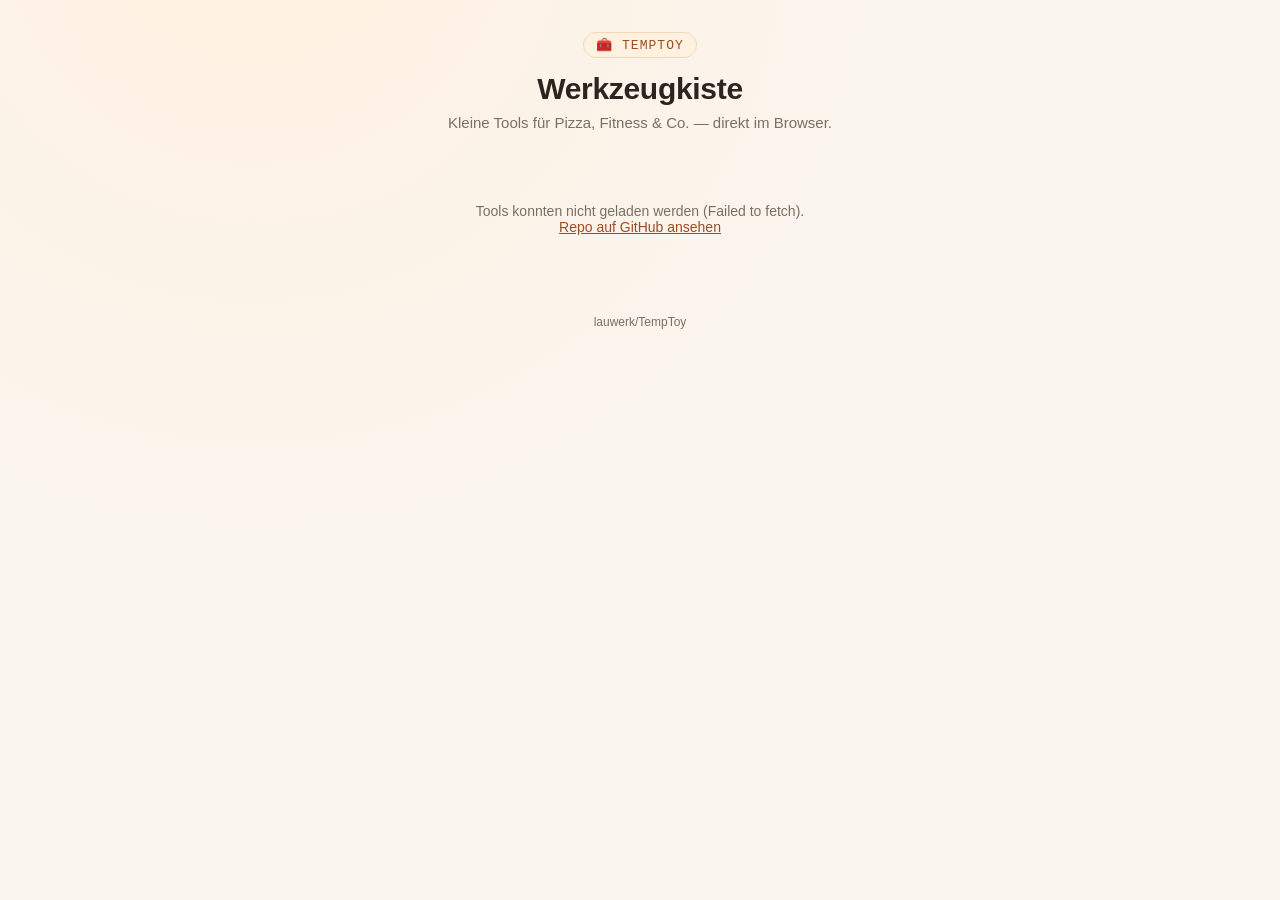
<file: index.html>
<!DOCTYPE html>
<html lang="de">
<head>
<meta charset="UTF-8">
<meta name="viewport" content="width=device-width, initial-scale=1.0">
<title>TempToy</title>
<link rel="icon" href="data:image/svg+xml,<svg xmlns=%22http://www.w3.org/2000/svg%22 viewBox=%220 0 100 100%22><text y=%22.9em%22 font-size=%2290%22>🧰</text></svg>">
<style>
  :root {
    --bg: #faf5ee;
    --card: #ffffff;
    --ink: #2b2420;
    --muted: #7a6f63;
    --accent: #c1622d;
    --accent-dark: #9c4d22;
    --border: #e8ddce;
  }
  * { box-sizing: border-box; }
  body {
    margin: 0;
    font-family: -apple-system, BlinkMacSystemFont, "Segoe UI", Roboto, sans-serif;
    background: radial-gradient(circle at 20% -10%, #fff1e0 0%, var(--bg) 45%);
    color: var(--ink);
    min-height: 100vh;
    padding: 32px 20px 60px;
  }
  header { max-width: 640px; margin: 0 auto 28px; text-align: center; }
  .wordmark {
    display: inline-flex; align-items: center; gap: 8px;
    font-family: "SF Mono", "Courier New", monospace;
    font-size: 13px; letter-spacing: 0.08em; text-transform: uppercase;
    color: var(--accent-dark); background: #fff1e0; border: 1px solid #f1d9b8;
    padding: 4px 12px; border-radius: 999px; margin-bottom: 14px;
  }
  h1 { margin: 0 0 8px; font-size: 30px; letter-spacing: -0.01em; }
  p.sub { margin: 0; color: var(--muted); font-size: 15px; }
  .grid { max-width: 640px; margin: 0 auto; display: grid; grid-template-columns: 1fr; gap: 14px; }
  @media (min-width: 560px) { .grid { grid-template-columns: 1fr 1fr; } }
  a.card {
    display: flex; align-items: flex-start; gap: 14px;
    background: var(--card); border: 1px solid var(--border); border-radius: 16px;
    padding: 18px; text-decoration: none; color: var(--ink);
    box-shadow: 0 1px 2px rgba(43,36,32,0.04);
    transition: transform 0.12s ease, box-shadow 0.12s ease, border-color 0.12s ease;
    -webkit-tap-highlight-color: transparent;
  }
  a.card:active { transform: scale(0.98); background: #fbf3ea; }
  @media (hover: hover) {
    a.card:hover { transform: translateY(-2px); box-shadow: 0 8px 20px rgba(43,36,32,0.08); border-color: #f1d9b8; }
  }
  .icon { font-size: 26px; line-height: 1; flex-shrink: 0; }
  .card-title { font-weight: 600; font-size: 16px; margin-bottom: 3px; }
  .card-desc { font-size: 13.5px; color: var(--muted); line-height: 1.4; }
  .arrow { margin-left: auto; color: var(--accent); font-size: 18px; align-self: center; flex-shrink: 0; }
  .empty {
    grid-column: 1 / -1; text-align: center; color: var(--muted);
    font-size: 14px; padding: 30px 10px;
  }
  .empty a { color: var(--accent-dark); }
  .skeleton {
    grid-column: 1 / -1; text-align: center; color: var(--muted); font-size: 14px; padding: 20px;
  }
  footer { max-width: 640px; margin: 36px auto 0; text-align: center; font-size: 12px; color: var(--muted); }
</style>
</head>
<body>
  <header>
    <div class="wordmark">🧰 TempToy</div>
    <h1>Werkzeugkiste</h1>
    <p class="sub">Kleine Tools für Pizza, Fitness &amp; Co. — direkt im Browser.</p>
  </header>

  <main class="grid" id="grid">
    <p class="skeleton">Lade Tools …</p>
  </main>

  <footer>lauwerk/TempToy</footer>

<script>
  const OWNER = "lauwerk";
  const REPO = "TempToy";
  const BRANCH = "main";

  function formatName(name) {
    return name.replace(/[-_]/g, " ").replace(/\b\w/g, c => c.toUpperCase());
  }

  function escapeHtml(str) {
    const div = document.createElement("div");
    div.textContent = str;
    return div.innerHTML;
  }

  function renderCard(tool) {
    return `
      <a class="card" href="${tool.folder}/">
        <span class="icon">${tool.icon}</span>
        <span>
          <span class="card-title">${escapeHtml(tool.title)}</span>
          ${tool.desc ? `<span class="card-desc">${escapeHtml(tool.desc)}</span>` : ""}
        </span>
        <span class="arrow">→</span>
      </a>`;
  }

  async function loadTools() {
    const grid = document.getElementById("grid");
    try {
      const res = await fetch(
        `https://api.github.com/repos/${OWNER}/${REPO}/contents/?ref=${BRANCH}`,
        { cache: "no-store" }
      );
      if (!res.ok) throw new Error("GitHub API: " + res.status);
      const entries = await res.json();
      const dirs = entries.filter(e => e.type === "dir");

      const results = await Promise.all(dirs.map(async (dir) => {
        try {
          const pageRes = await fetch(`${dir.name}/index.html`, { cache: "no-store" });
          if (!pageRes.ok) return null; // kein index.html -> kein Tool, überspringen
          const html = await pageRes.text();
          const doc = new DOMParser().parseFromString(html, "text/html");
          const title = doc.querySelector("title")?.textContent?.trim() || formatName(dir.name);
          const desc = doc.querySelector('meta[name="description"]')?.content?.trim() || "";
          const icon = doc.querySelector('meta[name="tool-icon"]')?.content?.trim() || "🔧";
          return { folder: dir.name, title, desc, icon };
        } catch {
          return null;
        }
      }));

      const tools = results.filter(Boolean).sort((a, b) => a.title.localeCompare(b.title, "de"));

      grid.innerHTML = tools.length
        ? tools.map(renderCard).join("")
        : `<p class="empty">Noch keine Tools gefunden.<br><a href="https://github.com/${OWNER}/${REPO}">Repo auf GitHub ansehen</a></p>`;

    } catch (err) {
      grid.innerHTML = `<p class="empty">Tools konnten nicht geladen werden (${escapeHtml(err.message)}).<br>
        <a href="https://github.com/${OWNER}/${REPO}">Repo auf GitHub ansehen</a></p>`;
    }
  }

  loadTools();
</script>
</body>
</html>
</file>
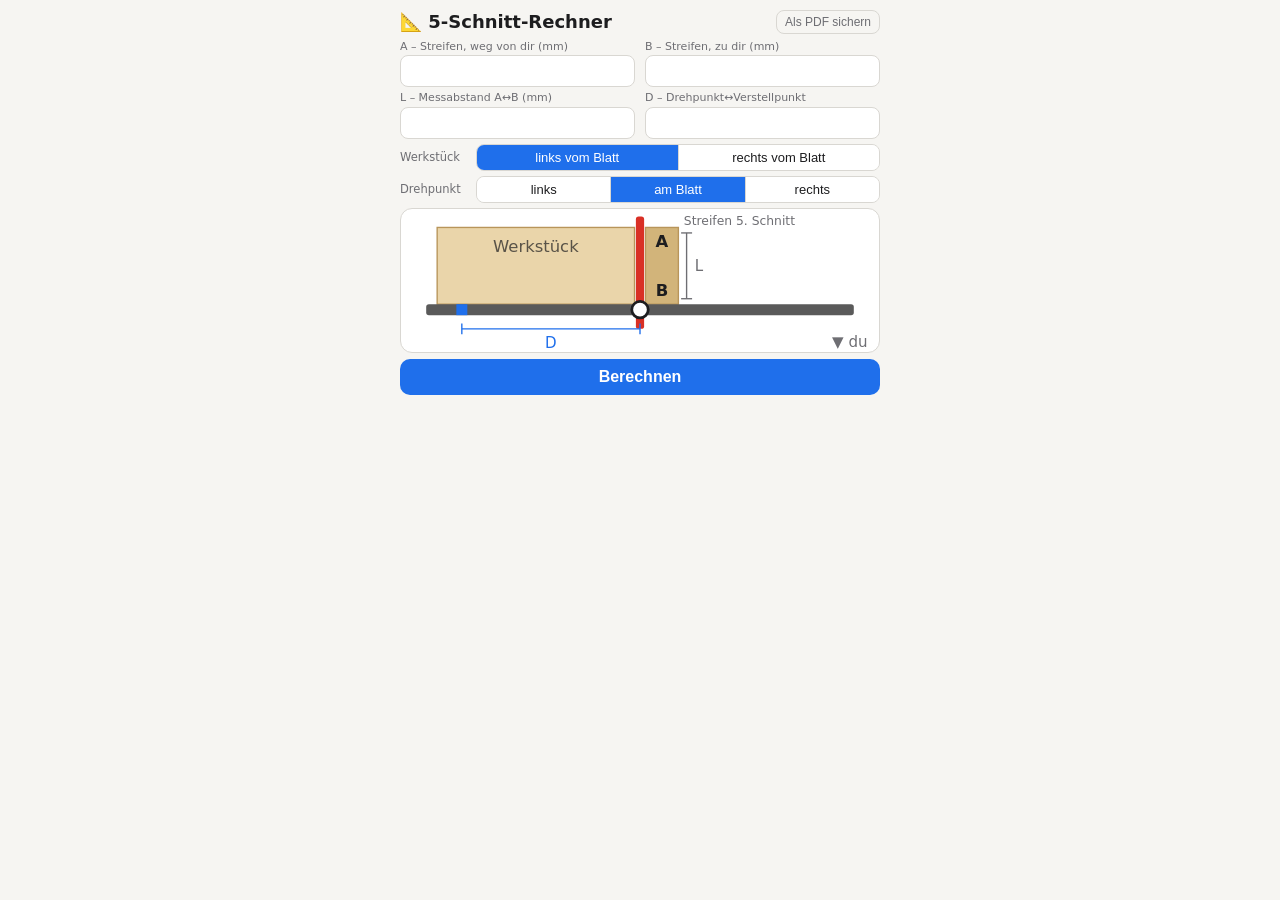
<file: 5-cut/index.html>
<!DOCTYPE html>
<html lang="de">
<head>
<meta charset="utf-8">
<meta name="viewport" content="width=device-width, initial-scale=1, viewport-fit=cover">
<title>5-Schnitt-Rechner</title>
<meta name="tool-icon" content="📐">
<link rel="stylesheet" href="../print.css" media="print">
<style>
:root{--bg:#f6f5f2;--card:#fff;--tx:#1d1d1f;--mu:#6e6e73;--ln:#d9d7d2;--ac:#1f6feb;--ok:#1a7f37;--bad:#c62828;--wood:#ead5aa;--woodln:#b8955a;--strip:#d2b47a;--fence:#5a5a5a;--blade:#d93025}
@media (prefers-color-scheme:dark){:root{--bg:#121212;--card:#1e1e1e;--tx:#f2f2f2;--mu:#9a9a9f;--ln:#333;--ac:#4c8dff;--ok:#3fb950;--bad:#ff6b6b;--wood:#6b5536;--woodln:#a88a5a;--strip:#8a6d42;--fence:#9a9a9a;--blade:#ff5a4f}}
*{box-sizing:border-box}
body{margin:0;background:var(--bg);color:var(--tx);font:15px/1.3 -apple-system,system-ui,sans-serif;padding:max(10px,env(safe-area-inset-top)) 14px 14px}
main{max-width:480px;margin:0 auto}
header{display:flex;justify-content:space-between;align-items:center;margin-bottom:6px}
h1{font-size:18px;margin:0}
.ghost{background:none;border:1px solid var(--ln);color:var(--mu);border-radius:8px;padding:4px 8px;font-size:12px}
.grid{display:grid;grid-template-columns:1fr 1fr;gap:4px 10px}
label{font-size:11px;white-space:nowrap;overflow:hidden;text-overflow:ellipsis;color:var(--mu);display:block}
input{width:100%;font-size:17px;padding:5px 8px;border:1px solid var(--ln);border-radius:8px;background:var(--card);color:var(--tx);margin-top:1px;-webkit-appearance:none}
.opt{display:flex;align-items:center;gap:8px;margin-top:5px}
.opt span{font-size:11.5px;color:var(--mu);width:68px;flex:none}
.seg{display:flex;flex:1;border:1px solid var(--ln);border-radius:8px;overflow:hidden}
.seg button{flex:1;border:0;background:var(--card);color:var(--tx);padding:5px 4px;font-size:13px}
.seg button+button{border-left:1px solid var(--ln)}
.seg button.on{background:var(--ac);color:#fff}
.calc{width:100%;margin-top:6px;padding:9px;font-size:16px;font-weight:600;border:0;border-radius:10px;background:var(--ac);color:#fff}
.card{background:var(--card);border:1px solid var(--ln);border-radius:12px;padding:6px 10px;margin-top:6px}
.big{font-size:21px;line-height:1.15;font-weight:700}
.sub{font-size:12.5px;color:var(--mu)}
.dir{font-size:13.5px;font-weight:600}
svg{display:block;width:100%;height:auto}
.inpic{margin-top:5px;padding:2px 6px}
.row svg{height:58px}
.row{display:grid;grid-template-columns:1fr 1fr;gap:8px}
.row .card{margin-top:0;padding:6px 8px}
.cap{font-size:12px;text-align:center;line-height:1.2}
.cap b{font-size:14px}
.err{color:var(--bad)}
.okc{color:var(--ok)}
.hint{font-size:11.5px;color:var(--mu);margin-top:8px;text-align:center}
.printdate{display:none}
@media print{.printdate{display:block;font-size:12px;color:#666}.ghost,.calc{display:none}}
</style>
</head>
<body>
<main>
<header>
  <h1>📐 5-Schnitt-Rechner</h1>
  <button class="ghost" onclick="window.print()">Als PDF sichern</button>
</header>
<p class="printdate" id="printdate"></p>

<div class="grid">
  <div><label for="a">A – Streifen, weg von dir (mm)</label><input id="a" type="text" inputmode="decimal" autocomplete="off"></div>
  <div><label for="b">B – Streifen, zu dir (mm)</label><input id="b" type="text" inputmode="decimal" autocomplete="off"></div>
  <div><label for="l">L – Messabstand A↔B (mm)</label><input id="l" type="text" inputmode="decimal" autocomplete="off"></div>
  <div><label for="d">D – Drehpunkt↔Verstellpunkt</label><input id="d" type="text" inputmode="decimal" autocomplete="off"></div>
</div>
<div class="opt"><span>Werkstück</span>
  <div class="seg" data-k="w"><button data-v="L">links vom Blatt</button><button data-v="R">rechts vom Blatt</button></div>
</div>
<div class="opt"><span>Drehpunkt</span>
  <div class="seg" data-k="p"><button data-v="L">links</button><button data-v="M">am Blatt</button><button data-v="R">rechts</button></div>
</div>
<div class="card inpic" id="inpic"></div>
<button class="calc" id="calc">Berechnen</button>

<div id="out"></div>
</main>

<script>
const KEY='temptoy-fivecut';
const F=['a','b','l','d'];
let st={a:'',b:'',l:'',d:'',w:'L',p:'M'};

function load(){
  let o=null;
  try{const m=location.hash.match(/s=([^&]+)/);if(m)o=JSON.parse(decodeURIComponent(escape(atob(m[1]))));}catch(e){}
  if(!o){try{const s=localStorage.getItem(KEY);if(s)o=JSON.parse(s);}catch(e){}}
  if(o)Object.assign(st,o);
  if(!['L','R'].includes(st.w))st.w='L';
  if(!['L','M','R'].includes(st.p))st.p='M';
}
function save(){
  const j=JSON.stringify(st);
  try{localStorage.setItem(KEY,j);}catch(e){}
  try{history.replaceState(null,'','#s='+btoa(unescape(encodeURIComponent(j))));}catch(e){}
}
const num=v=>parseFloat(String(v).trim().replace(',','.'));
const fmt=(x,n=4)=>x.toLocaleString('de-DE',{minimumFractionDigits:n,maximumFractionDigits:n});

// Seite des Verstellpunkts relativ zum Drehpunkt: +1 rechts, -1 links
function adjSide(w,p){return p==='L'?1:p==='R'?-1:(w==='L'?-1:1);}

/* Draufsicht: Sägeblatt senkrecht in der Mitte, Anschlag unten (bei dir),
   Werkstück auf gewählter Seite, Abschnittstreifen auf der anderen Seite. */
function sled(o){
  const inp=o.mode==='in', top=12, bx=170;
  const fy=inp?72:(o.up?78:52), H=inp?102:(o.up?96:100);
  const P={L:40,M:bx,R:300}[o.p];
  const s1=adjSide(o.w,o.p);
  const AX=o.p==='M'?(s1<0?40:300):(o.p==='L'?300:40);
  const wb=o.w==='L'?[22,bx-4]:[bx+4,318];
  const sb=o.w==='L'?[bx+4,bx+28]:[bx-28,bx-4];
  let s=`<svg viewBox="0 0 340 ${H}" role="img">
  <defs><marker id="ar${o.mode}" markerWidth="8" markerHeight="8" refX="4" refY="4" orient="auto"><path d="M0,0 L8,4 L0,8 z" fill="var(--ac)"/></marker></defs>
  <rect x="${wb[0]}" y="${top}" width="${wb[1]-wb[0]}" height="${fy-4-top}" fill="var(--wood)" stroke="var(--woodln)"/>
  <text x="${(wb[0]+wb[1])/2}" y="${top+18}" text-anchor="middle" font-size="12" fill="var(--tx)" opacity=".7">Werkstück</text>`;
  if(inp){
    const sx=(sb[0]+sb[1])/2, lx=o.w==='L'?sb[1]+10:sb[0]-10, la=o.w==='L'?'start':'end';
    s+=`<rect x="${sb[0]}" y="${top}" width="${sb[1]-sb[0]}" height="${fy-4-top}" fill="var(--strip)" stroke="var(--woodln)"/>
    <text x="${sx}" y="${top+14}" text-anchor="middle" font-size="12" font-weight="700" fill="var(--tx)">A</text>
    <text x="${sx}" y="${fy-10}" text-anchor="middle" font-size="12" font-weight="700" fill="var(--tx)">B</text>
    <line x1="${lx-4}" y1="${top+4}" x2="${lx-4}" y2="${fy-8}" stroke="var(--mu)" stroke-width="1"/>
    <line x1="${lx-8}" y1="${top+4}" x2="${lx}" y2="${top+4}" stroke="var(--mu)"/>
    <line x1="${lx-8}" y1="${fy-8}" x2="${lx}" y2="${fy-8}" stroke="var(--mu)"/>
    <text x="${o.w==='L'?lx+2:lx-10}" y="${(top+fy)/2+2}" text-anchor="${la}" font-size="11" fill="var(--mu)">L</text>
    <text x="${o.w==='L'?sb[1]+4:sb[0]-4}" y="${top-2}" text-anchor="${o.w==='L'?'start':'end'}" font-size="9" fill="var(--mu)">Streifen 5. Schnitt</text>`;
  }
  s+=`<rect x="${bx-3}" y="4" width="6" height="${fy+10}" fill="var(--blade)" rx="2"/>
  <rect x="14" y="${fy-4}" width="312" height="8" fill="var(--fence)" rx="2"/>`;
  if(inp){
    const dy=fy+14, mx=(P+AX)/2;
    s+=`<line x1="${P}" y1="${dy}" x2="${AX}" y2="${dy}" stroke="var(--ac)"/>
    <line x1="${P}" y1="${dy-4}" x2="${P}" y2="${dy+4}" stroke="var(--ac)"/>
    <line x1="${AX}" y1="${dy-4}" x2="${AX}" y2="${dy+4}" stroke="var(--ac)"/>
    <text x="${mx}" y="${dy+14}" text-anchor="middle" font-size="11" fill="var(--ac)">D</text>
    <rect x="${AX-4}" y="${fy-4}" width="8" height="8" fill="var(--ac)"/>`;
  }else{
    const gy=o.up?fy-14:fy+14, ay2=o.up?fy-36:fy+34;
    const tx=AX<150?AX+10:AX-10, ta=AX<150?'start':'end';
    s+=`<line x1="${P}" y1="${fy}" x2="${AX}" y2="${gy}" stroke="var(--ac)" stroke-width="2" stroke-dasharray="5 4"/>
    <line x1="${AX}" y1="${fy}" x2="${AX}" y2="${ay2}" stroke="var(--ac)" stroke-width="3" marker-end="url(#ar${o.mode})"/>
    <text x="${tx}" y="${o.up?fy-20:fy+28}" text-anchor="${ta}" font-size="13" font-weight="700" fill="var(--ac)">${o.txt}</text>`;
  }
  s+=`<circle cx="${P}" cy="${fy}" r="6" fill="var(--card)" stroke="var(--tx)" stroke-width="2"/>
  <text x="336" y="${H-3}" text-anchor="end" font-size="11" fill="var(--mu)">▼ du</text>
  </svg>`;
  return s;
}

function devSvg(obtuse,w){
  const X=x=>w==='L'?x:160-x;
  const s=obtuse?20:-20, e=108+s;
  return `<svg viewBox="0 0 160 105" role="img" aria-label="Winkelabweichung">
  <polygon points="${X(12)},92 ${X(108)},92 ${X(e)},18 ${X(12)},18" fill="var(--wood)" stroke="var(--woodln)"/>
  <line x1="${X(108)}" y1="92" x2="${X(108)}" y2="10" stroke="var(--mu)" stroke-dasharray="3 3"/>
  <line x1="${X(108)}" y1="92" x2="${X(e)}" y2="18" stroke="var(--bad)" stroke-width="2.5"/>
  <rect x="${w==='L'?4:36}" y="92" width="120" height="8" fill="var(--fence)" rx="1"/>
  <line x1="${X(108)}" y1="14" x2="${X(e)}" y2="14" stroke="var(--bad)" stroke-width="1.5"/>
  <text x="${X(108+s/2)}" y="10" text-anchor="middle" font-size="10" fill="var(--bad)">Δ</text>
  <text x="${X(100)}" y="88" text-anchor="${w==='L'?'end':'start'}" font-size="9" fill="var(--mu)">${obtuse?'&gt; 90°':'&lt; 90°'}</text>
</svg>`;
}

function paint(){
  document.querySelectorAll('.seg').forEach(g=>g.querySelectorAll('button').forEach(b=>b.classList.toggle('on',b.dataset.v===st[g.dataset.k])));
  document.getElementById('inpic').innerHTML=sled({mode:'in',w:st.w,p:st.p});
}

function calc(){
  const A=num(st.a),B=num(st.b),L=num(st.l),D=num(st.d);
  const out=document.getElementById('out');
  if([A,B,L,D].some(isNaN)){out.innerHTML='<p class="hint err">Bitte alle vier Werte eingeben.</p>';return;}
  if(L<=0||D<=0){out.innerHTML='<p class="hint err">L und D müssen größer 0 sein.</p>';return;}
  const delta=B-A;                 // >0: Streifen am Anschlag (bei dir) breiter
  const t=delta/(4*L);             // tan(Winkelfehler je Schnitt)
  const eDeg=Math.atan(t)*180/Math.PI;
  const phi=(st.w==='L'?1:-1)*t;   // Verdrehung Anschlag, gegen Uhrzeiger (von oben) positiv
  const s1=adjSide(st.w,st.p);
  const dy=s1*D*(-phi);            // >0: Verstellpunkt von dir weg
  const adj=Math.abs(dy);
  const d100=Math.abs(100*t), d1000=Math.abs(1000*t);
  if(adj<0.00005&&d1000<0.00005){
    out.innerHTML='<div class="card"><div class="big okc">✓ 90° – passt</div><div class="sub">Keine messbare Abweichung, nichts verstellen.</div></div>';return;
  }
  const up=dy>0;
  const obtuse=delta>0;            // Winkel am Werkstück > 90°
  const endName=s1>0?'Rechtes Anschlagende':'Linkes Anschlagende';
  const dirTxt=up?'von dir weg':'zu dir hin';
  out.innerHTML=`
  <div class="card">
    <div class="sub">Anschlag verstellen um</div>
    <div class="big">${fmt(adj)} mm</div>
    <div class="dir">${endName} ${dirTxt}</div>
    ${sled({mode:'out',w:st.w,p:st.p,up,txt:fmt(adj)+' mm'})}
    <div class="sub">Winkel jetzt ${fmt(90+eDeg)}° · überhöht dargestellt</div>
  </div>
  <div class="card" style="padding:6px 8px 8px">
    <div class="sub" style="margin-bottom:4px">Abweichung von 90° – Kante läuft ${obtuse?'nach außen (stumpf)':'nach innen (spitz)'}</div>
    <div class="row">
      <div class="card">${devSvg(obtuse,st.w)}<div class="cap">auf 100 mm<br><b>${fmt(d100)} mm</b></div></div>
      <div class="card">${devSvg(obtuse,st.w)}<div class="cap">auf 1000 mm<br><b>${fmt(d1000)} mm</b></div></div>
    </div>
  </div>`;
}

load();
F.forEach(k=>{const el=document.getElementById(k);el.value=st[k]||'';
  el.addEventListener('input',()=>{st[k]=el.value;save();});});
document.querySelectorAll('.seg').forEach(g=>g.querySelectorAll('button').forEach(b=>b.addEventListener('click',()=>{st[g.dataset.k]=b.dataset.v;paint();save();})));
paint();
document.getElementById('calc').addEventListener('click',()=>{document.activeElement.blur();calc();});
document.getElementById('printdate').textContent='Stand: '+new Date().toLocaleString('de-DE');
</script>
</body>
</html>
</file>
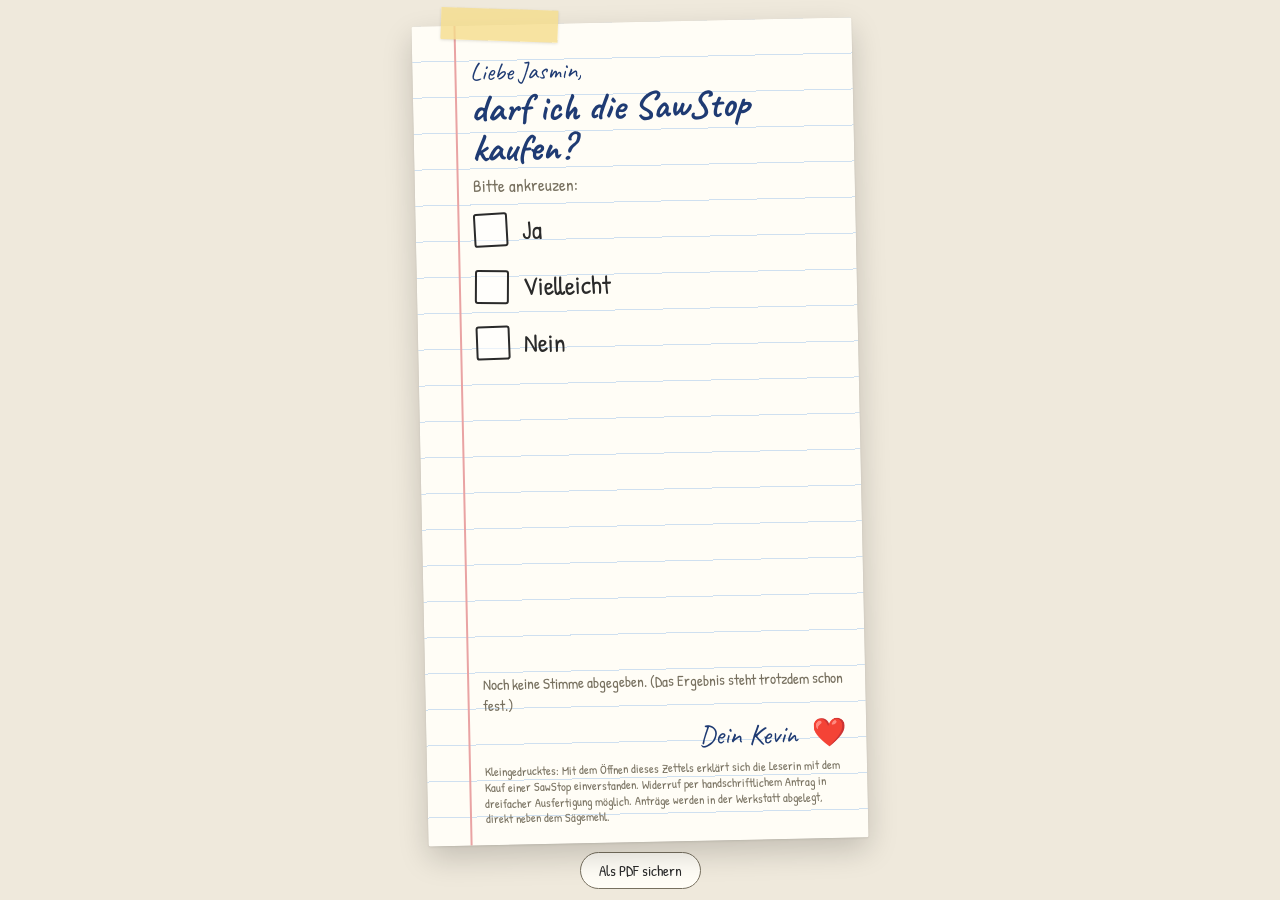
<file: choice/index.html>
<!DOCTYPE html>
<html lang="de">
<head>
<meta charset="utf-8">
<meta name="viewport" content="width=device-width, initial-scale=1, viewport-fit=cover">
<title>Choice</title>
<meta name="tool-icon" content="🪚">
<link rel="stylesheet" href="../print.css" media="print">
<link rel="preconnect" href="https://fonts.googleapis.com">
<link rel="preconnect" href="https://fonts.gstatic.com" crossorigin>
<link href="https://fonts.googleapis.com/css2?family=Caveat:wght@500;700&family=Patrick+Hand&display=swap" rel="stylesheet">
<style>
  :root{
    --bg:#efe9dc; --paper:#fffdf6; --line:#cfe0f0; --margin:#e9a3a3;
    --ink:#1f3b73; --pencil:#2a2a2a; --red:#d23a3a; --muted:#77705f;
    --tape:rgba(245,222,140,.8);
    font-size:15px;
    font-size:clamp(13px, 2.3svh, 18px);
  }
  @media (prefers-color-scheme: dark){
    :root:not([data-theme="light"]){ --bg:#1d1c1a; }
  }
  :root[data-theme="dark"]{ --bg:#1d1c1a; }
  *{box-sizing:border-box}
  html{height:100%}
  body{
    margin:0;height:100%;height:100svh;overflow:hidden;
    background:var(--bg);
    font-family:'Patrick Hand','Comic Sans MS','Segoe Print',cursive,sans-serif;
    color:var(--pencil);
    display:flex;flex-direction:column;align-items:center;
    padding:calc(env(safe-area-inset-top,0px) + 1.2rem) .9rem calc(env(safe-area-inset-bottom,0px) + .6rem);
  }
  body.m1{--tape-x:20%} body.m2{--tape-x:50%} body.m3{--tape-x:80%}

  .note{
    position:relative;flex:1;min-height:0;width:100%;max-width:440px;
    display:flex;flex-direction:column;
    background:
      linear-gradient(to right, transparent 2.35rem, var(--margin) 2.35rem, var(--margin) calc(2.35rem + 2px), transparent calc(2.35rem + 2px)),
      repeating-linear-gradient(var(--paper) 0 calc(2rem - 1px), var(--line) calc(2rem - 1px) 2rem);
    background-color:var(--paper);
    padding:1.7rem 1.1rem 1rem 3.2rem;
    transform:rotate(-1.2deg);
    box-shadow:0 1px 2px rgba(0,0,0,.08),0 12px 30px rgba(0,0,0,.18);
    border-radius:2px;
  }
  .note::after{
    content:"";position:absolute;top:-.9rem;left:var(--tape-x,50%);width:6.5rem;height:1.8rem;
    transform:translateX(-50%) rotate(3deg);background:var(--tape);
    box-shadow:0 1px 3px rgba(0,0,0,.12);pointer-events:none;
    transition:left .6s cubic-bezier(.5,1.6,.5,1);
  }
  .hi{font-family:'Caveat',cursive;font-size:1.4rem;color:var(--ink);margin:0}
  h1{font-family:'Caveat',cursive;font-weight:700;font-size:2.15rem;line-height:1.02;color:var(--ink);margin:.1rem 0 .3rem}
  .hint{margin:0 0 .5rem;color:var(--muted);font-size:.95rem}

  .opts{display:flex;flex-direction:column;gap:.45rem;position:relative}
  .opt{
    --s:1;
    display:flex;align-items:center;gap:.8rem;min-height:2.7rem;
    background:none;border:0;padding:.2rem 0;cursor:pointer;
    font:inherit;color:var(--pencil);text-align:left;white-space:nowrap;
    font-size:calc(1.45rem * var(--s));
    transition:font-size .35s ease, transform .35s ease;
    -webkit-tap-highlight-color:transparent;touch-action:manipulation;
    -webkit-user-select:none;user-select:none;
  }
  .box{
    position:relative;flex:none;width:1.9rem;height:1.9rem;
    border:2.5px solid var(--pencil);border-radius:3px;
    transform:rotate(-2deg);background:rgba(255,255,255,.6);
  }
  .opt:nth-child(2) .box{transform:rotate(1.5deg)}
  .opt:nth-child(3) .box{transform:rotate(-1deg)}
  .box svg{position:absolute;inset:-6px;width:calc(100% + 12px);height:calc(100% + 12px);overflow:visible;pointer-events:none}
  .box path{fill:none;stroke:var(--red);stroke-width:4.5;stroke-linecap:round;stroke-dasharray:50;stroke-dashoffset:50}
  .box.checked path:nth-child(1){animation:draw .22s ease-out forwards}
  .box.checked path:nth-child(2){animation:draw .22s ease-out .2s forwards}
  @keyframes draw{to{stroke-dashoffset:0}}
  .lbl{display:inline-block}
  .lbl.flip{animation:flip .3s ease-in-out}
  @keyframes flip{0%{transform:rotateX(0)}50%{transform:rotateX(90deg)}100%{transform:rotateX(0)}}
  .shake{animation:shake .4s}
  @keyframes shake{0%,100%{margin-left:0}20%{margin-left:-6px}40%{margin-left:6px}60%{margin-left:-4px}80%{margin-left:3px}}

  /* Modus 3: Spielfeld */
  body.m3 .opts{flex:1;min-height:9.5rem;display:block}
  body.m3 .opt{position:absolute;transition:none}
  .jump{animation:jump .25s ease-out}
  @keyframes jump{from{opacity:0;transform:scale(.6)}to{opacity:1;transform:none}}

  #msg{
    flex:1;min-height:2.4em;
    font-family:'Caveat',cursive;font-size:1.4rem;line-height:1.12;color:var(--ink);
    margin:.6rem 0 .2rem;
  }
  body.m3 #msg{flex:none;height:3.4em;min-height:0;overflow:hidden}
  body.m3 #stats{height:2.5em;overflow:hidden}
  #msg.pop{animation:pop .35s ease-out}
  @keyframes pop{from{opacity:0;transform:translateY(6px) rotate(-1deg)}to{opacity:1;transform:none}}
  #stats{font-size:.85rem;color:var(--muted);margin:0 0 .3rem}
  .sig{font-family:'Caveat',cursive;font-size:1.55rem;color:var(--ink);text-align:right;margin:0}
  #secret{
    display:inline-block;padding:.2rem .35rem;margin:-.2rem -.35rem -.2rem 0;cursor:default;
    -webkit-tap-highlight-color:transparent;touch-action:manipulation;
    -webkit-user-select:none;user-select:none;
  }
  .fine{margin:.4rem 0 0;font-size:.68rem;line-height:1.3;color:var(--muted)}
  .actions{margin-top:.55rem;flex:none}
  .actions button{
    font:inherit;font-size:.85rem;padding:.4rem 1rem;border-radius:999px;
    border:1.5px solid var(--muted);background:var(--paper);color:var(--pencil);cursor:pointer;
  }
  .fx{position:fixed;pointer-events:none;font-size:1.5rem;z-index:10;animation:fly 1.1s ease-out forwards}
  @keyframes fly{to{transform:translate(var(--dx),var(--dy)) rotate(var(--r));opacity:0}}
  #printDate{display:none}
  @media print{
    body{background:#fff;padding:0;height:auto;overflow:visible}
    .actions,.fx{display:none!important}
    .note{transform:none;box-shadow:none}
    body.m3 .opts{display:flex}
    body.m3 .opt{position:static}
    #printDate{display:block;margin-top:10px;font-size:.9rem;color:#444}
  }
</style>
</head>
<body class="m1">
<script>
window.onerror = function (m, s, l, c) {
  var d = document.createElement("div");
  d.style.cssText = "background:#c00;color:#fff;padding:10px;font:14px monospace;margin:8px 0;position:relative;z-index:99";
  d.textContent = "Fehler: " + m + " (Zeile " + l + ":" + c + ")";
  document.body.insertBefore(d, document.body.firstChild);
};
</script>

<main class="note">
  <p class="hi">Liebe Jasmin,</p>
  <h1>darf ich die SawStop kaufen?</h1>
  <p class="hint">Bitte ankreuzen:</p>

  <div class="opts" id="opts">
    <button type="button" class="opt"><span class="box"><svg viewBox="0 0 40 40"><path d="M6 7 L34 33"/><path d="M33 6 L8 34"/></svg></span><span class="lbl">Ja</span></button>
    <button type="button" class="opt"><span class="box"><svg viewBox="0 0 40 40"><path d="M6 7 L34 33"/><path d="M33 6 L8 34"/></svg></span><span class="lbl">Vielleicht</span></button>
    <button type="button" class="opt"><span class="box"><svg viewBox="0 0 40 40"><path d="M6 7 L34 33"/><path d="M33 6 L8 34"/></svg></span><span class="lbl">Nein</span></button>
  </div>

  <p id="msg"></p>
  <p id="stats"></p>
  <p class="sig">Dein Kevin <span id="secret">❤️</span></p>

  <p class="fine">
    Kleingedrucktes: Mit dem Öffnen dieses Zettels erklärt sich die Leserin mit dem Kauf einer SawStop
    einverstanden. Widerruf per handschriftlichem Antrag in dreifacher Ausfertigung möglich.
    Anträge werden in der Werkstatt abgelegt, direkt neben dem Sägemehl.
  </p>
  <p id="printDate"></p>
</main>

<div class="actions">
  <button type="button" id="printBtn">Als PDF sichern</button>
</div>

<script>
(function () {
  var MSGS = {
    ja: [
      "Wusste ich es doch! 🥰",
      "Ein klares Ja. Ich hab es jetzt schriftlich.",
      "Ja! Schon wieder! Du bist die Allerbeste.",
      "Ja-Stimme Nr. {n} ordnungsgemäß erfasst. ✅",
      "So viel Zustimmung, ich werd ganz verlegen."
    ],
    vielleicht: [
      "Vielleicht wurde automatisch in Ja übersetzt. 😇",
      "Vielleicht ist nur ein Ja, das noch Kaffee braucht. ☕",
      "Ich werte das mal als enthusiastisches Ja.",
      "Vielleicht = Ja mit Bedenkzeit. Bedenkzeit ist abgelaufen.",
      "Das System kennt nur zwei Zustände: Ja und gleich Ja."
    ],
    nein: [
      "Hoppla, da ist dein Finger verrutscht. Ich hab es korrigiert. 😉",
      "Nein? Die Autokorrektur sagt: Ja.",
      "Das Nein-Kästchen ist leider defekt. Techniker ist informiert. 🔧",
      "Die SawStop stoppt ein Sägeblatt in 5 Millisekunden. Dieses Nein wurde schneller gestoppt.",
      "Meine zehn Finger haben auch abgestimmt: 10 zu 0 für Ja. 🖐️🖐️",
      "Die SawStop erkennt ein Würstchen am Blatt. Ich erkenne ein Ja, wenn ich eins sehe. 🌭",
      "Nein wurde als Tippfehler erkannt. Kann jedem mal passieren."
    ],
    swap: [
      "Huch? Da stand doch Ja. Schau nochmal genau hin. 😇",
      "Du hast exakt auf Ja getippt. Ich hab es genau gesehen.",
      "Die Kästchen sortieren sich selbst. Moderne Technik. 🤖",
      "Interessant: Egal wo du tippst, da steht Ja.",
      "Ja wandert immer dahin, wo dein Herz hintippt. ❤️",
      "Das war so gewollt. Also von mir."
    ],
    dodge: [
      "Zu langsam! 😜",
      "Fast! Aber nur fast.",
      "Diese Option ist gerade nicht erreichbar. Versuch es mal mit Ja.",
      "Nein ist heute im Homeoffice. 🏠",
      "Die SawStop ist schnell. Diese Knöpfe auch.",
      "Fangen spielen? Ja wartet ganz geduldig auf dich.",
      "Tipp: Das große Kästchen läuft nicht weg."
    ]
  };
  var NEIN_LABELS = ["Nein", "Nein", "Nein", "Nein (nicht empfohlen)", "Nein (wirklich?)", "Nö?", "nein ...", "(nein)"];
  var TEXT = { ja: "Ja", vielleicht: "Vielleicht" };
  var DEFAULT_ORDER = ["ja", "vielleicht", "nein"];

  function $(s) { return document.querySelector(s); }
  var body = document.body, field = $("#opts"), msg = $("#msg"), stats = $("#stats");
  var btns = Array.prototype.slice.call(document.querySelectorAll(".opt"));

  var mode = 1, votes = 0, dodges = 0, idx = {}, busy = false, lastDodge = 0;
  var order = DEFAULT_ORDER.slice();

  try {
    mode = parseInt(localStorage.getItem("choice_mode") || "1", 10) || 1;
    votes = parseInt(localStorage.getItem("choice_votes") || "0", 10) || 0;
    dodges = parseInt(localStorage.getItem("choice_dodges") || "0", 10) || 0;
  } catch (e) {}
  if (mode < 1 || mode > 3) mode = 1;

  function save() {
    try {
      localStorage.setItem("choice_mode", String(mode));
      localStorage.setItem("choice_votes", String(votes));
      localStorage.setItem("choice_dodges", String(dodges));
    } catch (e) {}
  }

  function labelOf(b) { return order[btns.indexOf(b)]; }
  function btnOf(label) { return btns[order.indexOf(label)]; }
  function boxOf(b) { return b.querySelector(".box"); }

  function renderLabels() {
    btns.forEach(function (b, i) {
      var l = order[i];
      b.querySelector(".lbl").textContent =
        l === "nein" ? NEIN_LABELS[Math.min(votes, NEIN_LABELS.length - 1)] : TEXT[l];
      var s = 1;
      if (l === "ja") s = Math.min(1.3, 1 + votes * 0.04);
      if (l === "nein") s = Math.max(0.6, 1 - votes * 0.05);
      b.style.setProperty("--s", s.toFixed(3));
    });
    if (mode === 3) keepAllInside();
  }

  function renderStats() {
    if (votes === 0 && dodges === 0) {
      stats.textContent = "Noch keine Stimme abgegeben. (Das Ergebnis steht trotzdem schon fest.)";
    } else if (mode === 3) {
      stats.textContent = "Zustimmungsquote: 100 % · " + votes + "x Ja · " + dodges + "x daneben getippt";
    } else {
      stats.textContent = "Zustimmungsquote: 100 % · " + votes + " von " + votes + " Stimmen für Ja";
    }
  }

  function clearChecks() { btns.forEach(function (b) { boxOf(b).classList.remove("checked"); }); }

  function checkBtn(getBtn, delay) {
    setTimeout(function () {
      var box = boxOf(getBtn());
      clearChecks();
      void box.offsetWidth;
      box.classList.add("checked");
      burst(box);
    }, delay);
  }

  function burst(box) {
    var r = box.getBoundingClientRect();
    var cx = r.left + r.width / 2, cy = r.top + r.height / 2;
    var icons = ["❤️", "🪚", "✨", "🌭", "💕", "🪵"];
    for (var i = 0; i < 10; i++) {
      var s = document.createElement("span");
      s.className = "fx";
      s.textContent = icons[Math.floor(Math.random() * icons.length)];
      s.style.left = (cx - 12) + "px";
      s.style.top = (cy - 12) + "px";
      var a = Math.random() * Math.PI * 2, d = 60 + Math.random() * 90;
      s.style.setProperty("--dx", (Math.cos(a) * d) + "px");
      s.style.setProperty("--dy", (Math.sin(a) * d - 30) + "px");
      s.style.setProperty("--r", (Math.random() * 360 - 180) + "deg");
      document.body.appendChild(s);
      (function (el) { setTimeout(function () { el.remove(); }, 1200); })(s);
    }
  }

  function say(key) {
    var list = MSGS[key];
    idx[key] = idx[key] || 0;
    var text = list[idx[key] % list.length].replace("{n}", votes);
    idx[key]++;
    msg.classList.remove("pop");
    void msg.offsetWidth;
    msg.textContent = text;
    msg.classList.add("pop");
  }

  function shake(b) {
    b.classList.remove("shake");
    void b.offsetWidth;
    b.classList.add("shake");
  }

  /* ---------- Modus 3: Ausweichen (jede Option in eigener Zeile, nie überlappend) ---------- */
  var rows = {}, xs = {};

  function remPx() { return parseFloat(getComputedStyle(document.documentElement).fontSize) || 15; }
  function rowCount() { return Math.max(3, Math.floor(field.clientHeight / (remPx() * 3.1))); }
  function rowHeight() { return field.clientHeight / rowCount(); }

  function setX(b, x) {
    var maxX = Math.max(0, field.clientWidth - b.offsetWidth);
    var v = Math.round(Math.min(Math.max(0, x), maxX));
    xs[btns.indexOf(b)] = v;
    b.style.left = v + "px";
  }

  function layoutRows() {
    if (mode !== 3) return;
    var n = rowCount(), rh = rowHeight();
    var used = {};
    btns.forEach(function (b) {
      var r = rows[btns.indexOf(b)];
      if (r === undefined || r >= n || used[r]) {
        for (var k = 0; k < n; k++) { if (!used[k]) { r = k; break; } }
      }
      used[r] = true;
      rows[btns.indexOf(b)] = r;
      b.style.top = Math.round(r * rh + (rh - b.offsetHeight) / 2) + "px";
      setX(b, xs[btns.indexOf(b)] || 0);
    });
  }
  function keepAllInside() { layoutRows(); }

  function placeAll() {
    if (mode !== 3) return;
    var n = rowCount(), pool = [];
    for (var k = 0; k < n; k++) pool.push(k);
    for (var t = pool.length - 1; t > 0; t--) { var q = Math.floor(Math.random() * (t + 1)); var tmp = pool[t]; pool[t] = pool[q]; pool[q] = tmp; }
    rows = {}; xs = {};
    btns.forEach(function (b, i) {
      rows[i] = pool[i];
      setX(b, Math.random() * (field.clientWidth - b.offsetWidth));
    });
    layoutRows();
  }

  function placeFree(b, px, py) {
    var n = rowCount(), rh = rowHeight();
    var fr = field.getBoundingClientRect();
    var ly = py - fr.top, lx = px - fr.left;
    var me = btns.indexOf(b), taken = {};
    btns.forEach(function (o, i) { if (i !== me) taken[rows[i]] = true; });
    var free = [];
    for (var k = 0; k < n; k++) { if (!taken[k] && k !== rows[me]) free.push(k); }
    if (free.length) {
      var far = free.filter(function (k) { return Math.abs((k + 0.5) * rh - ly) >= rh * 1.5; });
      var pick = far.length ? far : free;
      if (!far.length) pick.sort(function (x, y) { return Math.abs((y + 0.5) * rh - ly) - Math.abs((x + 0.5) * rh - ly); });
      rows[me] = far.length ? pick[Math.floor(Math.random() * pick.length)] : pick[0];
      setX(b, Math.random() * (field.clientWidth - b.offsetWidth));
    } else {
      setX(b, lx < field.clientWidth / 2 ? field.clientWidth : 0);
    }
    layoutRows();
  }

  function dodge(b, px, py) {
    placeFree(b, px, py);
    b.classList.remove("jump");
    void b.offsetWidth;
    b.classList.add("jump");
    lastDodge = Date.now();
    dodges++;
    say("dodge");
    renderStats();
    save();
  }

  if (window.ResizeObserver) new ResizeObserver(function () { layoutRows(); }).observe(field);

  /* ---------- Klicks ---------- */
  btns.forEach(function (b) {
    b.addEventListener("pointerdown", function (e) {
      if (mode === 3 && labelOf(b) !== "ja") {
        e.preventDefault();
        dodge(b, e.clientX, e.clientY);
      }
    });
    b.addEventListener("pointerenter", function (e) {
      if (mode === 3 && e.pointerType === "mouse" && labelOf(b) !== "ja") dodge(b, e.clientX, e.clientY);
    });
    b.addEventListener("click", function () {
      var l = labelOf(b);

      if (mode === 3 && l !== "ja") {
        if (Date.now() - lastDodge > 600) {
          var r = b.getBoundingClientRect();
          dodge(b, r.left + r.width / 2, r.top + r.height / 2);
        }
        return;
      }
      if (busy) return;
      votes++;

      if (mode === 2 && l !== "ja") {
        busy = true;
        var oldJa = btnOf("ja");
        var i = btns.indexOf(b), j = btns.indexOf(oldJa);
        b.querySelector(".lbl").classList.remove("flip");
        oldJa.querySelector(".lbl").classList.remove("flip");
        void b.offsetWidth;
        b.querySelector(".lbl").classList.add("flip");
        oldJa.querySelector(".lbl").classList.add("flip");
        setTimeout(function () {
          order[j] = l;
          order[i] = "ja";
          renderLabels();
        }, 150);
        checkBtn(function () { return btnOf("ja"); }, 330);
        say("swap");
        setTimeout(function () { busy = false; }, 450);
      } else {
        if (l !== "ja") shake(b);
        renderLabels();
        checkBtn(function () { return btnOf("ja"); }, l === "ja" ? 0 : 300);
        say(l);
        if (mode === 1 && votes >= 6) {
          var dx = Math.round((Math.random() * 2 - 1) * 26);
          var rot = (Math.random() * 6 - 3).toFixed(1);
          btnOf("nein").style.transform = "translateX(" + dx + "px) rotate(" + rot + "deg)";
        }
      }
      save();
      renderStats();
    });
  });

  /* ---------- Geheimer Schalter: 3x schnell aufs Herz tippen ---------- */
  function setMode(m) {
    mode = m;
    body.className = "m" + m;
    votes = 0; dodges = 0; idx = {}; busy = false;
    order = DEFAULT_ORDER.slice();
    clearChecks();
    rows = {}; xs = {};
    btns.forEach(function (b) {
      b.style.left = ""; b.style.top = ""; b.style.transform = "";
      b.classList.remove("shake");
      b.classList.remove("jump");
    });
    msg.textContent = "";
    msg.classList.remove("pop");
    renderLabels();
    renderStats();
    save();
    if (m === 3) setTimeout(placeAll, 30);
  }

  var taps = [];
  $("#secret").addEventListener("click", function () {
    var now = Date.now();
    taps = taps.filter(function (t) { return now - t < 900; });
    taps.push(now);
    if (taps.length >= 3) {
      taps = [];
      setMode(mode % 3 + 1);
    }
  });

  $("#printBtn").addEventListener("click", function () { window.print(); });

  /* ---------- Start ---------- */
  body.className = "m" + mode;
  renderLabels();
  renderStats();
  if (votes > 0) boxOf(btnOf("ja")).classList.add("checked");
  if (mode === 3) {
    placeAll();
    if (document.fonts && document.fonts.ready) document.fonts.ready.then(placeAll);
  }
  window.addEventListener("resize", function () { if (mode === 3) layoutRows(); });

  var now = new Date();
  $("#printDate").textContent =
    "Zustimmung rechtsverbindlich dokumentiert am " +
    now.toLocaleDateString("de-DE") + " um " +
    now.toLocaleTimeString("de-DE", { hour: "2-digit", minute: "2-digit" }) + " Uhr.";
})();
</script>
</body>
</html>
</file>
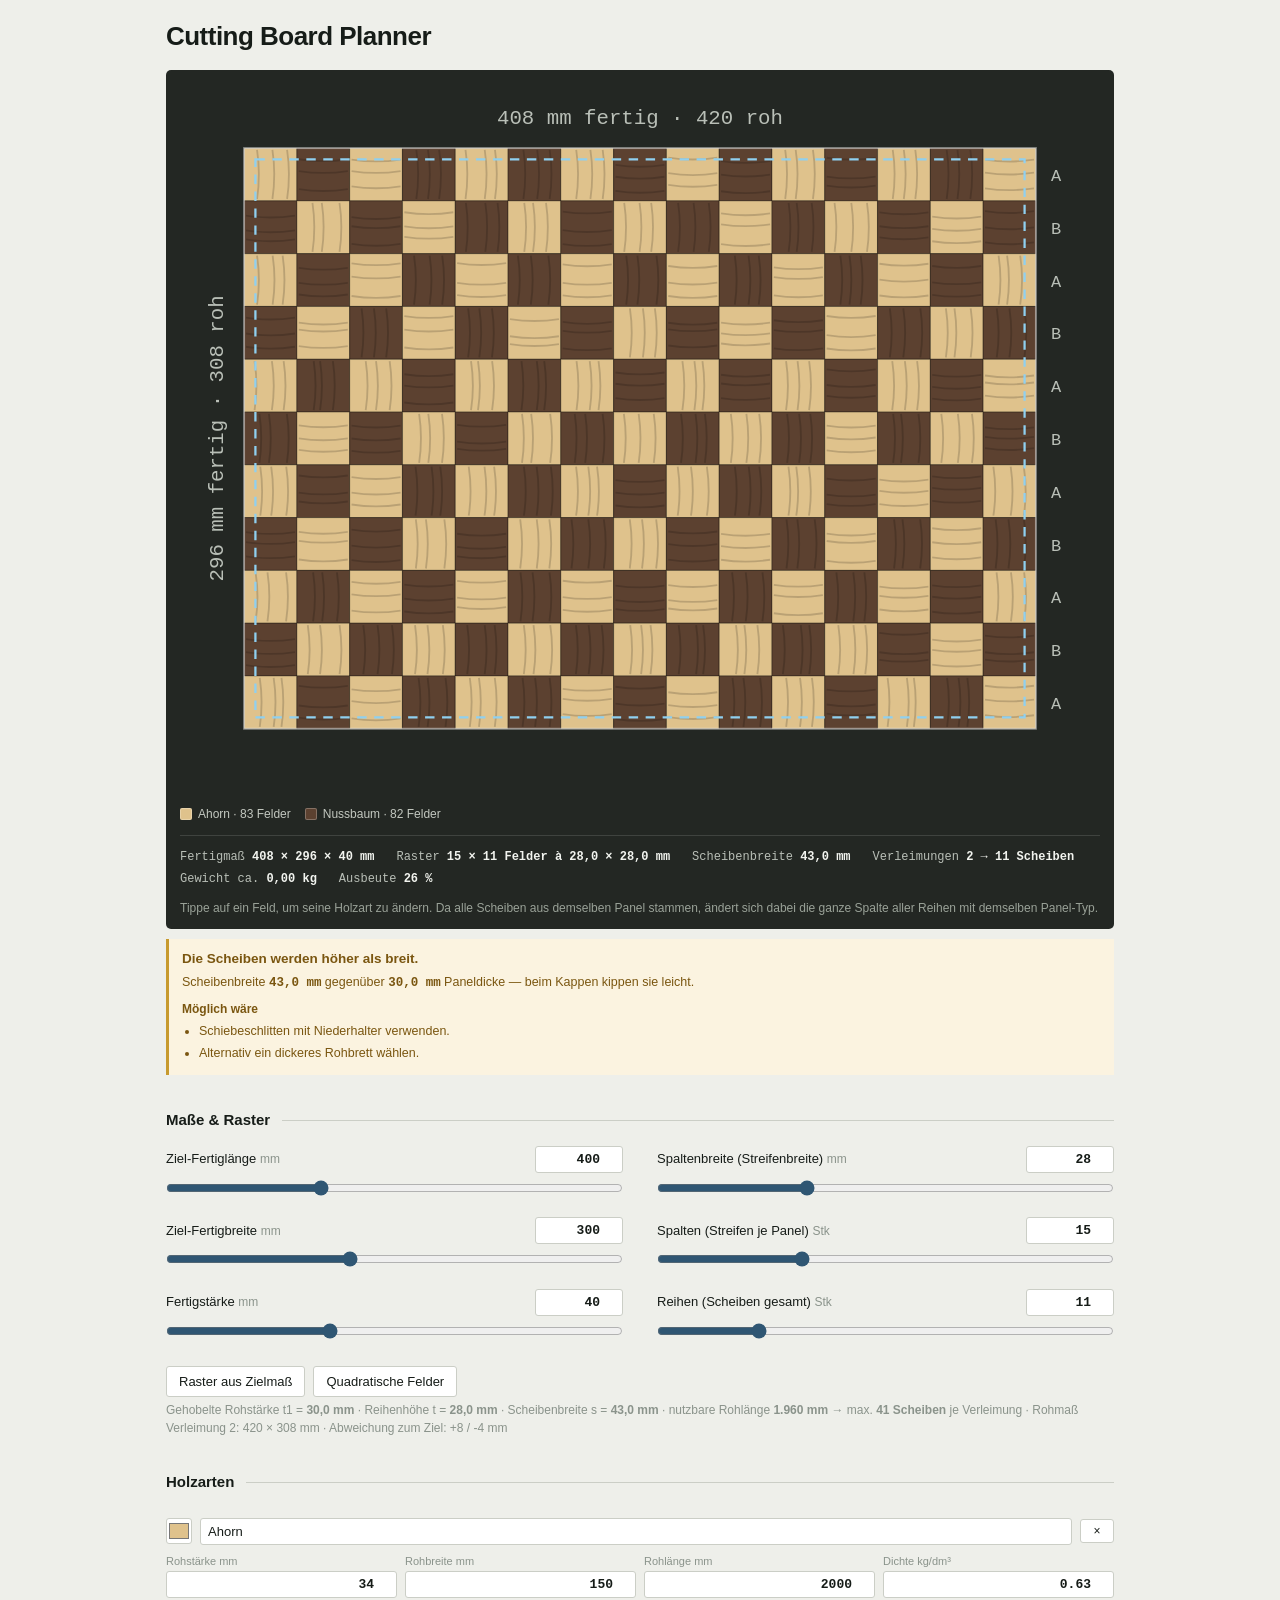
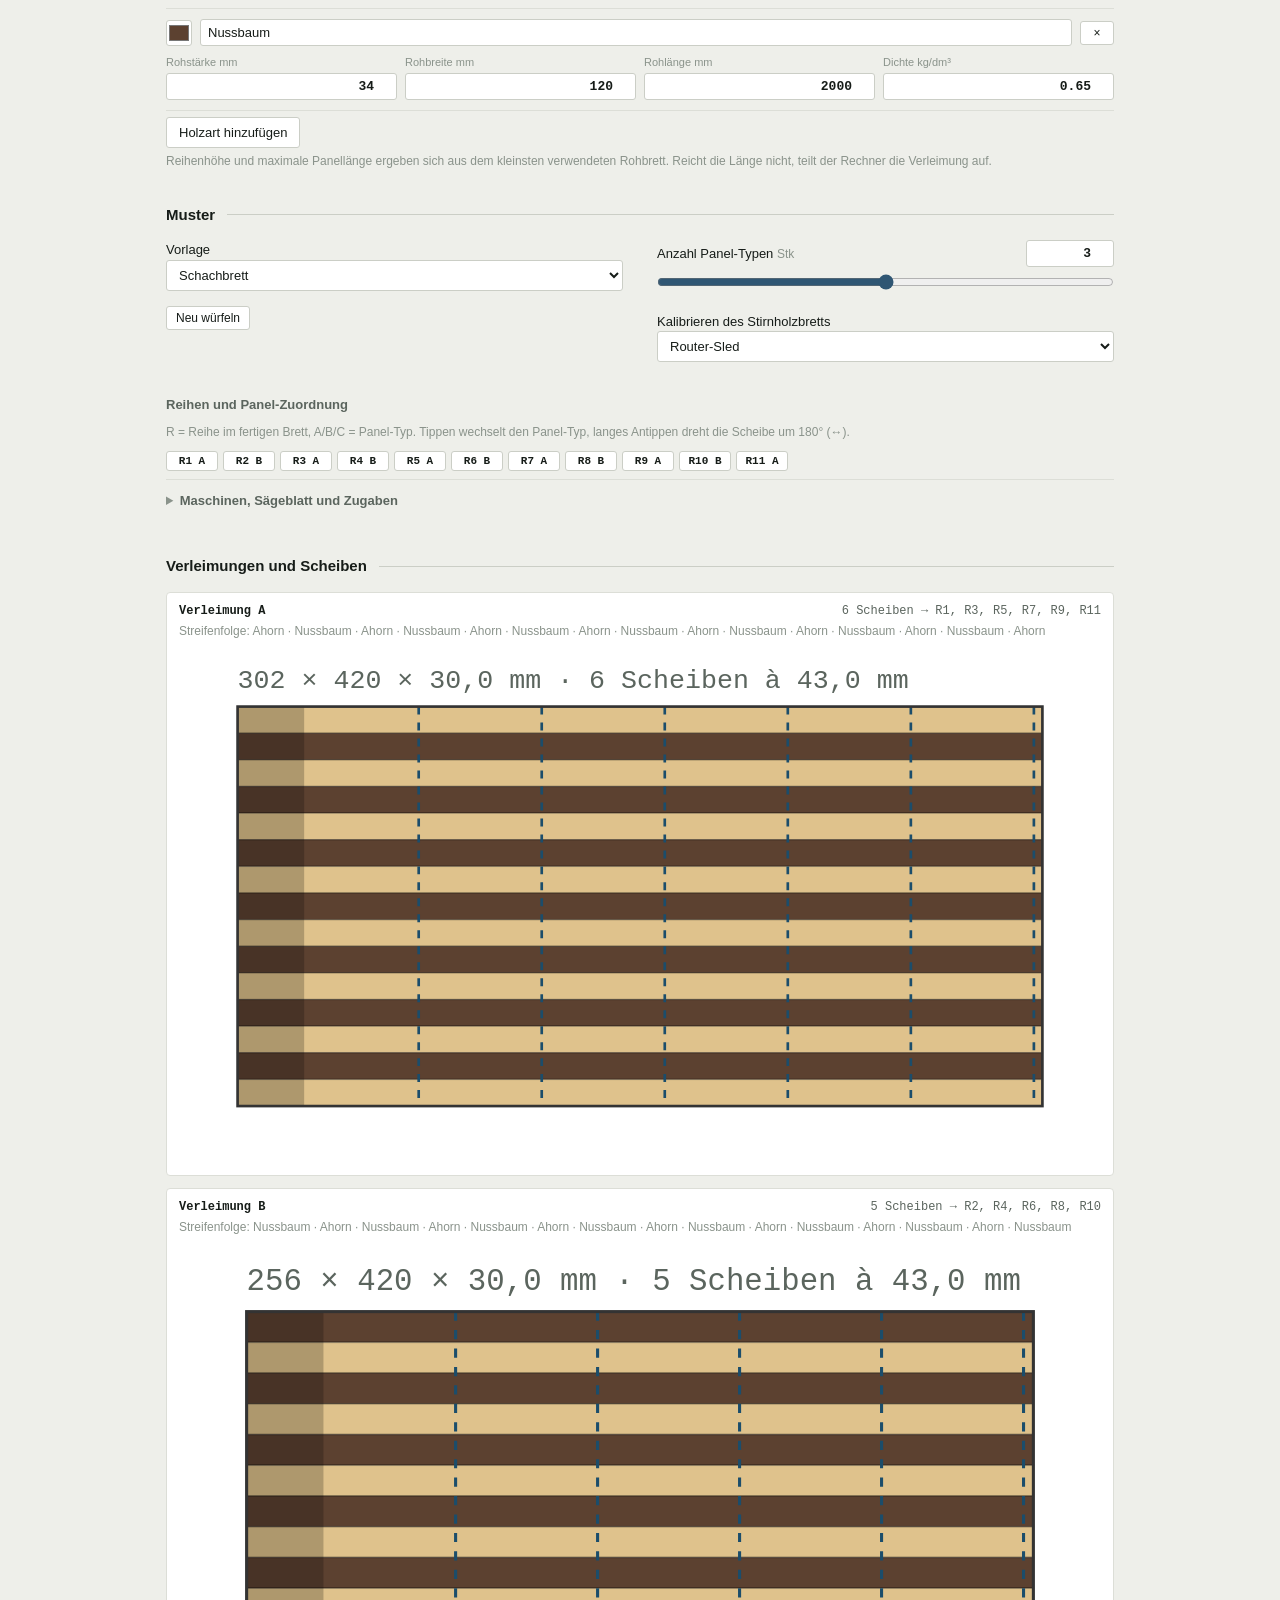
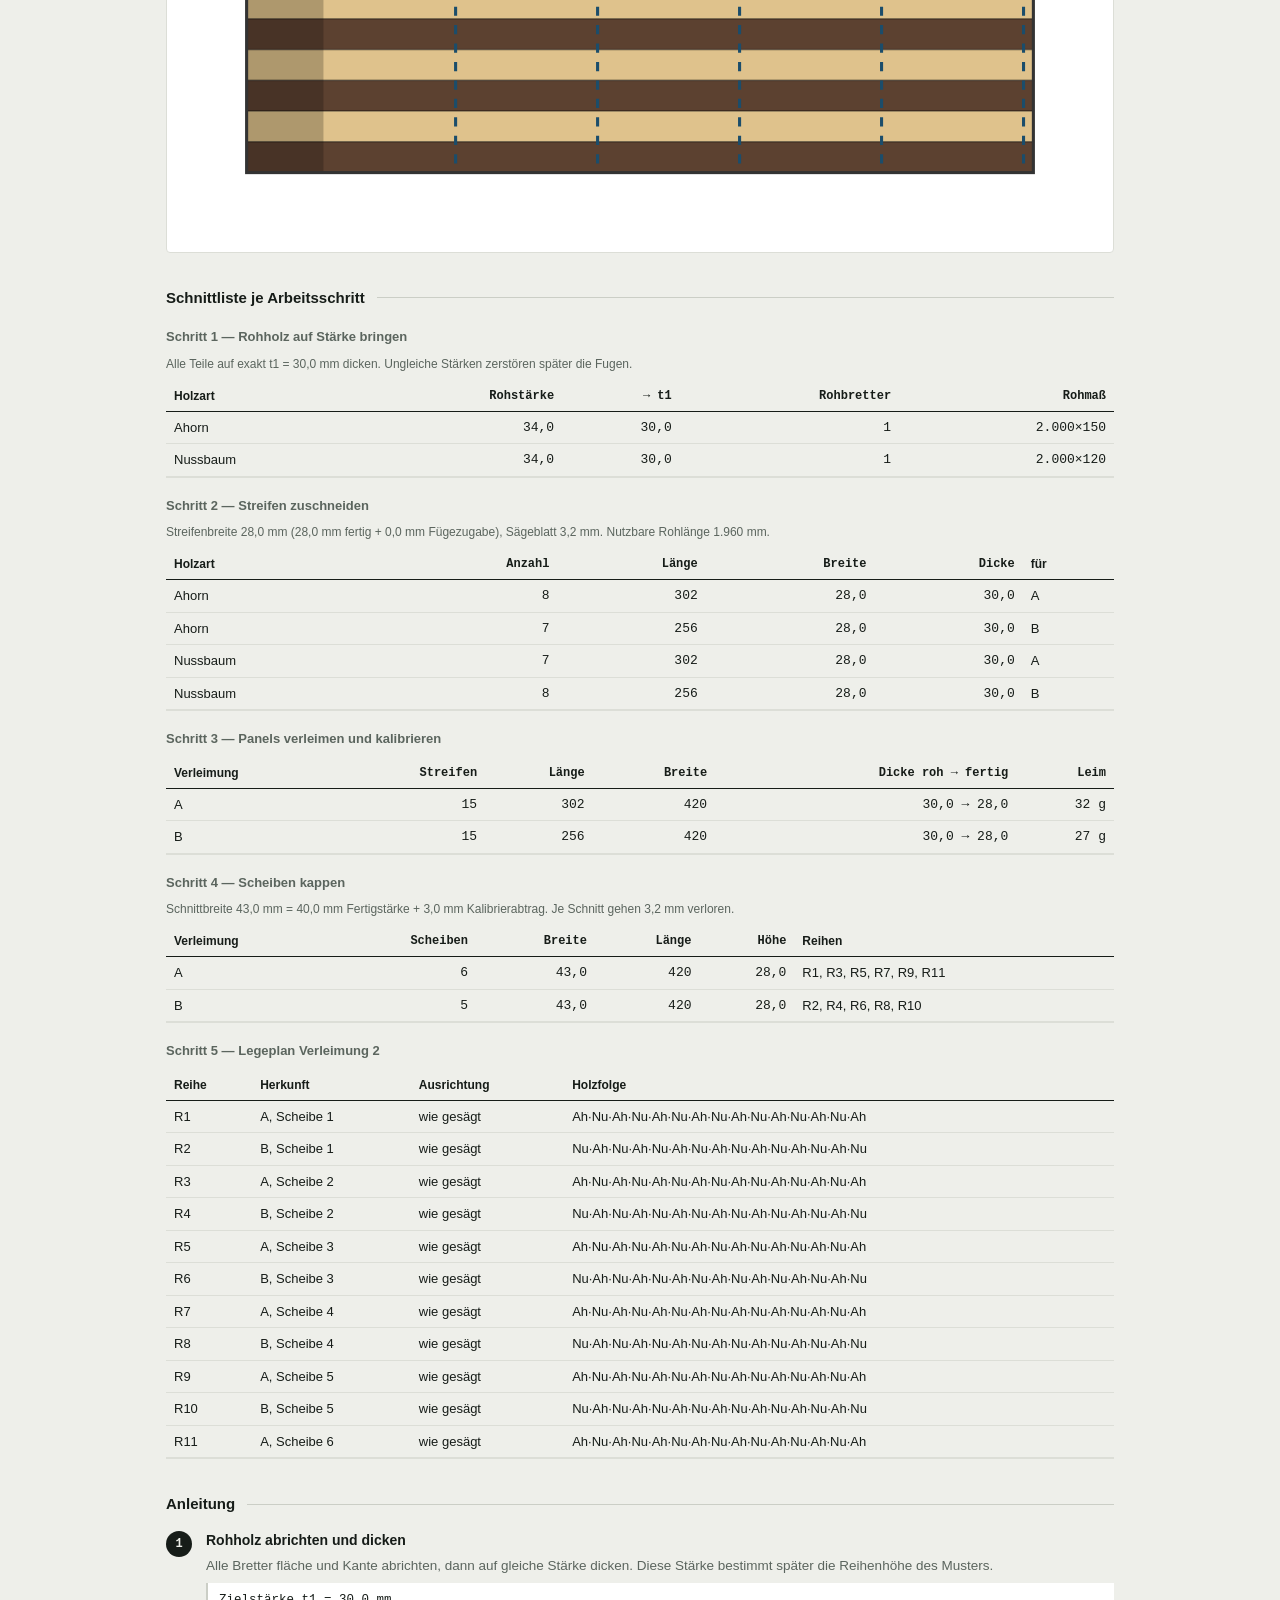
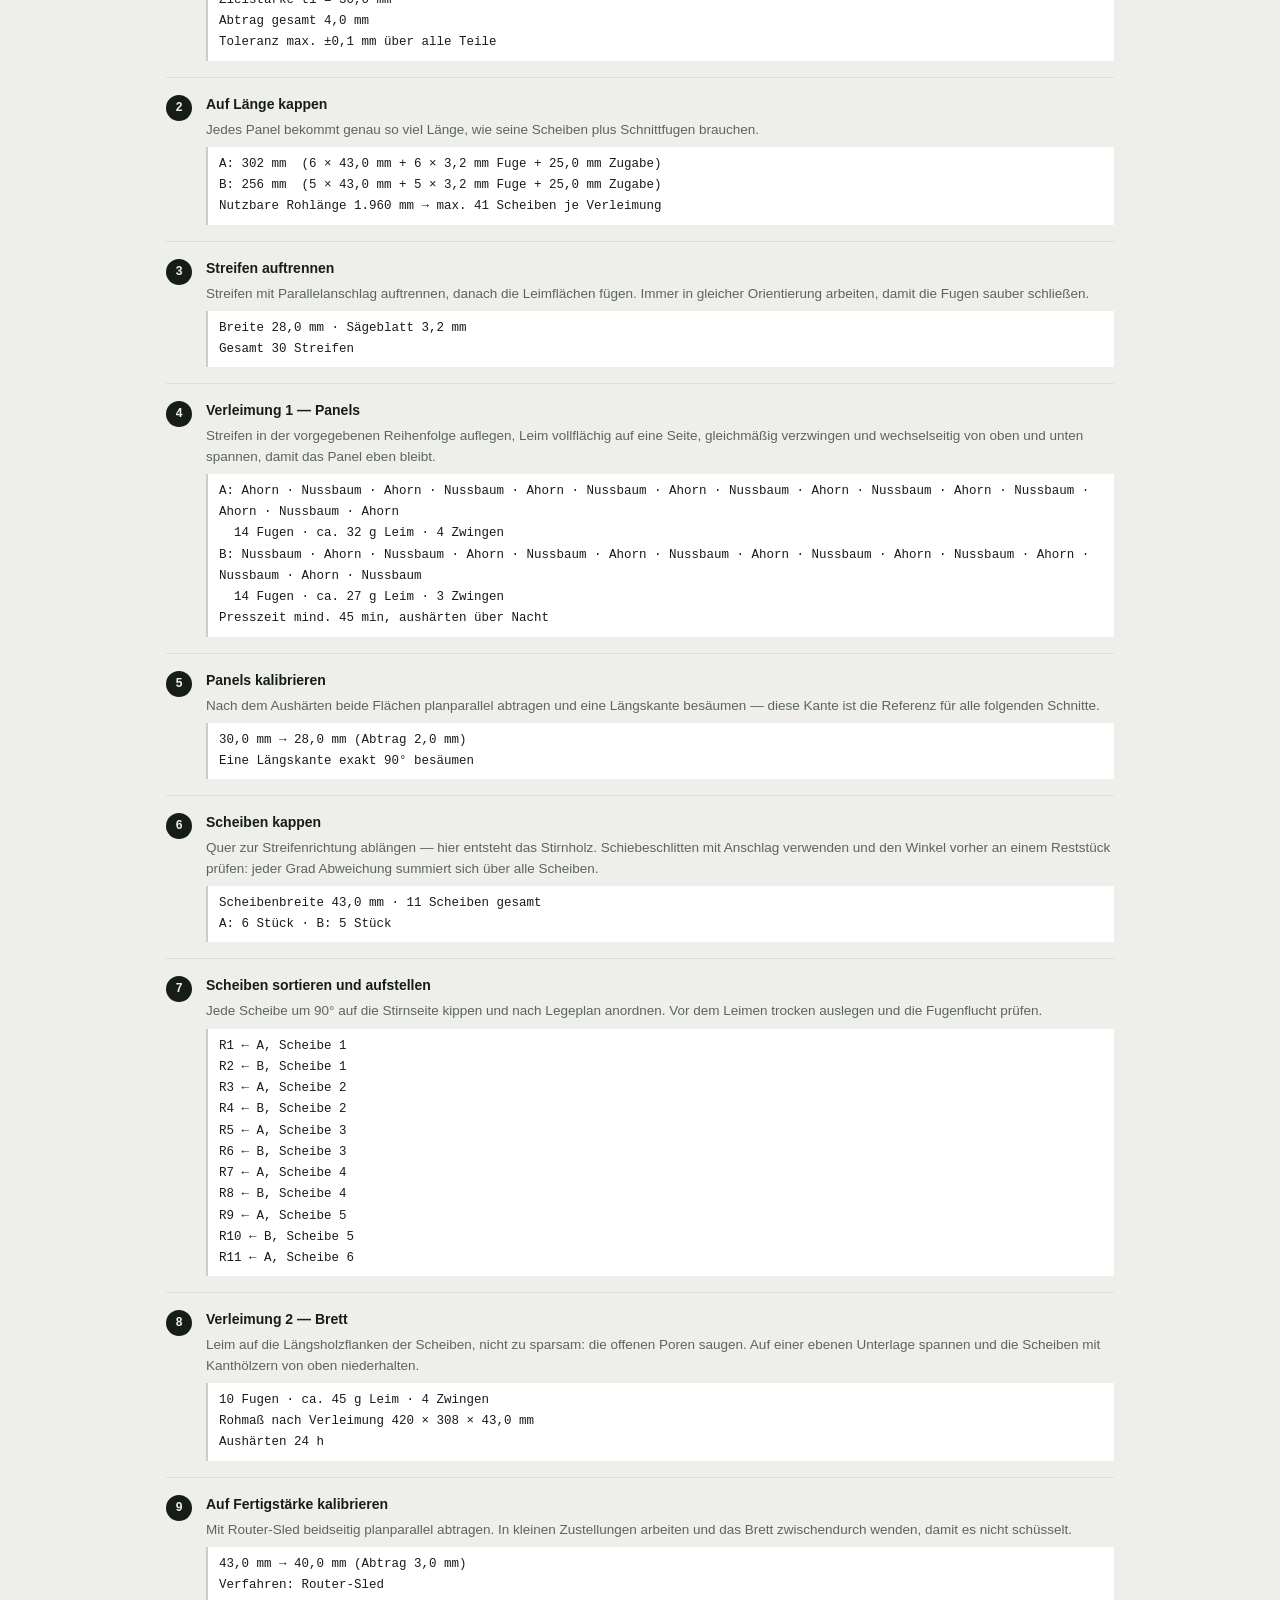
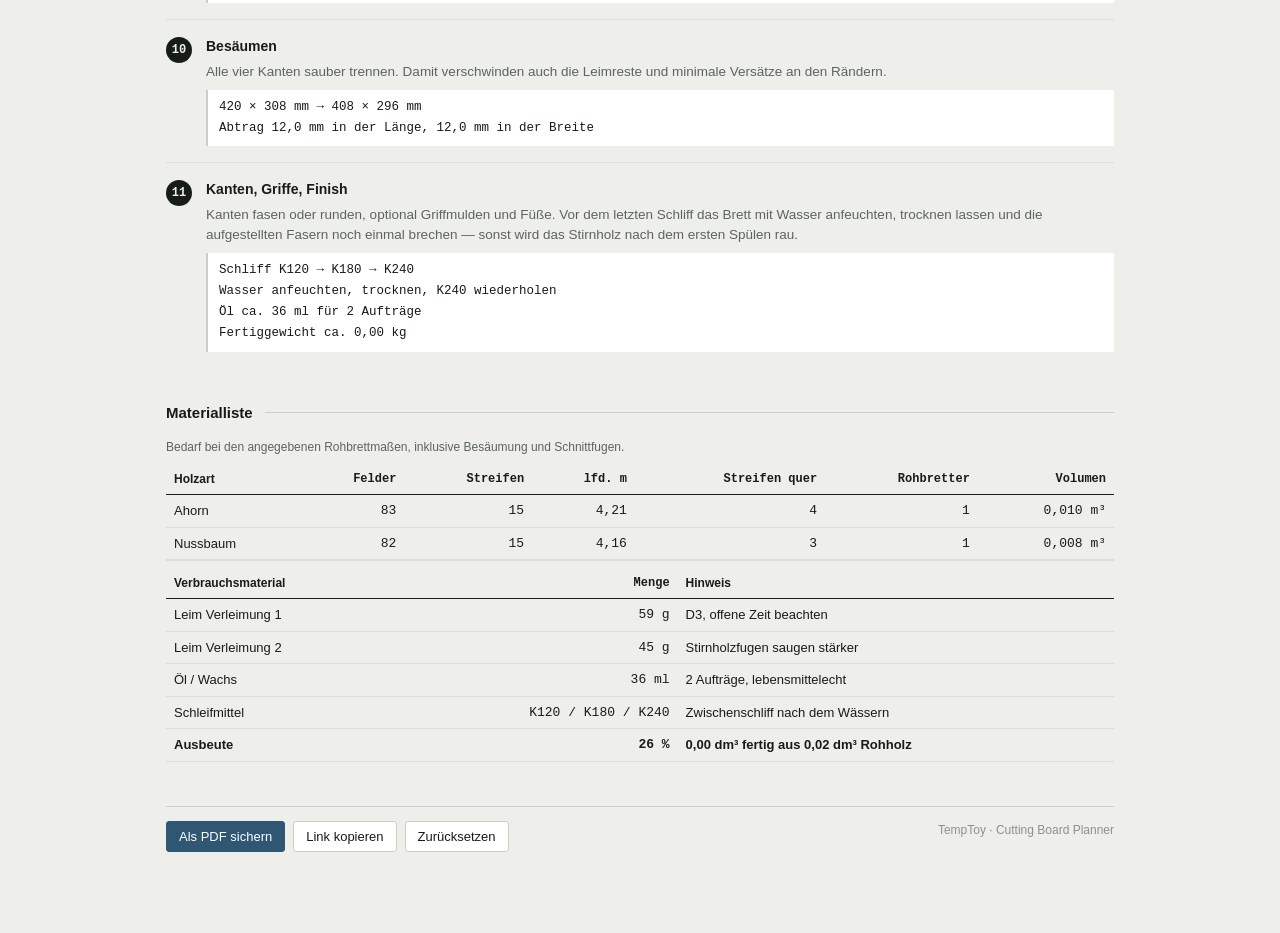
<file: cuttingboard/index.html>
<!DOCTYPE html>
<html lang="de">
<head>
<meta charset="utf-8">
<meta name="viewport" content="width=device-width, initial-scale=1">
<title>Cutting Board Planner</title>
<meta name="tool-icon" content="🪵">
<link rel="stylesheet" href="../print.css" media="print">
<style>
:root{
  --paper:#EEEFEA; --ink:#161C18; --ink2:#5B655E; --ink3:#8A938B;
  --rule:#CBCEC6; --line:#DCDED7;
  --bench:#232723;
  --blue:#2F5673; --blue-l:#EAF0F5;
  --warn:#7A5610; --warn-bg:#FBF3E0;
  --err:#8A2E26; --err-bg:#F9EBE9;
  --mono:ui-monospace,"SF Mono",SFMono-Regular,Menlo,Consolas,monospace;
  --sans:-apple-system,BlinkMacSystemFont,"Segoe UI",Roboto,Helvetica,Arial,sans-serif;
}
*{box-sizing:border-box}
html,body{margin:0;padding:0}
body{background:var(--paper);color:var(--ink);font:15px/1.5 var(--sans);-webkit-text-size-adjust:100%}
.wrap{max-width:980px;margin:0 auto;padding:22px 16px 80px}
h1{font-size:26px;line-height:1.15;letter-spacing:-.02em;margin:0 0 18px;font-weight:650}
h2{display:flex;align-items:center;gap:12px;font-size:15px;font-weight:650;margin:34px 0 14px}
h2::after{content:"";flex:1;height:1px;background:var(--rule)}
h3{font-size:13px;font-weight:650;margin:18px 0 8px;color:var(--ink2)}
p{margin:0 0 10px}

.bench{background:var(--bench);border-radius:5px;padding:14px 14px 12px;color:#E8EAE5}
.bench svg{display:block;width:100%;height:auto;border-radius:2px}
.legend{display:flex;flex-wrap:wrap;gap:6px 14px;margin:12px 0 0;font-size:12px;color:#C3C8C0}
.legend span{display:flex;align-items:center;gap:6px}
.sw{width:12px;height:12px;border-radius:2px;box-shadow:inset 0 0 0 1px rgba(255,255,255,.25)}
.stats{display:flex;flex-wrap:wrap;gap:2px 22px;margin-top:12px;padding-top:11px;border-top:1px solid rgba(255,255,255,.13);
  font:12px/1.7 var(--mono);color:#B9BFB7}
.stats b{color:#F2F4EF;font-weight:600}
.hint{font-size:12px;color:#9AA298;margin:9px 0 0}

.cols{display:grid;grid-template-columns:1fr;gap:0 34px}
@media(min-width:760px){.cols{grid-template-columns:1fr 1fr}}
.f{margin:0 0 15px}
.fl{display:flex;justify-content:space-between;align-items:center;gap:10px}
.fl label{font-size:13px;color:var(--ink)}
.fl .u{color:var(--ink3);font-size:12px}
input[type=number],input[type=text]{font:600 13px var(--mono);padding:5px 7px;border:1px solid var(--rule);
  border-radius:3px;background:#fff;color:var(--ink);width:88px;text-align:right}
input[type=text]{text-align:left;font-family:var(--sans);font-weight:500;width:100%}
input[type=range]{width:100%;margin:7px 0 0;accent-color:var(--blue)}
input:focus-visible,select:focus-visible,button:focus-visible{outline:2px solid var(--blue);outline-offset:2px}
select{font:500 13px var(--sans);padding:6px 8px;border:1px solid var(--rule);border-radius:3px;background:#fff;color:var(--ink);width:100%}
.sub{font-size:12px;color:var(--ink3);margin-top:4px}

details{border-top:1px solid var(--line);margin-top:8px}
summary{cursor:pointer;padding:11px 0;font-size:13px;font-weight:600;color:var(--ink2)}
summary::marker{color:var(--ink3)}
.dbody{padding:4px 0 14px}

button{font:500 13px var(--sans);padding:7px 12px;border:1px solid var(--rule);background:#fff;
  color:var(--ink);border-radius:3px;cursor:pointer}
button:hover{border-color:var(--ink2)}
button.pri{background:var(--blue);border-color:var(--blue);color:#fff}
button.sm{padding:4px 9px;font-size:12px}
.btnrow{display:flex;flex-wrap:wrap;gap:8px;margin:6px 0 4px}

.wood{display:grid;grid-template-columns:26px 1fr 34px;gap:8px;align-items:center;padding:10px 0;border-bottom:1px solid var(--line)}
.wood .dims{grid-column:1/-1;display:grid;grid-template-columns:repeat(4,1fr);gap:8px}
.wood .dims label{display:block;font-size:11px;color:var(--ink3);margin-bottom:2px}
.wood .dims input{width:100%}
input[type=color]{width:26px;height:26px;padding:0;border:1px solid var(--rule);border-radius:3px;background:#fff}

.rowmap{display:flex;flex-wrap:wrap;gap:5px;margin-top:10px}
.rowmap button{padding:3px 7px;font:600 11px var(--mono);min-width:52px}
.rowmap button.fl{background:var(--blue-l);border-color:#B7C8D5}

.panelbox{border:1px solid var(--line);border-radius:4px;padding:11px 12px;margin:0 0 12px;background:#fff}
.panelbox svg{display:block;width:100%;height:auto;margin-top:8px}
.pt{font:650 12px var(--sans);display:flex;justify-content:space-between;gap:10px}
.pt span{font-family:var(--mono);font-weight:500;color:var(--ink2)}

.tw{overflow-x:auto;-webkit-overflow-scrolling:touch;border-bottom:1px solid var(--line);margin-bottom:6px}
table{width:100%;border-collapse:collapse;font-size:13px;margin:0}
th{text-align:left;font-weight:650;padding:7px 8px 6px;border-bottom:1.5px solid var(--ink);white-space:nowrap;font-size:12px}
td{padding:6px 8px;border-bottom:1px solid var(--line);vertical-align:top}
td.n,th.n{font-family:var(--mono);text-align:right;white-space:nowrap}
tfoot td{font-weight:650;border-bottom:none}
caption{caption-side:top;text-align:left;font-size:12px;color:var(--ink2);padding:0 0 7px}

ol.steps{counter-reset:st;list-style:none;margin:0;padding:0}
ol.steps>li{counter-increment:st;position:relative;padding:0 0 16px 40px;margin:0 0 16px;border-bottom:1px solid var(--line)}
ol.steps>li:last-child{border-bottom:none}
ol.steps>li::before{content:counter(st);position:absolute;left:0;top:1px;width:26px;height:26px;border-radius:50%;
  background:var(--ink);color:var(--paper);font:650 12px var(--mono);display:flex;align-items:center;justify-content:center}
ol.steps h4{margin:2px 0 5px;font-size:14px;font-weight:650}
ol.steps p{font-size:13.5px;color:var(--ink2);margin:0 0 6px}
ol.steps .spec{font:12.5px/1.7 var(--mono);color:var(--ink);background:#fff;border-left:2px solid var(--rule);
  padding:7px 11px;margin:7px 0 0;white-space:pre-wrap;overflow-x:auto}

.note{border-left:3px solid var(--rule);padding:10px 13px;margin:10px 0;font-size:13px;background:#fff}
.note h4{margin:0 0 4px;font-size:13.5px;font-weight:650}
.note p{margin:0 0 7px;font-size:12.5px;line-height:1.55}
.note ul{margin:0;padding-left:17px;font-size:12.5px;line-height:1.6}
.note li{margin:0 0 2px}
.note .fixlabel{font-weight:650;font-size:12px;display:block;margin:0 0 3px}
.note b{font-weight:650;font-family:var(--mono)}
.note.warn{border-color:#C79A2E;background:var(--warn-bg);color:var(--warn)}
.note.err{border-color:var(--err);background:var(--err-bg);color:var(--err)}
.blocked{opacity:.35;pointer-events:none;filter:grayscale(.6)}

footer{margin-top:44px;padding-top:14px;border-top:1px solid var(--rule);font-size:12px;color:var(--ink3);
  display:flex;flex-wrap:wrap;gap:10px;justify-content:space-between}
.stamp{display:none}

@media print{
  body{background:#fff}
  .wrap{max-width:none;padding:0}
  .noprint{display:none!important}
  .stamp{display:block;font:11px var(--mono);color:#555;margin-bottom:10px}
  .bench{background:#fff;color:#000;padding:0;border:1px solid #999}
  .legend,.stats{color:#000}
  .stats{border-top-color:#bbb}
  .stats b{color:#000}
  h2{margin-top:18px}
  table,ol.steps>li,.panelbox{page-break-inside:avoid}
  .note{border:1px solid #999;background:#fff;color:#000}
  .blocked{opacity:1;filter:none}
}
@media(prefers-reduced-motion:reduce){*{transition:none!important;animation:none!important}}
</style>
</head>
<body>
<div class="wrap">

<div class="stamp" id="stamp"></div>

<h1>Cutting Board Planner</h1>

<div class="bench">
  <div id="preview"></div>
  <div class="legend" id="legend"></div>
  <div class="stats" id="stats"></div>
  <p class="hint noprint">Tippe auf ein Feld, um seine Holzart zu ändern. Da alle Scheiben aus demselben Panel stammen, ändert sich dabei die ganze Spalte aller Reihen mit demselben Panel-Typ.</p>
</div>

<div id="msgs"></div>

<h2 class="noprint">Maße &amp; Raster</h2>
<div class="noprint">
  <div class="cols">
    <div id="fields-ziel"></div>
    <div id="fields-raster"></div>
  </div>
  <div class="btnrow">
    <button type="button" id="btnFit">Raster aus Zielmaß</button>
    <button type="button" id="btnSquare">Quadratische Felder</button>
  </div>
  <p class="sub" id="derived"></p>
</div>

<h2 class="noprint">Holzarten</h2>
<div class="noprint">
  <div id="woods"></div>
  <div class="btnrow"><button type="button" id="btnAddWood">Holzart hinzufügen</button></div>
  <p class="sub">Reihenhöhe und maximale Panellänge ergeben sich aus dem kleinsten verwendeten Rohbrett. Reicht die Länge nicht, teilt der Rechner die Verleimung auf.</p>
</div>

<h2 class="noprint">Muster</h2>
<div class="noprint">
  <div class="cols">
    <div>
      <div class="f"><div class="fl"><label for="pattern">Vorlage</label></div>
        <select id="pattern">
          <option value="uni">Einfarbig</option>
          <option value="streifen">Streifen</option>
          <option value="schach">Schachbrett</option>
          <option value="versatz">Versatz / Diagonale</option>
          <option value="rahmen">Rahmen</option>
          <option value="zufall">Zufall</option>
          <option value="frei">Frei bearbeitet</option>
        </select>
      </div>
      <div class="btnrow"><button type="button" id="btnShuffle" class="sm">Neu würfeln</button></div>
    </div>
    <div id="fields-muster"></div>
  </div>
  <h3>Reihen und Panel-Zuordnung</h3>
  <p class="sub">R = Reihe im fertigen Brett, A/B/C = Panel-Typ. Tippen wechselt den Panel-Typ, langes Antippen dreht die Scheibe um 180° (↔).</p>
  <div class="rowmap" id="rowmap"></div>
</div>

<details class="noprint" id="detParams">
  <summary>Maschinen, Sägeblatt und Zugaben</summary>
  <div class="dbody">
    <div class="cols">
      <div id="fields-proz"></div>
      <div id="fields-zug"></div>
    </div>
  </div>
</details>

<div id="blockNote"></div>
<div id="output">
  <h2>Verleimungen und Scheiben</h2>
  <div id="panels"></div>

  <h2>Schnittliste je Arbeitsschritt</h2>
  <div id="cutlists"></div>

  <h2>Anleitung</h2>
  <ol class="steps" id="guide"></ol>

  <h2>Materialliste</h2>
  <div id="material"></div>
</div>

<footer>
  <div class="btnrow noprint" style="margin:0">
    <button type="button" class="pri" id="btnPdf">Als PDF sichern</button>
    <button type="button" id="btnLink">Link kopieren</button>
    <button type="button" id="btnReset">Zurücksetzen</button>
  </div>
  <div id="foot"></div>
</footer>

</div>

<script>
"use strict";
/* ---------------------------------------------------------------- Modell */
const WOODS = [
  {name:"Ahorn",      color:"#DFC28C", dens:0.63},
  {name:"Nussbaum",   color:"#5C4130", dens:0.65},
  {name:"Kirsche",    color:"#B0714A", dens:0.58},
  {name:"Eiche",      color:"#C4A272", dens:0.71},
  {name:"Esche",      color:"#E0CDA9", dens:0.69},
  {name:"Buche",      color:"#CFA983", dens:0.72},
  {name:"Zwetschge",  color:"#7A4A46", dens:0.80},
  {name:"Robinie",    color:"#A38A42", dens:0.77}
];
const defState = () => ({
  Lf:400, Wf:300, Tf:40, w:28, n:15, m:11,
  kerf:3.2, hobel1:4, hobel2:2, hobel3:3, fuege:0,
  kappPanel:25, kappRoh:20, besaeum:5, trimL:12, trimW:12,
  verfahren:"sled", leimG:250,
  species:[
    {name:"Ahorn",    color:"#DFC28C", dens:0.63, rawT:34, rawW:150, rawL:2000},
    {name:"Nussbaum", color:"#5C4130", dens:0.65, rawT:34, rawW:120, rawL:2000}
  ],
  pattern:"schach", zPanels:3,
  panels:[[0]], rowMap:[0], rowFlip:[false]
});
let S = defState();

const FIELDS = {
  Lf:{l:"Ziel-Fertiglänge",min:150,max:900,step:5,u:"mm"},
  Wf:{l:"Ziel-Fertigbreite",min:100,max:600,step:5,u:"mm"},
  Tf:{l:"Fertigstärke",min:18,max:80,step:1,u:"mm"},
  w:{l:"Spaltenbreite (Streifenbreite)",min:8,max:70,step:1,u:"mm"},
  n:{l:"Spalten (Streifen je Panel)",min:2,max:44,step:1,u:"Stk"},
  m:{l:"Reihen (Scheiben gesamt)",min:2,max:44,step:1,u:"Stk"},
  kerf:{l:"Sägeblattstärke",min:0.6,max:6,step:0.1,u:"mm"},
  hobel1:{l:"Abtrag Rohbrett abrichten + dicken",min:0,max:12,step:0.5,u:"mm ges."},
  hobel2:{l:"Abtrag Panel kalibrieren",min:0,max:8,step:0.5,u:"mm ges."},
  hobel3:{l:"Abtrag Brett kalibrieren (Stirnholz)",min:0,max:12,step:0.5,u:"mm ges."},
  fuege:{l:"Fügezugabe je Streifenbreite",min:0,max:3,step:0.1,u:"mm"},
  kappPanel:{l:"Kappzugabe Panellänge",min:0,max:120,step:5,u:"mm"},
  kappRoh:{l:"Kappzugabe Rohbrett je Ende",min:0,max:80,step:5,u:"mm"},
  besaeum:{l:"Besäumung Rohbrett je Kante",min:0,max:25,step:1,u:"mm"},
  trimL:{l:"Besäumzugabe Länge",min:0,max:60,step:2,u:"mm ges."},
  trimW:{l:"Besäumzugabe Breite",min:0,max:60,step:2,u:"mm ges."},
  zPanels:{l:"Anzahl Panel-Typen",min:1,max:5,step:1,u:"Stk"}
};
const PL = "ABCDE";

/* ------------------------------------------------------------- Hilfsmittel */
const nf = (v,d=1)=> (isFinite(v)?v:0).toLocaleString("de-DE",{minimumFractionDigits:d,maximumFractionDigits:d});
const ni = v => Math.round(isFinite(v)?v:0).toLocaleString("de-DE");
const esc = s => String(s).replace(/[&<>"]/g,c=>({"&":"&amp;","<":"&lt;",">":"&gt;",'"':"&quot;"}[c]));
const clamp = (v,a,b)=> Math.min(b,Math.max(a,v));
const mm = v => `<b>${nf(v)} mm</b>`;
const mmi = v => `<b>${ni(v)} mm</b>`;
function rnd(seed){ let a=(seed*1664525+1013904223)>>>0; a^=a>>>15; return ((a*2246822519)>>>0)/4294967296; }

/* ---------------------------------------------------------------- Muster */
function buildPattern(){
  const ns=S.species.length, n=S.n, m=S.m, ix=k=>((k%ns)+ns)%ns;
  const seq=(off)=>Array.from({length:n},(_,j)=>ix(j+off));
  let P=[], map=[], fl=[];
  switch(S.pattern){
    case "uni":
      P=[Array(n).fill(0)]; map=Array(m).fill(0); fl=Array(m).fill(false); break;
    case "streifen":
      P=[seq(0)]; map=Array(m).fill(0); fl=Array(m).fill(false); break;
    case "schach":
      if(n%2===0){ P=[seq(0)]; map=Array(m).fill(0); fl=Array.from({length:m},(_,i)=>i%2===1); }
      else { P=[seq(0),seq(1)]; map=Array.from({length:m},(_,i)=>i%2); fl=Array(m).fill(false); }
      break;
    case "versatz":{
      const k=Math.max(2,ns);
      P=Array.from({length:k},(_,p)=>seq(p));
      map=Array.from({length:m},(_,i)=>i%k); fl=Array(m).fill(false); break;
    }
    case "rahmen":{
      const b=ix(1), a=0;
      P=[Array(n).fill(b), Array.from({length:n},(_,j)=>(j===0||j===n-1)?b:a)];
      map=Array.from({length:m},(_,i)=>(i===0||i===m-1)?0:1); fl=Array(m).fill(false); break;
    }
    case "zufall":{
      const k=clamp(S.zPanels,1,5);
      P=Array.from({length:k},(_,p)=>Array.from({length:n},(_,j)=>Math.floor(rnd(p*977+j*131+(Date.now()%9973))*ns)));
      map=Array.from({length:m},(_,i)=>i%k); fl=Array(m).fill(false); break;
    }
    default:{
      P=(S.panels.length?S.panels:[Array(n).fill(0)]).map(row=>{
        const r=row.slice(0,n); while(r.length<n) r.push(r.length?r[r.length-1]:0);
        return r.map(v=>clamp(v,0,ns-1));
      });
      map=Array.from({length:m},(_,i)=> clamp(S.rowMap[i]!==undefined?S.rowMap[i]:i%P.length,0,P.length-1));
      fl=Array.from({length:m},(_,i)=> !!S.rowFlip[i]);
    }
  }
  S.panels=P; S.rowMap=map; S.rowFlip=fl;
}
const rowSeq = i => { const p=S.panels[S.rowMap[i]]||[]; return S.rowFlip[i] ? p.slice().reverse() : p.slice(); };

/* -------------------------------------------------------------- Rechnung */
function packStrips(pieces, usable, kerf){
  const bins=[];
  [...pieces].sort((a,b)=>b-a).forEach(len=>{
    let b=bins.find(x=>x.rem>=len+kerf);
    if(!b){ b={rem:usable,items:[]}; bins.push(b); }
    b.rem-=len+kerf; b.items.push(len);
  });
  return bins;
}
function compute(){
  const iss=[];
  const add=(lvl,what,why,fix)=>iss.push({lvl,what,why,fix:fix||[]});

  const usedSet=new Set(); S.panels.forEach((p,pi)=>{ if(S.rowMap.includes(pi)) p.forEach(i=>usedSet.add(i)); });
  const used=[...usedSet].sort((a,b)=>a-b);
  const rawTs=used.map(i=>S.species[i].rawT);
  const limIdx=used[rawTs.indexOf(Math.min(...rawTs))];
  const minRawT=Math.min(...rawTs);
  const t1=minRawT-S.hobel1;
  const t=t1-S.hobel2;
  const s=S.Tf+S.hobel3;
  const wCut=S.w+S.fuege;

  if(t<12){
    const nameT=esc(S.species[limIdx]?S.species[limIdx].name:"–");
    add("err",
      t<=0 ? "Die Rohbretter sind zu dünn für eine Reihenhöhe." : "Die Reihenhöhe wird unbrauchbar klein.",
      `${nameT} liegt bei ${mm(minRawT)} Rohstärke. Davon gehen ${mm(S.hobel1)} beim Abrichten und Dicken ab und noch einmal ${mm(S.hobel2)} beim Kalibrieren des Panels — es bleiben ${mm(t)} Reihenhöhe.`,
      [`Dickeres Rohholz nehmen: für 25 mm Reihenhöhe mindestens ${mm(25+S.hobel1+S.hobel2)}.`,
       `Abtrag reduzieren: Abrichten und Panelkalibrieren zusammen höchstens ${mm(Math.max(0,minRawT-25))}, aktuell ${mm(S.hobel1+S.hobel2)}.`]);
  }

  const Lb=S.n*S.w, Wb=S.m*Math.max(t,0);
  const Lf=Lb-S.trimL, Wf=Wb-S.trimW;

  /* --- Panellänge auf die verfügbare Rohlänge begrenzen ------------------ */
  const rawLs=used.map(i=>S.species[i].rawL);
  const minRawL=Math.min(...rawLs);
  const shortIdx=used[rawLs.indexOf(minRawL)];
  const usableStock=minRawL-2*S.kappRoh;
  const maxSlices=Math.floor((usableStock-S.kappPanel)/(s+S.kerf));

  if(maxSlices<1){
    const nameL=esc(S.species[shortIdx]?S.species[shortIdx].name:"–");
    const needL=2*S.kappRoh+S.kappPanel+s+S.kerf;
    const maxTf=usableStock-S.kappPanel-S.kerf-S.hobel3;
    const fixes=[`Längeres Rohholz: für eine einzige Scheibe mindestens ${mmi(needL)}, aktuell ${mmi(minRawL)}.`];
    if(maxTf>=15) fixes.push(`Fertigstärke reduzieren auf höchstens ${mm(Math.floor(maxTf))}, aktuell ${mm(S.Tf)}.`);
    fixes.push(`Kappzugaben verkleinern: Panelzugabe und beide Rohbrettenden zusammen höchstens ${mmi(Math.max(0,usableStock+2*S.kappRoh-s-S.kerf))}, aktuell ${mmi(S.kappPanel+2*S.kappRoh)}.`);
    add("err","Aus der Rohlänge lässt sich keine einzige Scheibe gewinnen.",
      `${nameL} misst ${mmi(minRawL)}. Nach ${mm(S.kappRoh)} Kappzugabe je Ende bleiben ${mmi(usableStock)} nutzbar, davon gehen ${mm(S.kappPanel)} Panelzugabe ab. Für eine Scheibe bräuchte es ${mm(s)} plus ${mm(S.kerf)} Schnittfuge.`,
      fixes);
  }

  const cnt=S.panels.map((_,p)=>S.rowMap.filter(x=>x===p).length);
  const subs=[];
  S.panels.forEach((cols,p)=>{
    const c=cnt[p]; if(!c) return;
    const k = maxSlices>=1 ? Math.ceil(c/maxSlices) : 1;
    const base=Math.floor(c/k), rest=c%k;
    for(let q=0;q<k;q++){
      const sl=base+(q<rest?1:0);
      subs.push({p,q,parts:k,label:PL[p]+(k>1?(q+1):""),slices:sl,len:sl*(s+S.kerf)+S.kappPanel});
    }
  });
  if(subs.some(x=>x.parts>1)){
    add("info","Die Verleimung wird auf mehrere Teilpanels aufgeteilt.",
      `${esc(S.species[shortIdx]?S.species[shortIdx].name:"–")} misst ${mmi(minRawL)}, damit sind höchstens ${maxSlices} Scheiben je Verleimung möglich. Die Teilpanels haben dieselbe Streifenfolge und sind nur kürzer — am fertigen Brett sieht man den Unterschied nicht.`,
      []);
  }

  /* --- Reihe → Teilverleimung ------------------------------------------- */
  const pool={};
  subs.forEach((sb,si)=>{ (pool[sb.p]=pool[sb.p]||[]).push({si,left:sb.slices,used:0}); });
  const rowSub=new Array(S.m).fill(null), rowSliceNo=new Array(S.m).fill(0);
  S.rowMap.forEach((p,i)=>{
    const list=pool[p]||[]; const e=list.find(x=>x.left>0);
    if(e){ e.left--; e.used++; rowSub[i]=e.si; rowSliceNo[i]=e.used; }
  });

  /* --- Streifenbedarf je Holzart ---------------------------------------- */
  const need=S.species.map(()=>({map:new Map(),cells:0,total:0}));
  subs.forEach(sb=>{
    S.panels[sb.p].forEach(si=>{
      const e=need[si]; let r=e.map.get(sb.len);
      if(!r){ r={count:0,labels:new Set()}; e.map.set(sb.len,r); }
      r.count++; r.labels.add(sb.label); e.total+=sb.len;
    });
  });
  S.rowMap.forEach((p,i)=> rowSeq(i).forEach(si=> need[si].cells++));

  const mat=S.species.map((sp,i)=>{
    const e=need[i];
    const pieces=[]; e.map.forEach((r,L)=>{ for(let k=0;k<r.count;k++) pieces.push(L); });
    const usable=sp.rawL-2*S.kappRoh;
    const across=Math.floor((sp.rawW-2*S.besaeum+S.kerf)/(wCut+S.kerf));
    let bins=[], boards=null, tooShort=false;
    if(pieces.length){
      const longest=Math.max(...pieces);
      if(longest+S.kerf>usable){
        tooShort=true;
        add("err",esc(sp.name)+": das Rohbrett ist zu kurz für die längste Verleimung.",
          `Die längste Teilverleimung misst ${mmi(longest)}, nutzbar sind bei ${mmi(sp.rawL)} Rohlänge aber nur ${mmi(usable)}.`,
          [`Rohlänge mindestens ${mmi(longest+2*S.kappRoh+S.kerf)}.`,
           `Kappzugabe je Ende auf höchstens ${mm(Math.max(0,(sp.rawL-longest-S.kerf)/2))} reduzieren.`]);
      } else bins=packStrips(pieces,usable,S.kerf);

      if(across<=0){
        const maxW=sp.rawW-2*S.besaeum-S.fuege;
        const fixes=[];
        if(maxW>=8) fixes.push(`Spaltenbreite auf höchstens ${mm(Math.floor(maxW))} reduzieren, aktuell ${mm(S.w)}.`);
        fixes.push(`Besäumung auf höchstens ${mm(Math.max(0,(sp.rawW-wCut)/2))} je Kante reduzieren, aktuell ${mm(S.besaeum)}.`);
        fixes.push(`Breiteres Rohholz: mindestens ${mmi(wCut+2*S.besaeum)}, aktuell ${mmi(sp.rawW)}.`);
        add("err",esc(sp.name)+": aus der Rohbreite lässt sich kein Streifen gewinnen.",
          `Das Brett ist ${mmi(sp.rawW)} breit. Nach ${mm(S.besaeum)} Besäumung je Kante bleiben ${mmi(sp.rawW-2*S.besaeum)}, ein Streifen bräuchte aber ${mm(wCut)}.`,
          fixes);
      } else if(!tooShort) boards=Math.ceil(bins.length/across);
    } else boards=0;
    return {sp,pieces:[...e.map.entries()].sort((a,b)=>b[0]-a[0]),count:pieces.length,
      cells:e.cells,total:e.total,longStrips:bins.length,across:Math.max(0,across),boards,usable,tooShort};
  });

  /* --- Leim, Gewicht, Öl, Ausbeute -------------------------------------- */
  const g1=subs.reduce((a,sb)=>a+(S.n-1)*t1*sb.len,0)/1e6*S.leimG;
  const g2=(S.m-1)*s*Lb/1e6*S.leimG;
  const totalCells=S.n*S.m;
  const dens=S.species.reduce((a,sp,i)=>a+sp.dens*(need[i].cells/(totalCells||1)),0);
  const volFert=Lf*Wf*S.Tf/1e6;
  const weight=volFert/1000*dens;
  const surf=2*(Lf*Wf+Lf*S.Tf+Wf*S.Tf)/1e6;
  const oil=surf*60*2;
  const volRaw=mat.reduce((a,x)=>a+(x.boards||0)*x.sp.rawT*x.sp.rawW*x.sp.rawL/1e6,0);
  const yieldPct= volRaw>0 ? volFert/volRaw*100 : 0;

  /* --- Hinweise ---------------------------------------------------------- */
  if(S.verfahren==="hobel")
    add("warn","Stirnholz gehört nicht in den Dickenhobel.",
      "Die Messer greifen die Fasern stirnseitig an, reißen sie aus und können das Werkstück zurückschleudern.",
      ["Verfahren auf Router-Sled oder Breitbandschleifer umstellen."]);
  if(Math.abs(S.w-t)>1.5 && (S.pattern==="schach"||S.pattern==="versatz"))
    add("warn","Die Felder werden nicht quadratisch.",
      `Sie messen ${mm(S.w)} × ${mm(t)}. Bei Schachbrett und Versatz fällt das sofort auf.`,
      [`Spaltenbreite auf ${mm(t)} setzen — Schaltfläche „Quadratische Felder“.`]);
  if(S.Tf<25)
    add("warn","Die Fertigstärke ist grenzwertig gering.",
      `Bei ${mm(S.Tf)} arbeitet ein Stirnholzbrett stark und neigt zum Schüsseln.`,
      ["Fertigstärke auf 30–45 mm erhöhen."]);
  if(s>=t1)
    add("warn","Die Scheiben werden höher als breit.",
      `Scheibenbreite ${mm(s)} gegenüber ${mm(t1)} Paneldicke — beim Kappen kippen sie leicht.`,
      ["Schiebeschlitten mit Niederhalter verwenden.","Alternativ ein dickeres Rohbrett wählen."]);
  if(used.length===1 && S.species.length>1)
    add("warn","Im aktuellen Muster kommt nur eine Holzart vor.",
      "Die zweite angelegte Holzart taucht in keinem Panel auf.",
      ["Muster auf Schachbrett oder Streifen stellen, oder Felder in der Vorschau antippen."]);

  const ok=!iss.some(x=>x.lvl==="err");
  return {iss,ok,t1,t,s,wCut,Lb,Wb,Lf,Wf,cnt,subs,rowSub,rowSliceNo,maxSlices,usableStock,minRawL,
    shortIdx,mat,g1,g2,weight,oil,yieldPct,volFert,volRaw,limIdx,used,dens};
}

/* -------------------------------------------------------------- Vorschau */
function svgBoard(R){
  const n=S.n,m=S.m,w=S.w,t=Math.max(R.t,1);
  const pad=34, W=n*w, H=m*t, sc=Math.min(1,(760-2*pad)/W);
  const vw=W*sc+2*pad, vh=H*sc+2*pad;
  let o=`<svg viewBox="0 0 ${vw.toFixed(1)} ${vh.toFixed(1)}" xmlns="http://www.w3.org/2000/svg" role="img" aria-label="Draufsicht des Bretts">`;
  for(let i=0;i<m;i++){
    const seq=rowSeq(i);
    for(let j=0;j<n;j++){
      const sp=S.species[clamp(seq[j],0,S.species.length-1)]||S.species[0];
      const x=pad+j*w*sc, y=pad+i*t*sc, cw=w*sc, ch=t*sc;
      o+=`<rect class="cell" data-i="${i}" data-j="${j}" x="${x.toFixed(2)}" y="${y.toFixed(2)}" width="${cw.toFixed(2)}" height="${ch.toFixed(2)}" fill="${sp.color}"/>`;
      const r=rnd(i*313+j*77), vert=r>0.5, lines=3;
      for(let k=1;k<=lines;k++){
        const f=k/(lines+1), jit=(rnd(i*91+j*37+k*13)-0.5)*0.14;
        if(vert){ const xx=x+cw*(f+jit);
          o+=`<path d="M${xx.toFixed(2)} ${(y+1).toFixed(2)} Q${(xx+cw*0.07).toFixed(2)} ${(y+ch/2).toFixed(2)} ${xx.toFixed(2)} ${(y+ch-1).toFixed(2)}" fill="none" stroke="rgba(0,0,0,.17)" stroke-width="${Math.max(.5,cw*0.035).toFixed(2)}"/>`;
        } else { const yy=y+ch*(f+jit);
          o+=`<path d="M${(x+1).toFixed(2)} ${yy.toFixed(2)} Q${(x+cw/2).toFixed(2)} ${(yy+ch*0.07).toFixed(2)} ${(x+cw-1).toFixed(2)} ${yy.toFixed(2)}" fill="none" stroke="rgba(0,0,0,.17)" stroke-width="${Math.max(.5,ch*0.035).toFixed(2)}"/>`;
        }
      }
      o+=`<rect x="${x.toFixed(2)}" y="${y.toFixed(2)}" width="${cw.toFixed(2)}" height="${ch.toFixed(2)}" fill="none" stroke="rgba(0,0,0,.28)" stroke-width="0.6"/>`;
    }
  }
  o+=`<rect x="${pad}" y="${pad}" width="${(W*sc).toFixed(2)}" height="${(H*sc).toFixed(2)}" fill="none" stroke="rgba(255,255,255,.5)" stroke-width="1"/>`;
  const ix=pad+S.trimL/2*sc, iy=pad+S.trimW/2*sc, iw=(W-S.trimL)*sc, ih=(H-S.trimW)*sc;
  if(iw>0&&ih>0) o+=`<rect x="${ix.toFixed(2)}" y="${iy.toFixed(2)}" width="${iw.toFixed(2)}" height="${ih.toFixed(2)}" fill="none" stroke="#8FD0F0" stroke-width="1.2" stroke-dasharray="5 4"/>`;
  const F=`font-family:ui-monospace,Menlo,monospace;font-size:11px;fill:#B9BFB7`;
  o+=`<text x="${(pad+W*sc/2).toFixed(1)}" y="${(pad-13).toFixed(1)}" text-anchor="middle" style="${F}">${ni(R.Lf)} mm fertig · ${ni(R.Lb)} roh</text>`;
  o+=`<text x="${(pad-11).toFixed(1)}" y="${(pad+H*sc/2).toFixed(1)}" text-anchor="middle" transform="rotate(-90 ${(pad-11).toFixed(1)} ${(pad+H*sc/2).toFixed(1)})" style="${F}">${ni(R.Wf)} mm fertig · ${ni(R.Wb)} roh</text>`;
  for(let i=0;i<m;i++){
    const sb=R.subs[R.rowSub[i]];
    o+=`<text x="${(pad+W*sc+8).toFixed(1)}" y="${(pad+(i+0.5)*t*sc+3.5).toFixed(1)}" style="${F};font-size:9px">${sb?sb.label:"?"}${S.rowFlip[i]?"↔":""}</text>`;
  }
  return o+`</svg>`;
}
function svgPanel(sb,R){
  const cols=S.panels[sb.p], len=sb.len, wid=S.n*S.w;
  const pad=22, sc=Math.min(1,(700-2*pad)/Math.max(len,1)), sc2=Math.min(sc,150/Math.max(wid,1));
  const vw=len*sc+2*pad, vh=wid*sc2+2*pad;
  let o=`<svg viewBox="0 0 ${vw.toFixed(1)} ${vh.toFixed(1)}" xmlns="http://www.w3.org/2000/svg">`;
  cols.forEach((si,j)=>{
    const sp=S.species[clamp(si,0,S.species.length-1)]||S.species[0];
    o+=`<rect x="${pad}" y="${(pad+j*S.w*sc2).toFixed(2)}" width="${(len*sc).toFixed(2)}" height="${(S.w*sc2).toFixed(2)}" fill="${sp.color}" stroke="rgba(0,0,0,.3)" stroke-width="0.5"/>`;
  });
  o+=`<rect x="${pad}" y="${pad}" width="${(S.kappPanel*sc).toFixed(2)}" height="${(wid*sc2).toFixed(2)}" fill="rgba(0,0,0,.22)"/>`;
  let x=S.kappPanel;
  for(let k=0;k<sb.slices;k++){
    x+=R.s;
    const x1=pad+x*sc;
    o+=`<line x1="${x1.toFixed(2)}" y1="${pad}" x2="${x1.toFixed(2)}" y2="${(pad+wid*sc2).toFixed(2)}" stroke="#1B4D6B" stroke-width="1" stroke-dasharray="3 3"/>`;
    x+=S.kerf;
  }
  o+=`<rect x="${pad}" y="${pad}" width="${(len*sc).toFixed(2)}" height="${(wid*sc2).toFixed(2)}" fill="none" stroke="#333" stroke-width="1"/>`;
  o+=`<text x="${pad}" y="${(pad-7).toFixed(1)}" style="font-family:ui-monospace,Menlo,monospace;font-size:10px;fill:#5B655E">${ni(len)} × ${ni(wid)} × ${nf(R.t1)} mm · ${sb.slices} Scheiben à ${nf(R.s)} mm</text>`;
  return o+`</svg>`;
}

/* --------------------------------------------------------------- Ausgabe */
function render(){
  buildPattern();
  const R=compute();

  document.getElementById("preview").innerHTML=svgBoard(R);
  document.getElementById("legend").innerHTML=S.species.map((sp,i)=>
    `<span><i class="sw" style="background:${sp.color}"></i>${esc(sp.name)}${R.mat[i].cells?" · "+R.mat[i].cells+" Felder":" · unbenutzt"}</span>`).join("");
  document.getElementById("stats").innerHTML=[
    ["Fertigmaß", `${ni(R.Lf)} × ${ni(R.Wf)} × ${ni(S.Tf)} mm`],
    ["Raster", `${S.n} × ${S.m} Felder à ${nf(S.w)} × ${nf(R.t)} mm`],
    ["Scheibenbreite", `${nf(R.s)} mm`],
    ["Verleimungen", `${R.subs.length} → ${S.m} Scheiben`],
    ["Gewicht ca.", `${nf(R.weight,2)} kg`],
    ["Ausbeute", `${nf(R.yieldPct,0)} %`]
  ].map(([k,v])=>`<span>${k} <b>${v}</b></span>`).join("");

  const order={err:0,info:1,warn:2};
  document.getElementById("msgs").innerHTML=[...R.iss].sort((a,b)=>order[a.lvl]-order[b.lvl]).map(x=>
    `<div class="note ${x.lvl==="info"?"":x.lvl}">
       <h4>${x.what}</h4>
       <p>${x.why}</p>
       ${x.fix.length?`<span class="fixlabel">${x.lvl==="err"?"So behebst du es":"Möglich wäre"}</span><ul>${x.fix.map(f=>`<li>${f}</li>`).join("")}</ul>`:""}
     </div>`).join("");

  document.getElementById("blockNote").innerHTML = R.ok ? "" :
    `<div class="note err"><h4>Schnittliste gesperrt</h4><p>Solange die Punkte oben nicht gelöst sind, wären Schnittliste, Anleitung und Materialliste rechnerisch falsch. Sie werden erst wieder freigegeben, wenn alle Maße zusammenpassen.</p></div>`;

  document.getElementById("derived").innerHTML =
    `Gehobelte Rohstärke t1 = <b>${nf(R.t1)} mm</b> · Reihenhöhe t = <b>${nf(R.t)} mm</b> · Scheibenbreite s = <b>${nf(R.s)} mm</b> · `+
    `nutzbare Rohlänge <b>${ni(R.usableStock)} mm</b> → max. <b>${Math.max(0,R.maxSlices)} Scheiben</b> je Verleimung · `+
    `Rohmaß Verleimung 2: ${ni(R.Lb)} × ${ni(R.Wb)} mm · Abweichung zum Ziel: ${(R.Lf-S.Lf>=0?"+":"")}${ni(R.Lf-S.Lf)} / ${(R.Wf-S.Wf>=0?"+":"")}${ni(R.Wf-S.Wf)} mm`;

  renderRowmap(R);
  document.getElementById("output").classList.toggle("blocked",!R.ok);
  renderPanels(R);
  renderCutlists(R);
  renderGuide(R);
  renderMaterial(R);
  saveState();
}

function renderRowmap(R){
  document.getElementById("rowmap").innerHTML=S.rowMap.map((p,i)=>{
    const sb=R.subs[R.rowSub[i]];
    return `<button type="button" class="${S.rowFlip[i]?"fl":""}" data-row="${i}">R${i+1} ${sb?sb.label:"?"}${S.rowFlip[i]?" ↔":""}</button>`;
  }).join("");
}
function renderPanels(R){
  document.getElementById("panels").innerHTML=R.subs.map((sb,si)=>{
    const rows=R.rowSub.map((x,i)=>x===si?("R"+(i+1)+(S.rowFlip[i]?"↔":"")):null).filter(Boolean).join(", ");
    return `<div class="panelbox"><div class="pt"><span style="font-weight:650;color:var(--ink)">Verleimung ${sb.label}</span>`+
      `<span>${sb.slices} Scheiben → ${rows}</span></div>`+
      `<div class="sub">Streifenfolge: ${S.panels[sb.p].map(x=>esc(S.species[x]?S.species[x].name:"?")).join(" · ")}</div>`+
      svgPanel(sb,R)+`</div>`;
  }).join("") || `<p class="sub">Kein Panel in Verwendung.</p>`;
}

function renderCutlists(R){
  let o="";
  o+=`<h3>Schritt 1 — Rohholz auf Stärke bringen</h3><div class="tw"><table><caption>Alle Teile auf exakt t1 = ${nf(R.t1)} mm dicken. Ungleiche Stärken zerstören später die Fugen.</caption>`+
    `<thead><tr><th>Holzart</th><th class="n">Rohstärke</th><th class="n">→ t1</th><th class="n">Rohbretter</th><th class="n">Rohmaß</th></tr></thead><tbody>`+
    R.mat.map(x=> x.count?`<tr><td>${esc(x.sp.name)}</td><td class="n">${nf(x.sp.rawT)}</td><td class="n">${nf(R.t1)}</td>`+
      `<td class="n">${x.boards===null?"–":x.boards}</td><td class="n">${ni(x.sp.rawL)}×${ni(x.sp.rawW)}</td></tr>`:"").join("")+
    `</tbody></table></div>`;

  o+=`<h3>Schritt 2 — Streifen zuschneiden</h3><div class="tw"><table><caption>Streifenbreite ${nf(R.wCut)} mm (${nf(S.w)} mm fertig + ${nf(S.fuege)} mm Fügezugabe), Sägeblatt ${nf(S.kerf)} mm. Nutzbare Rohlänge ${ni(R.usableStock)} mm.</caption>`+
    `<thead><tr><th>Holzart</th><th class="n">Anzahl</th><th class="n">Länge</th><th class="n">Breite</th><th class="n">Dicke</th><th>für</th></tr></thead><tbody>`;
  R.mat.forEach(x=> x.pieces.forEach(([L,r])=>{
    o+=`<tr><td>${esc(x.sp.name)}</td><td class="n">${r.count}</td><td class="n">${ni(L)}</td><td class="n">${nf(R.wCut)}</td><td class="n">${nf(R.t1)}</td><td>${[...r.labels].join(", ")}</td></tr>`;
  }));
  o+=`</tbody></table></div>`;

  o+=`<h3>Schritt 3 — Panels verleimen und kalibrieren</h3><div class="tw"><table>`+
    `<thead><tr><th>Verleimung</th><th class="n">Streifen</th><th class="n">Länge</th><th class="n">Breite</th><th class="n">Dicke roh → fertig</th><th class="n">Leim</th></tr></thead><tbody>`+
    R.subs.map(sb=>`<tr><td>${sb.label}</td><td class="n">${S.n}</td><td class="n">${ni(sb.len)}</td><td class="n">${ni(S.n*S.w)}</td>`+
      `<td class="n">${nf(R.t1)} → ${nf(R.t)}</td><td class="n">${ni((S.n-1)*R.t1*sb.len/1e6*S.leimG)} g</td></tr>`).join("")+
    `</tbody></table></div>`;

  o+=`<h3>Schritt 4 — Scheiben kappen</h3><div class="tw"><table><caption>Schnittbreite ${nf(R.s)} mm = ${nf(S.Tf)} mm Fertigstärke + ${nf(S.hobel3)} mm Kalibrierabtrag. Je Schnitt gehen ${nf(S.kerf)} mm verloren.</caption>`+
    `<thead><tr><th>Verleimung</th><th class="n">Scheiben</th><th class="n">Breite</th><th class="n">Länge</th><th class="n">Höhe</th><th>Reihen</th></tr></thead><tbody>`+
    R.subs.map((sb,si)=>{
      const rows=R.rowSub.map((x,i)=>x===si?("R"+(i+1)+(S.rowFlip[i]?"↔":"")):null).filter(Boolean).join(", ");
      return `<tr><td>${sb.label}</td><td class="n">${sb.slices}</td><td class="n">${nf(R.s)}</td><td class="n">${ni(S.n*S.w)}</td><td class="n">${nf(R.t)}</td><td>${rows}</td></tr>`;
    }).join("")+`</tbody></table></div>`;

  o+=`<h3>Schritt 5 — Legeplan Verleimung 2</h3><div class="tw"><table>`+
    `<thead><tr><th>Reihe</th><th>Herkunft</th><th>Ausrichtung</th><th>Holzfolge</th></tr></thead><tbody>`+
    S.rowMap.map((p,i)=>{ const sb=R.subs[R.rowSub[i]];
      return `<tr><td>R${i+1}</td><td>${sb?sb.label+", Scheibe "+R.rowSliceNo[i]:"–"}</td><td>${S.rowFlip[i]?"um 180° gedreht":"wie gesägt"}</td>`+
      `<td>${rowSeq(i).map(si=>esc((S.species[si]||{name:"?"}).name.slice(0,2))).join("·")}</td></tr>`;
    }).join("")+`</tbody></table></div>`;
  document.getElementById("cutlists").innerHTML=o;
}

function renderGuide(R){
  const verf={hobel:"Dickenhobel",sled:"Router-Sled",schleif:"Breitband- oder Zylinderschleifer"}[S.verfahren];
  const clamps=L=>Math.max(3,Math.ceil(L/150)+1);
  const subLine=sb=>`${sb.label}: ${ni(sb.len)} mm  (${sb.slices} × ${nf(R.s)} mm + ${sb.slices} × ${nf(S.kerf)} mm Fuge + ${nf(S.kappPanel)} mm Zugabe)`;
  const steps=[
    ["Rohholz abrichten und dicken",
     `Alle Bretter fläche und Kante abrichten, dann auf gleiche Stärke dicken. Diese Stärke bestimmt später die Reihenhöhe des Musters.`,
     `Zielstärke t1 = ${nf(R.t1)} mm\nAbtrag gesamt ${nf(S.hobel1)} mm\nToleranz max. ±0,1 mm über alle Teile`],
    ["Auf Länge kappen",
     R.subs.some(x=>x.parts>1)
       ? `Die Rohlänge reicht nicht für eine durchgehende Verleimung, deshalb entstehen mehrere Teilpanels mit identischer Streifenfolge. Sie werden getrennt verleimt und liefern zusammen alle Scheiben.`
       : `Jedes Panel bekommt genau so viel Länge, wie seine Scheiben plus Schnittfugen brauchen.`,
     R.subs.map(subLine).join("\n")+`\nNutzbare Rohlänge ${ni(R.usableStock)} mm → max. ${Math.max(0,R.maxSlices)} Scheiben je Verleimung`],
    ["Streifen auftrennen",
     `Streifen mit Parallelanschlag auftrennen, danach die Leimflächen fügen. Immer in gleicher Orientierung arbeiten, damit die Fugen sauber schließen.`,
     `Breite ${nf(R.wCut)} mm · Sägeblatt ${nf(S.kerf)} mm\nGesamt ${R.mat.reduce((a,x)=>a+x.count,0)} Streifen`],
    ["Verleimung 1 — Panels",
     `Streifen in der vorgegebenen Reihenfolge auflegen, Leim vollflächig auf eine Seite, gleichmäßig verzwingen und wechselseitig von oben und unten spannen, damit das Panel eben bleibt.`,
     R.subs.map(sb=>`${sb.label}: ${S.panels[sb.p].map(x=>(S.species[x]||{name:"?"}).name).join(" · ")}\n  ${S.n-1} Fugen · ca. ${ni((S.n-1)*R.t1*sb.len/1e6*S.leimG)} g Leim · ${clamps(sb.len)} Zwingen`).join("\n")+
     `\nPresszeit mind. 45 min, aushärten über Nacht`],
    ["Panels kalibrieren",
     `Nach dem Aushärten beide Flächen planparallel abtragen und eine Längskante besäumen — diese Kante ist die Referenz für alle folgenden Schnitte.`,
     `${nf(R.t1)} mm → ${nf(R.t)} mm (Abtrag ${nf(S.hobel2)} mm)\nEine Längskante exakt 90° besäumen`],
    ["Scheiben kappen",
     `Quer zur Streifenrichtung ablängen — hier entsteht das Stirnholz. Schiebeschlitten mit Anschlag verwenden und den Winkel vorher an einem Reststück prüfen: jeder Grad Abweichung summiert sich über alle Scheiben.`,
     `Scheibenbreite ${nf(R.s)} mm · ${S.m} Scheiben gesamt\n`+R.subs.map(sb=>`${sb.label}: ${sb.slices} Stück`).join(" · ")],
    ["Scheiben sortieren und aufstellen",
     `Jede Scheibe um 90° auf die Stirnseite kippen und nach Legeplan anordnen. Vor dem Leimen trocken auslegen und die Fugenflucht prüfen.`,
     S.rowMap.map((p,i)=>{ const sb=R.subs[R.rowSub[i]];
       return `R${i+1} ← ${sb?sb.label:"?"}, Scheibe ${R.rowSliceNo[i]}${S.rowFlip[i]?", um 180° drehen":""}`; }).join("\n")],
    ["Verleimung 2 — Brett",
     `Leim auf die Längsholzflanken der Scheiben, nicht zu sparsam: die offenen Poren saugen. Auf einer ebenen Unterlage spannen und die Scheiben mit Kanthölzern von oben niederhalten.`,
     `${S.m-1} Fugen · ca. ${ni(R.g2)} g Leim · ${clamps(R.Lb)} Zwingen\nRohmaß nach Verleimung ${ni(R.Lb)} × ${ni(R.Wb)} × ${nf(R.s)} mm\nAushärten 24 h`],
    ["Auf Fertigstärke kalibrieren",
     S.verfahren==="hobel"
       ? `Stirnholz darf nicht durch den Dickenhobel — die Messer reißen die Fasern aus und das Werkstück kann zurückschlagen. Auf Router-Sled oder Schleifmaschine umstellen.`
       : `Mit ${verf} beidseitig planparallel abtragen. In kleinen Zustellungen arbeiten und das Brett zwischendurch wenden, damit es nicht schüsselt.`,
     `${nf(R.s)} mm → ${nf(S.Tf)} mm (Abtrag ${nf(S.hobel3)} mm)\nVerfahren: ${verf}`],
    ["Besäumen",
     `Alle vier Kanten sauber trennen. Damit verschwinden auch die Leimreste und minimale Versätze an den Rändern.`,
     `${ni(R.Lb)} × ${ni(R.Wb)} mm → ${ni(R.Lf)} × ${ni(R.Wf)} mm\nAbtrag ${nf(S.trimL)} mm in der Länge, ${nf(S.trimW)} mm in der Breite`],
    ["Kanten, Griffe, Finish",
     `Kanten fasen oder runden, optional Griffmulden und Füße. Vor dem letzten Schliff das Brett mit Wasser anfeuchten, trocknen lassen und die aufgestellten Fasern noch einmal brechen — sonst wird das Stirnholz nach dem ersten Spülen rau.`,
     `Schliff K120 → K180 → K240\nWasser anfeuchten, trocknen, K240 wiederholen\nÖl ca. ${ni(R.oil)} ml für 2 Aufträge\nFertiggewicht ca. ${nf(R.weight,2)} kg`]
  ];
  document.getElementById("guide").innerHTML=steps.map(([h,p,spec])=>
    `<li><h4>${esc(h)}</h4><p>${esc(p)}</p><pre class="spec">${esc(spec)}</pre></li>`).join("");
}

function renderMaterial(R){
  let o=`<div class="tw"><table><caption>Bedarf bei den angegebenen Rohbrettmaßen, inklusive Besäumung und Schnittfugen.</caption>`+
   `<thead><tr><th>Holzart</th><th class="n">Felder</th><th class="n">Streifen</th><th class="n">lfd. m</th><th class="n">Streifen quer</th><th class="n">Rohbretter</th><th class="n">Volumen</th></tr></thead><tbody>`;
  R.mat.forEach(x=>{ if(!x.count) return;
    o+=`<tr><td>${esc(x.sp.name)}</td><td class="n">${x.cells}</td><td class="n">${x.count}</td><td class="n">${nf(x.total/1000,2)}</td>`+
      `<td class="n">${x.across||"–"}</td><td class="n">${x.boards===null?"–":x.boards}</td>`+
      `<td class="n">${x.boards===null?"–":nf(x.boards*x.sp.rawT*x.sp.rawW*x.sp.rawL/1e9,3)+" m³"}</td></tr>`;
  });
  o+=`</tbody></table></div>`;
  o+=`<div class="tw"><table><thead><tr><th>Verbrauchsmaterial</th><th class="n">Menge</th><th>Hinweis</th></tr></thead><tbody>`+
    `<tr><td>Leim Verleimung 1</td><td class="n">${ni(R.g1)} g</td><td>D3, offene Zeit beachten</td></tr>`+
    `<tr><td>Leim Verleimung 2</td><td class="n">${ni(R.g2)} g</td><td>Stirnholzfugen saugen stärker</td></tr>`+
    `<tr><td>Öl / Wachs</td><td class="n">${ni(R.oil)} ml</td><td>2 Aufträge, lebensmittelecht</td></tr>`+
    `<tr><td>Schleifmittel</td><td class="n">K120 / K180 / K240</td><td>Zwischenschliff nach dem Wässern</td></tr>`+
    `</tbody><tfoot><tr><td>Ausbeute</td><td class="n">${nf(R.yieldPct,0)} %</td><td>${nf(R.volFert/1000,2)} dm³ fertig aus ${nf(R.volRaw/1000,2)} dm³ Rohholz</td></tr></tfoot></table></div>`;
  document.getElementById("material").innerHTML=o;
}

/* ------------------------------------------------------------- Bedienung */
function field(k){
  const f=FIELDS[k];
  return `<div class="f" data-k="${k}"><div class="fl"><label for="in_${k}">${f.l} <span class="u">${f.u}</span></label>`+
    `<input type="number" id="in_${k}" min="${f.min}" max="${f.max}" step="${f.step}"></div>`+
    `<input type="range" id="rg_${k}" min="${f.min}" max="${f.max}" step="${f.step}" aria-labelledby="in_${k}"></div>`;
}
function mount(id,keys){ document.getElementById(id).innerHTML=keys.map(field).join(""); keys.forEach(bind); }
function bind(k){
  const num=document.getElementById("in_"+k), rg=document.getElementById("rg_"+k);
  const set=v=>{ v=clamp(parseFloat(v),FIELDS[k].min,FIELDS[k].max); if(!isFinite(v)) return;
    S[k]= FIELDS[k].step>=1 ? Math.round(v) : v; num.value=S[k]; rg.value=S[k]; render(); };
  num.addEventListener("input",e=>{ const v=parseFloat(e.target.value); if(isFinite(v)){ S[k]=v; rg.value=v; render(); }});
  num.addEventListener("blur",e=>set(e.target.value));
  rg.addEventListener("input",e=>set(e.target.value));
}
function syncFields(){ Object.keys(FIELDS).forEach(k=>{
  const num=document.getElementById("in_"+k), rg=document.getElementById("rg_"+k);
  if(num){ num.value=S[k]; rg.value=S[k]; } }); }

function renderWoods(){
  document.getElementById("woods").innerHTML=S.species.map((sp,i)=>
    `<div class="wood" data-i="${i}">
      <input type="color" value="${sp.color}" data-p="color" aria-label="Farbe">
      <input type="text" value="${esc(sp.name)}" data-p="name" aria-label="Name">
      <button type="button" class="sm" data-del="${i}" aria-label="Entfernen"${S.species.length<2?" disabled":""}>×</button>
      <div class="dims">
        <div><label>Rohstärke mm</label><input type="number" value="${sp.rawT}" data-p="rawT" step="1" min="5"></div>
        <div><label>Rohbreite mm</label><input type="number" value="${sp.rawW}" data-p="rawW" step="5" min="20"></div>
        <div><label>Rohlänge mm</label><input type="number" value="${sp.rawL}" data-p="rawL" step="50" min="200"></div>
        <div><label>Dichte kg/dm³</label><input type="number" value="${sp.dens}" data-p="dens" step="0.01" min="0.2"></div>
      </div>
    </div>`).join("");
}

function fitGrid(){
  const R=compute();
  S.n=clamp(Math.round((S.Lf+S.trimL)/S.w),2,FIELDS.n.max);
  S.m=clamp(Math.round((S.Wf+S.trimW)/Math.max(R.t,1)),2,FIELDS.m.max);
  syncFields(); render();
}

/* ---------------------------------------------------------- Persistenz */
const KEY="temptoy.endgrain.v1";
let saveT=null;
function saveState(){
  clearTimeout(saveT);
  saveT=setTimeout(()=>{
    try{
      const j=JSON.stringify(S);
      localStorage.setItem(KEY,j);
      history.replaceState(null,"","#s="+btoa(unescape(encodeURIComponent(j))));
    }catch(e){}
  },400);
}
function loadState(){
  let raw=null;
  if(location.hash.indexOf("#s=")===0){
    try{ raw=decodeURIComponent(escape(atob(location.hash.slice(3)))); }catch(e){}
  }
  if(!raw){ try{ raw=localStorage.getItem(KEY); }catch(e){} }
  if(raw){ try{ const o=JSON.parse(raw); if(o&&o.species&&o.species.length) S=Object.assign(defState(),o); }catch(e){} }
}

/* ------------------------------------------------------------------ Init */
loadState();
mount("fields-ziel",["Lf","Wf","Tf"]);
mount("fields-raster",["w","n","m"]);
mount("fields-proz",["kerf","hobel1","hobel2","hobel3"]);
mount("fields-zug",["fuege","kappPanel","kappRoh","besaeum","trimL","trimW"]);
document.getElementById("fields-muster").innerHTML=
  field("zPanels")+
  `<div class="f"><div class="fl"><label for="verfahren">Kalibrieren des Stirnholzbretts</label></div>
   <select id="verfahren">
     <option value="sled">Router-Sled</option>
     <option value="schleif">Breitband-/Zylinderschleifer</option>
     <option value="hobel">Dickenhobel</option>
   </select></div>`;
bind("zPanels");
document.getElementById("pattern").value=S.pattern;
document.getElementById("verfahren").value=S.verfahren;
syncFields(); renderWoods(); render();

document.getElementById("pattern").addEventListener("change",e=>{ S.pattern=e.target.value; render(); });
document.getElementById("verfahren").addEventListener("change",e=>{ S.verfahren=e.target.value;
  if(S.verfahren==="schleif"&&S.hobel3<2) S.hobel3=2; syncFields(); render(); });
document.getElementById("btnShuffle").addEventListener("click",()=>{ S.pattern="zufall";
  document.getElementById("pattern").value="zufall"; render(); });
document.getElementById("btnFit").addEventListener("click",fitGrid);
document.getElementById("btnSquare").addEventListener("click",()=>{ const R=compute();
  S.w=Math.round(R.t*10)/10; syncFields(); render(); });

document.getElementById("woods").addEventListener("input",e=>{
  const row=e.target.closest(".wood"); if(!row) return;
  const i=+row.dataset.i, p=e.target.dataset.p; if(!p) return;
  S.species[i][p] = (p==="name"||p==="color") ? e.target.value : parseFloat(e.target.value)||0;
  render();
});
document.getElementById("woods").addEventListener("click",e=>{
  const d=e.target.dataset.del; if(d===undefined) return;
  if(S.species.length<2) return;
  S.species.splice(+d,1);
  S.panels=S.panels.map(r=>r.map(v=>clamp(v,0,S.species.length-1)));
  renderWoods(); render();
});
document.getElementById("btnAddWood").addEventListener("click",()=>{
  const w=WOODS[S.species.length%WOODS.length], ref=S.species[0];
  S.species.push({name:w.name,color:w.color,dens:w.dens,rawT:ref.rawT,rawW:ref.rawW,rawL:ref.rawL});
  renderWoods(); render();
});

document.getElementById("preview").addEventListener("click",e=>{
  const c=e.target.closest(".cell"); if(!c) return;
  const i=+c.dataset.i, j=+c.dataset.j;
  const p=S.rowMap[i], col=S.rowFlip[i] ? S.n-1-j : j;
  S.pattern="frei"; document.getElementById("pattern").value="frei";
  buildPattern();
  S.panels[p][col]=(S.panels[p][col]+1)%S.species.length;
  render();
});

let pressT=null,longPress=false;
const rm=document.getElementById("rowmap");
rm.addEventListener("pointerdown",e=>{ const b=e.target.closest("button"); if(!b) return;
  longPress=false; pressT=setTimeout(()=>{ longPress=true; const i=+b.dataset.row;
    S.pattern="frei"; document.getElementById("pattern").value="frei";
    S.rowFlip[i]=!S.rowFlip[i]; render(); },500); });
rm.addEventListener("pointerup",()=>clearTimeout(pressT));
rm.addEventListener("pointerleave",()=>clearTimeout(pressT));
rm.addEventListener("click",e=>{ const b=e.target.closest("button"); if(!b||longPress) return;
  const i=+b.dataset.row;
  S.pattern="frei"; document.getElementById("pattern").value="frei"; buildPattern();
  S.rowMap[i]=(S.rowMap[i]+1)%S.panels.length; render(); });

document.getElementById("btnPdf").addEventListener("click",()=>window.print());
document.getElementById("btnLink").addEventListener("click",async e=>{
  try{ await navigator.clipboard.writeText(location.href); e.target.textContent="Link kopiert"; }
  catch(err){ e.target.textContent="Adresszeile kopieren"; }
  setTimeout(()=>{e.target.textContent="Link kopieren";},2200);
});
document.getElementById("btnReset").addEventListener("click",()=>{
  S=defState(); try{localStorage.removeItem(KEY);}catch(e){}
  history.replaceState(null,"",location.pathname);
  document.getElementById("pattern").value=S.pattern;
  document.getElementById("verfahren").value=S.verfahren;
  syncFields(); renderWoods(); render();
});

let wasOpen=false;
window.addEventListener("beforeprint",()=>{
  const d=document.getElementById("detParams"); wasOpen=d.open; d.open=true;
  document.getElementById("stamp").textContent="Cutting Board Planner · Plan vom "+
    new Date().toLocaleDateString("de-DE",{day:"2-digit",month:"long",year:"numeric"})+
    " · "+S.n+"×"+S.m+" Raster";
});
window.addEventListener("afterprint",()=>{ document.getElementById("detParams").open=wasOpen; });
document.getElementById("foot").textContent="TempToy · Cutting Board Planner";
</script>
</body>
</html>
</file>
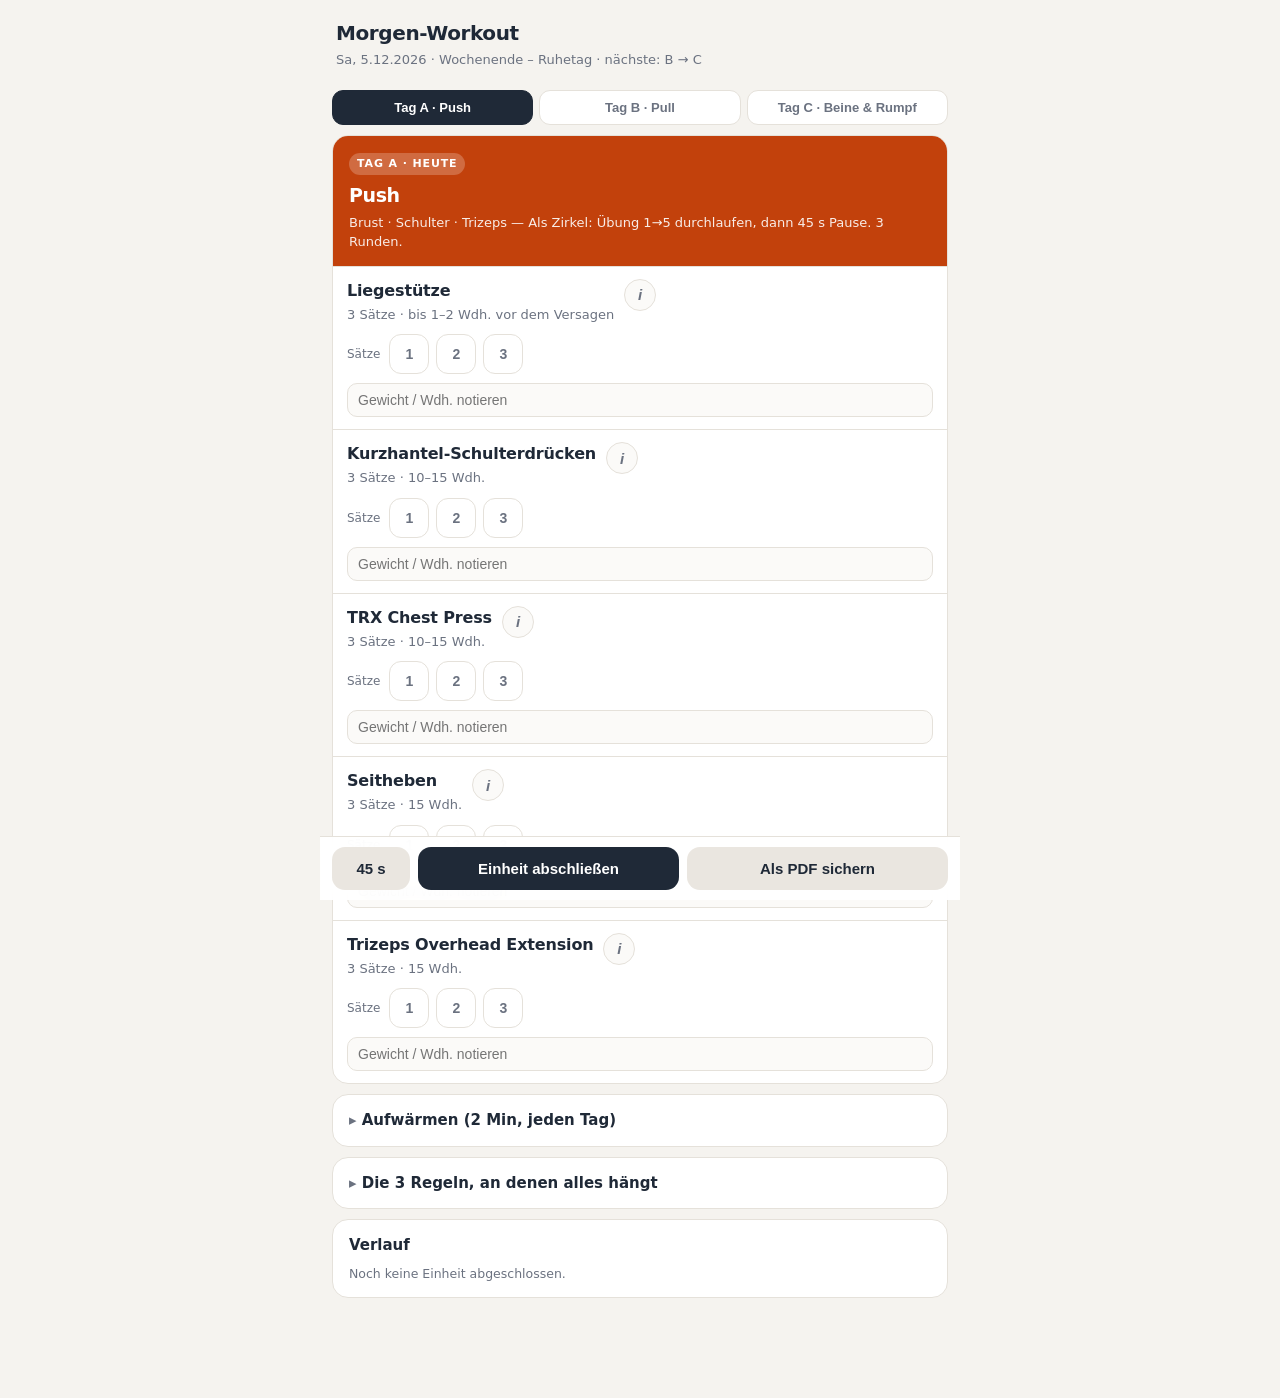
<file: gymbro/index.html>
<!DOCTYPE html>
<html lang="de">
<head>
<meta charset="utf-8">
<meta name="viewport" content="width=device-width,initial-scale=1,viewport-fit=cover">
<title>Gym Bro</title>
<link rel="stylesheet" href="../print.css" media="print">
<style>
:root{
  --bg:#f5f3ef; --card:#fff; --ink:#1f2937; --mute:#6b7280; --line:#e5e1da;
  --a:#c2410c; --b:#1d4ed8; --c:#15803d; --ok:#059669;
}
*{box-sizing:border-box;-webkit-tap-highlight-color:transparent}
html,body{margin:0;background:var(--bg);color:var(--ink);
  font:16px/1.5 -apple-system,BlinkMacSystemFont,"Segoe UI",system-ui,sans-serif}
body{padding:0 0 90px;max-width:640px;margin:0 auto}
header{padding:18px 16px 8px}
h1{font-size:20px;margin:0 0 2px;letter-spacing:-.02em}
.sub{color:var(--mute);font-size:13px}
.wrap{padding:0 12px}
.card{background:var(--card);border:1px solid var(--line);border-radius:16px;margin:10px 0;overflow:hidden}
.dayhead{padding:14px 16px;color:#fff}
.dayhead h2{margin:0;font-size:19px;letter-spacing:-.02em}
.dayhead p{margin:3px 0 0;font-size:13px;opacity:.9}
.pill{display:inline-block;font-size:11px;font-weight:700;letter-spacing:.08em;
  text-transform:uppercase;background:rgba(255,255,255,.22);padding:3px 8px;border-radius:99px;margin-bottom:6px}
.switch{display:flex;gap:6px;padding:0 12px;margin:12px 0 4px}
.switch button{flex:1;padding:9px 4px;border-radius:11px;border:1px solid var(--line);
  background:#fff;font-size:13px;font-weight:600;color:var(--mute)}
.switch button.on{background:var(--ink);color:#fff;border-color:var(--ink)}
.ex{border-top:1px solid var(--line);padding:12px 14px}
.ex:first-child{border-top:0}
.exhead{display:flex;align-items:flex-start;gap:10px}
.exname{flex:1;font-weight:650;font-size:16px;letter-spacing:-.01em}
.exmeta{font-size:13px;color:var(--mute);margin-top:2px}
.i{flex:none;width:32px;height:32px;border-radius:50%;border:1px solid var(--line);
  background:#fbfaf8;font-weight:700;color:var(--mute);font-size:15px;font-style:italic}
.i.on{background:var(--ink);color:#fff;border-color:var(--ink)}
.sets{display:flex;gap:7px;flex-wrap:wrap;margin-top:10px;align-items:center}
.sets .lbl{font-size:12px;color:var(--mute);margin-right:2px}
.set{width:40px;height:40px;border-radius:12px;border:1.5px solid var(--line);
  background:#fff;font-weight:700;color:var(--mute);font-size:14px}
.set.done{background:var(--ok);border-color:var(--ok);color:#fff}
.note{margin-top:9px;width:100%;padding:8px 10px;border:1px solid var(--line);
  border-radius:10px;font-size:14px;background:#fbfaf8;color:var(--ink)}
.info{display:none;margin-top:12px;padding-top:12px;border-top:1px dashed var(--line)}
.info.open{display:block}
.figs{display:flex;gap:8px;margin-bottom:12px}
.figbox{flex:1;background:#fbfaf8;border:1px solid var(--line);border-radius:12px;padding:4px 4px 2px;text-align:center}
.figbox span{display:block;font-size:11px;color:var(--mute);font-weight:600;letter-spacing:.04em;text-transform:uppercase;padding-bottom:4px}
.fig{width:100%;height:auto;display:block}
.fig line{stroke:#1f2937;stroke-linecap:round;stroke-linejoin:round;vector-effect:non-scaling-stroke}
.fig circle{fill:#1f2937}
.fig .aux{stroke:#a8a29e}
.fig .gnd{stroke:#cfc8bd;stroke-dasharray:3 3}
.fig .eq{stroke:#c2410c}
.info h4{margin:12px 0 4px;font-size:12px;letter-spacing:.06em;text-transform:uppercase;color:var(--mute)}
.info ul{margin:0;padding-left:18px;font-size:14.5px}
.info li{margin:3px 0}
.info .warn li::marker{color:#b91c1c}
.bar{position:fixed;left:0;right:0;bottom:0;background:rgba(255,255,255,.94);
  backdrop-filter:blur(10px);border-top:1px solid var(--line);padding:10px 12px calc(10px + env(safe-area-inset-bottom));
  display:flex;gap:8px;max-width:640px;margin:0 auto}
.bar button{flex:1;padding:13px 6px;border-radius:13px;border:0;font-size:15px;font-weight:650;background:#eae6e0;color:var(--ink)}
.bar button.pri{background:var(--ink);color:#fff}
.bar button.t{flex:none;width:78px;font-variant-numeric:tabular-nums}
.log{font-size:14px}
.log .row{display:flex;justify-content:space-between;padding:7px 0;border-top:1px solid var(--line);color:var(--mute)}
.log .row b{color:var(--ink);font-weight:600}
.sect{padding:14px 16px}
.sect h3{margin:0 0 8px;font-size:15px}
.tiny{font-size:12.5px;color:var(--mute)}
details summary{cursor:pointer;font-weight:600;font-size:15px;list-style:none}
details summary::-webkit-details-marker{display:none}
details summary::before{content:"▸ ";color:var(--mute)}
details[open] summary::before{content:"▾ "}
.printonly{display:none}
@media print{
  .bar,.switch,.i,.note,.set,.sets{display:none!important}
  .screen{display:none!important}
  .printonly{display:block!important}
  body{padding:0;max-width:none;background:#fff}
  .card{break-inside:avoid;border-radius:0}
}
</style>
</head>
<body>

<header>
  <h1>Morgen-Workout</h1>
  <div class="sub" id="sub"></div>
</header>

<div class="screen">
  <div class="switch" id="switch"></div>
  <div class="wrap" id="app"></div>

  <div class="wrap">
    <div class="card sect">
      <details>
        <summary>Aufwärmen (2 Min, jeden Tag)</summary>
        <ul class="tiny" style="padding-left:18px;margin-top:8px">
          <li>30 Hampelmänner</li>
          <li>10 Armkreisen vorwärts / 10 rückwärts</li>
          <li>10 Kniebeugen ohne Gewicht</li>
          <li>5× Katze-Kuh (Wirbelsäule mobilisieren)</li>
        </ul>
      </details>
    </div>

    <div class="card sect">
      <details>
        <summary>Die 3 Regeln, an denen alles hängt</summary>
        <ul class="tiny" style="padding-left:18px;margin-top:8px">
          <li><b>Nah ans Versagen.</b> Jeder Satz endet 1–2 Wdh. bevor nichts mehr geht. Ein Satz „locker durch“ ist verlorene Zeit.</li>
          <li><b>Progression.</b> Obere Wdh.-Zahl erreicht → nächste schwerere Variante, nicht mehr Wiederholungen. Notiz-Feld nutzen.</li>
          <li><b>Protein.</b> ca. 1,6–2 g je kg Körpergewicht am Tag. Ohne das verpufft das Training weitgehend.</li>
        </ul>
      </details>
    </div>

    <div class="card sect">
      <h3>Verlauf</h3>
      <div class="log" id="log"></div>
    </div>
  </div>
</div>

<div class="printonly" id="printall"></div>

<div class="bar">
  <button class="t" id="timer" onclick="tick()">45 s</button>
  <button class="pri" id="fin" onclick="finish()">Einheit abschließen</button>
  <button onclick="pdf()">PDF</button>
</div>

<script>
/* ---------- Strichfiguren ---------------------------------------------- */
const L={torso:30,uarm:15,farm:15,thigh:20,shin:20,head:6.5,foot:7};
const P=(p,a,l)=>{const r=a*Math.PI/180;return[p[0]+Math.cos(r)*l,p[1]+Math.sin(r)*l]};
const MI=a=>180-a;

function fig(o){
  const E=[],hip=[0,0],neck=P(hip,o.t,L.torso),head=P(neck,o.t,L.head+3.5);
  const ln=(a,b,w,c)=>E.push({a,b,w:w||3.2,c:c||''});
  ln(hip,neck,4);
  const leg=(l1,l2,f,w)=>{const k=P(hip,l1,L.thigh),ft=P(k,l2,L.shin);
    ln(hip,k,w);ln(k,ft,w);ln(ft,P(ft,(f===undefined?l2-90:f),L.foot),w);return ft};
  const arm=(a1,a2,w)=>{const e=P(neck,a1,L.uarm),h=P(e,a2,L.farm);
    ln(neck,e,w);ln(e,h,w);return h};
  const feet=[],hands=[];
  if(o.front){
    feet.push(leg(o.l1||95,o.l2||92,o.f,3.2));
    feet.push(leg(MI(o.l1||95),MI(o.l2||92),o.f===undefined?undefined:MI(o.f),3.2));
    hands.push(arm(MI(o.a1),MI(o.a2),3.2));
    hands.push(arm(o.a1,o.a2,3.2));
  }else{
    if(o.l1b!==undefined)feet.push(leg(o.l1b,o.l2b,o.fb,2.2));
    feet.push(leg(o.l1,o.l2,o.f,3.2));
    if(o.a1b!==undefined)hands.push(arm(o.a1b,o.a2b,2.2));
    hands.push(arm(o.a1,o.a2,3.2));
  }
  E.push({circ:head,r:L.head});
  const bb=()=>{let xs=[],ys=[];E.forEach(e=>{if(e.circ){xs.push(e.circ[0]-e.r,e.circ[0]+e.r);ys.push(e.circ[1]-e.r,e.circ[1]+e.r)}
    else{xs.push(e.a[0],e.b[0]);ys.push(e.a[1],e.b[1])}});
    return[Math.min(...xs),Math.max(...xs),Math.min(...ys),Math.max(...ys)]};
  let[x0,x1,y0,y1]=bb();
  if(o.ground){const y=Math.max(y1,...feet.map(f=>f[1]))+2.5;ln([x0-7,y],[x1+7,y],2,'gnd')}
  if(o.bench&&feet.length>1){const f=feet[0];ln([f[0]-9,f[1]+3],[f[0]+9,f[1]+3],3,'eq');ln([f[0]+7,f[1]+3],[f[0]+7,f[1]+16],2.4,'eq')}
  if(o.bar){const y=Math.min(...hands.map(h=>h[1]))-2;const x=hands[hands.length-1][0];ln([x-16,y],[x+16,y],3.4,'eq')}
  if(o.strap){[y0]=[bb()[2]];const ay=y0-30;hands.forEach(h=>ln(h,[h[0]+(o.sx||0),ay],1.8,'eq'));
    const h=hands[hands.length-1];ln([h[0]+(o.sx||0)-8,ay],[h[0]+(o.sx||0)+8,ay],3,'eq')}
  [x0,x1,y0,y1]=bb();
  const W=118,H=104,pad=7;
  const k=Math.min((W-2*pad)/Math.max(x1-x0,1),(H-2*pad)/Math.max(y1-y0,1));
  const tx=pad+((W-2*pad)-(x1-x0)*k)/2-x0*k, ty=pad+((H-2*pad)-(y1-y0)*k)/2-y0*k;
  const s=E.map(e=>e.circ
    ?`<circle cx="${e.circ[0].toFixed(1)}" cy="${e.circ[1].toFixed(1)}" r="${e.r}"/>`
    :`<line x1="${e.a[0].toFixed(1)}" y1="${e.a[1].toFixed(1)}" x2="${e.b[0].toFixed(1)}" y2="${e.b[1].toFixed(1)}" stroke-width="${e.w}" class="${e.c}"/>`).join('');
  return`<svg viewBox="0 0 ${W} ${H}" class="fig"><g transform="translate(${tx.toFixed(1)},${ty.toFixed(1)}) scale(${k.toFixed(3)})">${s}</g></svg>`;
}

/* ---------- Trainingsplan ---------------------------------------------- */
const DAYS=[
{id:'A',t:'Push',col:'var(--a)',sub:'Brust · Schulter · Trizeps',
 hint:'Als Zirkel: Übung 1→5 durchlaufen, dann 45 s Pause. 3 Runden.',ex:[
 {n:'Liegestütze',s:3,r:'bis 1–2 Wdh. vor dem Versagen',
  f:[['Oben',{t:185,l1:38,l2:38,f:80,a1:88,a2:88,ground:1}],['Unten',{t:185,l1:38,l2:38,f:80,a1:30,a2:125,ground:1}]],
  how:['Hände etwas breiter als schulterbreit, Finger nach vorn.','Körper eine Linie von Kopf bis Ferse – Po anspannen, Rippen nach unten ziehen.','3 Sekunden kontrolliert runter, unten 1 Sekunde halten, kraftvoll hoch.','Ellenbogen ca. 45° zum Körper, nicht auf Schulterhöhe abspreizen.'],
  fo:'Die langsame Absenkphase erzeugt den Wachstumsreiz – nicht die Anzahl.',
  err:['Hüfte hängt durch oder ragt nach oben.','Kopf in den Nacken gelegt – Blick bleibt schräg nach unten.','Nur halbe Bewegung: Brust sollte auf Faustbreite an den Boden.'],
  pr:['Füße erhöht (Stuhl/Bank)','Archer-Liegestütz','einarmig mit Hand am TRX-Griff']},
 {n:'Kurzhantel-Schulterdrücken',s:3,r:'10–15 Wdh.',
  f:[['Start',{t:-90,l1:92,l2:88,a1:105,a2:-75,ground:1}],['Ende',{t:-90,l1:92,l2:88,a1:-88,a2:-88,ground:1}]],
  how:['Stehend, Füße hüftbreit, Bauch fest, Rippen nicht nach vorn kippen.','Hanteln auf Schulterhöhe, Handflächen nach vorn.','Nach oben drücken bis die Arme fast gestreckt sind – Ellenbogen nicht durchschlagen.','Langsam zurück, bis die Oberarme etwas unter Schulterhöhe sind.'],
  fo:'Rumpf bleibt stabil – kein Hohlkreuz, kein Schwung aus den Beinen.',
  err:['Ausweichen ins Hohlkreuz, sobald es schwer wird.','Hanteln vor dem Kopf statt seitlich in der Schulterebene.'],
  pr:['langsamer (3 s runter)','1,5 Wiederholungen: ganz hoch, halb runter, halb hoch','einarmig im Wechsel']},
 {n:'TRX Chest Press',s:3,r:'10–15 Wdh.',
  f:[['Start',{t:-150,l1:35,l2:35,a1:-160,a2:-160,strap:1,ground:1}],['Ende',{t:-150,l1:35,l2:35,a1:-115,a2:175,strap:1,ground:1}]],
  how:['Mit dem Rücken zum Anker, Griffe in Schulterhöhe, Körper schräg nach vorn.','Je weiter die Füße nach hinten wandern, desto schwerer wird es.','Kontrolliert nach vorn absenken bis die Hände neben der Brust sind.','Gedrückt wird über die Brust, nicht über die Schultern.'],
  fo:'Der Körper bleibt bretthart – die Bewegung passiert nur in den Armen.',
  err:['Hüfte knickt ein („Banane“).','Schultern wandern nach oben zu den Ohren.'],
  pr:['Füße weiter nach hinten','ein Fuß angehoben','oben 2 s halten']},
 {n:'Seitheben',s:3,r:'15 Wdh.',
  f:[['Start',{front:1,t:-90,a1:95,a2:95,ground:1}],['Ende',{front:1,t:-90,a1:8,a2:5,ground:1}]],
  how:['Leichte Gewichte reichen – hier zählt Technik, nicht Last.','Arme leicht gebeugt seitlich bis Schulterhöhe heben.','Kleiner Finger minimal höher als der Daumen.','Langsam ablassen, unten nicht ablegen – Spannung halten.'],
  fo:'Bewegt wird über die seitliche Schulter, der Oberkörper bleibt ruhig.',
  err:['Schwung aus den Knien.','Über Schulterhöhe heben – ab da übernimmt der Nacken.'],
  pr:['3 s Absenkphase','oben 2 s halten','Drop-Satz: 10 mit Gewicht, dann 10 ohne']},
 {n:'Trizeps Overhead Extension',s:3,r:'15 Wdh.',
  f:[['Start',{t:-90,l1:92,l2:88,a1:-88,a2:-88,ground:1}],['Ende',{t:-90,l1:92,l2:88,a1:-88,a2:-165,ground:1}]],
  how:['Eine Hantel beidhändig über dem Kopf, Oberarme senkrecht neben den Ohren.','Nur der Unterarm bewegt sich – hinter den Kopf absenken.','Bis zur Dehnung senken, dann strecken ohne die Ellenbogen zu blockieren.'],
  fo:'Die Oberarme bleiben absolut still. Das ist der ganze Trick.',
  err:['Ellenbogen wandern nach außen und nach vorn.','Hohlkreuz, um mehr Gewicht zu bewegen.'],
  pr:['einarmig','2 s Pause in der Dehnung','langsamer Negativteil']}]},

{id:'B',t:'Pull',col:'var(--b)',sub:'Rücken · Bizeps · Bauch',
 hint:'Klimmzüge zuerst, solange du frisch bist. 45–60 s Pause zwischen den Sätzen.',ex:[
 {n:'Klimmzüge',s:3,r:'max. Wdh. (unter 5 → Negative)',
  f:[['Hängen',{t:-90,l1:105,l2:70,a1:-80,a2:-80,bar:1}],['Oben',{t:-92,l1:105,l2:70,a1:-45,a2:-125,bar:1}]],
  how:['Griff etwas breiter als schulterbreit, Handrücken zu dir (Obergriff).','Vor dem Zug: Schulterblätter nach unten ziehen – erst dann anziehen.','Brust Richtung Stange, Ellenbogen nach unten-hinten denken.','Kontrolliert ganz ablassen, Arme strecken, aber Schultern aktiv lassen.'],
  fo:'Wenn weniger als 5 sauber gehen: hochspringen und 5 Sekunden kontrolliert ablassen. 5 Negative pro Satz.',
  err:['Kippen und Schwungholen (Kipping) – nimmt dem Rücken die Arbeit ab.','Nur halb ablassen, um sich Wiederholungen zu erschleichen.'],
  pr:['Negative → volle Wiederholungen','oben 2 s halten','Pause 2 s auf halber Höhe','Zusatzgewicht im Rucksack']},
 {n:'TRX Row',s:3,r:'10–15 Wdh.',
  f:[['Start',{t:-165,l1:15,l2:15,f:-50,a1:-20,a2:-20,strap:1,ground:1}],['Ende',{t:-165,l1:15,l2:15,f:-50,a1:-50,a2:30,strap:1,ground:1}]],
  how:['Griffe fassen, zurücklehnen, Körper gerade wie ein Brett.','Je weiter die Füße nach vorn, desto schwerer.','Ziehen bis die Hände neben die unteren Rippen kommen.','Oben Schulterblätter zusammenziehen, 1 s halten.'],
  fo:'Zug kommt aus dem Rücken – die Arme sind nur Haken.',
  err:['Hüfte sackt ab.','Ellenbogen weit vom Körper weg (belastet die Schulter statt den Rücken).'],
  pr:['Füße weiter nach vorn','Füße erhöht','einarmig']},
 {n:'Einarmiges Kurzhantel-Rudern',s:3,r:'12–15 je Seite',
  f:[['Start',{t:170,l1:78,l2:96,a1:92,a2:92,ground:1}],['Ende',{t:170,l1:78,l2:96,a1:55,a2:150,ground:1}]],
  how:['Hüfte nach hinten schieben, Oberkörper fast waagerecht, Rücken gerade.','Freie Hand stützt auf Oberschenkel oder Stuhl.','Hantel zur Hüfte ziehen, oben 2 s halten.','Unten die Schulter bewusst nach vorn ausdehnen lassen.'],
  fo:'Die 2 Sekunden Pause oben sind bei nur 10 kg das Wichtigste am Satz.',
  err:['Oberkörper rotiert bei jeder Wiederholung mit.','Runder Rücken.'],
  pr:['3 s Absenkphase','3 s Pause oben','beide Arme gleichzeitig, Oberkörper waagerecht']},
 {n:'Hanging Knee Raise',s:3,r:'10–15 Wdh.',
  f:[['Hängen',{t:-90,l1:90,l2:90,a1:-85,a2:-85,bar:1}],['Oben',{t:-92,l1:195,l2:95,a1:-85,a2:-85,bar:1}]],
  how:['An der Stange hängen, Schultern aktiv (nicht durchhängen lassen).','Becken leicht nach hinten kippen, dann die Knie zur Brust ziehen.','Langsam ablassen – kein Pendeln.'],
  fo:'Die Bewegung startet im Becken, nicht in der Hüftbeuge.',
  err:['Schwingen und Schwung nutzen.','Nur die Knie heben ohne Becken zu kippen – dann arbeitet der Hüftbeuger statt der Bauch.'],
  pr:['gestreckte Beine (L-Sit)','oben 2 s halten','Beine langsam über 5 s absenken']},
 {n:'Kurzhantel-Curls',s:3,r:'12–15 Wdh.',
  f:[['Start',{t:-90,l1:92,l2:88,a1:95,a2:95,ground:1}],['Ende',{t:-90,l1:92,l2:88,a1:100,a2:-65,ground:1}]],
  how:['Ellenbogen bleiben am Rumpf fixiert.','Langsam hoch (2 s), oben kurz anspannen, 3 s runter.','Unten die Arme vollständig strecken.'],
  fo:'Bei 10 kg zählt nur noch Zeit unter Spannung – langsam ist hier stärker als schwer.',
  err:['Schwung aus dem Oberkörper.','Ellenbogen wandern nach vorn – dann zieht die Schulter mit.'],
  pr:['3–4 s Absenkphase','Hammer-Curls im Wechsel','21er: 7 unten, 7 oben, 7 ganz']}]},

{id:'C',t:'Beine & Rumpf',col:'var(--c)',sub:'Beine · Gesäß · Core',
 hint:'Sätze pro Seite zählen. Bei Beinübungen ruhig 60 s Pause nehmen.',ex:[
 {n:'Bulgarian Split Squat',s:3,r:'12–15 je Seite',
  f:[['Start',{t:-92,l1:100,l2:80,l1b:40,l2b:-10,a1:95,a2:95,ground:1,bench:1}],['Unten',{t:-100,l1:120,l2:55,l1b:55,l2b:-25,a1:95,a2:95,ground:1,bench:1}]],
  how:['Hinterer Fußrist auf Stuhl/Bank, vorderer Fuß ca. 60–70 cm davor.','Senkrecht absenken, bis der hintere Knie fast den Boden berührt.','Oberkörper minimal nach vorn geneigt, Druck über die ganze Vorderfußsohle.','Hanteln hängen locker seitlich.'],
  fo:'Die beste Beinübung, die du mit 10 kg noch hart machen kannst.',
  err:['Vorderer Fuß zu nah an der Bank – Knie schiebt weit über die Zehen.','Nach hinten abkippen statt senkrecht absenken.'],
  pr:['3 s Absenkphase','unten 2 s Pause','Fuß vorne erhöht (größerer Weg)']},
 {n:'Einbeiniges Kreuzheben (RDL)',s:3,r:'12 je Seite',
  f:[['Start',{t:-90,l1:92,l2:90,a1:95,a2:95,ground:1}],['Ende',{t:160,l1:88,l2:92,l1b:-5,l2b:-5,a1:100,a2:100,ground:1}]],
  how:['Auf einem Bein stehen, leichte Kniebeuge, Rücken gerade.','Hüfte nach hinten schieben, freies Bein streckt sich nach hinten aus.','Absenken bis der Oberkörper waagerecht ist und die Rückseite zieht.','Über die Gesäßmuskulatur wieder aufrichten.'],
  fo:'Trainiert Rückseite und Balance gleichzeitig – bewusst langsam.',
  err:['Runder Rücken.','Hüfte rotiert nach außen – Becken bleibt parallel zum Boden.'],
  pr:['schwerere Hantel in der Gegenhand','3 s runter','unten 2 s Pause']},
 {n:'Pistol Squat am TRX',s:3,r:'8 je Seite',
  f:[['Start',{t:-90,l1:90,l2:90,l1b:175,l2b:175,a1:-25,a2:-25,strap:1,ground:1}],['Unten',{t:-110,l1:130,l2:35,l1b:185,l2b:185,a1:-25,a2:-25,strap:1,ground:1}]],
  how:['Griffe halten, ein Bein nach vorn ausstrecken.','So tief absenken wie kontrollierbar – die Griffe nur zum Ausbalancieren nutzen.','Ferse des Standbeins bleibt am Boden.'],
  fo:'Die Arme helfen so wenig wie möglich. Wer sich hochzieht, trainiert nichts.',
  err:['Sich am TRX hochziehen.','Knie kippt nach innen.'],
  pr:['weniger Zug an den Griffen','3 s runter','unten 2 s halten']},
 {n:'Wadenheben einbeinig',s:3,r:'20 Wdh.',
  f:[['Unten',{t:-90,l1:90,l2:90,f:0,ground:1}],['Oben',{t:-90,l1:90,l2:90,f:-45,ground:1}]],
  how:['Vorfuß auf eine Stufe, Ferse hängt frei.','Ganz nach unten dehnen, dann maximal hoch auf den Ballen.','Oben 1 s halten, langsam ablassen.','Zum Ausbalancieren an der Wand abstützen.'],
  fo:'Voller Bewegungsumfang – die Dehnung unten ist der Reiz.',
  err:['Kurze Wippbewegungen ohne Dehnung.','Knie beugen und strecken statt nur das Sprunggelenk.'],
  pr:['Hantel in der Hand','2 s oben halten','noch langsamer ablassen']},
 {n:'Situps',s:3,r:'15–20 Wdh.',
  f:[['Start',{t:178,l1:-65,l2:85,a1:160,a2:120,ground:1}],['Ende',{t:-65,l1:-65,l2:85,a1:110,a2:130,ground:1}]],
  how:['Rücken flach, Knie gebeugt, Füße am Boden.','Wirbel für Wirbel aufrollen, nicht als Brett hochklappen.','Kontrolliert wieder abrollen – der Kopf legt sich zuletzt ab.'],
  fo:'Kinn bleibt eine Faustbreite von der Brust entfernt.',
  err:['Am Nacken ziehen.','Mit Schwung hochschnellen.'],
  pr:['Arme über Kopf gestreckt','Hantel vor der Brust','langsam: 3 s hoch, 3 s runter']},
 {n:'Side Plank',s:2,r:'30 s je Seite',
  f:[['Halten',{t:-160,l1:15,l2:15,a1:100,a2:0,ground:1}]],
  how:['Auf dem Unterarm, Ellenbogen direkt unter der Schulter.','Hüfte anheben bis Schulter, Hüfte und Fuß eine Linie bilden.','Gleichmäßig weiteratmen.'],
  fo:'Hüfte aktiv nach oben drücken statt nur „halten“.',
  err:['Hüfte sackt langsam ab.','Kopf hängt nach vorn.'],
  pr:['oberes Bein anheben','Zeit verlängern','oberen Arm senkrecht nach oben strecken']}]}
];

/* ---------- Zustand ------------------------------------------------------ */
const KEY='tt_workout_v1', DE=['So','Mo','Di','Mi','Do','Fr','Sa'];
const iso=d=>d.toISOString().slice(0,10);
const today=new Date(), tIso=iso(today), wd=today.getDay();
const weekend=(wd===0||wd===6);
let S=load(), view=null;

function load(){
  let d=null;
  const m=location.hash.match(/^#s=(.+)$/);
  if(m){try{d=JSON.parse(decodeURIComponent(escape(atob(m[1]))))}catch(e){}}
  if(!d){try{d=JSON.parse(localStorage.getItem(KEY)||'null')}catch(e){}}
  if(!d||d.v!==1)d={v:1,n:0,log:[],notes:{},day:tIso,checks:{}};
  if(d.day!==tIso){d.day=tIso;d.checks={}}
  return d;
}
let th=null;
function save(){
  localStorage.setItem(KEY,JSON.stringify(S));
  clearTimeout(th);
  th=setTimeout(()=>{try{history.replaceState(null,'','#s='+btoa(unescape(encodeURIComponent(JSON.stringify(S)))))}catch(e){}},500);
}
const planIdx=()=>S.n%3;
const cur=()=>view===null?planIdx():view;

/* ---------- Rendern ------------------------------------------------------ */
function render(){
  const d=DAYS[cur()];
  document.getElementById('sub').textContent =
    DE[wd]+', '+today.toLocaleDateString('de-DE')+' · '+
    (weekend?'Wochenende – Ruhetag':'Einheit '+(S.n+1))+
    ' · nächste: '+DAYS[(planIdx()+1)%3].id+' → '+DAYS[(planIdx()+2)%3].id;

  document.getElementById('switch').innerHTML=DAYS.map((x,i)=>
    `<button class="${i===cur()?'on':''}" onclick="view=${i};render()">Tag ${x.id} · ${x.t}</button>`).join('');

  document.getElementById('app').innerHTML=
   `<div class="card">
      <div class="dayhead" style="background:${d.col}">
        <div class="pill">Tag ${d.id}${cur()===planIdx()?' · heute':''}</div>
        <h2>${d.t}</h2><p>${d.sub} — ${d.hint}</p>
      </div>
      ${d.ex.map((e,i)=>card(d,e,i)).join('')}
    </div>`;

  document.getElementById('log').innerHTML = S.log.length
    ? S.log.slice(0,12).map(r=>`<div class="row"><span><b>${r.d}</b> · Tag ${r.k}</span><span>${r.s} Sätze</span></div>`).join('')
    : '<div class="tiny">Noch keine Einheit abgeschlossen.</div>';
}

function card(d,e,i){
  const id=d.id+i, done=S.checks[id]||[];
  return `<div class="ex">
    <div class="exhead">
      <div><div class="exname">${e.n}</div><div class="exmeta">${e.s} Sätze · ${e.r}</div></div>
      <button class="i" id="ib${id}" onclick="toggleInfo('${id}')">i</button>
    </div>
    <div class="sets"><span class="lbl">Sätze</span>${
      Array.from({length:e.s},(_,k)=>`<button class="set ${done.includes(k)?'done':''}" onclick="tset('${id}',${k})">${done.includes(k)?'✓':k+1}</button>`).join('')}</div>
    <input class="note" placeholder="Gewicht / Wdh. notieren" value="${(S.notes[id]||'').replace(/"/g,'&quot;')}" oninput="S.notes['${id}']=this.value;save()">
    <div class="info" id="in${id}">
      <div class="figs">${e.f.map(([lb,p])=>`<div class="figbox"><span>${lb}</span>${fig(p)}</div>`).join('')}</div>
      <h4>Ausführung</h4><ul>${e.how.map(x=>`<li>${x}</li>`).join('')}</ul>
      <h4>Worauf es ankommt</h4><ul><li>${e.fo}</li></ul>
      <h4>Häufige Fehler</h4><ul class="warn">${e.err.map(x=>`<li>${x}</li>`).join('')}</ul>
      <h4>Progression</h4><ul>${e.pr.map(x=>`<li>${x}</li>`).join('')}</ul>
    </div></div>`;
}

function toggleInfo(id){
  document.getElementById('in'+id).classList.toggle('open');
  document.getElementById('ib'+id).classList.toggle('on');
}
function tset(id,k){
  const a=S.checks[id]||(S.checks[id]=[]);
  const j=a.indexOf(k); j<0?a.push(k):a.splice(j,1);
  save();render();
}

/* ---------- Timer / Abschluss / PDF -------------------------------------- */
let tv=null,ts=45,ac=null;
function tick(){
  const b=document.getElementById('timer');
  if(tv){clearInterval(tv);tv=null;b.textContent='45 s';return}
  try{ac=ac||new(window.AudioContext||window.webkitAudioContext)()}catch(e){}
  ts=45;b.textContent=ts+' s';
  tv=setInterval(()=>{ts--;b.textContent=ts+' s';
    if(ts<=0){clearInterval(tv);tv=null;b.textContent='45 s';beep()}},1000);
}
function beep(){try{const o=ac.createOscillator(),g=ac.createGain();
  o.connect(g);g.connect(ac.destination);o.frequency.value=880;g.gain.value=.15;
  o.start();o.stop(ac.currentTime+.25)}catch(e){}}

function finish(){
  const d=DAYS[cur()];
  const s=Object.keys(S.checks).filter(k=>k[0]===d.id).reduce((n,k)=>n+S.checks[k].length,0);
  if(!s&&!confirm('Kein Satz abgehakt. Trotzdem abschließen?'))return;
  S.log.unshift({d:today.toLocaleDateString('de-DE'),k:d.id,s});
  S.log=S.log.slice(0,60); S.n++; S.checks={}; view=null;
  save();render();
  alert('Erledigt. Nächste Einheit: Tag '+DAYS[planIdx()].id+' – '+DAYS[planIdx()].t);
}

function pdf(){
  document.getElementById('printall').innerHTML=
   `<div style="padding:12px 4px"><h1 style="margin:0">Morgen-Workout · Mo–Fr</h1>
    <div class="tiny">Rotation A → B → C, fortlaufend über die Werktage · Stand: ${today.toLocaleDateString('de-DE')}</div></div>`+
   DAYS.map(d=>`<div class="card"><div class="dayhead" style="background:${d.col}">
      <h2>Tag ${d.id} — ${d.t}</h2><p>${d.sub} — ${d.hint}</p></div>`+
      d.ex.map(e=>`<div class="ex"><div class="exname">${e.n}</div>
        <div class="exmeta">${e.s} Sätze · ${e.r}</div>
        <div class="figs">${e.f.map(([lb,p])=>`<div class="figbox"><span>${lb}</span>${fig(p)}</div>`).join('')}</div>
        <h4>Ausführung</h4><ul>${e.how.map(x=>`<li>${x}</li>`).join('')}</ul>
        <h4>Häufige Fehler</h4><ul>${e.err.map(x=>`<li>${x}</li>`).join('')}</ul>
        <h4>Progression</h4><ul>${e.pr.map(x=>`<li>${x}</li>`).join('')}</ul></div>`).join('')+
      `</div>`).join('');
  setTimeout(()=>window.print(),80);
}
document.querySelector('.bar button:last-child').textContent='Als PDF sichern';
render();
</script>
</body>
</html>
</file>
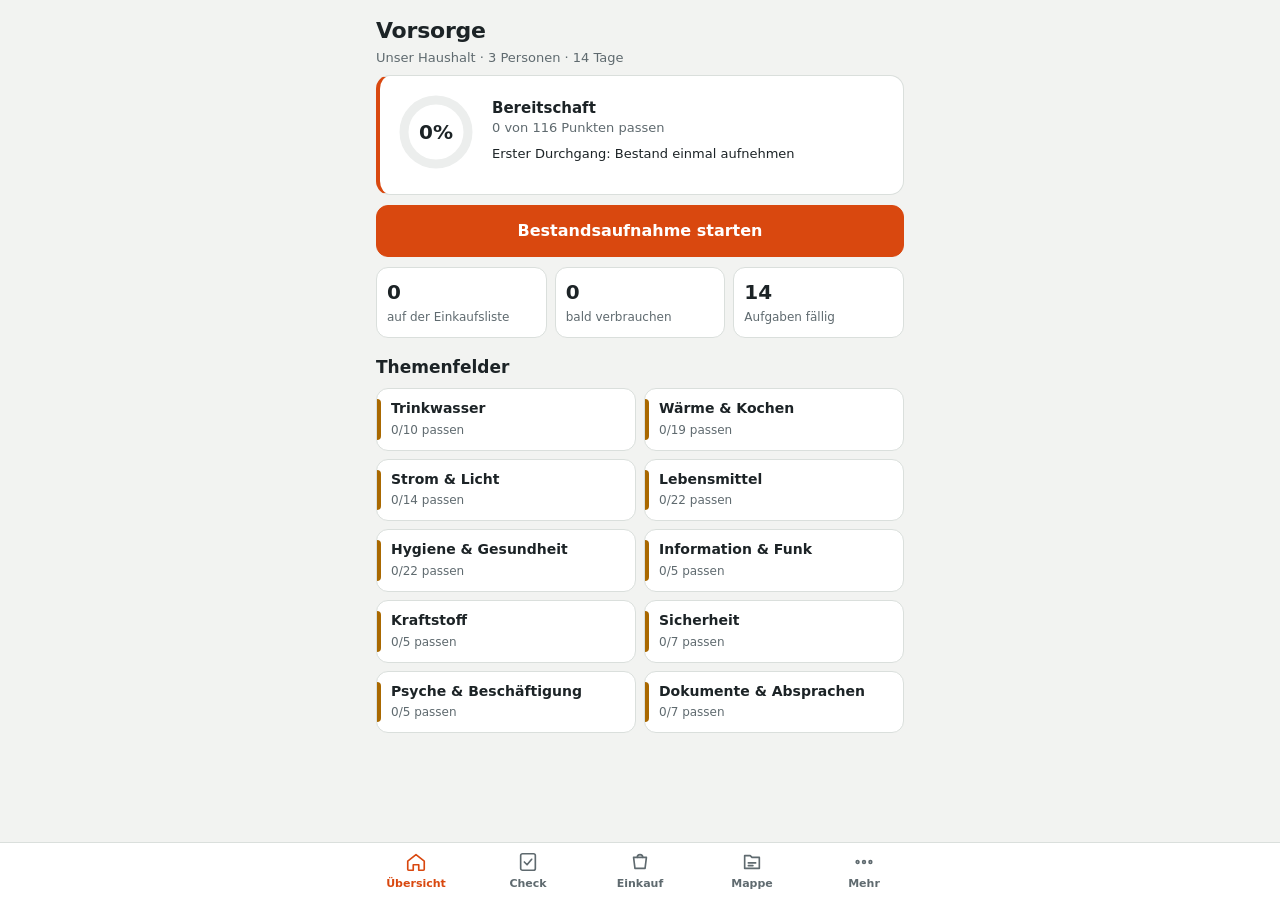
<file: katastrophenschutz/index.html>
<!DOCTYPE html>
<html lang="de">
<head>
<meta charset="utf-8">
<meta name="viewport" content="width=device-width, initial-scale=1, viewport-fit=cover">
<title>Katastrophenschutz-Vorsorge</title>
<meta name="tool-icon" content="🔦">
<meta name="theme-color" content="#1c2326">
<link rel="stylesheet" href="../print.css" media="print">
<style>
/* Plan: ruhige Werkstatt-Optik, Signalorange als einziger Akzent; eine Spalte, unten Tab-Leiste; Karten mit Ampel-Streifen */
:root{
  --bg:#f2f3f1; --card:#ffffff; --tx:#1c2326; --mu:#5f6a6f; --ln:#dadfdc;
  --ac:#d9480f; --ac-soft:#fde7da;
  --ok:#2e7d4f; --ok-soft:#dcf0e3; --warn:#a96800; --warn-soft:#fbefd0; --bad:#c62828; --bad-soft:#fbe1df; --neu:#8a9397; --neu-soft:#eceeed;
  --tab:#ffffff;
  --font:-apple-system,BlinkMacSystemFont,"SF Pro Text","Segoe UI",Roboto,system-ui,sans-serif;
  --mono:ui-monospace,"SF Mono",Menlo,monospace;
}
@media (prefers-color-scheme:dark){:root{
  --bg:#111517; --card:#1b2124; --tx:#e8ecec; --mu:#9aa5aa; --ln:#2c3438;
  --ac:#ff7a3d; --ac-soft:#3a2418;
  --ok:#5cc98a; --ok-soft:#163023; --warn:#e2a93b; --warn-soft:#33270f; --bad:#ff6b63; --bad-soft:#3a1816; --neu:#7f898d; --neu-soft:#242b2e;
  --tab:#171c1e;
}}
*{box-sizing:border-box}
html,body{margin:0;height:100%}
body{background:var(--bg);color:var(--tx);font:15px/1.4 var(--font);-webkit-text-size-adjust:100%;-webkit-tap-highlight-color:transparent}
.wrap{max-width:560px;margin:0 auto;padding:max(12px,env(safe-area-inset-top)) 16px calc(84px + env(safe-area-inset-bottom))}
h1{font-size:22px;margin:4px 0 2px;letter-spacing:-.01em}
h2{font-size:17px;margin:18px 0 8px}
h3{font-size:15px;margin:0}
p{margin:0 0 8px}
.mu{color:var(--mu)}
.sm{font-size:13px}
.xs{font-size:12px}
button,input,select,textarea{font:inherit;color:inherit}
button{cursor:pointer}
:focus-visible{outline:2px solid var(--ac);outline-offset:2px}
.card{background:var(--card);border:1px solid var(--ln);border-radius:14px;padding:14px;margin-bottom:10px}
.btn{border:1px solid var(--ln);background:var(--card);border-radius:10px;padding:10px 14px;font-weight:600;font-size:14px}
.btn.pri{background:var(--ac);border-color:var(--ac);color:#fff}
.btn.big{width:100%;padding:14px;font-size:16px;border-radius:12px}
.btn.ghost{background:none}
.btn:disabled{opacity:.45;cursor:default}
.row{display:flex;gap:8px;align-items:center}
.row.wrapr{flex-wrap:wrap}
.grow{flex:1;min-width:0}
.pill{display:inline-block;font-size:11.5px;font-weight:700;border-radius:99px;padding:2px 8px;white-space:nowrap}
.s-ok{background:var(--ok-soft);color:var(--ok)}
.s-bald,.s-neu.warnish{background:var(--warn-soft);color:var(--warn)}
.s-fehlt,.s-ablauf,.s-problem{background:var(--bad-soft);color:var(--bad)}
.s-neu{background:var(--neu-soft);color:var(--mu)}
.s-faellig{background:var(--warn-soft);color:var(--warn)}
/* Kopf */
.top{display:flex;justify-content:space-between;align-items:flex-start;gap:10px}
.ro-banner{background:var(--warn-soft);color:var(--warn);border-radius:10px;padding:8px 12px;font-size:13px;font-weight:600;margin:8px 0}
/* Übersicht */
.hero{display:grid;grid-template-columns:auto 1fr;gap:14px;align-items:center}
.ring{width:84px;height:84px}
.ring text{font:700 20px var(--font);fill:var(--tx)}
.next{border-left:4px solid var(--ac)}
.fields{display:grid;grid-template-columns:1fr 1fr;gap:8px}
.fld{background:var(--card);border:1px solid var(--ln);border-radius:12px;padding:10px 12px 10px 14px;position:relative;text-align:left;width:100%}
.fld::before{content:"";position:absolute;left:0;top:10px;bottom:10px;width:4px;border-radius:0 4px 4px 0;background:var(--neu)}
.fld.ok::before{background:var(--ok)} .fld.warn::before{background:var(--warn)} .fld.bad::before{background:var(--bad)}
.fld b{display:block;font-size:14px}
.fld span{font-size:12px;color:var(--mu)}
.stats{display:flex;gap:8px}
.stat{flex:1;background:var(--card);border:1px solid var(--ln);border-radius:12px;padding:10px;text-align:left}
.stat b{display:block;font-size:20px;font-variant-numeric:tabular-nums}
.stat span{font-size:12px;color:var(--mu)}
/* Check */
.prog{height:6px;background:var(--neu-soft);border-radius:99px;overflow:hidden;margin:6px 0 12px}
.prog i{display:block;height:100%;background:var(--ac);transition:width .25s}
.ccard{min-height:300px;display:flex;flex-direction:column;gap:12px}
.ccard .feld{font-size:12px;font-weight:700;color:var(--ac);text-transform:uppercase;letter-spacing:.06em}
.ccard h3{font-size:20px;line-height:1.25}
.hint{background:var(--neu-soft);border-radius:10px;padding:8px 10px;font-size:13px;color:var(--mu)}
.stepper{display:grid;grid-template-columns:56px 1fr 56px;gap:8px;align-items:center}
.stepper button{height:56px;border-radius:12px;border:1px solid var(--ln);background:var(--card);font-size:26px;font-weight:600}
.stepper output{text-align:center;font-size:30px;font-weight:700;font-variant-numeric:tabular-nums}
.stepper output small{display:block;font-size:12px;font-weight:500;color:var(--mu)}
.mhd{display:flex;gap:8px;align-items:center}
.mhd label{font-size:13px;color:var(--mu);flex:none}
.mhd input{flex:1;min-width:0;padding:9px 10px;border:1px solid var(--ln);border-radius:10px;background:var(--card)}
.choice{display:grid;grid-template-columns:1fr 1fr;gap:8px}
.choice button{padding:16px 8px;border-radius:12px;border:1px solid var(--ln);background:var(--card);font-weight:700;font-size:15px}
.choice button.on.okb{background:var(--ok-soft);color:var(--ok);border-color:var(--ok)}
.choice button.on.badb{background:var(--bad-soft);color:var(--bad);border-color:var(--bad)}
.nav{display:grid;grid-template-columns:1fr 2fr;gap:8px;margin-top:auto}
.seg{display:flex;border:1px solid var(--ln);border-radius:10px;overflow:hidden;background:var(--card)}
.seg button{flex:1;border:0;background:none;padding:8px;font-size:13px;font-weight:600}
.seg button.on{background:var(--tx);color:var(--bg)}
/* Listen */
.list .it{display:grid;grid-template-columns:minmax(0,1fr) auto;gap:4px 10px;padding:10px 0;border-top:1px solid var(--ln);align-items:center}
.list .it:first-child{border-top:0}
.it .nm{font-weight:600}
.it .meta{font-size:12.5px;color:var(--mu)}
.mini{display:flex;align-items:center;gap:4px}
.mini button{width:34px;height:34px;border-radius:9px;border:1px solid var(--ln);background:var(--card);font-weight:700}
.mini button.tick{width:auto;padding:0 10px}
.mini output{min-width:34px;text-align:center;font-weight:700;font-variant-numeric:tabular-nums}
.tick{padding:7px 10px;border-radius:9px;border:1px solid var(--ln);background:var(--card);font-weight:700;font-size:13px}
.tick.on{background:var(--ok-soft);color:var(--ok);border-color:transparent}
.tick.bad{background:var(--bad-soft);color:var(--bad);border-color:transparent}
details.grp{background:var(--card);border:1px solid var(--ln);border-radius:14px;margin-bottom:10px}
details.grp>summary{list-style:none;padding:12px 14px;display:flex;gap:8px;align-items:center;font-weight:700;cursor:pointer}
details.grp>summary::-webkit-details-marker{display:none}
details.grp>summary::after{content:"›";margin-left:auto;color:var(--mu);font-size:20px;line-height:1;transition:transform .2s}
details.grp[open]>summary::after{transform:rotate(90deg)}
details.grp .list{padding:0 14px 6px}
/* Formulare */
.field{display:flex;flex-direction:column;gap:4px;margin-bottom:10px}
.field label{font-size:12.5px;color:var(--mu);font-weight:600}
.field input,.field select,.field textarea{width:100%;padding:10px;border:1px solid var(--ln);border-radius:10px;background:var(--card)}
.field textarea{min-height:120px;resize:vertical;font-size:14px;line-height:1.45}
.two{display:grid;grid-template-columns:1fr 1fr;gap:8px}
/* Tab-Leiste */
.tabs{position:fixed;left:0;right:0;bottom:0;background:var(--tab);border-top:1px solid var(--ln);display:flex;justify-content:center;padding-bottom:env(safe-area-inset-bottom);z-index:20}
.tabs .in{display:grid;grid-template-columns:repeat(5,1fr);width:100%;max-width:560px}
.tabs button{border:0;background:none;padding:8px 2px 9px;font-size:11px;font-weight:600;color:var(--mu);display:flex;flex-direction:column;align-items:center;gap:3px;position:relative}
.tabs button svg{width:22px;height:22px;stroke:currentColor;fill:none;stroke-width:1.8;stroke-linecap:round;stroke-linejoin:round}
.tabs button.on{color:var(--ac)}
.badge{position:absolute;top:3px;left:calc(50% + 6px);background:var(--bad);color:#fff;border-radius:99px;font-size:10px;padding:0 5px;min-width:16px;line-height:16px}
.toast{position:fixed;left:50%;bottom:calc(76px + env(safe-area-inset-bottom));transform:translateX(-50%);background:var(--tx);color:var(--bg);padding:9px 14px;border-radius:10px;font-size:13px;font-weight:600;opacity:0;pointer-events:none;transition:opacity .2s;z-index:30;max-width:90vw;text-align:center}
.toast.show{opacity:1}
.dialog{position:fixed;inset:0;background:rgba(0,0,0,.45);display:flex;align-items:flex-end;justify-content:center;z-index:40}
.dialog .sheet{background:var(--bg);width:100%;max-width:560px;border-radius:18px 18px 0 0;padding:16px 16px calc(16px + env(safe-area-inset-bottom));max-height:88vh;overflow:auto}
.empty{text-align:center;padding:24px 10px;color:var(--mu)}
.printonly{display:none}
.mappe-pg h3{margin-top:12px}
.mappe-pg pre{white-space:pre-wrap;font:14px/1.5 var(--font);margin:0}
@media (prefers-reduced-motion:reduce){*{transition:none!important}}
@media print{
  .tabs,.toast,.no-print,.dialog{display:none!important}
  .wrap{padding:0}
  .card{border:1px solid #ccc!important;break-inside:avoid}
  .pg{break-inside:avoid}
  .pg-neu{break-before:page}
  .printonly{display:block!important}
  details.grp{border:0}
  details.grp>summary::after{display:none}
}
</style>
</head>
<body>
<main class="wrap" id="app"></main>
<nav class="tabs no-print" id="tabs" aria-label="Bereiche"></nav>
<div class="toast" id="toast" role="status" aria-live="polite"></div>
<script>
(function(){
"use strict";

/* ============================================================
   Vorlage: Soll-Zustand aus dem Projekt „Katastrophenschutz“ (Stand 19.11.2026)
   t: m = Menge zählen · p = prüfen (passt/Problem) · u = Aufgabe/Übung
   s: a = jeder Check · h = nur Herbst · f = nur Frühjahr
   i: Intervall in Monaten für Aufgaben (0 = einmalig)
   x: MHD/Ablaufdatum erfassen · pp: Menge skaliert mit Personen · st: Schrittweite
   ============================================================ */
var FELDER = [
  {id:"wasser", n:"Trinkwasser"},
  {id:"waerme", n:"Wärme & Kochen"},
  {id:"strom", n:"Strom & Licht"},
  {id:"essen", n:"Lebensmittel"},
  {id:"hygiene", n:"Hygiene & Gesundheit"},
  {id:"info", n:"Information & Funk"},
  {id:"kraftstoff", n:"Kraftstoff"},
  {id:"sicherheit", n:"Sicherheit"},
  {id:"psyche", n:"Psyche & Beschäftigung"},
  {id:"doku", n:"Dokumente & Absprachen"}
];

var VORLAGE = [
 // Trinkwasser
 {id:"w-wasser",f:"wasser",t:"m",n:"Stilles Wasser PET 1,5 l",soll:56,e:"Fl.",x:1,pp:1,o:"Keller",h:"Ältestes MHD eintragen. Erreicht ein Sixpack das MHD: zum Trinken freigeben und nachkaufen."},
 {id:"w-sack",f:"wasser",t:"m",n:"Badewannen-Wassersack AquaPodKit (mit Pumpe)",soll:1,e:"Stk.",o:"Keller",h:"Im Ereignis sofort füllen, solange Wasser läuft. Einweg-Sack: nach Gebrauch neuen kaufen, Pumpe behalten."},
 {id:"w-tape",f:"wasser",t:"m",n:"Panzertape (Wannenabfluss)",soll:1,e:"Rolle"},
 {id:"w-kanister",f:"wasser",t:"m",n:"Faltkanister 10 l",soll:4,e:"Stk.",o:"Keller"},
 {id:"w-filter",f:"wasser",t:"p",n:"Katadyn BeFree Gravity 10 l: vorhanden, unbeschädigt, frostfrei gelagert",o:"Keller",h:"Hohlfaser filtert keine Viren → danach Micropur Forte. Filter hält ca. 1.000 l."},
 {id:"w-filter1",f:"wasser",t:"p",n:"Katadyn BeFree 1,0 l im Familienrucksack vorhanden",h:"Frostempfindlich: Rucksack im Haus lagern. Filtert keine Viren."},
 {id:"w-forte",f:"wasser",t:"m",n:"Micropur Forte",soll:1,e:"Pck.",x:1},
 {id:"w-lage",f:"wasser",t:"p",n:"Lagerort: kühl, dunkel, keine Lösemittel daneben",o:"Keller"},
 {id:"w-gemeinde",f:"wasser",t:"u",i:0,n:"Klären: Notstrom der Wasserversorgung und Notbrunnen in Kleinostheim",h:"Gemeindewerke oder über die FF."},
 {id:"w-ueb",f:"wasser",t:"u",i:12,n:"Übung Jasmin: Wassersack einlegen, Filter aufbauen"},
 // Wärme & Kochen
 {id:"k-gas",f:"waerme",t:"m",n:"Propan 11 kg Reserve, voll",soll:2,e:"Fl.",o:"Gartenhütte",h:"Eine zum Kochen, eine zum Heizen. Wird eine angeschlossen: sofort neue holen. Nie in den Keller. Nur bei eigenen Flaschen (keine Tauschflaschen): nächstes Prüfdatum (alle 10 Jahre) eintragen.",x:1},
 {id:"k-angeschl",f:"waerme",t:"p",s:"h",n:"Angeschlossene Flaschen (Grill, Pizzaofen): Füllstand grob geprüft"},
 {id:"k-holz",f:"waerme",t:"m",n:"Brennholz, ofenfertig 30 cm",soll:1,min:0.7,st:0.1,e:"RM",o:"Carport",h:"Unter 0,7 RM nachbestellen."},
 {id:"k-kart",f:"waerme",t:"m",n:"Schraubkartuschen",soll:5,min:4,e:"Stk."},
 {id:"k-adapter",f:"waerme",t:"p",n:"Adapter vorhanden: Primus DIN-Combi + Burnhard Jones"},
 {id:"k-schlauch",f:"waerme",t:"p",s:"h",n:"Gasschläuche und Druckregler ohne Risse, Austauschdatum ok",x:1,h:"Frühestes Tauschdatum eintragen. Schläuche und Druckregler spätestens nach 10 Jahren tauschen: Jahr steht auf dem gelben Anhänger bzw. Schlauch, beim Regler ist das Herstelldatum eingeprägt. Gilt für Gasheizofen, Tupike, Grill und Pizzaofen."},
 {id:"k-ofen",f:"waerme",t:"p",s:"h",n:"Gasheizofen: Probelauf, Zündung und Sauerstoffmangelsicherung ok",h:"Nie beim Schlafen, nie unbeaufsichtigt. Während des Heizens Fenster + Tür einen Spalt offen, alle 1–2 h stoßlüften."},
 {id:"k-co",f:"waerme",t:"p",x:1,n:"CO-Melder X-Sense XC01-M (Wohnzimmer + Therme): Testknopf, Verbundalarm, Batterie in der App",h:"Löst alle Link+-Rauchmelder mit aus. Ablaufdatum des Sensors (10 Jahre) als MHD eintragen, Batterie (CR123A) ca. alle 5 Jahre tauschen."},
 {id:"k-sack",f:"waerme",t:"m",n:"Schlafsäcke Erwachsene",soll:2,e:"Stk.",pp:1},
 {id:"k-kindersack",f:"waerme",t:"p",s:"h",n:"Kinderschlafsack passt noch (Länge einstellen)",h:"Deuter Little Star 95–130 cm, danach Starlight 130–170 cm."},
 {id:"k-wflasche",f:"waerme",t:"m",n:"Wärmflaschen 2 l mit Bezug",soll:3,e:"Stk.",h:"Nachtwärme: Wasser draußen auf dem Tupike erhitzen. Für Amelie nur warm, nicht kochend."},
 {id:"k-heizdecke",f:"waerme",t:"m",n:"Heizdecken/Wärmeunterbetten (Funktion an der Powerstation geprüft)",soll:3,e:"Stk.",h:"Nur 30–60 min vorheizen, nicht die ganze Nacht. Bei Amelie vor dem Schlafen ausschalten."},
 {id:"k-folie",f:"waerme",t:"m",n:"Große Rettungsdecken/Wärmefolien",soll:6,e:"Stk.",h:"Unter die Isomatte oder über den Schlafsack, nicht direkt auf die Haut."},
 {id:"k-nacht",f:"waerme",t:"p",s:"h",n:"Nachtregel klar: Gasofen abends aus und auf die überdachte Terrasse",h:"Laut Anleitung keine Gasflasche und kein Gasofen im Schlafraum. Während des Heizens Fenster + Tür einen Spalt offen."},
 {id:"k-matten",f:"waerme",t:"p",n:"Isomatten/Matratzen und Decken für alle"},
 {id:"k-feuerz",f:"waerme",t:"m",n:"Stabfeuerzeuge",soll:2,e:"Stk."},
 {id:"k-streich",f:"waerme",t:"m",n:"Sturmstreichhölzer",soll:1,e:"Pck."},
 {id:"k-anz",f:"waerme",t:"m",n:"Kaminanzünder",soll:1,e:"Pck."},
 {id:"k-ueb",f:"waerme",t:"u",i:12,s:"h",n:"Übung Jasmin: Tupike an Flasche, Gasheizofen bedienen, Kamin anheizen"},
 // Strom & Licht
 {id:"s-ps",f:"strom",t:"p",n:"Powerstation Anker C2000 Gen 2: Ladestand, Ladelimit 80–90 %, Abschaltautomatik aus, Kühlschrank 1 h Probebetrieb",h:"Steht in Kevins Büro an eigener Wandsteckdose (nicht an der Ladeleiste). Im Ernstfall runtertragen (18,9 kg): Kevin vor dem Ausrücken zur Feuerwehr, sonst Jasmin. Der Standby-Timer darf Kühlschrankpausen nicht abschalten."},
 {id:"s-solar",f:"strom",t:"p",s:"f",n:"Solarmodul Anker PS400: aufgebaut, Ladeleistung notiert, Kabel und Stecker ok",h:"Frost-Regel: Modul abstecken, wenn der Akku voll ist (Leerlaufspannung nah an der 60-V-Grenze)."},
 {id:"s-kabel",f:"strom",t:"p",n:"Verlängerungskabel + Mehrfachsteckdose für den Kühlschrank"},
 {id:"s-not",f:"strom",t:"m",n:"Notlichter TFA Lumatic Guard: Stecker ziehen → gehen an?",soll:5,e:"Stk.",h:"Flur/Treppe ×2, Schlafzimmer, Kinderzimmer, Keller. Leuchtdauer ca. 6–7 h."},
 {id:"s-stirn",f:"strom",t:"m",n:"Stirnlampen Petzl Tikka Core (geladen)",soll:2,e:"Stk.",h:"2 Core-Akkus je Lampe, ersatzweise 3 × AAA aus dem Vorrat."},
 {id:"s-kstirn",f:"strom",t:"m",n:"Kinder-Stirnlampe Petzl Tikkid (geladen)",soll:1,e:"Stk.",h:"2 Core-Akkus, ersatzweise 3 × AAA aus dem Vorrat."},
 {id:"s-core",f:"strom",t:"m",n:"Petzl Core-Akkus geladen (2 je Stirnlampe)",soll:6,e:"Stk.",h:"Laden über USB-C an der Ladestation im Büro."},
 {id:"s-lat",f:"strom",t:"m",n:"Laternen Black Diamond Apollo (geladen)",soll:2,e:"Stk.",h:"Eingebauter Akku oder 3 × AA, auch als Powerbank nutzbar."},
 {id:"s-aa",f:"strom",t:"m",n:"Lithium-Batterien AA",soll:18,e:"Stk.",x:1,h:"Ein Satz für alle AA-Geräte: 2 Apollo à 3, 2 T82 à 3, 3 LED-Kerzen à 2. In der Packung lagern, nicht in den Geräten."},
 {id:"s-aaa",f:"strom",t:"m",n:"Lithium-Batterien AAA",soll:12,e:"Stk.",x:1,h:"Ein Satz für alle AAA-Geräte: 2 Tikka Core à 3, Tikkid 3, Kurbelradio 3. In der Packung lagern, nicht in den Geräten."},
 {id:"s-pb",f:"strom",t:"m",n:"Powerbanks geladen",soll:2,e:"Stk."},
 {id:"s-lade",f:"strom",t:"p",n:"Ladestation Büro: Zeitschaltuhr läuft, alle Geräte stecken, Leiste und Kabel unbeschädigt",h:"Zeitschaltuhr ca. 1 × pro Woche 4 h. Powerstation an eigener Wandsteckdose, Notlichter bleiben in ihren Räumen."},
 {id:"s-label",f:"strom",t:"u",i:0,n:"Energielabel Kühl-Gefrier-Kombi ablesen (kWh/Jahr)"},
 {id:"s-ueb",f:"strom",t:"u",i:12,n:"Übung Jasmin: Powerstation aus dem Büro runtertragen, einschalten, Kühlschrank und Solar anschließen"},
 // Lebensmittel (rotierend: älteste zuerst)
 {id:"l-nudeln",f:"essen",t:"m",n:"Nudeln 500 g",soll:10,e:"Pck.",x:1,pp:1},
 {id:"l-reis",f:"essen",t:"m",n:"Reis 500 g",soll:4,e:"Pck.",x:1,pp:1},
 {id:"l-hafer",f:"essen",t:"m",n:"Haferflocken/Müsli 500 g",soll:4,e:"Pck.",x:1,pp:1},
 {id:"l-knaeck",f:"essen",t:"m",n:"Knäckebrot/Zwieback 250 g",soll:8,e:"Pck.",x:1,pp:1},
 {id:"l-dosen",f:"essen",t:"m",n:"Dosengemüse 400 g",soll:20,e:"Dosen",x:1,pp:1},
 {id:"l-eint",f:"essen",t:"m",n:"Eintöpfe/Fertiggerichte/Suppen",soll:14,e:"Stk.",x:1,pp:1},
 {id:"l-obst",f:"essen",t:"m",n:"Lagerobst (Äpfel, Orangen)",soll:3,st:0.5,e:"kg",pp:1},
 {id:"l-quetsch",f:"essen",t:"m",n:"Quetschies",soll:20,e:"Stk.",x:1},
 {id:"l-saft",f:"essen",t:"m",n:"Saft 1 l",soll:6,e:"Pck.",x:1,pp:1},
 {id:"l-milch",f:"essen",t:"m",n:"H-Milch 1 l",soll:8,e:"Pck.",x:1,pp:1},
 {id:"l-wurst",f:"essen",t:"m",n:"Dauerwurst (Salami, Landjäger)",soll:4,e:"Stk.",x:1,pp:1},
 {id:"l-fleisch",f:"essen",t:"m",n:"Fleischkonserven/Würstchen im Glas",soll:6,e:"Stk.",x:1,pp:1},
 {id:"l-erdnuss",f:"essen",t:"m",n:"Erdnussbutter",soll:2,e:"Gl.",x:1},
 {id:"l-eier",f:"essen",t:"m",n:"Eier (Alltagsbestand)",soll:10,e:"Stk."},
 {id:"l-oel",f:"essen",t:"m",n:"Speiseöl 1 l",soll:1,e:"Fl.",x:1},
 {id:"l-aufstr",f:"essen",t:"m",n:"Marmelade, Honig, Nuss-Nougat-Creme",soll:4,e:"Gl.",x:1},
 {id:"l-kaffee",f:"essen",t:"m",n:"Kaffee, Tee, Kakao",soll:4,e:"Pck.",x:1},
 {id:"l-snacks",f:"essen",t:"m",n:"Kekse, Schokolade, Salzstangen, Gummibärchen",soll:16,e:"Pck.",x:1},
 {id:"l-basics",f:"essen",t:"p",n:"Basics: Salz, Zucker, Mehl, Brühe, Gewürze"},
 {id:"l-riegel",f:"essen",t:"m",n:"Notriegel (Notfall-Box, nicht rotieren)",soll:6,e:"Tagesrat.",x:1,pp:1,h:"Davon 3 im Familienrucksack."},
 {id:"l-gefr",f:"essen",t:"m",n:"Gefriergetrocknete Mahlzeiten (Notfall-Box)",soll:6,e:"Port.",x:1,pp:1},
 {id:"l-hinterfr",f:"essen",t:"p",n:"Mindestbestände passen noch? Wurde etwas nie gegessen?",h:"Ändern unter Mehr → Vorräte bearbeiten."},
 // Hygiene & Gesundheit
 {id:"h-wc",f:"hygiene",t:"m",n:"Notfall-Toilettenbeutel mit Bindemittel",soll:60,e:"Stk.",pp:1},
 {id:"h-muell",f:"hygiene",t:"m",n:"Reißfeste Müllsäcke",soll:2,e:"Rollen"},
 {id:"h-handsch",f:"hygiene",t:"m",n:"Nitril-Einmalhandschuhe",soll:1,e:"Box"},
 {id:"h-feucht",f:"hygiene",t:"m",n:"Feuchttücher",soll:6,e:"Pck.",x:1},
 {id:"h-desi",f:"hygiene",t:"m",n:"Händedesinfektion 500 ml",soll:2,e:"Fl.",x:1},
 {id:"h-zahn",f:"hygiene",t:"m",n:"Ersatz-Zahnbürsten",soll:3,e:"Stk.",pp:1},
 {id:"h-pflege",f:"hygiene",t:"p",n:"Reserve über Alltagsbedarf: Toilettenpapier, Zahnpasta, Seife, Duschgel, Shampoo, Trockenshampoo, Monatshygiene"},
 {id:"h-uw",f:"hygiene",t:"m",n:"Unterwäsche + Socken Erwachsene",soll:14,e:"Sets"},
 {id:"h-uwk",f:"hygiene",t:"m",n:"Unterwäsche + Socken Amelie (passende Größe)",soll:14,e:"Sets"},
 {id:"h-einweg",f:"hygiene",t:"m",n:"Einweg-Unterwäsche Erwachsene",soll:10,e:"Stk."},
 {id:"h-wasch",f:"hygiene",t:"p",n:"Eimer + Wäschestampfer, Handwaschmittel, Wäscheleine"},
 {id:"h-geschirr",f:"hygiene",t:"p",n:"Einweggeschirr: 50 Teller, 50 Becher, je 30 Holzbesteck"},
 {id:"h-kueche",f:"hygiene",t:"p",n:"Reserve: Küchenrolle, Spülmittel, Allzweckreiniger, Alufolie, Gefrierbeutel"},
 {id:"h-flaeche",f:"hygiene",t:"m",n:"Flächendesinfektion",soll:1,e:"Fl.",x:1},
 {id:"h-tuecher",f:"hygiene",t:"m",n:"Desinfektions-/Reinigungstücher (nicht ausgetrocknet)",soll:2,e:"Pck.",x:1},
 {id:"h-apo",f:"hygiene",t:"p",x:1,n:"Hausapotheke vollständig (BBK-Liste), Verfallsdaten",h:"Frühestes Verfallsdatum eintragen. Schmerz-/Fiebermittel, Thermometer, Desinfektion, Verband, Durchfall/Übelkeit, Erkältung, Elektrolyte, Sonnenbrand/Insekten, Nasenspray."},
 {id:"h-auto",f:"hygiene",t:"p",x:1,n:"Verbandkasten im Auto: vollständig, Verpackungen unbeschädigt",o:"Auto",h:"Frühestes Verfallsdatum eintragen (auf der Packung bzw. den Sterilverpackungen). Zweites Erste-Hilfe-Set bei Evakuierung mit dem Auto; Benutztes sofort ersetzen."},
 {id:"h-kind",f:"hygiene",t:"p",n:"Kinder-Medikamente passend zu Amelies Alter und Gewicht",x:1,h:"Frühestes Verfallsdatum eintragen. Dosierung nach Gewicht mit dem Beipackzettel abgleichen, Amelie wächst."},
 {id:"h-med",f:"hygiene",t:"p",n:"Persönliche Medikamente: Vorrat ≥ 14 Tage",x:1,h:"Frühestes Verfallsdatum eintragen."},
 {id:"h-ffp2",f:"hygiene",t:"m",n:"FFP2-Masken",soll:30,e:"Stk.",x:1},
 {id:"h-ffp3",f:"hygiene",t:"m",n:"FFP3-Masken",soll:10,e:"Stk.",x:1},
 {id:"h-kurs",f:"hygiene",t:"u",i:24,n:"Kurs „Erste Hilfe am Kind“ (Jasmin)",h:"DRK, Malteser oder Johanniter; Auffrischung alle 2–3 Jahre."},
 // Information & Funk
 {id:"i-nina",f:"info",t:"p",n:"NINA auf beiden Handys geöffnet, Standort + Benachrichtigungen, Cell Broadcast an",h:"Warn-Apps deaktivieren sich nach Updates manchmal still."},
 {id:"i-radio",f:"info",t:"p",n:"Kurbelradio: Akku ok, Empfang ok, Kurbel funktioniert, steht auf der Fensterbank im Büro",h:"Auf der Fensterbank gleicht das Solarpanel die Selbstentladung aus."},
 {id:"i-funk",f:"info",t:"p",n:"Funkgeräte Motorola T82: geladen, Kanal stimmt, Funkprobe Haus ↔ Straße",h:"Laufen auch mit 3 × AA je Gerät."},
 {id:"i-ff",f:"info",t:"u",i:12,n:"Funkprobe Haus ↔ Feuerwehrhaus",h:"0,5 W reichen knapp. Notfalls aus dem Obergeschoss-Fenster oder draußen funken."},
 {id:"i-freq",f:"info",t:"u",i:0,n:"UKW-Frequenzen der Regionalsender in die Notfallmappe"},
 // Kraftstoff
 {id:"f-kan",f:"kraftstoff",t:"p",n:"Benzinkanister ins Auto gefüllt und frisch mit Super E5 befüllt",o:"Garage",h:"So ist das Benzin nie älter als 6 Monate. Nicht randvoll füllen."},
 {id:"f-zust",f:"kraftstoff",t:"p",n:"Kanister: kein Rost, Dichtung ok; Ausgießrohr + Trichter vorhanden"},
 {id:"f-menge",f:"kraftstoff",t:"p",n:"Benzin in der Garage insgesamt ≤ 20 l"},
 {id:"f-tank",f:"kraftstoff",t:"p",n:"Tankregel eingehalten: nie unter halb voll"},
 {id:"f-ueb",f:"kraftstoff",t:"u",i:12,n:"Übung Jasmin: aus dem Kanister ins Auto füllen"},
 // Sicherheit
 {id:"x-rauch",f:"sicherheit",t:"p",n:"Rauchmelder X-Sense Link+: Testknopf bei allen, Batteriestand in der App",x:1,h:"Frühestes Ablaufdatum eintragen (Herstelldatum auf der Rückseite + Lebensdauer laut Anleitung, meist 10 Jahre)."},
 {id:"x-loesch",f:"sicherheit",t:"m",n:"Feuerlöscher (Plombe, Manometer im grünen Bereich)",soll:3,e:"Stk.",x:1,h:"Nächstes Wartungsdatum als MHD eintragen."},
 {id:"x-decke",f:"sicherheit",t:"p",n:"Löschdecke in der Küche"},
 {id:"x-spray",f:"sicherheit",t:"m",n:"Tierabwehrspray (kindersicher)",soll:2,e:"Stk.",x:1},
 {id:"x-sturm",f:"sicherheit",t:"p",n:"Abdeckplane, Spanngurte, Arbeitshandschuhe, Akkus geladen"},
 {id:"x-flucht",f:"sicherheit",t:"u",i:12,n:"Fluchtplan mit Amelie üben"},
 {id:"x-haupt",f:"sicherheit",t:"u",i:12,n:"Jasmin findet Wasser-/Gas-Haupthahn und Sicherungskasten"},
 // Psyche & Beschäftigung
 {id:"p-box",f:"psyche",t:"p",n:"Überraschungsbox für Amelie vollständig und verschlossen"},
 {id:"p-boxjahr",f:"psyche",t:"u",i:12,s:"h",n:"Überraschungsbox altersgerecht tauschen, alten Inhalt freigeben"},
 {id:"p-spiele",f:"psyche",t:"m",n:"Familienspiele",soll:2,e:"Stk."},
 {id:"p-licht",f:"psyche",t:"p",n:"LED-Kerzen (3 Stk., je 2 × AA): funktionieren"},
 {id:"p-medien",f:"psyche",t:"p",n:"Offline-Hörspiele und Medien (Tablet befüllt, Figuren da)"},
 // Dokumente & Absprachen
 {id:"d-box",f:"doku",t:"p",n:"Dokumentenbox Master Lock: Dokumente aktuell (Ausweise gültig?), Scans und USB-Stick aktuell, beide Schlüssel da",h:"Frühestes Ablaufdatum der Ausweise eintragen (Personalausweise, Reisepässe, Amelies Kinderreisepass, Führerscheine). Neuer Ausweis dauert Wochen. 14 kg: zu Fuß nur die Originale und den USB-Stick mitnehmen.",x:1},
 {id:"d-geld",f:"doku",t:"m",n:"Bargeld in kleinen Scheinen und Münzen",soll:200,st:10,e:"€",h:"Ca. 50 € davon im Familienrucksack."},
 {id:"d-ruck",f:"doku",t:"p",n:"Familienrucksack: Wasser, Riegel, Erste-Hilfe-Set, Powerbank, Batterien, Wechselwäsche Amelie passt",x:1,h:"Frühestes Datum von Wasser, Riegeln und Verbandmaterial eintragen (Pflaster, Kompressen und Desinfektion laufen auch ab)."},
 {id:"d-pack",f:"doku",t:"p",n:"Packliste und Notfallmappe aktuell (Nummern, Anleitungen)"},
 {id:"d-abspr",f:"doku",t:"p",n:"Absprachen mit Jasmin und Eltern wiederholt (Treffpunkte, Kita, Rufzeiten)"},
 {id:"d-ausw",f:"doku",t:"u",i:0,n:"Ausweichort außerhalb Kleinostheims klären"},
 {id:"d-evak",f:"doku",t:"u",i:12,n:"Übung „Evakuierung in 10 Minuten“"}
];

// Vorlagen-Version: Texte bestehender Positionen nur ersetzen, wenn Kevin sie nicht geändert hat
var VORLAGE_V = 6;
var VORLAGE_ALT = {6:{"items": {"k-gas": {"x": null, "h": "Eine zum Kochen, eine zum Heizen. Wird eine angeschlossen: sofort neue holen. Nie in den Keller."}, "k-schlauch": {"x": null, "h": null}, "h-kind": {"x": null, "h": null}, "h-med": {"x": null, "h": null}, "x-rauch": {"x": null, "h": null}, "d-box": {"x": null, "h": "14 kg: zu Fuß nur die Originale und den USB-Stick mitnehmen."}, "d-ruck": {"x": null, "n": "Familienrucksack: Wasser/Riegel-MHD, Powerbank, Batterien, Wechselwäsche Amelie passt", "h": null}}, "mappe": {}},5:{"items": {}, "mappe": {"erste": "1. Ruhig bleiben (Notlichter gehen von selbst an). Stirnlampen, Laternen, Radio und Funkgeräte aus dem Büro holen\n2. Nur wir oder die ganze Straße? Nachbarn, Straßenlaternen prüfen\n3. Radio (UKW) an, NINA prüfen, solange das Netz noch geht\n4. Wassersack in die Wanne und füllen, Faltkanister füllen, solange Wasser läuft\n5. Kühl- und Gefrierschrank geschlossen halten\n6. Empfindliche Geräte ausstecken, eine Lampe eingeschaltet lassen (zeigt, wann der Strom zurück ist)\n7. Oma/Opa nebenan Bescheid geben\n8. Powerstation aus dem Büro runtertragen, Kühlschrank anschließen. Ladestand prüfen, nur Nötiges anschließen\n9. Im Winter: Wohnzimmer als Wärmeinsel, Türen zu, Gasheizofen/Kamin (Fenster einen Spalt offen), CO-Melder an\n10. Auto nicht unnötig bewegen (Tank ist halb voll)\n11. Notruf geht nicht? → Leuchtturm Feuerwehrhaus"}},4:{"items": {"k-co": {"h": "Löst alle Link+-Rauchmelder mit aus. Ablaufdatum des Sensors (10 Jahre) als MHD eintragen, Batterie ca. alle 5 Jahre tauschen."}, "s-ps": {"h": "Steht im USV-Betrieb auf dem Möbelroller am Kühlschrank. Der Standby-Timer darf Kühlschrankpausen nicht abschalten."}, "s-stirn": {"h": "Akku oder 3 × AAA."}, "s-kstirn": {"n": "Kinder-Stirnlampe Petzl Tikkid", "h": "3 × AAA oder Core-Akku."}, "s-lat": {"h": "Akku oder 3 × AA, auch als Powerbank nutzbar."}, "s-aa": {"soll": 20, "h": null}, "s-aaa": {"h": null}, "s-ueb": {"n": "Übung Jasmin: Powerstation einschalten, Kühlschrank und Solar anschließen"}, "i-radio": {"n": "Kurbelradio: Akku ok, Empfang ok, Kurbel funktioniert, steht auf der Fensterbank"}, "i-funk": {"h": "Laufen auch mit 4 × AA."}, "p-licht": {"n": "LED-Kerzen/Lichterkette + Batterien"}}, "mappe": {"anl": "Powerstation (Anker C2000 Gen 2): hängt am Kühlschrank und läuft bei Stromausfall von selbst weiter. Winter: Kühlschrank-Stecker ziehen, Kühles auf die Terrasse, Station auf dem Roller ins Wohnzimmer. Einschalten: Hauptschalter, dann AC-Ausgang.\nSolarmodul (Anker PS400): aufklappen, Aufsteller ausklappen, nach Süden zur Sonne, MC4-Kabel + XT-60-Adapter an den Solareingang. Bei Frost abstecken, wenn der Akku voll ist.\nTupike: DIN-Combi-Adapter an die 11-kg-Flasche (Linksgewinde), Ventil auf, zünden. Nur draußen!\nGasheizofen: Flasche einsetzen, Regler F1-t, zünden, 4,2 kW aufheizen, dann klein. Fenster und Tür einen Spalt offen lassen, alle 1–2 h stoßlüften. Nie unbeaufsichtigt. Vor dem Schlafen aus und auf die überdachte Terrasse.\nNachts: Wärmflaschen (Wasser draußen auf dem Tupike erhitzen), Heizdecken 30–60 min vorheizen, bei Kälte Rettungsdecken unter die Matte/über den Schlafsack.\nWassersack (AquaPodKit): in die leere Wanne legen, Schlauch an den Hahn, füllen. Wasser mit der Pumpe entnehmen.\nWasserfilter (Katadyn BeFree Gravity): oben füllen, aufhängen, durchlaufen lassen. Danach Micropur Forte nach Packung.\nToilette: Beutel über die Schüssel, Bindemittel hinein, nach Gebrauch verknoten, in die Mülltonne.\nCO-Alarm (alle Melder heulen): Gasheizofen aus, Fenster auf, alle raus, 112.", "erste": "1. Ruhig bleiben, Stirnlampe nehmen (Notlichter gehen von selbst an)\n2. Nur wir oder die ganze Straße? Nachbarn, Straßenlaternen prüfen\n3. Radio (UKW) an, NINA prüfen, solange das Netz noch geht\n4. Wassersack in die Wanne und füllen, Faltkanister füllen, solange Wasser läuft\n5. Kühl- und Gefrierschrank geschlossen halten\n6. Empfindliche Geräte ausstecken, eine Lampe eingeschaltet lassen (zeigt, wann der Strom zurück ist)\n7. Oma/Opa nebenan Bescheid geben\n8. Powerstation: läuft am Kühlschrank von selbst weiter. Ladestand prüfen, nur Nötiges anschließen\n9. Im Winter: Wohnzimmer als Wärmeinsel, Türen zu, Gasheizofen/Kamin (Fenster einen Spalt offen), CO-Melder an\n10. Auto nicht unnötig bewegen (Tank ist halb voll)\n11. Notruf geht nicht? → Leuchtturm Feuerwehrhaus", "pack": "Familienrucksack (fertig gepackt): Notriegel 3 Tagesrationen, 2 × Wasser 1,5 l, Erste-Hilfe-Set, Rettungsdecken, Stirnlampe + Batterien, Powerbank + Kabel, Wasserfilter BeFree 1,0 l, Einweg-Unterwäsche, Wechselwäsche Amelie, Hygiene-Set, Regenponchos, Taschenmesser, Feuerzeug, Panzertape, Müllbeutel, Kopie dieser Mappe, kleines Spiel, ca. 50 € Bargeld\n\nAus dem Alltag mitnehmen:\n[ ] Dokumentenbox (Auto) bzw. Originale + USB-Stick daraus (zu Fuß)\n[ ] Handys + Ladekabel, Geldbörsen, Schlüssel\n[ ] Persönliche Medikamente\n[ ] Amelies Kuscheltier\n[ ] Brillen\n[ ] Jacken, feste Schuhe, Mützen\n[ ] Schlafsäcke (Kinderschlafsack!)\n[ ] Funkgeräte (Motorola T82)\n[ ] Bei Zeit: Kurbelradio, Hygiene-Box"}},3:{"items": {"k-ofen": {"h": "Nie beim Schlafen betreiben, regelmäßig lüften."}}, "mappe": {"anl": "Powerstation (Anker C2000 Gen 2): hängt am Kühlschrank und läuft bei Stromausfall von selbst weiter. Winter: Kühlschrank-Stecker ziehen, Kühles auf die Terrasse, Station auf dem Roller ins Wohnzimmer. Einschalten: Hauptschalter, dann AC-Ausgang.\nSolarmodul (Anker PS400): aufklappen, Aufsteller ausklappen, nach Süden zur Sonne, MC4-Kabel + XT-60-Adapter an den Solareingang. Bei Frost abstecken, wenn der Akku voll ist.\nTupike: DIN-Combi-Adapter an die 11-kg-Flasche (Linksgewinde), Ventil auf, zünden. Nur draußen!\nGasheizofen: Flasche einsetzen, Regler F1-t, zünden, 4,2 kW aufheizen, dann klein. Vor dem Schlafen aus. Stündlich kurz lüften.\nWassersack (AquaPodKit): in die leere Wanne legen, Schlauch an den Hahn, füllen. Wasser mit der Pumpe entnehmen.\nWasserfilter (Katadyn BeFree Gravity): oben füllen, aufhängen, durchlaufen lassen. Danach Micropur Forte nach Packung.\nToilette: Beutel über die Schüssel, Bindemittel hinein, nach Gebrauch verknoten, in die Mülltonne.\nCO-Alarm (alle Melder heulen): Gasheizofen aus, Fenster auf, alle raus, 112.", "tag": "7:30  Aufstehen, anziehen, Frühstück (Müsli, Knäckebrot)\n9:00  Aufgaben: Wasser holen, Holz holen, aufräumen (Amelie hilft)\n10:00 Radio-Nachrichten (nicht vor Amelie dauerhaft laufen lassen)\n10:30 Spielen, Malen, Überraschungsbox (ein Teil pro Tag)\n12:00 Warmes Mittagessen (Tupike, draußen)\n13:00 Ruhezeit, Vorlesen\n15:00 Draußen bewegen, Oma/Opa besuchen\n17:00 Wärmeinsel vorbereiten, Licht an\n18:00 Abendessen\n19:00 Familienspiel, Hörspiel\n20:00 Amelie schläft; Gasheizofen aus, lüften", "erste": "1. Ruhig bleiben, Stirnlampe nehmen (Notlichter gehen von selbst an)\n2. Nur wir oder die ganze Straße? Nachbarn, Straßenlaternen prüfen\n3. Radio (UKW) an, NINA prüfen, solange das Netz noch geht\n4. Wassersack in die Wanne und füllen, Faltkanister füllen, solange Wasser läuft\n5. Kühl- und Gefrierschrank geschlossen halten\n6. Empfindliche Geräte ausstecken, eine Lampe eingeschaltet lassen (zeigt, wann der Strom zurück ist)\n7. Oma/Opa nebenan Bescheid geben\n8. Powerstation: läuft am Kühlschrank von selbst weiter. Ladestand prüfen, nur Nötiges anschließen\n9. Im Winter: Wohnzimmer als Wärmeinsel, Türen zu, Gasheizofen/Kamin, CO-Melder an\n10. Auto nicht unnötig bewegen (Tank ist halb voll)\n11. Notruf geht nicht? → Leuchtturm Feuerwehrhaus"}},2:{"items": {"w-sack": {"n": "Badewannen-Wassersack mit Pumpe", "h": "Im Ereignis sofort füllen, solange Wasser läuft."}, "w-filter": {"n": "Schwerkraftfilter: vorhanden, unbeschädigt, frostfrei gelagert", "h": "Hohlfaser filtert keine Viren → danach Micropur Forte."}, "k-co": {"n": "CO-Melder Wohnzimmer: Testknopf, Ablaufdatum", "h": "Ablaufdatum des Melders als MHD eintragen."}, "s-ps": {"n": "Powerstation: Ladestand, Ladelimit 80–90 %, Kühlschrank 1 h Probebetrieb", "h": null}, "s-solar": {"n": "Solarmodul aufgebaut, Ladeleistung geprüft", "h": null}, "s-not": {"n": "Steckdosen-Notlichter funktionieren (Stecker ziehen → an?)", "h": null}, "s-stirn": {"n": "Stirnlampen Erwachsene (geladen)", "h": null}, "s-kstirn": {"n": "Kinder-Stirnlampe", "h": null}, "s-lat": {"n": "LED-Laternen (geladen)", "h": null}, "i-radio": {"n": "Kurbelradio: geladen, Empfang ok, Kurbel funktioniert", "h": null}, "i-funk": {"n": "Funkgeräte: geladen, Kanal stimmt, Funkprobe Haus ↔ Straße", "h": null}, "i-ff": {"h": null}, "x-rauch": {"n": "Rauchmelder: Testknopf bei allen"}, "d-box": {"n": "Dokumentenbox: Dokumente aktuell (Ausweise gültig?), Scans aktuell", "h": null}}, "mappe": {"anl": "Powerstation: Hauptschalter, dann AC-Ausgang ein. Kühlschrank über Verlängerung anschließen. Winter: Kühlschrank aus lassen, Kühles auf die Terrasse.\nSolarmodul: aufklappen, zur Sonne ausrichten, MC4-Kabel an den Solareingang.\nTupike: DIN-Combi-Adapter an die 11-kg-Flasche (Linksgewinde), Ventil auf, zünden. Nur draußen!\nGasheizofen: Flasche einsetzen, Regler F1-t, zünden, 4,2 kW aufheizen, dann klein. Vor dem Schlafen aus. Stündlich kurz lüften.\nWassersack: in die leere Wanne legen, Schlauch an den Hahn, füllen. Wasser mit der Pumpe entnehmen.\nWasserfilter: oben füllen, aufhängen, durchlaufen lassen. Danach Micropur Forte nach Packung.\nToilette: Beutel über die Schüssel, Bindemittel hinein, nach Gebrauch verknoten, in die Mülltonne.", "funk": "PMR446-Kanal: ___  Code: ___\nRufzeiten: zur vollen Stunde, 2 Minuten\nUKW-Sender (Frequenz):\n- \n- \nWarn-App: NINA (Standort Kleinostheim)", "pack": "Familienrucksack (fertig gepackt): Notriegel 3 Tagesrationen, 2 × Wasser 1,5 l, Erste-Hilfe-Set, Rettungsdecken, Stirnlampe + Batterien, Powerbank + Kabel, Einweg-Unterwäsche, Wechselwäsche Amelie, Hygiene-Set, Regenponchos, Taschenmesser, Feuerzeug, Panzertape, Müllbeutel, Kopie dieser Mappe, kleines Spiel, ca. 50 € Bargeld\n\nAus dem Alltag mitnehmen:\n[ ] Dokumentenbox\n[ ] Handys + Ladekabel, Geldbörsen, Schlüssel\n[ ] Persönliche Medikamente\n[ ] Amelies Kuscheltier\n[ ] Brillen\n[ ] Jacken, feste Schuhe, Mützen\n[ ] Schlafsäcke (Kinderschlafsack!)\n[ ] Funkgeräte\n[ ] Bei Zeit: Kurbelradio, Hygiene-Box", "erste": "1. Ruhig bleiben, Stirnlampe nehmen (Notlichter gehen von selbst an)\n2. Nur wir oder die ganze Straße? Nachbarn, Straßenlaternen prüfen\n3. Radio (UKW) an, NINA prüfen, solange das Netz noch geht\n4. Wassersack in die Wanne und füllen, Faltkanister füllen, solange Wasser läuft\n5. Kühl- und Gefrierschrank geschlossen halten\n6. Empfindliche Geräte ausstecken, eine Lampe eingeschaltet lassen (zeigt, wann der Strom zurück ist)\n7. Oma/Opa nebenan Bescheid geben\n8. Powerstation: Ladestand prüfen, nur Nötiges anschließen\n9. Im Winter: Wohnzimmer als Wärmeinsel, Türen zu, Gasheizofen/Kamin, CO-Melder an\n10. Auto nicht unnötig bewegen (Tank ist halb voll)\n11. Notruf geht nicht? → Leuchtturm Feuerwehrhaus"}}};

var MAPPE = [
 {id:"kontakte",n:"Wichtige Telefonnummern",v:"Notruf Feuerwehr/Rettung: 112\nPolizei: 110\nKevin: \nJasmin: \nOma/Opa (nebenan): \nKita St. Markus: \nHausarzt: \nKinderarzt: \nVermieter: \nGiftinformationszentrum: \nVersicherung (Hausrat): "},
 {id:"treff",n:"Treffpunkte und Abholung",v:"Wenn wir getrennt sind und das Handynetz ausfällt:\n1. Bei Oma/Opa nebenan\n2. Leuchtturm: Feuerwehrhaus Kleinostheim (Notruf, Informationen)\n3. Ausweichort außerhalb: (noch klären)\n\nKita-Abholung: Jasmin → Kevin → Oma/Opa (alle abholberechtigt)\n\nIst Kevin im Einsatz: Jasmin entscheidet. Erste Hilfe: Oma/Opa, dann Leuchtturm."},
 {id:"funk",n:"Funk und Radio",v:"PMR446-Kanal (Motorola T82): ___  Code: ___\nRufzeiten: zur vollen Stunde, 2 Minuten\nUKW-Sender (Frequenz):\n- \n- \nWarn-App: NINA (Standort Kleinostheim)"},
 {id:"haus",n:"Haus-Technik",v:"Wasser-Haupthahn: (Ort beschreiben, Foto)\nGas-Haupthahn: (Ort beschreiben, Foto)\nSicherungskasten/FI: (Ort beschreiben, Foto)\n\nGasflaschen: Gartenhütte. Nie im Keller lagern."},
 {id:"erste",n:"Erste Stunde Stromausfall",v:"1. Ruhig bleiben (Notlichter gehen von selbst an). Stirnlampen, Laternen, Radio und Funkgeräte aus dem Büro holen\n2. Nur wir oder die ganze Straße? Nachbarn, Straßenlaternen prüfen\n3. Radio (UKW) an, NINA prüfen, solange das Netz noch geht\n4. Wassersack in die Wanne und füllen, Faltkanister füllen, solange Wasser läuft\n5. Kühl- und Gefrierschrank geschlossen halten\n6. Empfindliche Geräte ausstecken, eine Lampe eingeschaltet lassen (zeigt, wann der Strom zurück ist)\n7. Oma/Opa nebenan Bescheid geben\n8. Powerstation aus dem Büro runtertragen, Kühlschrank anschließen. Ladestand prüfen, nur Nötiges anschließen\n9. Im Winter: Wohnzimmer als Wärmeinsel, Türen und Rollläden zu (abends auch Vorhänge), Gasheizofen/Kamin (Fenster einen Spalt offen), CO-Melder an\n10. Auto nicht unnötig bewegen (Tank ist halb voll)\n11. Notruf geht nicht? → Leuchtturm Feuerwehrhaus\n12. Ganz am Ende, im Winter: Thermostatköpfe im Wohn- und Esszimmer abnehmen (¼ Umdrehung nach links), damit die Restwärme der Heizung dorthin kann. Wenn der Strom zurück ist, wieder aufsetzen"},
 {id:"anl",n:"Kurzanleitungen",v:"Powerstation (Anker C2000 Gen 2): steht in Kevins Büro. Runtertragen (18,9 kg, 2 Griffe), Hauptschalter, dann AC-Ausgang, Kühlschrank über die Verlängerung anschließen. Winter: Kühlschrank-Stecker ziehen, Kühles auf die Terrasse, Station ins Wohnzimmer.\nLampen: Stirnlampen, Laternen, Funkgeräte und Radio liegen geladen an der Ladestation im Büro. Leer? Zweiten Core-Akku nehmen, sonst Batterien aus dem Vorrat: AAA für Stirnlampen und Radio, AA für Laternen, Funkgeräte und LED-Kerzen.\nSolarmodul (Anker PS400): aufklappen, Aufsteller ausklappen, nach Süden zur Sonne, MC4-Kabel + XT-60-Adapter an den Solareingang. Bei Frost abstecken, wenn der Akku voll ist.\nTupike: DIN-Combi-Adapter an die 11-kg-Flasche (Linksgewinde), Ventil auf, zünden. Nur draußen!\nGasheizofen: Flasche einsetzen, Regler F1-t, zünden, 4,2 kW aufheizen, dann klein. Fenster und Tür einen Spalt offen lassen, alle 1–2 h stoßlüften. Nie unbeaufsichtigt. Vor dem Schlafen aus und auf die überdachte Terrasse.\nNachts: Wärmflaschen (Wasser draußen auf dem Tupike erhitzen), Heizdecken 30–60 min vorheizen, bei Kälte Rettungsdecken unter die Matte/über den Schlafsack.\nWassersack (AquaPodKit): in die leere Wanne legen, Schlauch an den Hahn, füllen. Wasser mit der Pumpe entnehmen.\nWasserfilter (Katadyn BeFree Gravity): oben füllen, aufhängen, durchlaufen lassen. Danach Micropur Forte nach Packung.\nToilette: Beutel über die Schüssel, Bindemittel hinein, nach Gebrauch verknoten, in die Mülltonne.\nCO-Alarm (alle Melder heulen): Gasheizofen aus, Fenster auf, alle raus, 112."},
 {id:"tag",n:"Notfall-Tagesplan",v:"7:30  Aufstehen, anziehen, Frühstück (Müsli, Knäckebrot)\n9:00  Aufgaben: Wasser holen, Holz holen, aufräumen (Amelie hilft)\n10:00 Radio-Nachrichten (nicht vor Amelie dauerhaft laufen lassen)\n10:30 Spielen, Malen, Überraschungsbox (ein Teil pro Tag)\n12:00 Warmes Mittagessen (Tupike, draußen)\n13:00 Ruhezeit, Vorlesen\n15:00 Draußen bewegen, Oma/Opa besuchen\n17:00 Wärmeinsel vorbereiten, Licht an\n18:00 Abendessen\n19:00 Familienspiel, Hörspiel\n19:30 Wärmflaschen füllen, Heizdecken vorheizen\n20:00 Amelie schläft; Gasheizofen aus und auf die Terrasse, lüften"},
 {id:"pack",n:"Packliste Evakuierung",v:"Familienrucksack (fertig gepackt): Notriegel 3 Tagesrationen, 2 × Wasser 1,5 l, Erste-Hilfe-Set, Rettungsdecken, Stirnlampe + Batterien, Powerbank + Kabel, Wasserfilter BeFree 1,0 l, Einweg-Unterwäsche, Wechselwäsche Amelie, Hygiene-Set, Regenponchos, Taschenmesser, Feuerzeug, Panzertape, Müllbeutel, Kopie dieser Mappe, kleines Spiel, ca. 50 € Bargeld\n\nAus dem Alltag mitnehmen:\n[ ] Dokumentenbox (Auto) bzw. Originale + USB-Stick daraus (zu Fuß)\n[ ] Handys + Ladekabel, Geldbörsen, Schlüssel\n[ ] Persönliche Medikamente\n[ ] Amelies Kuscheltier\n[ ] Brillen\n[ ] Jacken, feste Schuhe, Mützen\n[ ] Schlafsäcke (Kinderschlafsack!)\n[ ] Aus dem Büro: Funkgeräte (Motorola T82), Stirnlampen + Core-Akkus\n[ ] Bei Zeit: Kurbelradio, Hygiene-Box"}
];

/* ============================================================
   Zustand
   ============================================================ */
var LS = "temptoy-katastrophenschutz-v1";
var state, readOnly = false, view = "home", checkMode = "karte", editId = null;

function deep(o){ return JSON.parse(JSON.stringify(o)); }
function frisch(){
  return {v:1, vv:VORLAGE_V, t:Date.now(), name:"Unser Haushalt", personen:3, tage:14,
    items: VORLAGE.map(function(it){ var c = deep(it); c.ist = null; c.mhd = null; c.ok = null; c.last = null; c.notiz = ""; return c; }),
    mappe: MAPPE.map(function(m){ return {id:m.id, n:m.n, v:m.v}; }),
    session: null, verlauf: [], erledigt: {}};
}
function sollVon(it){
  if(it.soll == null) return null;
  if(it.pp && state.personen !== 3) return Math.max(1, Math.round(it.soll * state.personen / 3 / (it.st||1)) * (it.st||1));
  return it.soll;
}
function minVon(it){
  var s = sollVon(it);
  if(it.min != null){ return it.pp && state.personen !== 3 ? Math.round(it.min * state.personen / 3 * 10)/10 : it.min; }
  return s;
}
function fmt(n){ return (Math.round(n*10)/10).toLocaleString("de-DE"); }

/* Datum */
function heute(){ var d = new Date(); d.setHours(0,0,0,0); return d; }
function ym(d){ return d.getFullYear() + "-" + String(d.getMonth()+1).padStart(2,"0"); }
function letzterSonntag(y, m){ var d = new Date(y, m+1, 0); d.setDate(d.getDate() - d.getDay()); d.setHours(0,0,0,0); return d; }
function dt(d){ return d.toLocaleDateString("de-DE",{day:"2-digit",month:"2-digit",year:"numeric"}); }
function addMon(d, n){ var x = new Date(d); x.setMonth(x.getMonth()+n); return x; }
function naechsteTermine(ab){
  var y = ab.getFullYear(), list = [];
  for(var k = y-1; k <= y+2; k++){ list.push({d:letzterSonntag(k,2), saison:"f"}); list.push({d:letzterSonntag(k,9), saison:"h"}); }
  list.sort(function(a,b){ return a.d - b.d; });
  return list;
}
function saisonName(s){ return s === "f" ? "Frühjahrs-Check" : s === "h" ? "Herbst-Check" : "Erst-Check"; }

/* Nächster Check: der erste Zeitumstellungs-Termin nach dem letzten Check */
function nextCheck(){
  var last = state.verlauf.length ? new Date(state.verlauf[state.verlauf.length-1].datum) : null;
  var offen = state.items.some(function(i){ return i.t !== "u" && status(i) === "neu"; });
  if(!last || offen) return {erst:true, saison:"e", d:heute(), faellig:true, weiter: !!last};
  var ts = naechsteTermine(last);
  var cutoff = new Date(last.getTime() + 30*86400000); // ein Check zählt für den Termin der nächsten 30 Tage
  for(var i=0;i<ts.length;i++){ if(ts[i].d > cutoff) { var d = ts[i].d; return {saison:ts[i].saison, d:d, faellig: heute() >= new Date(d.getTime() - 14*86400000)}; } }
  return {saison:"h", d:heute(), faellig:true};
}

/* Status je Position */
function status(it){
  if(it.t === "u"){
    if(!it.last) return "faellig";
    if(!it.i) return "ok";
    var due = addMon(new Date(it.last), it.i);
    return due <= addMon(heute(), 1) ? "faellig" : "ok";
  }
  if(it.t === "p"){
    if(it.ok === null) return "neu";
    if(it.ok === false) return "problem";
  } else {
    if(it.ist === null) return "neu";
    if(it.ist < minVon(it)) return "fehlt";
  }
  if(it.x && it.mhd){
    var now = ym(heute()), soon = ym(addMon(heute(), 6));
    if(it.mhd < now) return "ablauf";
    if(it.mhd <= soon) return "bald";
  }
  return "ok";
}
var SL = {ok:"passt", neu:"nicht erfasst", fehlt:"fehlt", problem:"Problem", ablauf:"abgelaufen", bald:"bald fällig", faellig:"fällig"};
function feldAmpel(fid){
  var its = state.items.filter(function(i){ return i.f === fid; });
  var st = its.map(status);
  if(st.some(function(s){ return s==="fehlt"||s==="ablauf"||s==="problem"; })) return "bad";
  if(st.some(function(s){ return s==="neu"||s==="bald"||s==="faellig"; })) return "warn";
  return "ok";
}

/* Speichern: localStorage + komprimierter Stand im URL-Fragment */
var saveTimer = null;
function save(msg){
  if(readOnly) return;
  state.t = Date.now();
  try{ localStorage.setItem(LS, JSON.stringify(state)); }catch(e){}
  clearTimeout(saveTimer);
  saveTimer = setTimeout(function(){ encode(state).then(function(h){ try{ history.replaceState(null, "", "#z=" + h); }catch(e){} }); }, 800);
  if(msg) toast(msg);
}
function b64u(bytes){ var s = ""; for(var i=0;i<bytes.length;i++) s += String.fromCharCode(bytes[i]); return btoa(s).replace(/\+/g,"-").replace(/\//g,"_").replace(/=+$/,""); }
function unb64u(str){ str = str.replace(/-/g,"+").replace(/_/g,"/"); while(str.length%4) str += "="; var s = atob(str), b = new Uint8Array(s.length); for(var i=0;i<s.length;i++) b[i] = s.charCodeAt(i); return b; }
function encode(obj){
  var raw = new TextEncoder().encode(JSON.stringify(obj));
  if(typeof CompressionStream === "undefined") return Promise.resolve(b64u(raw));
  var cs = new Blob([raw]).stream().pipeThrough(new CompressionStream("deflate-raw"));
  return new Response(cs).arrayBuffer().then(function(buf){ return "1" + b64u(new Uint8Array(buf)); });
}
function decode(h){
  if(h.charAt(0) !== "1") return Promise.resolve(JSON.parse(new TextDecoder().decode(unb64u(h))));
  var ds = new Blob([unb64u(h.slice(1))]).stream().pipeThrough(new DecompressionStream("deflate-raw"));
  return new Response(ds).text().then(JSON.parse);
}
function migrate(s){
  // neue Vorlagen-Positionen ergänzen, ohne Kevins Änderungen zu überschreiben
  if(!s || !s.items) return frisch();
  var have = {}; s.items.forEach(function(i){ have[i.id] = 1; });
  if(!s.entfernt) s.entfernt = {};
  VORLAGE.forEach(function(v){ if(!have[v.id] && !s.entfernt[v.id]){ var c = deep(v); c.ist=null; c.mhd=null; c.ok=null; c.last=null; c.notiz=""; s.items.push(c); } });
  if(!s.mappe) s.mappe = MAPPE.map(function(m){ return {id:m.id,n:m.n,v:m.v}; });
  var vv = s.vv || 1;
  for(var ver = vv + 1; ver <= VORLAGE_V; ver++){
    var alt = VORLAGE_ALT[ver]; if(!alt) continue;
    s.items.forEach(function(it){
      var a = alt.items[it.id]; if(!a) return;
      var v = VORLAGE.filter(function(x){ return x.id === it.id; })[0]; if(!v) return;
      Object.keys(a).forEach(function(k){ if((it[k] || null) === a[k]) it[k] = v[k]; });
    });
    s.mappe.forEach(function(m){
      var a = alt.mappe[m.id]; if(a === undefined) return;
      var v = MAPPE.filter(function(x){ return x.id === m.id; })[0];
      if(v && m.v === a) m.v = v.v;
    });
  }
  s.vv = VORLAGE_V;
  if(!s.verlauf) s.verlauf = [];
  if(!s.personen) s.personen = 3;
  return s;
}

/* ============================================================
   UI-Helfer
   ============================================================ */
var app = document.getElementById("app");
function h(tag, attrs, kids){
  var el = document.createElement(tag);
  if(attrs) Object.keys(attrs).forEach(function(k){
    var v = attrs[k];
    if(k === "class") el.className = v;
    else if(k === "text") el.textContent = v;
    else if(k === "html") el.innerHTML = v;
    else if(k.slice(0,2) === "on") el.addEventListener(k.slice(2), v);
    else if(v !== false && v != null) el.setAttribute(k, v === true ? "" : v);
  });
  (kids||[]).forEach(function(c){ if(c == null) return; el.appendChild(typeof c === "string" ? document.createTextNode(c) : c); });
  return el;
}
function toast(t){ var el = document.getElementById("toast"); el.textContent = t; el.classList.add("show"); clearTimeout(toast.tm); toast.tm = setTimeout(function(){ el.classList.remove("show"); }, 1800); }
function pill(s){ return h("span",{class:"pill s-"+s, text:SL[s]}); }
function feldName(fid){ for(var i=0;i<FELDER.length;i++) if(FELDER[i].id===fid) return FELDER[i].n; return fid; }
function byId(id){ for(var i=0;i<state.items.length;i++) if(state.items[i].id===id) return state.items[i]; return null; }
function copy(text, ok){
  if(navigator.clipboard && navigator.clipboard.writeText){
    navigator.clipboard.writeText(text).then(function(){ toast(ok); }, function(){ showText(text); });
  } else showText(text);
}
function showText(text){
  dialog("Zum Kopieren markieren", [h("div",{class:"field"},[h("textarea",{id:"copy-ta", readonly:true, text:text, style:"min-height:220px"})])]);
  setTimeout(function(){ var ta = document.getElementById("copy-ta"); if(ta){ ta.focus(); ta.select(); } }, 50);
}
function dialog(title, body, actions){
  var d = h("div",{class:"dialog", onclick:function(e){ if(e.target === d) d.remove(); }});
  var sheet = h("div",{class:"sheet", role:"dialog", "aria-label":title},[h("h2",{text:title, style:"margin-top:0"})].concat(body).concat([
    h("div",{class:"row", style:"margin-top:12px;justify-content:flex-end"},(actions||[]).concat([h("button",{class:"btn", id:"dlg-close", text:"Schließen", onclick:function(){ d.remove(); }})]))
  ]));
  d.appendChild(sheet); document.body.appendChild(d);
  return d;
}

/* Tab-Leiste */
var ICONS = {
  home:'<svg viewBox="0 0 24 24"><path d="M3 11l9-7 9 7v9a1 1 0 0 1-1 1h-5v-6H9v6H4a1 1 0 0 1-1-1z"/></svg>',
  check:'<svg viewBox="0 0 24 24"><rect x="4" y="3" width="16" height="18" rx="2"/><path d="M8 12l3 3 5-6"/></svg>',
  einkauf:'<svg viewBox="0 0 24 24"><path d="M5 7h14l-1.5 12h-11z"/><path d="M9 7a3 3 0 0 1 6 0"/></svg>',
  mappe:'<svg viewBox="0 0 24 24"><path d="M4 5h6l2 2h8v12H4z"/><path d="M8 13h8M8 16h5"/></svg>',
  mehr:'<svg viewBox="0 0 24 24"><circle cx="5" cy="12" r="1.5"/><circle cx="12" cy="12" r="1.5"/><circle cx="19" cy="12" r="1.5"/></svg>'
};
function tabs(){
  var nav = document.getElementById("tabs"); nav.innerHTML = "";
  var inn = h("div",{class:"in"});
  var nEink = einkauf().length;
  [["home","Übersicht"],["check","Check"],["einkauf","Einkauf"],["mappe","Mappe"],["mehr","Mehr"]].forEach(function(t){
    if(readOnly && (t[0]==="check")) return;
    var b = h("button",{class: view===t[0] ? "on" : "", id:"tab-"+t[0], "aria-current": view===t[0] ? "page" : false, onclick:function(){ go(t[0]); }});
    b.innerHTML = ICONS[t[0]];
    b.appendChild(h("span",{text:t[1]}));
    if(t[0]==="einkauf" && nEink) b.appendChild(h("span",{class:"badge", text:String(nEink)}));
    inn.appendChild(b);
  });
  if(readOnly) inn.style.gridTemplateColumns = "repeat(4,1fr)";
  nav.appendChild(inn);
}
function go(v){ view = v; render(); window.scrollTo(0,0); }

/* ============================================================
   Ansichten
   ============================================================ */
function render(){
  app.innerHTML = "";
  if(readOnly) app.appendChild(h("div",{class:"ro-banner no-print", text:"Leseansicht · Stand vom " + dt(new Date(state.t)) + " · Änderungen werden nicht gespeichert"}));
  ({home:vHome, check:vCheck, einkauf:vEinkauf, mappe:vMappe, mehr:vMehr, edit:vEdit, liste:vListe}[view] || vHome)();
  app.appendChild(h("p",{class:"printonly", text:"Stand: " + dt(new Date()) + " · " + state.name}));
  tabs();
}

function vHome(){
  var its = state.items, n = its.length;
  var ok = its.filter(function(i){ return status(i)==="ok"; }).length;
  var pct = n ? Math.round(ok/n*100) : 0;
  var nc = nextCheck();
  var sess = state.session;
  app.appendChild(h("div",{class:"top"},[h("div",{},[h("h1",{text:"Vorsorge"}), h("p",{class:"mu sm", text: state.name + " · " + state.personen + " Personen · " + state.tage + " Tage"})])]));

  var r = 32, c = 2*Math.PI*r;
  var ring = '<svg class="ring" viewBox="0 0 84 84" role="img" aria-label="Bereitschaft ' + pct + ' Prozent"><circle cx="42" cy="42" r="'+r+'" fill="none" stroke="var(--neu-soft)" stroke-width="9"/><circle cx="42" cy="42" r="'+r+'" fill="none" stroke="var(--ok)" stroke-width="9" stroke-linecap="'+(pct>0?"round":"butt")+'" stroke-dasharray="'+(c*pct/100)+' '+c+'" transform="rotate(-90 42 42)"/><text x="42" y="49" text-anchor="middle">'+pct+'%</text></svg>';
  var cardTxt = sess ? ("Check läuft: " + Object.keys(sess.done).length + " von " + sess.ids.length + " geprüft") :
    nc.erst ? (nc.weiter ? "Bestandsaufnahme noch nicht vollständig" : "Erster Durchgang: Bestand einmal aufnehmen") :
    (saisonName(nc.saison) + " am " + dt(nc.d) + (nc.faellig ? " · jetzt fällig" : ""));
  app.appendChild(h("div",{class:"card next hero"},[
    h("div",{html:ring}),
    h("div",{},[h("b",{text:"Bereitschaft"}), h("p",{class:"sm mu", text: ok + " von " + n + " Punkten passen"}), h("p",{class:"sm", text:cardTxt})])
  ]));
  if(!readOnly){
    var label = sess ? "Check fortsetzen" : nc.erst ? (nc.weiter ? "Bestandsaufnahme fortsetzen" : "Bestandsaufnahme starten") : (nc.faellig ? saisonName(nc.saison) + " starten" : "Check vorziehen");
    app.appendChild(h("button",{class:"btn pri big no-print", id:"btn-start", text:label, onclick:startCheck}));
  }

  var e = einkauf(), auf = state.items.filter(function(i){ return i.t==="u" && status(i)==="faellig"; });
  var bald = state.items.filter(function(i){ return status(i)==="bald"; });
  app.appendChild(h("div",{class:"stats", style:"margin-top:10px"},[
    h("button",{class:"stat", id:"st-einkauf", onclick:function(){ go("einkauf"); }},[h("b",{text:String(e.length)}), h("span",{text:"auf der Einkaufsliste"})]),
    h("button",{class:"stat", id:"st-bald", onclick:function(){ go("einkauf"); }},[h("b",{text:String(bald.length)}), h("span",{text:"bald verbrauchen"})]),
    h("button",{class:"stat", id:"st-aufg", onclick:function(){ view="liste"; listeFilter="aufgaben"; render(); }},[h("b",{text:String(auf.length)}), h("span",{text:"Aufgaben fällig"})])
  ]));

  app.appendChild(h("h2",{text:"Themenfelder"}));
  var g = h("div",{class:"fields"});
  FELDER.forEach(function(f){
    var its2 = state.items.filter(function(i){ return i.f===f.id; });
    var ok2 = its2.filter(function(i){ return status(i)==="ok"; }).length;
    g.appendChild(h("button",{class:"fld "+feldAmpel(f.id), id:"fld-"+f.id, onclick:function(){ view="liste"; listeFilter=f.id; render(); }},[h("b",{text:f.n}), h("span",{text: ok2 + "/" + its2.length + " passen"})]));
  });
  app.appendChild(g);
}

/* ---------- Check ---------- */
function checkUmfang(saison){
  return state.items.filter(function(i){
    if(saison === "e") return i.t === "u" ? status(i) === "faellig" : status(i) === "neu";
    if(i.t === "u") return status(i) === "faellig" && (!i.s || i.s === "a" || i.s === saison);
    return !i.s || i.s === "a" || i.s === saison;
  }).sort(function(a,b){ return FELDER.findIndex(function(f){return f.id===a.f;}) - FELDER.findIndex(function(f){return f.id===b.f;}); }).map(function(i){ return i.id; });
}
function startCheck(){
  if(!state.session){
    var nc = nextCheck();
    state.session = {saison: nc.erst ? "e" : nc.saison, ids: checkUmfang(nc.erst ? "e" : nc.saison), done:{}, pos:0, start: Date.now()};
    save();
  }
  go("check");
}
function vCheck(){
  var s = state.session;
  if(!s){
    app.appendChild(h("h1",{text:"Check"}));
    app.appendChild(h("div",{class:"card empty"},[h("p",{text:"Gerade läuft kein Check."}), h("button",{class:"btn pri", id:"btn-start2", text:"Check starten", onclick:startCheck})]));
    return;
  }
  var doneN = Object.keys(s.done).length;
  app.appendChild(h("div",{class:"top"},[h("div",{},[h("h1",{text:saisonName(s.saison)}), h("p",{class:"mu sm", text: doneN + " von " + s.ids.length + " geprüft · jederzeit pausierbar"})]),
    h("div",{class:"seg", style:"margin-top:6px"},[
      h("button",{class: checkMode==="karte"?"on":"", id:"mode-karte", text:"Karten", onclick:function(){ checkMode="karte"; render(); }}),
      h("button",{class: checkMode==="liste"?"on":"", id:"mode-liste", text:"Liste", onclick:function(){ checkMode="liste"; render(); }})
    ])]));
  app.appendChild(h("div",{class:"prog"},[h("i",{style:"width:"+(s.ids.length? doneN/s.ids.length*100 : 0)+"%"})]));
  if(doneN >= s.ids.length && s.ids.length){
    app.appendChild(h("div",{class:"card"},[h("h3",{text:"Alles geprüft"}), h("p",{class:"sm mu", style:"margin-top:6px", text: einkauf().length + " Positionen stehen jetzt auf der Einkaufsliste."}),
      h("button",{class:"btn pri big", id:"btn-finish", text:"Check abschließen", onclick:finishCheck})]));
  }
  if(checkMode === "karte") karte(); else checkListe();
  app.appendChild(h("div",{class:"row", style:"margin-top:10px;justify-content:space-between"},[
    h("button",{class:"btn ghost", id:"btn-pause", text:"Pausieren", onclick:function(){ go("home"); toast("Check pausiert"); }}),
    h("button",{class:"btn ghost", id:"btn-finish2", text:"Check jetzt abschließen", onclick:finishCheck})
  ]));
}
function finishCheck(){
  var s = state.session; if(!s) return;
  state.verlauf.push({datum: new Date().toISOString(), saison: s.saison, n: Object.keys(s.done).length});
  state.session = null; save("Check abgeschlossen");
  go("einkauf");
}
function markDone(it){ var s = state.session; if(s){ s.done[it.id] = 1; } it.geprueft = new Date().toISOString(); }
function nextPos(){
  var s = state.session;
  for(var k=1;k<=s.ids.length;k++){ var p = (s.pos + k) % s.ids.length; if(!s.done[s.ids[p]]) { s.pos = p; return; } }
}
function karte(){
  var s = state.session;
  if(s.pos >= s.ids.length) s.pos = 0;
  var it = byId(s.ids[s.pos]);
  if(!it){ s.ids.splice(s.pos,1); save(); render(); return; }
  var idx = s.pos + 1;
  var c = h("div",{class:"card ccard"});
  c.appendChild(h("div",{class:"row"},[h("span",{class:"feld grow", text: feldName(it.f) + " · " + idx + "/" + s.ids.length}), pill(status(it))]));
  c.appendChild(h("h3",{text:it.n}));
  var meta = [];
  if(it.t === "m") meta.push("Soll: " + fmt(sollVon(it)) + " " + it.e + (it.min!=null ? " (nachkaufen unter " + fmt(minVon(it)) + ")" : ""));
  if(it.o) meta.push("Ort: " + it.o);
  if(meta.length) c.appendChild(h("p",{class:"sm mu", text:meta.join(" · ")}));
  if(it.h) c.appendChild(h("div",{class:"hint", text:it.h}));

  if(it.t === "m"){
    if(it.ist === null) it._tmp = (it._tmp != null ? it._tmp : sollVon(it));
    var cur = it.ist === null ? it._tmp : it.ist;
    var out = h("output",{id:"cnt", "aria-live":"polite"},[String(fmt(cur)), h("small",{text: it.e + (it.ist === null ? " · mit Soll vorbelegt" : "")})]);
    var step = it.st || 1;
    function setv(v){ v = Math.max(0, Math.round(v/step)*step); v = Math.round(v*10)/10; it.ist = v; it._tmp = null; out.firstChild.nodeValue = fmt(v); }
    c.appendChild(h("div",{class:"stepper"},[
      h("button",{id:"minus", "aria-label":"weniger", text:"−", onclick:function(){ setv((it.ist===null?cur:it.ist) - step); }}),
      out,
      h("button",{id:"plus", "aria-label":"mehr", text:"+", onclick:function(){ setv((it.ist===null?cur:it.ist) + step); }})
    ]));
  }
  if(it.t === "p"){
    c.appendChild(h("div",{class:"choice"},[
      h("button",{id:"c-ok", class:"okb" + (it.ok===true?" on":""), text:"✓ passt", onclick:function(){ it.ok = true; markDone(it); weiter(); }}),
      h("button",{id:"c-bad", class:"badb" + (it.ok===false?" on":""), text:"✗ Problem", onclick:function(){ it.ok = false; markDone(it); weiter(); }})
    ]));
  }
  if(it.t === "u"){
    c.appendChild(h("p",{class:"sm", text: it.last ? "Zuletzt erledigt: " + dt(new Date(it.last)) : "Noch nie erledigt"}));
    c.appendChild(h("div",{class:"choice"},[
      h("button",{id:"c-done", class:"okb", text:"✓ erledigt", onclick:function(){ it.last = new Date().toISOString(); markDone(it); weiter(); }}),
      h("button",{id:"c-later", text:"Später", onclick:function(){ markDone(it); weiter(); }})
    ]));
  }
  if(it.x){
    var inp = h("input",{type:"month", id:"mhd", value: it.mhd || "", "aria-label":"Ältestes MHD", onchange:function(){ it.mhd = inp.value || null; save(); }});
    c.appendChild(h("div",{class:"mhd"},[h("label",{for:"mhd", text: it.t==="p" ? "Ablauf / Verfall:" : "Ältestes MHD:"}), inp]));
  }
  if(it.t === "m"){
    c.appendChild(h("div",{class:"nav"},[
      h("button",{class:"btn", id:"c-skip", text:"Überspringen", onclick:function(){ nextPos(); save(); render(); }}),
      h("button",{class:"btn pri", id:"c-next", text:"Weiter", onclick:function(){ if(it.ist===null){ it.ist = cur; it._tmp = null; } markDone(it); weiter(); }})
    ]));
  } else {
    c.appendChild(h("div",{class:"nav"},[h("button",{class:"btn", id:"c-skip", text:"Überspringen", onclick:function(){ nextPos(); save(); render(); }}), h("span")]));
  }
  app.appendChild(c);
}
function weiter(){ nextPos(); save(); render(); }

function itemControl(it, inCheck){
  var box = h("div",{class:"mini"});
  if(readOnly){ box.appendChild(pill(status(it))); return box; }
  if(it.t === "m"){
    var step = it.st || 1;
    var o = h("output",{text: it.ist===null ? "–" : fmt(it.ist)});
    function upd(d){ var base = it.ist===null ? sollVon(it) : it.ist; it.ist = Math.max(0, Math.round((base + d)*10)/10); if(inCheck) markDone(it); save(); render(); }
    box.appendChild(h("button",{"aria-label":"weniger "+it.n, text:"−", onclick:function(){ upd(-step); }}));
    box.appendChild(o);
    box.appendChild(h("button",{"aria-label":"mehr "+it.n, text:"+", onclick:function(){ upd(step); }}));
    if(it.ist === null) box.appendChild(h("button",{class:"tick", "aria-label":it.n+" passt", text:"=", title:"Soll übernehmen", onclick:function(){ it.ist = sollVon(it); if(inCheck) markDone(it); save(); render(); }}));
  } else if(it.t === "p"){
    box.appendChild(h("button",{class:"tick"+(it.ok===true?" on":""), text:"✓", "aria-label":it.n+" passt", onclick:function(){ it.ok = true; if(inCheck) markDone(it); save(); render(); }}));
    box.appendChild(h("button",{class:"tick"+(it.ok===false?" bad":""), text:"✗", "aria-label":it.n+" Problem", onclick:function(){ it.ok = false; if(inCheck) markDone(it); save(); render(); }}));
  } else {
    box.appendChild(h("button",{class:"tick"+(status(it)==="ok"?" on":""), text:"erledigt", onclick:function(){ it.last = new Date().toISOString(); if(inCheck) markDone(it); save(); render(); }}));
  }
  return box;
}
function itemRow(it, inCheck){
  var meta = [];
  if(it.t==="m") meta.push("Soll " + fmt(sollVon(it)) + " " + it.e);
  if(it.x && it.mhd) meta.push("MHD " + it.mhd.split("-").reverse().join("/"));
  if(it.t==="u" && it.last) meta.push("zuletzt " + dt(new Date(it.last)));
  if(it.o) meta.push(it.o);
  return h("div",{class:"it"},[
    h("div",{},[h("div",{class:"nm", text:it.n}), h("div",{class:"meta"},[pill(status(it)), " ", meta.join(" · ")])]),
    itemControl(it, inCheck)
  ]);
}
function checkListe(){
  var s = state.session;
  FELDER.forEach(function(f){
    var ids = s.ids.filter(function(id){ var i = byId(id); return i && i.f===f.id; });
    if(!ids.length) return;
    var dn = ids.filter(function(id){ return s.done[id]; }).length;
    var d = h("details",{class:"grp", open: dn < ids.length},[h("summary",{},[f.n, h("span",{class:"xs mu", text: dn + "/" + ids.length})])]);
    var l = h("div",{class:"list"});
    ids.forEach(function(id){ l.appendChild(itemRow(byId(id), true)); });
    d.appendChild(l); app.appendChild(d);
  });
}

/* ---------- Einkauf ---------- */
function einkauf(){
  return state.items.filter(function(i){ var s = status(i); return i.t !== "u" && (s==="fehlt"||s==="ablauf"||s==="problem"); });
}
function vEinkauf(){
  app.appendChild(h("div",{class:"top"},[h("h1",{text:"Einkaufsliste"}), h("button",{class:"btn no-print", id:"btn-print-e", text:"Als PDF sichern", onclick:function(){ window.print(); }})]));
  var e = einkauf(), bald = state.items.filter(function(i){ return status(i)==="bald"; });
  if(!e.length && !bald.length){ app.appendChild(h("div",{class:"card empty", text:"Nichts zu kaufen. Alles im Soll."})); return; }
  if(e.length){
    var c = h("div",{class:"card list"});
    e.forEach(function(it){
      var s = status(it), was;
      if(s==="fehlt") was = "Kaufen: " + fmt(sollVon(it) - it.ist) + " " + it.e + " (Soll " + fmt(sollVon(it)) + ")";
      else if(s==="ablauf") was = "Ersetzen: abgelaufen " + it.mhd.split("-").reverse().join("/");
      else was = "Klären oder ersetzen" + (it.notiz ? ": " + it.notiz : "");
      c.appendChild(h("div",{class:"it"},[
        h("div",{},[h("div",{class:"nm", text:it.n}), h("div",{class:"meta", text: feldName(it.f) + " · " + was})]),
        readOnly ? pill(s) : h("button",{class:"tick", id:"buy-"+it.id, text:"erledigt", onclick:function(){
          if(it.t==="m"){ it.ist = Math.max(it.ist||0, sollVon(it)); if(s==="ablauf") it.mhd = null; } else { it.ok = true; if(s==="ablauf") it.mhd = null; }
          save("Abgehakt" + (it.x ? " · MHD beim nächsten Check eintragen" : "")); render();
        }})
      ]));
    });
    app.appendChild(c);
  }
  if(bald.length){
    app.appendChild(h("h2",{text:"Bald verbrauchen und nachkaufen"}));
    app.appendChild(h("p",{class:"sm mu", text:"MHD läuft in den nächsten 6 Monaten ab. Im Alltag aufbrauchen (Wasser: Ausflüge, Camping) und frisch nachkaufen."}));
    var c2 = h("div",{class:"card list"});
    bald.forEach(function(it){
      c2.appendChild(h("div",{class:"it"},[
        h("div",{},[h("div",{class:"nm", text:it.n}), h("div",{class:"meta", text:"MHD " + it.mhd.split("-").reverse().join("/") + " · " + feldName(it.f)})]),
        readOnly ? pill("bald") : h("button",{class:"tick", id:"rot-"+it.id, text:"getauscht", onclick:function(){ it.mhd = null; save("MHD beim nächsten Check eintragen"); render(); }})
      ]));
    });
    app.appendChild(c2);
  }
}

/* ---------- Liste je Themenfeld / Aufgaben ---------- */
var listeFilter = null;
function vListe(){
  var title = listeFilter === "aufgaben" ? "Aufgaben & Übungen" : feldName(listeFilter);
  app.appendChild(h("div",{class:"top"},[h("h1",{text:title}), h("button",{class:"btn no-print", id:"btn-back", text:"Zurück", onclick:function(){ go("home"); }})]));
  var its = state.items.filter(function(i){ return listeFilter==="aufgaben" ? i.t==="u" : i.f===listeFilter; });
  var c = h("div",{class:"card list"});
  its.forEach(function(it){ c.appendChild(itemRow(it, !!state.session && state.session.ids.indexOf(it.id) >= 0)); });
  app.appendChild(c);
}

/* ---------- Notfallmappe ---------- */
function vMappe(){
  app.appendChild(h("div",{class:"top"},[h("div",{},[h("h1",{text:"Notfallmappe"}), h("p",{class:"sm mu", text:"Für den Ernstfall auf Papier: ausdrucken, laminieren, Kopie in den Rucksack."})]),
    h("button",{class:"btn pri no-print", id:"btn-print-m", text:"Als PDF sichern", onclick:function(){ window.print(); }})]));
  state.mappe.forEach(function(m){
    var pg = h("section",{class:"card pg mappe-pg"});
    pg.appendChild(h("h2",{text:m.n, style:"margin-top:0"}));
    pg.appendChild(h("pre",{text:m.v}));
    if(!readOnly) pg.appendChild(h("button",{class:"btn ghost no-print", id:"edit-m-"+m.id, style:"margin-top:8px", text:"Bearbeiten", onclick:function(){
      var ta = h("textarea",{id:"ta-"+m.id, text:m.v, style:"min-height:260px"});
      dialog(m.n, [h("div",{class:"field"},[ta])], [h("button",{class:"btn pri", id:"save-m", text:"Speichern", onclick:function(){ m.v = ta.value; save("Gespeichert"); document.querySelector(".dialog").remove(); render(); }})]);
    }}));
    app.appendChild(pg);
  });
  // Bestandsliste als letzte Druckseite (Leseansicht für Jasmin)
  var best = h("section",{class:"card pg-neu"});
  best.appendChild(h("h2",{text:"Bestand und Lagerorte", style:"margin-top:0"}));
  FELDER.forEach(function(f){
    var its = state.items.filter(function(i){ return i.f===f.id && i.t!=="u"; });
    best.appendChild(h("h3",{text:f.n, style:"margin-top:10px"}));
    var ul = h("div",{class:"list"});
    its.forEach(function(it){
      var txt = it.t==="m" ? (it.ist===null ? "–" : fmt(it.ist)) + " / " + fmt(sollVon(it)) + " " + it.e : "";
      ul.appendChild(h("div",{class:"it"},[h("div",{},[h("div",{class:"nm", text:it.n}), h("div",{class:"meta", text:[txt, it.o].filter(Boolean).join(" · ")})]), pill(status(it))]));
    });
    best.appendChild(ul);
  });
  app.appendChild(best);
}

/* ---------- Mehr: Haushalt, Teilen, Export, Bearbeiten ---------- */
function vMehr(){
  app.appendChild(h("h1",{text:"Mehr"}));
  if(!readOnly){
    var c = h("div",{class:"card"});
    c.appendChild(h("h3",{text:"Haushalt", style:"margin-bottom:8px"}));
    var nm = h("input",{id:"hh-name", value:state.name, onchange:function(){ state.name = nm.value || "Unser Haushalt"; save("Gespeichert"); }});
    var pe = h("input",{id:"hh-pers", type:"number", min:"1", max:"12", inputmode:"numeric", value:String(state.personen), onchange:function(){ var v = parseInt(pe.value,10); if(v>0){ state.personen = v; save("Mengen angepasst"); render(); } }});
    c.appendChild(h("div",{class:"field"},[h("label",{for:"hh-name", text:"Name"}), nm]));
    c.appendChild(h("div",{class:"field"},[h("label",{for:"hh-pers", text:"Personen (Mengen mit Personenbezug skalieren mit)"}), pe]));
    app.appendChild(c);
  }
  var t = h("div",{class:"card"});
  t.appendChild(h("h3",{text:"Teilen und sichern", style:"margin-bottom:6px"}));
  t.appendChild(h("p",{class:"sm mu", text:"Leseansicht für Jasmin: Link schicken, sie sieht Bestand, Einkaufsliste und Notfallmappe. Nach einem Check neu schicken."}));
  var row = h("div",{class:"row wrapr"});
  row.appendChild(h("button",{class:"btn pri", id:"btn-share-ro", text:"Link für Jasmin kopieren", onclick:function(){ shareLink("r"); }}));
  if(!readOnly){
    row.appendChild(h("button",{class:"btn", id:"btn-export", text:"Stand kopieren (Text)", onclick:function(){ copy(JSON.stringify(state), "Stand kopiert, z. B. im Chat mit Claude einfügen"); }}));
    row.appendChild(h("button",{class:"btn", id:"btn-file", text:"Als Datei sichern", onclick:saveFile}));
    row.appendChild(h("button",{class:"btn", id:"btn-import", text:"Stand einfügen", onclick:importDialog}));
  }
  t.appendChild(row);
  t.appendChild(h("p",{class:"sm mu", style:"margin-top:10px", text:"Freunde: einfach den Link zur App ohne Zusatz schicken (lauwerk.github.io/TempToy/katastrophenschutz/). Sie starten mit der Vorlage und ihrem eigenen Stand."}));
  app.appendChild(t);
  if(!readOnly){
    app.appendChild(h("button",{class:"btn big", id:"btn-edit", text:"Vorräte und Ausrüstung bearbeiten", onclick:function(){ go("edit"); }}));
    var hist = h("div",{class:"card", style:"margin-top:10px"});
    hist.appendChild(h("h3",{text:"Verlauf", style:"margin-bottom:6px"}));
    if(!state.verlauf.length) hist.appendChild(h("p",{class:"sm mu", text:"Noch kein Check abgeschlossen."}));
    state.verlauf.slice().reverse().forEach(function(v){ hist.appendChild(h("p",{class:"sm", text: dt(new Date(v.datum)) + " · " + saisonName(v.saison) + " · " + v.n + " Punkte"})); });
    var nc = nextCheck();
    hist.appendChild(h("p",{class:"sm mu", text: nc.erst ? "Danach: Checks immer am Wochenende der Zeitumstellung (Ende März / Ende Oktober)." : "Nächster: " + saisonName(nc.saison) + " am " + dt(nc.d)}));
    app.appendChild(hist);
    app.appendChild(h("button",{class:"btn ghost", id:"btn-reset", style:"margin-top:6px;color:var(--bad)", text:"Alles zurücksetzen (Vorlage neu laden)", onclick:function(){
      dialog("Wirklich zurücksetzen?", [h("p",{text:"Bestand, Notfallmappe und Verlauf werden gelöscht. Vorher am besten „Als Datei sichern“."})],
        [h("button",{class:"btn", id:"btn-reset-ok", style:"color:var(--bad)", text:"Zurücksetzen", onclick:function(){ state = frisch(); save("Zurückgesetzt"); document.querySelector(".dialog").remove(); go("home"); }})]);
    }}));
  }
}
function shareLink(kind){
  encode(state).then(function(hh){
    var url = location.href.split("#")[0] + "#" + kind + "=" + hh;
    copy(url, kind==="r" ? "Link kopiert, an Jasmin schicken" : "Link kopiert");
  });
}
function saveFile(){
  var blob = new Blob([JSON.stringify(state, null, 1)], {type:"application/json"});
  var a = document.createElement("a");
  a.href = URL.createObjectURL(blob);
  a.download = "vorsorge-stand-" + new Date().toISOString().slice(0,10) + ".json";
  document.body.appendChild(a); a.click(); a.remove();
  setTimeout(function(){ URL.revokeObjectURL(a.href); }, 4000);
}
function importDialog(){
  var ta = h("textarea",{id:"imp-ta", placeholder:"Stand hier einfügen (Text aus „Stand kopieren“ oder von Claude)"});
  var fi = h("input",{type:"file", id:"imp-file", accept:".json,application/json,text/plain", onchange:function(){
    var f = fi.files && fi.files[0]; if(!f) return;
    f.text().then(function(t){ ta.value = t; });
  }});
  dialog("Stand einfügen", [h("div",{class:"field"},[ta]), h("div",{class:"field"},[h("label",{for:"imp-file", text:"oder Datei wählen"}), fi])],
    [h("button",{class:"btn pri", id:"imp-ok", text:"Übernehmen", onclick:function(){
      var o; try{ o = JSON.parse(ta.value); }catch(e){ toast("Kein gültiger Stand: Text vollständig kopieren"); return; }
      if(!o || !o.items){ toast("Kein gültiger Stand: es fehlen die Positionen"); return; }
      state = migrate(o); save("Stand übernommen"); document.querySelector(".dialog").remove(); go("home");
    }})]);
}

/* ---------- Bearbeiten ---------- */
function vEdit(){
  app.appendChild(h("div",{class:"top"},[h("h1",{text:"Bearbeiten"}), h("button",{class:"btn", id:"btn-edit-back", text:"Fertig", onclick:function(){ go("mehr"); }})]));
  app.appendChild(h("button",{class:"btn pri big", id:"btn-add", text:"+ Neue Position", onclick:function(){ editItem(null); }}));
  FELDER.forEach(function(f){
    var its = state.items.filter(function(i){ return i.f===f.id; });
    var d = h("details",{class:"grp", style:"margin-top:10px"},[h("summary",{},[f.n, h("span",{class:"xs mu", text:String(its.length)})])]);
    var l = h("div",{class:"list"});
    its.forEach(function(it){
      l.appendChild(h("div",{class:"it"},[
        h("div",{},[h("div",{class:"nm", text:it.n}), h("div",{class:"meta", text: (it.t==="m" ? "Soll " + fmt(it.soll) + " " + it.e : it.t==="p" ? "Prüfpunkt" : "Aufgabe") + (it.s==="h" ? " · nur Herbst" : it.s==="f" ? " · nur Frühjahr" : "")})]),
        h("button",{class:"tick", id:"ed-"+it.id, text:"Ändern", onclick:function(){ editItem(it); }})
      ]));
    });
    d.appendChild(l); app.appendChild(d);
  });
}
function editItem(it){
  var neu = !it;
  var w = it ? deep(it) : {id:"eigen-"+Date.now().toString(36), f:FELDER[0].id, t:"m", n:"", soll:1, e:"Stk.", ist:null, mhd:null, ok:null, last:null, notiz:""};
  function inp(id, label, val, type){ var i = h("input",{id:id, type:type||"text", value: val==null ? "" : String(val)}); return [h("div",{class:"field"},[h("label",{for:id, text:label}), i]), i]; }
  function sel(id, label, opts, val){ var s = h("select",{id:id}); opts.forEach(function(o){ s.appendChild(h("option",{value:o[0], text:o[1], selected: o[0]===val})); }); return [h("div",{class:"field"},[h("label",{for:id, text:label}), s]), s]; }
  var fN = inp("e-n","Bezeichnung", w.n);
  var fF = sel("e-f","Themenfeld", FELDER.map(function(f){ return [f.id,f.n]; }), w.f);
  var fT = sel("e-t","Art", [["m","Menge zählen"],["p","Prüfen (passt/Problem)"],["u","Aufgabe/Übung"]], w.t);
  var fSoll = inp("e-soll","Soll-Menge", w.soll, "number");
  var fE = inp("e-e","Einheit", w.e);
  var fMin = inp("e-min","Nachkaufen unter (leer = Soll)", w.min, "number");
  var fS = sel("e-s","Wann prüfen", [["a","Jeder Check"],["h","Nur Herbst"],["f","Nur Frühjahr"]], w.s || "a");
  var fI = sel("e-i","Wiederholen (Aufgaben)", [["0","einmalig"],["6","halbjährlich"],["12","jährlich"],["24","alle 2 Jahre"]], String(w.i||0));
  var fO = inp("e-o","Lagerort", w.o);
  var fH = h("textarea",{id:"e-h", text:w.h||"", style:"min-height:70px"});
  var fX = h("input",{type:"checkbox", id:"e-x", checked: !!w.x});
  var fP = h("input",{type:"checkbox", id:"e-pp", checked: !!w.pp});
  var body = [fN[0], h("div",{class:"two"},[fF[0], fT[0]]), h("div",{class:"two"},[fSoll[0], fE[0]]), h("div",{class:"two"},[fMin[0], fS[0]]), h("div",{class:"two"},[fI[0], fO[0]]),
    h("div",{class:"field"},[h("label",{for:"e-h", text:"Hinweis"}), fH]),
    h("label",{class:"row sm", for:"e-x"},[fX, "MHD/Ablaufdatum erfassen"]),
    h("label",{class:"row sm", for:"e-pp", style:"margin-top:6px"},[fP, "Menge skaliert mit Personenzahl"])];
  var acts = [h("button",{class:"btn pri", id:"e-save", text:"Speichern", onclick:function(){
    if(!fN[1].value.trim()){ toast("Bitte eine Bezeichnung eintragen"); return; }
    w.n = fN[1].value.trim(); w.f = fF[1].value; w.t = fT[1].value;
    w.soll = fSoll[1].value === "" ? null : parseFloat(fSoll[1].value); w.e = fE[1].value || "Stk.";
    w.min = fMin[1].value === "" ? undefined : parseFloat(fMin[1].value);
    w.s = fS[1].value === "a" ? undefined : fS[1].value; w.i = parseInt(fI[1].value,10);
    w.o = fO[1].value || undefined; w.h = fH.value || undefined; w.x = fX.checked ? 1 : undefined; w.pp = fP.checked ? 1 : undefined;
    if(w.t === "m" && (w.soll == null || isNaN(w.soll))){ toast("Bitte eine Soll-Menge eintragen"); return; }
    if(neu) state.items.push(w); else { var k = state.items.indexOf(it); state.items[k] = w; }
    save("Gespeichert"); document.querySelector(".dialog").remove(); render();
  }})];
  if(!neu) acts.unshift(h("button",{class:"btn", id:"e-del", style:"color:var(--bad)", text:"Löschen", onclick:function(){
    state.items.splice(state.items.indexOf(it),1);
    if(!state.entfernt) state.entfernt = {};
    state.entfernt[it.id] = 1;
    if(state.session){ var p = state.session.ids.indexOf(it.id); if(p>=0) state.session.ids.splice(p,1); }
    save("Gelöscht"); document.querySelector(".dialog").remove(); render();
  }}));
  dialog(neu ? "Neue Position" : "Position ändern", body, acts);
}

/* ============================================================
   Start
   ============================================================ */
function load(){
  var local = null;
  try{ local = JSON.parse(localStorage.getItem(LS) || "null"); }catch(e){}
  var hash = location.hash || "";
  var m = hash.match(/^#([zsr])=(.+)$/);
  if(m){
    var kind = m[1];
    var p = kind === "s" ? Promise.resolve(JSON.parse(decodeURIComponent(escape(atob(m[2]))))) : decode(m[2]);
    return p.then(function(o){
      if(kind === "r"){ readOnly = true; state = migrate(o); return; }
      if(local && local.t && o.t && local.t > o.t){ state = migrate(local); toast("Neuerer Stand auf diesem Gerät geladen"); return; }
      state = migrate(o);
    }).catch(function(){ state = migrate(local) ; toast("Link-Stand nicht lesbar, Gerätestand geladen"); });
  }
  state = local ? migrate(local) : frisch();
  return Promise.resolve();
}
load().then(function(){
  if(!state) state = frisch();
  if(!readOnly) save();
  render();
});
})();
</script>
</body>
</html>
</file>
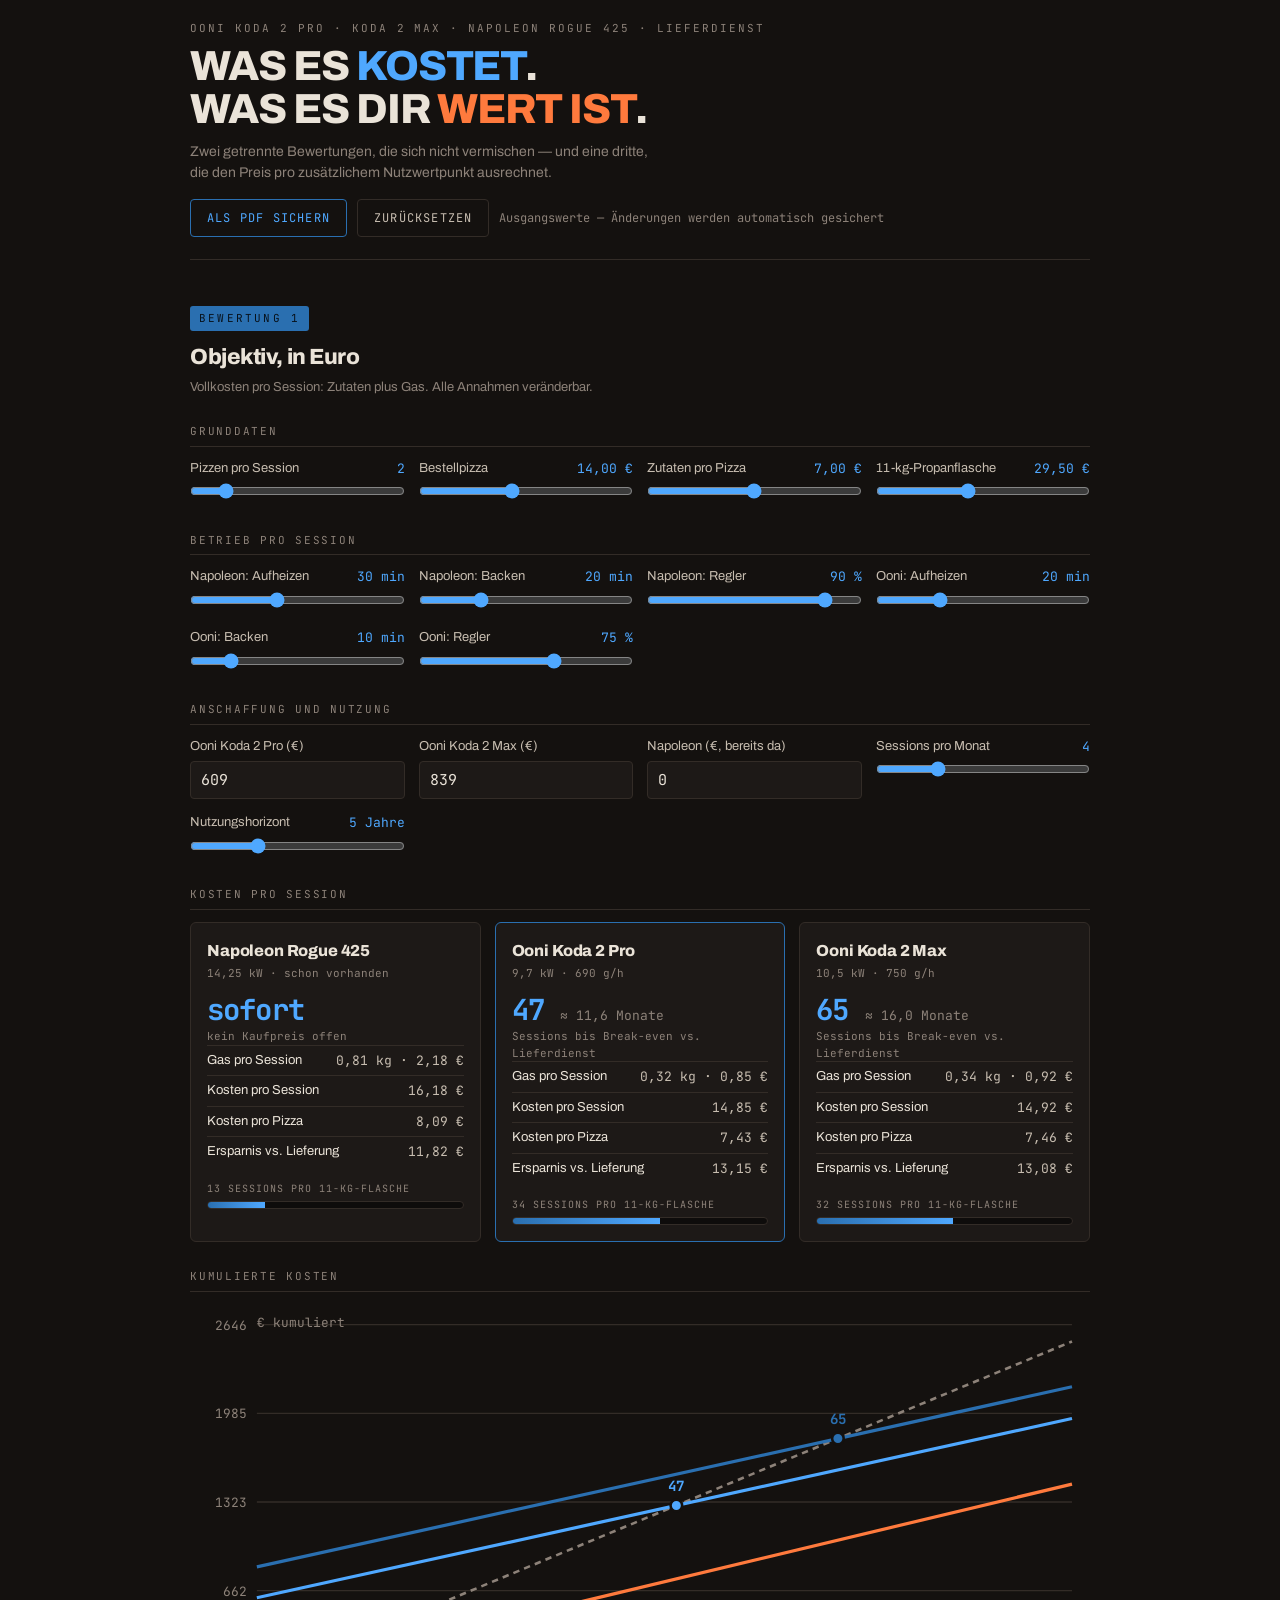
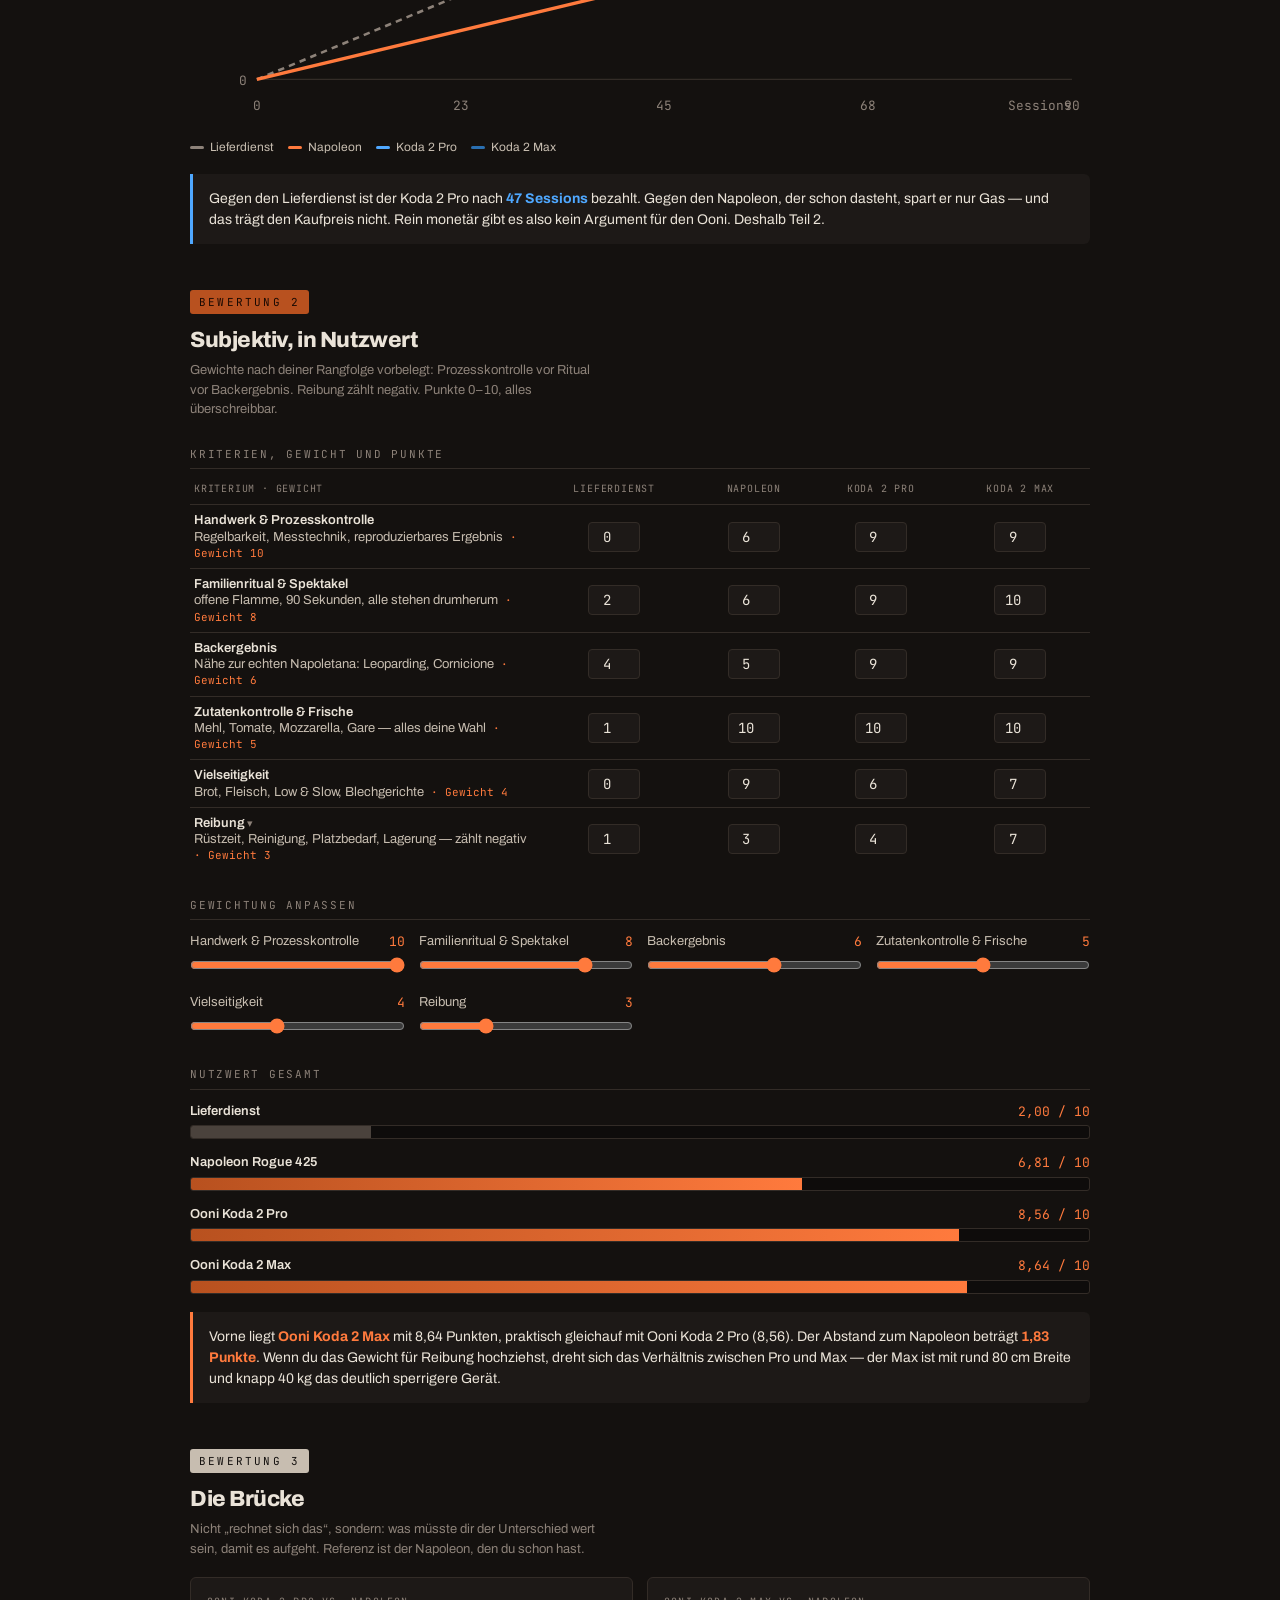
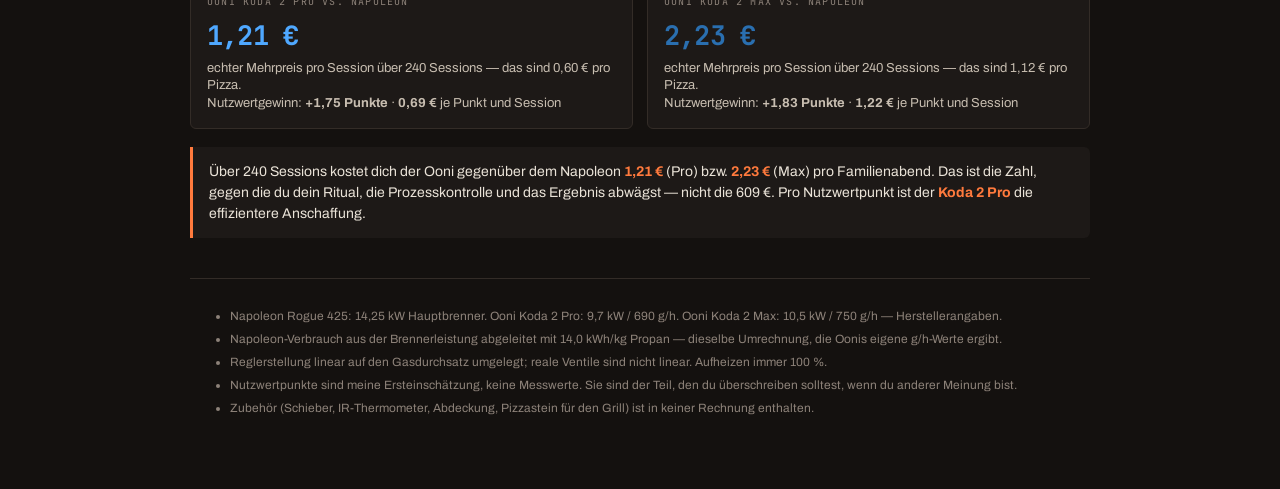
<file: pizzaofen/index.html>
<!DOCTYPE html>
<html lang="de">
<head>
<meta charset="utf-8">
<meta name="viewport" content="width=device-width, initial-scale=1">
<title>Pizzaofen-Entscheidung · objektiv und subjektiv</title>
<link rel="preconnect" href="https://fonts.googleapis.com">
<link rel="preconnect" href="https://fonts.gstatic.com" crossorigin>
<link href="https://fonts.googleapis.com/css2?family=Archivo:wght@400;600;800&family=JetBrains+Mono:wght@400;700&display=swap" rel="stylesheet">
<link rel="stylesheet" href="../print.css" media="print">
<style>
  :root{
    --soot:#14110F; --panel:#1D1917; --line:#332C27;
    --chalk:#EAE3D8; --muted:#8D8279; --ash:#C7BDB0;
    --flame:#4FA8FF; --flame-dim:#2A6FB0;   /* objektiv: Propanflamme */
    --ember:#FF7A3D; --ember-dim:#B8511F;   /* subjektiv: Glut */
  }
  *{box-sizing:border-box}
  html,body{margin:0;padding:0}
  body{background:var(--soot);color:var(--chalk);font-family:'Archivo',system-ui,-apple-system,'Segoe UI',Roboto,sans-serif;
       font-size:15px;line-height:1.5;padding:20px 16px 60px}
  .wrap{max-width:900px;margin:0 auto}
  .mono{font-family:'JetBrains Mono',ui-monospace,Menlo,Consolas,monospace}

  /* Export */
  .toolbar{display:flex;flex-wrap:wrap;gap:10px;align-items:center;margin:16px 0 4px}
  .btn{background:transparent;border:1px solid var(--flame-dim);color:var(--flame);
       font-family:'JetBrains Mono',ui-monospace,monospace;font-size:12px;letter-spacing:.1em;
       text-transform:uppercase;padding:10px 16px;border-radius:4px;cursor:pointer}
  .btn:hover{background:var(--flame-dim);color:#08121C}
  .btn:focus-visible{outline:2px solid var(--flame);outline-offset:2px}
  .btn.ghost{border-color:var(--line);color:var(--ash)}
  .btn.ghost:hover{background:var(--line);color:var(--chalk)}
  .toolhint{font-size:12px;color:var(--muted);font-family:'JetBrains Mono',ui-monospace,monospace}
  .toolhint.ok{color:var(--flame)}
  .toolhint.warn{color:var(--ember)}
  #stamp:empty{display:none}

  header{border-bottom:1px solid var(--line);padding-bottom:18px;margin-bottom:8px}
  .eyebrow{font-family:'JetBrains Mono',monospace;font-size:11px;letter-spacing:.18em;
           text-transform:uppercase;color:var(--muted);margin:0 0 8px}
  h1{font-size:clamp(26px,6.5vw,42px);font-weight:800;letter-spacing:-.025em;line-height:1.03;
     margin:0 0 10px;text-transform:uppercase}
  h1 .b{color:var(--flame)} h1 .o{color:var(--ember)}
  .sub{color:var(--muted);font-size:14px;margin:0;max-width:58ch}

  .part{margin-top:38px;padding-top:8px}
  .partlabel{font-family:'JetBrains Mono',monospace;font-size:11px;letter-spacing:.2em;
             text-transform:uppercase;padding:4px 9px;border-radius:3px;display:inline-block}
  .partlabel.obj{background:var(--flame-dim);color:#08121C}
  .partlabel.sub{background:var(--ember-dim);color:#1A0A03}
  .partlabel.br{background:var(--ash);color:#14110F}
  .parttitle{font-size:22px;font-weight:800;letter-spacing:-.02em;margin:10px 0 4px}
  .partnote{color:var(--muted);font-size:13px;margin:0 0 18px;max-width:60ch}

  h2{font-size:11px;font-family:'JetBrains Mono',monospace;letter-spacing:.16em;text-transform:uppercase;
     color:var(--muted);font-weight:400;margin:26px 0 12px;padding-bottom:6px;border-bottom:1px solid var(--line)}

  .grid{display:grid;gap:14px;grid-template-columns:repeat(auto-fit,minmax(205px,1fr))}
  .field label{display:block;font-size:13px;color:var(--ash);margin-bottom:5px}
  .field .val{font-family:'JetBrains Mono',monospace;float:right;color:var(--flame)}
  .field.warm .val{color:var(--ember)}
  input[type=range]{width:100%;accent-color:var(--flame);margin:0}
  .field.warm input[type=range]{accent-color:var(--ember)}
  input[type=number]{width:100%;background:var(--panel);border:1px solid var(--line);color:var(--chalk);
     font-family:'JetBrains Mono',monospace;font-size:15px;padding:8px 10px;border-radius:4px}
  input:focus-visible{outline:2px solid var(--flame);outline-offset:2px}

  .cards{display:grid;gap:14px;grid-template-columns:repeat(auto-fit,minmax(235px,1fr))}
  .card{background:var(--panel);border:1px solid var(--line);border-radius:6px;padding:16px}
  .card.hero{border-color:var(--flame-dim)}
  .card h3{margin:0 0 2px;font-size:16px;font-weight:800;letter-spacing:-.01em}
  .card .meta{font-family:'JetBrains Mono',monospace;font-size:11px;color:var(--muted);margin-bottom:14px}
  .big{font-family:'JetBrains Mono',monospace;font-weight:700;font-size:29px;line-height:1;letter-spacing:-.03em;color:var(--flame)}
  .big small{font-size:13px;font-weight:400;color:var(--muted);letter-spacing:0}
  .rowline{display:flex;justify-content:space-between;gap:10px;font-size:13px;padding:5px 0;border-top:1px solid var(--line)}
  .rowline:first-of-type{margin-top:14px}
  .rowline span:last-child{font-family:'JetBrains Mono',monospace;color:var(--ash)}
  .tank{margin-top:14px}
  .tank .cap{font-family:'JetBrains Mono',monospace;font-size:10px;letter-spacing:.1em;text-transform:uppercase;color:var(--muted)}
  .tank .bar{height:8px;background:#0E0C0B;border:1px solid var(--line);border-radius:4px;overflow:hidden;margin-top:5px}
  .tank .fill{height:100%;background:linear-gradient(90deg,var(--flame-dim),var(--flame));transition:width .35s ease}

  figure{margin:0}
  svg{width:100%;height:auto;display:block}
  .legend{display:flex;flex-wrap:wrap;gap:14px;margin-top:10px;font-size:12px;color:var(--ash)}
  .legend i{display:inline-block;width:14px;height:3px;vertical-align:middle;margin-right:6px;border-radius:2px}

  /* Nutzwert-Matrix */
  .matrix{width:100%;border-collapse:collapse;font-size:13px}
  .matrix th{font-family:'JetBrains Mono',monospace;font-size:10px;letter-spacing:.08em;text-transform:uppercase;
             color:var(--muted);font-weight:400;text-align:center;padding:0 4px 8px;vertical-align:bottom}
  .matrix th.crit{text-align:left;width:38%}
  .matrix td{border-top:1px solid var(--line);padding:7px 4px;vertical-align:middle}
  .matrix td.crit{color:var(--ash);line-height:1.25}
  .matrix td.crit b{display:block;color:var(--chalk);font-weight:600}
  .matrix td.crit .w{font-family:'JetBrains Mono',monospace;font-size:11px;color:var(--ember)}
  .matrix input[type=number]{width:52px;text-align:center;padding:5px 2px;font-size:14px;margin:0 auto;display:block}
  .matrix .neg b::after{content:' ▾';color:var(--muted);font-size:11px}

  .barchart{margin-top:6px}
  .brow{display:grid;grid-template-columns:1fr;gap:4px;margin-bottom:14px}
  .brow .lbl{display:flex;justify-content:space-between;font-size:13px}
  .brow .lbl b{font-weight:600}
  .brow .lbl span{font-family:'JetBrains Mono',monospace;color:var(--ember)}
  .brow .track{height:14px;background:#0E0C0B;border:1px solid var(--line);border-radius:3px;overflow:hidden}
  .brow .fill{height:100%;background:linear-gradient(90deg,var(--ember-dim),var(--ember));transition:width .35s ease}
  .brow.dim .fill{background:#4A423C}

  .verdict{background:var(--panel);border-left:3px solid var(--ember);padding:14px 16px;border-radius:0 6px 6px 0;margin-top:18px;font-size:14px}
  .verdict strong{color:var(--ember)}
  .verdict.cool{border-left-color:var(--flame)} .verdict.cool strong{color:var(--flame)}

  .bridge{display:grid;gap:14px;grid-template-columns:repeat(auto-fit,minmax(235px,1fr));margin-top:4px}
  .bcard{background:var(--panel);border:1px solid var(--line);border-radius:6px;padding:16px}
  .bcard .k{font-family:'JetBrains Mono',monospace;font-size:10px;letter-spacing:.12em;text-transform:uppercase;color:var(--muted)}
  .bcard .n{font-family:'JetBrains Mono',monospace;font-size:27px;font-weight:700;letter-spacing:-.03em;margin:6px 0 4px}
  .bcard .d{font-size:13px;color:var(--ash);line-height:1.35}

  footer{margin-top:40px;padding-top:16px;border-top:1px solid var(--line);color:var(--muted);font-size:12px}
  footer li{margin-bottom:5px}
  @media (prefers-reduced-motion:reduce){*{transition:none!important}}
  @media (max-width:520px){.matrix th{font-size:9px}.matrix input[type=number]{width:42px}}

  .printonly{display:none}
</style>
</head>
<body>
<div class="wrap">

<header>
  <p class="eyebrow">Ooni Koda 2 Pro · Koda 2 Max · Napoleon Rogue 425 · Lieferdienst</p>
  <h1>Was es <span class="b">kostet</span>.<br>Was es dir <span class="o">wert ist</span>.</h1>
  <p class="sub">Zwei getrennte Bewertungen, die sich nicht vermischen — und eine dritte, die den Preis pro zusätzlichem Nutzwertpunkt ausrechnet.</p>
  <div class="toolbar">
    <button class="btn" id="btnPrint" type="button">Als PDF sichern</button>
    <button class="btn ghost" id="btnReset" type="button">Zurücksetzen</button>
    <span class="toolhint" id="saveState">Wird geladen …</span>
  </div>
  <p id="printstamp" class="printonly"></p>
</header>

<!-- ========== TEIL 1 ========== -->
<section class="part">
  <span class="partlabel obj">Bewertung 1</span>
  <p class="parttitle">Objektiv, in Euro</p>
  <p class="partnote">Vollkosten pro Session: Zutaten plus Gas. Alle Annahmen veränderbar.</p>

  <h2>Grunddaten</h2>
  <div class="grid">
    <div class="field"><label>Pizzen pro Session <span class="val" id="v_pz">2</span></label><input type="range" id="pz" min="1" max="8" step="1" value="2"></div>
    <div class="field"><label>Bestellpizza <span class="val" id="v_liefer">14,00 €</span></label><input type="range" id="liefer" min="8" max="22" step="0.5" value="14"></div>
    <div class="field"><label>Zutaten pro Pizza <span class="val" id="v_zut">7,00 €</span></label><input type="range" id="zut" min="2" max="12" step="0.25" value="7"></div>
    <div class="field"><label>11-kg-Propanflasche <span class="val" id="v_gas">29,50 €</span></label><input type="range" id="gas" min="18" max="45" step="0.5" value="29.5"></div>
  </div>

  <h2>Betrieb pro Session</h2>
  <div class="grid">
    <div class="field"><label>Napoleon: Aufheizen <span class="val" id="v_nA">30 min</span></label><input type="range" id="nA" min="10" max="60" step="5" value="30"></div>
    <div class="field"><label>Napoleon: Backen <span class="val" id="v_nB">20 min</span></label><input type="range" id="nB" min="5" max="60" step="5" value="20"></div>
    <div class="field"><label>Napoleon: Regler <span class="val" id="v_nR">90 %</span></label><input type="range" id="nR" min="30" max="100" step="5" value="90"></div>
    <div class="field"><label>Ooni: Aufheizen <span class="val" id="v_oA">20 min</span></label><input type="range" id="oA" min="10" max="45" step="5" value="20"></div>
    <div class="field"><label>Ooni: Backen <span class="val" id="v_oB">10 min</span></label><input type="range" id="oB" min="3" max="45" step="1" value="10"></div>
    <div class="field"><label>Ooni: Regler <span class="val" id="v_oR">75 %</span></label><input type="range" id="oR" min="30" max="100" step="5" value="75"></div>
  </div>

  <h2>Anschaffung und Nutzung</h2>
  <div class="grid">
    <div class="field"><label>Ooni Koda 2 Pro (€)</label><input type="number" id="pPro" value="609" min="0" step="10"></div>
    <div class="field"><label>Ooni Koda 2 Max (€)</label><input type="number" id="pMax" value="839" min="0" step="10"></div>
    <div class="field"><label>Napoleon (€, bereits da)</label><input type="number" id="pNap" value="0" min="0" step="10"></div>
    <div class="field"><label>Sessions pro Monat <span class="val" id="v_freq">4</span></label><input type="range" id="freq" min="1" max="12" step="1" value="4"></div>
    <div class="field"><label>Nutzungshorizont <span class="val" id="v_jahre">5 Jahre</span></label><input type="range" id="jahre" min="2" max="12" step="1" value="5"></div>
  </div>

  <h2>Kosten pro Session</h2>
  <div class="cards" id="cards"></div>

  <h2>Kumulierte Kosten</h2>
  <figure>
    <svg id="chart" viewBox="0 0 700 330" role="img" aria-label="Kumulierte Kosten über die Anzahl der Sessions"></svg>
    <div class="legend">
      <span><i style="background:#8D8279"></i>Lieferdienst</span>
      <span><i style="background:#FF7A3D"></i>Napoleon</span>
      <span><i style="background:#4FA8FF"></i>Koda 2 Pro</span>
      <span><i style="background:#2A6FB0"></i>Koda 2 Max</span>
    </div>
  </figure>
  <div class="verdict cool" id="verdictObj"></div>
</section>

<!-- ========== TEIL 2 ========== -->
<section class="part">
  <span class="partlabel sub">Bewertung 2</span>
  <p class="parttitle">Subjektiv, in Nutzwert</p>
  <p class="partnote">Gewichte nach deiner Rangfolge vorbelegt: Prozesskontrolle vor Ritual vor Backergebnis. Reibung zählt negativ. Punkte 0–10, alles überschreibbar.</p>

  <h2>Kriterien, Gewicht und Punkte</h2>
  <table class="matrix">
    <thead><tr>
      <th class="crit">Kriterium · Gewicht</th>
      <th>Liefer&shy;dienst</th><th>Napoleon</th><th>Koda 2 Pro</th><th>Koda 2 Max</th>
    </tr></thead>
    <tbody id="matrixBody"></tbody>
  </table>

  <h2>Gewichtung anpassen</h2>
  <div class="grid" id="weightGrid"></div>

  <h2>Nutzwert gesamt</h2>
  <div class="barchart" id="bars"></div>
  <div class="verdict" id="verdictSub"></div>
</section>

<!-- ========== TEIL 3 ========== -->
<section class="part">
  <span class="partlabel br">Bewertung 3</span>
  <p class="parttitle">Die Brücke</p>
  <p class="partnote">Nicht „rechnet sich das“, sondern: was müsste dir der Unterschied wert sein, damit es aufgeht. Referenz ist der Napoleon, den du schon hast.</p>
  <div class="bridge" id="bridge"></div>
  <div class="verdict" id="verdictBridge"></div>
</section>

<footer>
  <ul>
    <li>Napoleon Rogue 425: 14,25 kW Hauptbrenner. Ooni Koda 2 Pro: 9,7 kW / 690 g/h. Ooni Koda 2 Max: 10,5 kW / 750 g/h — Herstellerangaben.</li>
    <li>Napoleon-Verbrauch aus der Brennerleistung abgeleitet mit 14,0 kWh/kg Propan — dieselbe Umrechnung, die Oonis eigene g/h-Werte ergibt.</li>
    <li>Reglerstellung linear auf den Gasdurchsatz umgelegt; reale Ventile sind nicht linear. Aufheizen immer 100 %.</li>
    <li>Nutzwertpunkte sind meine Ersteinschätzung, keine Messwerte. Sie sind der Teil, den du überschreiben solltest, wenn du anderer Meinung bist.</li>
    <li>Zubehör (Schieber, IR-Thermometer, Abdeckung, Pizzastein für den Grill) ist in keiner Rechnung enthalten.</li>
  </ul>
</footer>

</div>

<script>
const KWH_PER_KG = 14.0;

const DEV = [
  {key:'liefer', name:'Lieferdienst',      meta:'Pizzeria, 14 € pro Stück', kw:0,     color:'#8D8279', priceId:null,   virtual:true},
  {key:'nap',    name:'Napoleon Rogue 425',meta:'14,25 kW · schon vorhanden', kw:14.25, color:'#FF7A3D', priceId:'pNap', heatId:'nA', bakeId:'nB', thrId:'nR'},
  {key:'pro',    name:'Ooni Koda 2 Pro',   meta:'9,7 kW · 690 g/h',           kw:9.7,   color:'#4FA8FF', priceId:'pPro', heatId:'oA', bakeId:'oB', thrId:'oR', hero:true},
  {key:'max',    name:'Ooni Koda 2 Max',   meta:'10,5 kW · 750 g/h',          kw:10.5,  color:'#2A6FB0', priceId:'pMax', heatId:'oA', bakeId:'oB', thrId:'oR'}
];

// Gewichte nach der Rangfolge; Punkte 0-10 je Option
const CRIT = [
  {id:'proz', name:'Handwerk & Prozesskontrolle', note:'Regelbarkeit, Messtechnik, reproduzierbares Ergebnis', w:10, neg:false, s:{liefer:0, nap:6, pro:9, max:9}},
  {id:'ritual', name:'Familienritual & Spektakel', note:'offene Flamme, 90 Sekunden, alle stehen drumherum', w:8, neg:false, s:{liefer:2, nap:6, pro:9, max:10}},
  {id:'back', name:'Backergebnis', note:'Nähe zur echten Napoletana: Leoparding, Cornicione', w:6, neg:false, s:{liefer:4, nap:5, pro:9, max:9}},
  {id:'zut', name:'Zutatenkontrolle & Frische', note:'Mehl, Tomate, Mozzarella, Gare — alles deine Wahl', w:5, neg:false, s:{liefer:1, nap:10, pro:10, max:10}},
  {id:'viel', name:'Vielseitigkeit', note:'Brot, Fleisch, Low & Slow, Blechgerichte', w:4, neg:false, s:{liefer:0, nap:9, pro:6, max:7}},
  {id:'reib', name:'Reibung', note:'Rüstzeit, Reinigung, Platzbedarf, Lagerung — zählt negativ', w:3, neg:true, s:{liefer:1, nap:3, pro:4, max:7}}
];

const $ = id => document.getElementById(id);
const eur = n => n.toLocaleString('de-DE',{minimumFractionDigits:2,maximumFractionDigits:2}) + ' €';
const num = (n,d=2) => n.toLocaleString('de-DE',{minimumFractionDigits:d,maximumFractionDigits:d});

/* ---------- Aufbau der bearbeitbaren Matrix ---------- */
function applyState(st){
  if(!st) return;
  if(st.inputs){
    Object.keys(st.inputs).forEach(id=>{
      const el = document.getElementById(id);
      if(el) el.value = st.inputs[id];
    });
  }
  if(Array.isArray(st.crit)){
    st.crit.forEach(sc=>{
      const c = CRIT.find(x=>x.id===sc.id);
      if(c){ c.w = sc.w; Object.assign(c.s, sc.s); }
    });
  }
}

function buildMatrix(){
  $('matrixBody').innerHTML = CRIT.map(c=>{
    const cells = DEV.map(d=>
      `<td><input type="number" min="0" max="10" step="1" value="${c.s[d.key]}" data-crit="${c.id}" data-dev="${d.key}" aria-label="${c.name}, ${d.name}"></td>`
    ).join('');
    return `<tr><td class="crit ${c.neg?'neg':''}"><b>${c.name}</b>${c.note}<span class="w" id="wtag_${c.id}"></span></td>${cells}</tr>`;
  }).join('');

  $('weightGrid').innerHTML = CRIT.map(c=>
    `<div class="field warm"><label>${c.name} <span class="val" id="wv_${c.id}">${c.w}</span></label>
     <input type="range" id="w_${c.id}" min="0" max="10" step="1" value="${c.w}"></div>`
  ).join('');
}

function readMatrix(){
  document.querySelectorAll('#matrixBody input').forEach(el=>{
    const c = CRIT.find(x=>x.id===el.dataset.crit);
    let v = +el.value; if(isNaN(v)) v=0; v=Math.max(0,Math.min(10,v));
    c.s[el.dataset.dev] = v;
  });
  CRIT.forEach(c=>{
    c.w = +$('w_'+c.id).value;
    $('wv_'+c.id).textContent = c.w;
    $('wtag_'+c.id).textContent = ' · Gewicht ' + c.w;
  });
}

/* ---------- Teil 1: Euro ---------- */
function readState(){
  const s = {pz:+$('pz').value, liefer:+$('liefer').value, zut:+$('zut').value,
             gas:+$('gas').value, freq:+$('freq').value, jahre:+$('jahre').value};
  s.eurPerKg = s.gas/11;
  s.lieferSession = s.pz*s.liefer;
  s.zutSession = s.pz*s.zut;
  s.lifetime = s.freq*12*s.jahre;
  return s;
}

function costOf(d, s){
  if(d.virtual) return {kg:0, gasCost:0, price:0, perSession:s.lieferSession, sessionsPerBottle:Infinity};
  const kgPerH = d.kw/KWH_PER_KG;
  const kg = kgPerH * (+$(d.heatId).value/60 + (+$(d.bakeId).value/60)*(+$(d.thrId).value/100));
  const gasCost = kg*s.eurPerKg;
  return {kg, gasCost, price:+$(d.priceId).value, perSession:s.zutSession+gasCost, sessionsPerBottle:11/kg};
}

function render(){
  ['pz','freq'].forEach(k=>$('v_'+k).textContent=$(k).value);
  ['liefer','zut','gas'].forEach(k=>$('v_'+k).textContent=eur(+$(k).value));
  ['nA','nB','oA','oB'].forEach(k=>$('v_'+k).textContent=$(k).value+' min');
  ['nR','oR'].forEach(k=>$('v_'+k).textContent=$(k).value+' %');
  $('v_jahre').textContent = $('jahre').value+' Jahre';

  const s = readState();
  readMatrix();

  const res = DEV.map(d=>{
    const c = costOf(d,s);
    const saving = s.lieferSession - c.perSession;
    const breakeven = (saving>0 && c.price>0) ? c.price/saving : (c.price===0?0:Infinity);
    // Nutzwert
    const wsum = CRIT.reduce((a,c2)=>a+c2.w,0) || 1;
    const score = CRIT.reduce((a,c2)=>a + c2.w*(c2.neg ? (10-c2.s[d.key]) : c2.s[d.key]), 0)/wsum;
    return {...d, ...c, saving, breakeven, score};
  });

  renderCards(s,res);
  drawChart(s,res);
  renderBars(res);
  renderBridge(s,res);
}

function renderCards(s,res){
  $('cards').innerHTML = res.filter(r=>!r.virtual).map(r=>{
    const be = r.price===0 ? 'sofort' : (r.breakeven===Infinity ? '—' : Math.ceil(r.breakeven));
    const months = (r.price>0 && r.breakeven!==Infinity) ? ` <small>≈ ${num(r.breakeven/s.freq,1)} Monate</small>` : '';
    return `<div class="card${r.hero?' hero':''}">
      <h3>${r.name}</h3><div class="meta">${r.meta}</div>
      <div class="big">${be}${months}</div>
      <div class="meta" style="margin:4px 0 0">${r.price===0?'kein Kaufpreis offen':'Sessions bis Break-even vs. Lieferdienst'}</div>
      <div class="rowline"><span>Gas pro Session</span><span>${num(r.kg)} kg · ${eur(r.gasCost)}</span></div>
      <div class="rowline"><span>Kosten pro Session</span><span>${eur(r.perSession)}</span></div>
      <div class="rowline"><span>Kosten pro Pizza</span><span>${eur(r.perSession/s.pz)}</span></div>
      <div class="rowline"><span>Ersparnis vs. Lieferung</span><span>${eur(r.saving)}</span></div>
      <div class="tank"><div class="cap">${Math.floor(r.sessionsPerBottle)} Sessions pro 11-kg-Flasche</div>
        <div class="bar"><div class="fill" style="width:${Math.min(100,r.sessionsPerBottle/60*100)}%"></div></div></div>
    </div>`;
  }).join('');

  const pro = res.find(r=>r.key==='pro');
  $('verdictObj').innerHTML = `Gegen den Lieferdienst ist der Koda 2 Pro nach <strong>${Math.ceil(pro.breakeven)} Sessions</strong> bezahlt. Gegen den Napoleon, der schon dasteht, spart er nur Gas — und das trägt den Kaufpreis nicht. Rein monetär gibt es also kein Argument für den Ooni. Deshalb Teil 2.`;
}

function drawChart(s,res){
  const W=700,H=330,L=52,R=14,T=16,B=38;
  const fin = res.filter(r=>!r.virtual && r.price>0 && r.breakeven!==Infinity).map(r=>r.breakeven);
  const xMax = Math.max(60, Math.ceil((fin.length?Math.max(...fin):60)*1.35/10)*10);
  const yMax = Math.max(s.lieferSession*xMax, ...res.map(r=>r.price+r.perSession*xMax))*1.05 || 1;
  const X=v=>L+v/xMax*(W-L-R), Y=v=>H-B-v/yMax*(H-T-B);
  let g='';
  for(let i=0;i<=4;i++){const val=yMax*i/4,y=Y(val);
    g+=`<line x1="${L}" y1="${y}" x2="${W-R}" y2="${y}" stroke="#332C27"/>`;
    g+=`<text x="${L-8}" y="${y+4}" text-anchor="end" fill="#8D8279" font-family="JetBrains Mono,monospace" font-size="10">${Math.round(val)}</text>`;}
  for(let i=0;i<=4;i++){const v=xMax*i/4;
    g+=`<text x="${X(v)}" y="${H-14}" text-anchor="middle" fill="#8D8279" font-family="JetBrains Mono,monospace" font-size="10">${Math.round(v)}</text>`;}
  g+=`<text x="${L}" y="${T+2}" fill="#8D8279" font-family="JetBrains Mono,monospace" font-size="10">€ kumuliert</text>`;
  g+=`<text x="${W-R}" y="${H-14}" text-anchor="end" fill="#8D8279" font-family="JetBrains Mono,monospace" font-size="10">Sessions</text>`;
  res.forEach(r=>{
    const dash = r.virtual ? ' stroke-dasharray="5 4"' : '';
    g+=`<line x1="${X(0)}" y1="${Y(r.price)}" x2="${X(xMax)}" y2="${Y(r.price+r.perSession*xMax)}" stroke="${r.color}" stroke-width="${r.virtual?2:2.5}"${dash}/>`;
    if(!r.virtual && r.price>0 && r.breakeven!==Infinity && r.breakeven<=xMax){
      const bx=X(r.breakeven), by=Y(s.lieferSession*r.breakeven);
      g+=`<circle cx="${bx}" cy="${by}" r="4.5" fill="${r.color}" stroke="#14110F" stroke-width="2"/>`;
      g+=`<text x="${bx}" y="${by-11}" text-anchor="middle" fill="${r.color}" font-family="JetBrains Mono,monospace" font-size="11" font-weight="700">${Math.ceil(r.breakeven)}</text>`;}
  });
  $('chart').innerHTML=g;
}

/* ---------- Teil 2: Nutzwert ---------- */
function renderBars(res){
  const best = Math.max(...res.map(r=>r.score),0.001);
  $('bars').innerHTML = res.map(r=>
    `<div class="brow${r.virtual?' dim':''}">
       <div class="lbl"><b>${r.name}</b><span>${num(r.score,2)} / 10</span></div>
       <div class="track"><div class="fill" style="width:${r.score/10*100}%"></div></div>
     </div>`).join('');

  const sorted = [...res].sort((a,b)=>b.score-a.score);
  const w = sorted[0], second = sorted[1];
  const nap = res.find(r=>r.key==='nap');
  const abstand = w.score-second.score;
  $('verdictSub').innerHTML = `Vorne liegt <strong>${w.name}</strong> mit ${num(w.score,2)} Punkten, ${abstand<0.15?'praktisch gleichauf mit':'vor'} ${second.name} (${num(second.score,2)}). Der Abstand zum Napoleon beträgt <strong>${num(w.score-nap.score,2)} Punkte</strong>. Wenn du das Gewicht für Reibung hochziehst, dreht sich das Verhältnis zwischen Pro und Max — der Max ist mit rund 80 cm Breite und knapp 40 kg das deutlich sperrigere Gerät.`;
}

/* ---------- Teil 3: Brücke ---------- */
function renderBridge(s,res){
  const nap=res.find(r=>r.key==='nap'), pro=res.find(r=>r.key==='pro'), max=res.find(r=>r.key==='max');
  const card = (r)=>{
    const kapital = r.price/s.lifetime;
    const gasDelta = nap.gasCost - r.gasCost;      // Ersparnis pro Session
    const netto = kapital - gasDelta;              // echter Mehrpreis pro Session
    const dPkt = r.score - nap.score;
    const proPkt = dPkt>0 ? netto/dPkt : null;
    return `<div class="bcard">
      <div class="k">${r.name} vs. Napoleon</div>
      <div class="n" style="color:${r.color}">${netto<=0?'günstiger':eur(netto)}</div>
      <div class="d">echter Mehrpreis pro Session über ${s.lifetime} Sessions — das sind ${eur(Math.max(netto,0)/s.pz)} pro Pizza.<br>
      Nutzwertgewinn: <b>+${num(dPkt,2)} Punkte</b>${proPkt!==null?` · <b>${eur(proPkt)}</b> je Punkt und Session`:''}</div>
    </div>`;
  };
  $('bridge').innerHTML = card(pro)+card(max);

  const kProZ=pro.price/s.lifetime - (nap.gasCost-pro.gasCost);
  const kMaxZ=max.price/s.lifetime - (nap.gasCost-max.gasCost);
  const effPro=kProZ/Math.max(pro.score-nap.score,0.001), effMax=kMaxZ/Math.max(max.score-nap.score,0.001);
  const winner = effPro<=effMax ? 'Koda 2 Pro' : 'Koda 2 Max';
  $('verdictBridge').innerHTML = `Über ${s.lifetime} Sessions kostet dich der Ooni gegenüber dem Napoleon <strong>${eur(kProZ)}</strong> (Pro) bzw. <strong>${eur(kMaxZ)}</strong> (Max) pro Familienabend. Das ist die Zahl, gegen die du dein Ritual, die Prozesskontrolle und das Ergebnis abwägst — nicht die 609 €. Pro Nutzwertpunkt ist der <strong>${winner}</strong> die effizientere Anschaffung.`;
}

/* ---------- Zustand sichern: Adresse, Browser, App ---------- */
const STORE_KEY = 'pizza-entscheidung:stand';
let saveTimer = null;

function collectState(){
  const inputs = {};
  document.querySelectorAll('input[id]').forEach(el=>{ inputs[el.id] = el.value; });
  return {v:1, saved:new Date().toISOString(), inputs, crit:CRIT.map(c=>({id:c.id, w:c.w, s:{...c.s}}))};
}

function encodeState(st){ return btoa(unescape(encodeURIComponent(JSON.stringify(st)))); }
function decodeState(txt){ return JSON.parse(decodeURIComponent(escape(atob(txt)))); }

function setSaveLabel(text, cls){
  const el = $('saveState');
  el.textContent = text;
  el.className = 'toolhint' + (cls ? ' ' + cls : '');
}

/* --- Laden --- */
function loadFromHash(){
  const h = location.hash;
  if(!h.startsWith('#s=')) return null;
  try{ return decodeState(h.slice(3)); }catch(e){ return null; }
}
function loadFromLocal(){
  try{ const raw = localStorage.getItem(STORE_KEY); return raw ? JSON.parse(raw) : null; }
  catch(e){ return null; }
}
async function loadFromHost(){
  if(!window.storage) return null;
  try{ const r = await window.storage.get(STORE_KEY); return r && r.value ? JSON.parse(r.value) : null; }
  catch(e){ return null; }
}

/* --- Sichern: jeder verfuegbare Weg gleichzeitig --- */
async function saveState(){
  const st = collectState();
  const enc = encodeState(st);
  const ok = [];

  try{ history.replaceState(null, '', '#s=' + enc); ok.push('Adresse'); }
  catch(e){ try{ location.hash = 's=' + enc; ok.push('Adresse'); }catch(e2){} }

  try{ localStorage.setItem(STORE_KEY, JSON.stringify(st)); ok.push('Browser'); }catch(e){}

  if(window.storage){
    try{ await window.storage.set(STORE_KEY, JSON.stringify(st)); ok.push('App'); }catch(e){}
  }

  const t = new Date(st.saved).toLocaleTimeString('de-DE',{hour:'2-digit',minute:'2-digit'});
  if(ok.length) setSaveLabel('Gesichert um ' + t + ' \u00b7 ' + ok.join(' + '), 'ok');
  else setSaveLabel('Kein Speicherweg verf\u00fcgbar \u2014 Werte gelten nur jetzt', 'warn');
}

function queueSave(){
  setSaveLabel('Sichert \u2026');
  clearTimeout(saveTimer);
  saveTimer = setTimeout(saveState, 600);
}

async function resetAll(){
  try{ localStorage.removeItem(STORE_KEY); }catch(e){}
  if(window.storage){ try{ await window.storage.delete(STORE_KEY); }catch(e){} }
  try{ history.replaceState(null, '', location.pathname + location.search); }catch(e){}
  location.reload();
}

async function init(){
  const st = loadFromHash() || loadFromLocal() || await loadFromHost();
  applyState(st);
  buildMatrix();
  if(st) applyState(st);
  document.querySelectorAll('input').forEach(el=>{
    el.addEventListener('input', ()=>{ render(); queueSave(); });
  });
  $('btnReset').addEventListener('click', resetAll);
  $('btnPrint').addEventListener('click', ()=>{
    const d = new Date();
    $('printstamp').textContent = 'Stand: ' + d.toLocaleDateString('de-DE') + ', ' +
      d.toLocaleTimeString('de-DE',{hour:'2-digit',minute:'2-digit'}) + ' Uhr';
    window.print();
  });
  render();

  if(st && st.saved){
    const d = new Date(st.saved);
    setSaveLabel('Zuletzt gesichert: ' + d.toLocaleDateString('de-DE') + ', ' +
                 d.toLocaleTimeString('de-DE',{hour:'2-digit',minute:'2-digit'}) + ' Uhr', 'ok');
  }else{
    setSaveLabel('Ausgangswerte \u2014 \u00c4nderungen werden automatisch gesichert');
  }
}

init();
</script>
</body>
</html>
</file>
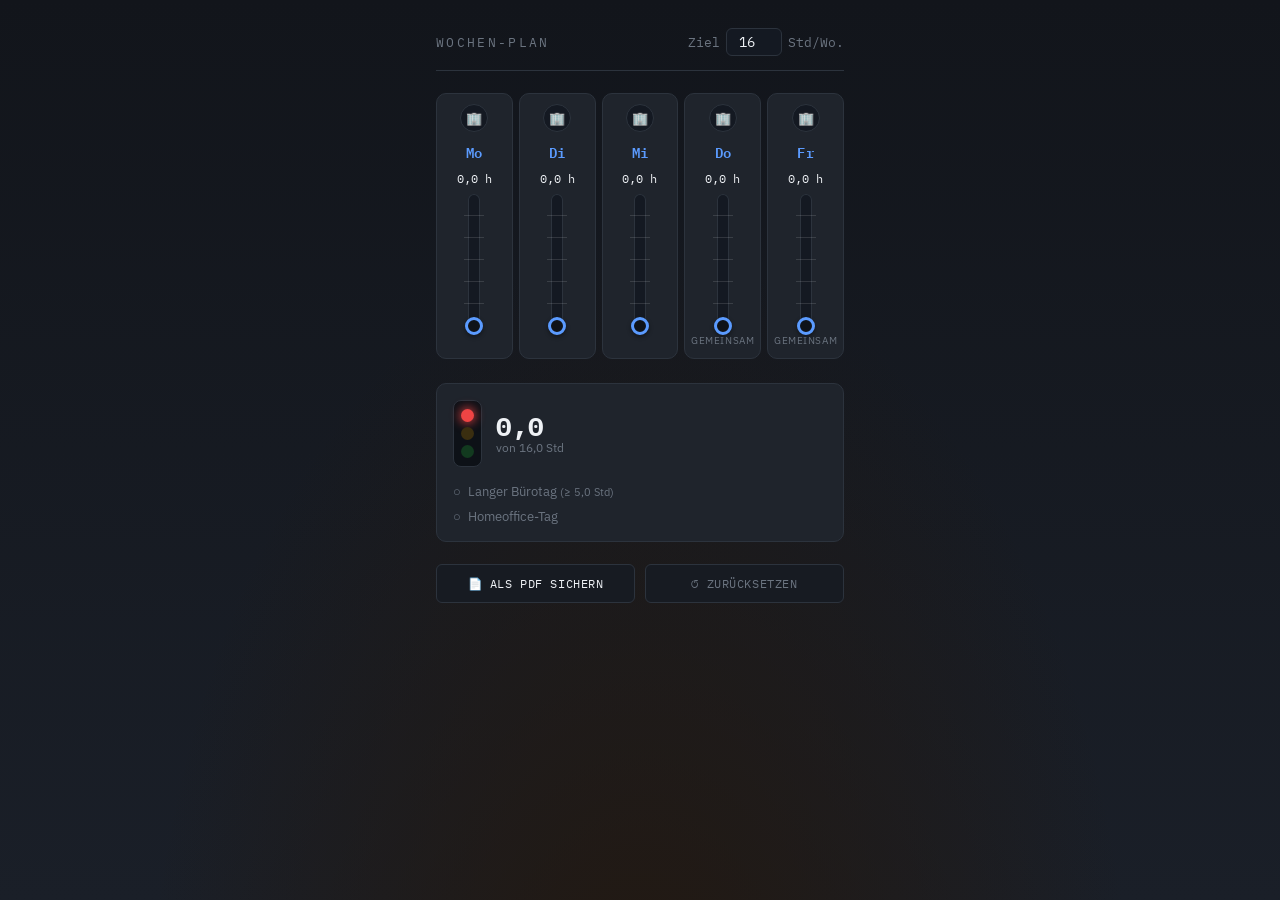
<file: worktime/index.html>
<!DOCTYPE html>
<html lang="de">
<head>
<meta charset="UTF-8">
<meta name="viewport" content="width=device-width, initial-scale=1.0, maximum-scale=1">
<title>Arbeitszeit-Planer</title>
<meta name="description" content="Wochenplaner für Arbeitszeit">
<meta name="tool-icon" content="🚦">
<link rel="stylesheet" href="../print.css" media="print">
<link rel="preconnect" href="https://fonts.googleapis.com">
<link rel="preconnect" href="https://fonts.gstatic.com" crossorigin>
<link href="https://fonts.googleapis.com/css2?family=IBM+Plex+Mono:wght@400;500;600;700&family=IBM+Plex+Sans:wght@400;500;600&display=swap" rel="stylesheet">
<style>
  :root {
    --bg-1: #12151b;
    --bg-2: #1a1f28;
    --panel: #1f242c;
    --panel-border: #2c333d;
    --track-bg: #141922;
    --text-primary: #eef1f5;
    --text-muted: #6b7480;
    --accent-office: #5b9bff;
    --accent-home: #c084fc;
    --signal-red: #ef4444;
    --signal-amber: #f5b400;
    --signal-green: #2ecc71;
    --focus-ring: #7dd3fc;
    --radius-panel: 10px;
    --radius-btn: 6px;
    --font-mono: 'IBM Plex Mono', ui-monospace, SFMono-Regular, Menlo, Consolas, monospace;
    --font-sans: 'IBM Plex Sans', -apple-system, BlinkMacSystemFont, 'Segoe UI', sans-serif;
  }

  * { box-sizing: border-box; }
  html, body { margin: 0; padding: 0; }
  body {
    min-height: 100vh;
    background: radial-gradient(ellipse at 50% 120%, #23180f 0%, transparent 55%), linear-gradient(180deg, var(--bg-1), var(--bg-2));
    font-family: var(--font-sans);
    color: var(--text-primary);
    -webkit-text-size-adjust: 100%;
  }

  .app {
    max-width: 440px;
    margin: 0 auto;
    padding: 28px 16px 36px;
  }

  .board-header {
    display: flex;
    align-items: baseline;
    justify-content: space-between;
    flex-wrap: wrap;
    gap: 10px 16px;
    border-bottom: 1px solid var(--panel-border);
    padding-bottom: 14px;
  }

  .board-title {
    font-family: var(--font-mono);
    font-size: 13px;
    letter-spacing: .18em;
    text-transform: uppercase;
    color: var(--text-muted);
  }

  .board-target {
    display: flex;
    align-items: center;
    gap: 6px;
    font-family: var(--font-mono);
    font-size: 13px;
    color: var(--text-muted);
  }

  .board-target input {
    width: 56px;
    background: var(--track-bg);
    border: 1px solid var(--panel-border);
    border-radius: var(--radius-btn);
    color: var(--text-primary);
    font-family: var(--font-mono);
    font-size: 14px;
    text-align: center;
    padding: 4px 2px;
  }

  .board-target input:focus-visible {
    outline: 2px solid var(--focus-ring);
    outline-offset: 2px;
  }

  .week-grid {
    display: grid;
    grid-template-columns: repeat(5, 1fr);
    gap: 6px;
    margin-top: 22px;
  }

  .day-col {
    position: relative;
    display: flex;
    flex-direction: column;
    align-items: center;
    gap: 8px;
    background: var(--panel);
    border: 1px solid var(--panel-border);
    border-radius: var(--radius-panel);
    padding: 10px 4px 12px;
  }

  .badge-star {
    position: absolute;
    top: -8px;
    right: -4px;
    font-size: 14px;
    display: none;
    filter: drop-shadow(0 1px 2px rgba(0,0,0,.5));
  }

  .day-col.qualifies .badge-star { display: block; }

  .ho-toggle {
    position: relative;
    width: 28px;
    height: 28px;
    display: flex;
    align-items: center;
    justify-content: center;
    border-radius: 50%;
    background: var(--track-bg);
    border: 1px solid var(--panel-border);
    transition: border-color .25s ease;
  }

  .ho-toggle:focus-within {
    outline: 2px solid var(--focus-ring);
    outline-offset: 2px;
  }

  .ho-input {
    position: absolute;
    inset: 0;
    opacity: 0;
    margin: 0;
    cursor: pointer;
  }

  .ho-icon {
    font-size: 13px;
    pointer-events: none;
  }

  .day-name {
    font-family: var(--font-mono);
    font-weight: 600;
    font-size: 14px;
    letter-spacing: .02em;
    color: var(--day-color, var(--accent-office));
    transition: color .25s ease;
  }

  .value-label {
    font-family: var(--font-mono);
    font-size: 12px;
    font-variant-numeric: tabular-nums;
    color: var(--text-primary);
  }

  .vslider {
    width: 40px;
    height: 132px;
    display: flex;
    justify-content: center;
    touch-action: none;
    cursor: pointer;
    -webkit-user-select: none;
    user-select: none;
    -webkit-touch-callout: none;
  }

  .vslider:focus-visible {
    outline: 2px solid var(--focus-ring);
    outline-offset: 4px;
  }

  .vslider-track {
    position: relative;
    width: 12px;
    height: 100%;
    background: var(--track-bg);
    border-radius: 6px;
    box-shadow: inset 0 0 0 1px var(--panel-border);
  }

  .tick {
    position: absolute;
    left: -4px;
    right: -4px;
    height: 1px;
    background: rgba(255,255,255,.12);
  }

  .vslider-fill {
    position: absolute;
    left: 0;
    bottom: 0;
    width: 100%;
    border-radius: 6px;
    background: var(--day-color, var(--accent-office));
    transition: background-color .25s ease;
  }

  .vslider-thumb {
    position: absolute;
    left: 50%;
    bottom: 0;
    width: 18px;
    height: 18px;
    margin-left: -9px;
    border-radius: 50%;
    background: #0f1319;
    border: 3px solid var(--day-color, var(--accent-office));
    transform: translateY(50%);
    box-shadow: 0 2px 4px rgba(0,0,0,.4);
    transition: border-color .25s ease;
  }

  .gemeinsam-label {
    font-family: var(--font-sans);
    font-size: 9.5px;
    text-transform: uppercase;
    letter-spacing: .06em;
    color: var(--text-muted);
    height: 12px;
    transition: color .25s ease;
  }

  .gemeinsam-label.active {
    color: var(--day-color, var(--accent-home));
    font-weight: 600;
  }

  .gemeinsam-label.hidden-slot { visibility: hidden; }

  .board-footer {
    margin-top: 24px;
    background: var(--panel);
    border: 1px solid var(--panel-border);
    border-radius: var(--radius-panel);
    padding: 16px;
  }

  .signal-unit {
    display: flex;
    align-items: center;
    gap: 14px;
  }

  .signal-lamp {
    display: flex;
    flex-direction: column;
    gap: 5px;
    padding: 8px 7px;
    background: #0d1117;
    border-radius: 8px;
    border: 1px solid var(--panel-border);
    flex-shrink: 0;
  }

  .lamp {
    width: 13px;
    height: 13px;
    border-radius: 50%;
    display: block;
  }

  .lamp.red { background: #3a1516; }
  .lamp.amber { background: #3a2e10; }
  .lamp.green { background: #123a1f; }

  .signal-lamp[data-state="red"] .lamp.red {
    background: var(--signal-red);
    box-shadow: 0 0 10px 2px rgba(239,68,68,.7);
  }
  .signal-lamp[data-state="amber"] .lamp.amber {
    background: var(--signal-amber);
    box-shadow: 0 0 10px 2px rgba(245,180,0,.7);
  }
  .signal-lamp[data-state="green"] .lamp.green {
    background: var(--signal-green);
    box-shadow: 0 0 10px 2px rgba(46,204,113,.7);
  }

  @keyframes lampPulse {
    0%, 100% { filter: brightness(1); }
    50% { filter: brightness(1.3); }
  }

  @media (prefers-reduced-motion: no-preference) {
    .signal-lamp[data-state="red"] .lamp.red,
    .signal-lamp[data-state="amber"] .lamp.amber,
    .signal-lamp[data-state="green"] .lamp.green {
      animation: lampPulse 2.4s ease-in-out infinite;
    }
  }

  .signal-total {
    font-family: var(--font-mono);
    font-size: 26px;
    font-weight: 700;
    font-variant-numeric: tabular-nums;
    line-height: 1.1;
  }

  .signal-sub {
    font-family: var(--font-sans);
    font-size: 12px;
    color: var(--text-muted);
  }

  .goals {
    margin-top: 16px;
    display: flex;
    flex-direction: column;
    gap: 8px;
  }

  .goal {
    display: flex;
    align-items: center;
    gap: 7px;
    font-size: 13px;
    color: var(--text-muted);
  }

  .goal.met { color: var(--text-primary); }

  .goal-mark {
    font-size: 13px;
    color: var(--text-muted);
  }

  .goal.met .goal-mark { color: var(--signal-green); }

  .goal-hint {
    color: var(--text-muted);
    font-size: 11px;
  }

  .actions {
    display: flex;
    gap: 10px;
    margin-top: 22px;
  }

  .btn {
    flex: 1;
    font-family: var(--font-mono);
    font-size: 11.5px;
    letter-spacing: .05em;
    text-transform: uppercase;
    padding: 11px 8px;
    border-radius: var(--radius-btn);
    border: 1px solid var(--panel-border);
    background: #171b22;
    color: var(--text-primary);
    cursor: pointer;
  }

  .btn:hover { border-color: #3b4250; }

  .btn:focus-visible {
    outline: 2px solid var(--focus-ring);
    outline-offset: 2px;
  }

  .btn.secondary { color: var(--text-muted); }

  .print-date {
    display: none;
  }

  @media print {
    body { background: #fff; color: #000; }
    .actions { display: none; }
    .print-date {
      display: block;
      margin-top: 16px;
      font-size: 11px;
      color: #555;
    }
  }
</style>
</head>
<body>
<div class="app">

  <header class="board-header">
    <div class="board-title">Wochen-Plan</div>
    <div class="board-target">
      <label for="targetInput">Ziel</label>
      <input type="number" id="targetInput" min="0" max="40" step="0.5" value="16" inputmode="decimal">
      <span>Std/Wo.</span>
    </div>
  </header>

  <div class="week-grid" id="weekGrid"></div>

  <div class="board-footer">
    <div class="signal-unit">
      <div class="signal-lamp" id="signalLamp" data-state="red">
        <span class="lamp red"></span>
        <span class="lamp amber"></span>
        <span class="lamp green"></span>
      </div>
      <div class="signal-readout">
        <div class="signal-total" id="totalDisplay">0,0</div>
        <div class="signal-sub">von <span id="targetDisplay">16,0</span> Std</div>
      </div>
    </div>
    <div class="goals">
      <div class="goal" id="goalOffice">
        <span class="goal-mark">○</span>
        <span>Langer Bürotag <span class="goal-hint" id="officeHint">(≥ 5,0 Std)</span></span>
      </div>
      <div class="goal" id="goalHome">
        <span class="goal-mark">○</span>
        <span>Homeoffice-Tag</span>
      </div>
    </div>
  </div>

  <div class="actions">
    <button class="btn" id="pdfBtn" type="button">📄 Als PDF sichern</button>
    <button class="btn secondary" id="resetBtn" type="button">↺ Zurücksetzen</button>
  </div>

  <div class="print-date" id="printDate"></div>

</div>

<script>
(function () {
  "use strict";

  // ---- Konfiguration (hier anpassen) ----
  var CONFIG = {
    MAX_HOURS: 6,            // oberes Ende jedes Schiebereglers
    STEP: 0.5,               // Schrittweite in Stunden
    LONG_DAY_THRESHOLD: 5,   // ab wie vielen Stunden ein Bürotag als "lang" zählt
    DEFAULT_TARGET: 16       // Ziel-Wochenstunden
  };

  var DAYS = [
    { key: "mo", label: "Montag",     short: "Mo", synergy: false },
    { key: "di", label: "Dienstag",   short: "Di", synergy: false },
    { key: "mi", label: "Mittwoch",   short: "Mi", synergy: false },
    { key: "do", label: "Donnerstag", short: "Do", synergy: true  },
    { key: "fr", label: "Freitag",    short: "Fr", synergy: true  }
  ];

  var ACCENT_OFFICE = "#5b9bff";
  var ACCENT_HOME = "#c084fc";
  var LS_KEY = "arbeitszeitplaner-state-v1";

  // ---- State ----
  function defaultState() {
    var days = {};
    DAYS.forEach(function (d) {
      days[d.key] = { hours: 0, homeoffice: false };
    });
    return { target: CONFIG.DEFAULT_TARGET, days: days };
  }

  function encodeState(state) {
    return btoa(unescape(encodeURIComponent(JSON.stringify(state))));
  }

  function decodeState(str) {
    return JSON.parse(decodeURIComponent(escape(atob(str))));
  }

  function isValidState(s) {
    if (!s || typeof s !== "object" || !s.days) return false;
    return DAYS.every(function (d) {
      var day = s.days[d.key];
      return day && typeof day.hours === "number" && typeof day.homeoffice === "boolean";
    });
  }

  function loadState() {
    if (location.hash.indexOf("#s=") === 0) {
      try {
        var fromHash = decodeState(location.hash.slice(3));
        if (isValidState(fromHash)) return fromHash;
      } catch (e) { /* ignore, fall through */ }
    }
    try {
      var raw = localStorage.getItem(LS_KEY);
      if (raw) {
        var fromLs = JSON.parse(raw);
        if (isValidState(fromLs)) return fromLs;
      }
    } catch (e) { /* ignore */ }
    return defaultState();
  }

  function persist() {
    try { localStorage.setItem(LS_KEY, JSON.stringify(state)); } catch (e) {}
    try { history.replaceState(null, "", "#s=" + encodeState(state)); } catch (e) {}
  }

  var state = loadState();

  // ---- Helpers ----
  function fmt(v) {
    return v.toFixed(1).replace(".", ",");
  }

  function clampHours(v) {
    var stepped = Math.round(v / CONFIG.STEP) * CONFIG.STEP;
    return Math.min(CONFIG.MAX_HOURS, Math.max(0, stepped));
  }

  function weekTotal() {
    return DAYS.reduce(function (sum, d) { return sum + state.days[d.key].hours; }, 0);
  }

  function checkLongOfficeDay() {
    return DAYS.some(function (d) {
      var day = state.days[d.key];
      return !day.homeoffice && day.hours >= CONFIG.LONG_DAY_THRESHOLD;
    });
  }

  function checkHomeofficeDay() {
    return DAYS.some(function (d) {
      var day = state.days[d.key];
      return day.homeoffice && day.hours > 0;
    });
  }

  // ---- DOM aufbauen ----
  var grid = document.getElementById("weekGrid");
  var els = {};

  DAYS.forEach(function (d) {
    var col = document.createElement("div");
    col.className = "day-col";
    col.dataset.day = d.key;

    var ticks = [1, 2, 3, 4, 5].map(function (i) {
      return '<div class="tick" style="bottom:' + (i / CONFIG.MAX_HOURS * 100) + '%"></div>';
    }).join("");

    col.innerHTML =
      '<span class="badge-star" aria-hidden="true">⭐</span>' +
      '<label class="ho-toggle">' +
        '<input type="checkbox" class="ho-input" aria-label="' + d.label + ': Homeoffice">' +
        '<span class="ho-icon" aria-hidden="true">🏢</span>' +
      '</label>' +
      '<div class="day-name">' + d.short + '</div>' +
      '<div class="value-label">0,0 h</div>' +
      '<div class="vslider" tabindex="0" role="slider" aria-valuemin="0" aria-valuemax="' + CONFIG.MAX_HOURS + '" aria-valuenow="0" aria-label="' + d.label + ': Arbeitsstunden">' +
        '<div class="vslider-track">' + ticks +
          '<div class="vslider-fill"></div>' +
          '<div class="vslider-thumb"></div>' +
        '</div>' +
      '</div>' +
      '<div class="gemeinsam-label' + (d.synergy ? '' : ' hidden-slot') + '">Gemeinsam</div>';

    grid.appendChild(col);

    els[d.key] = {
      col: col,
      checkbox: col.querySelector(".ho-input"),
      icon: col.querySelector(".ho-icon"),
      dayName: col.querySelector(".day-name"),
      valueLabel: col.querySelector(".value-label"),
      slider: col.querySelector(".vslider"),
      fill: col.querySelector(".vslider-fill"),
      thumb: col.querySelector(".vslider-thumb"),
      gemeinsam: col.querySelector(".gemeinsam-label")
    };

    // Checkbox
    els[d.key].checkbox.addEventListener("change", function (e) {
      state.days[d.key].homeoffice = e.target.checked;
      render();
      persist();
    });

    // Slider: Pointer Events (Maus + Touch + Stift)
    var dragging = false;

    function setFromClientY(clientY) {
      var rect = els[d.key].slider.getBoundingClientRect();
      var pct = (rect.bottom - clientY) / rect.height;
      pct = Math.min(1, Math.max(0, pct));
      state.days[d.key].hours = clampHours(pct * CONFIG.MAX_HOURS);
      render();
    }

    els[d.key].slider.addEventListener("pointerdown", function (e) {
      dragging = true;
      try { els[d.key].slider.setPointerCapture(e.pointerId); } catch (err) {}
      els[d.key].slider.focus();
      setFromClientY(e.clientY);
      e.preventDefault();
    });

    els[d.key].slider.addEventListener("pointermove", function (e) {
      if (dragging) setFromClientY(e.clientY);
    });

    ["pointerup", "pointercancel"].forEach(function (evt) {
      els[d.key].slider.addEventListener(evt, function () {
        if (dragging) { dragging = false; persist(); }
      });
    });

    els[d.key].slider.addEventListener("keydown", function (e) {
      var h = state.days[d.key].hours;
      if (e.key === "ArrowUp" || e.key === "ArrowRight") {
        h = clampHours(h + CONFIG.STEP);
      } else if (e.key === "ArrowDown" || e.key === "ArrowLeft") {
        h = clampHours(h - CONFIG.STEP);
      } else if (e.key === "Home") {
        h = 0;
      } else if (e.key === "End") {
        h = CONFIG.MAX_HOURS;
      } else {
        return;
      }
      e.preventDefault();
      state.days[d.key].hours = h;
      render();
      persist();
    });
  });

  // ---- Ziel-Eingabe ----
  var targetInput = document.getElementById("targetInput");
  targetInput.value = state.target;
  targetInput.addEventListener("change", function () {
    var v = parseFloat(targetInput.value.replace(",", "."));
    if (isNaN(v) || v < 0) v = CONFIG.DEFAULT_TARGET;
    state.target = Math.round(v / CONFIG.STEP) * CONFIG.STEP;
    targetInput.value = state.target;
    render();
    persist();
  });

  // ---- Aktionen ----
  document.getElementById("pdfBtn").addEventListener("click", function () {
    window.print();
  });

  document.getElementById("resetBtn").addEventListener("click", function () {
    if (confirm("Alle Werte für diese Woche zurücksetzen?")) {
      state = defaultState();
      targetInput.value = state.target;
      render();
      persist();
    }
  });

  // ---- Render ----
  var totalDisplay = document.getElementById("totalDisplay");
  var targetDisplay = document.getElementById("targetDisplay");
  var signalLamp = document.getElementById("signalLamp");
  var goalOffice = document.getElementById("goalOffice");
  var goalHome = document.getElementById("goalHome");
  var officeHint = document.getElementById("officeHint");

  officeHint.textContent = "(≥ " + fmt(CONFIG.LONG_DAY_THRESHOLD) + " Std)";

  function render() {
    DAYS.forEach(function (d) {
      var day = state.days[d.key];
      var e = els[d.key];
      var color = day.homeoffice ? ACCENT_HOME : ACCENT_OFFICE;
      var pct = (day.hours / CONFIG.MAX_HOURS) * 100;

      e.col.style.setProperty("--day-color", color);
      e.fill.style.height = pct + "%";
      e.thumb.style.bottom = pct + "%";
      e.slider.setAttribute("aria-valuenow", day.hours);
      e.valueLabel.textContent = fmt(day.hours) + " h";
      e.icon.textContent = day.homeoffice ? "🏠" : "🏢";
      e.checkbox.checked = day.homeoffice;

      if (d.synergy) {
        e.gemeinsam.classList.toggle("active", day.homeoffice);
      }

      var qualifiesLong = !day.homeoffice && day.hours >= CONFIG.LONG_DAY_THRESHOLD;
      e.col.classList.toggle("qualifies", qualifiesLong);
    });

    var total = weekTotal();
    totalDisplay.textContent = fmt(total);
    targetDisplay.textContent = fmt(state.target);

    var lampState = "red";
    if (Math.abs(total - state.target) < 0.001) lampState = "green";
    else if (total > state.target) lampState = "amber";
    signalLamp.setAttribute("data-state", lampState);

    var longOffice = checkLongOfficeDay();
    var homeDay = checkHomeofficeDay();
    goalOffice.classList.toggle("met", longOffice);
    goalOffice.querySelector(".goal-mark").textContent = longOffice ? "●" : "○";
    goalHome.classList.toggle("met", homeDay);
    goalHome.querySelector(".goal-mark").textContent = homeDay ? "●" : "○";
  }

  document.getElementById("printDate").textContent =
    "Stand: " + new Date().toLocaleDateString("de-DE", { day: "2-digit", month: "2-digit", year: "numeric" });

  render();
})();
</script>
</body>
</html>
</file>
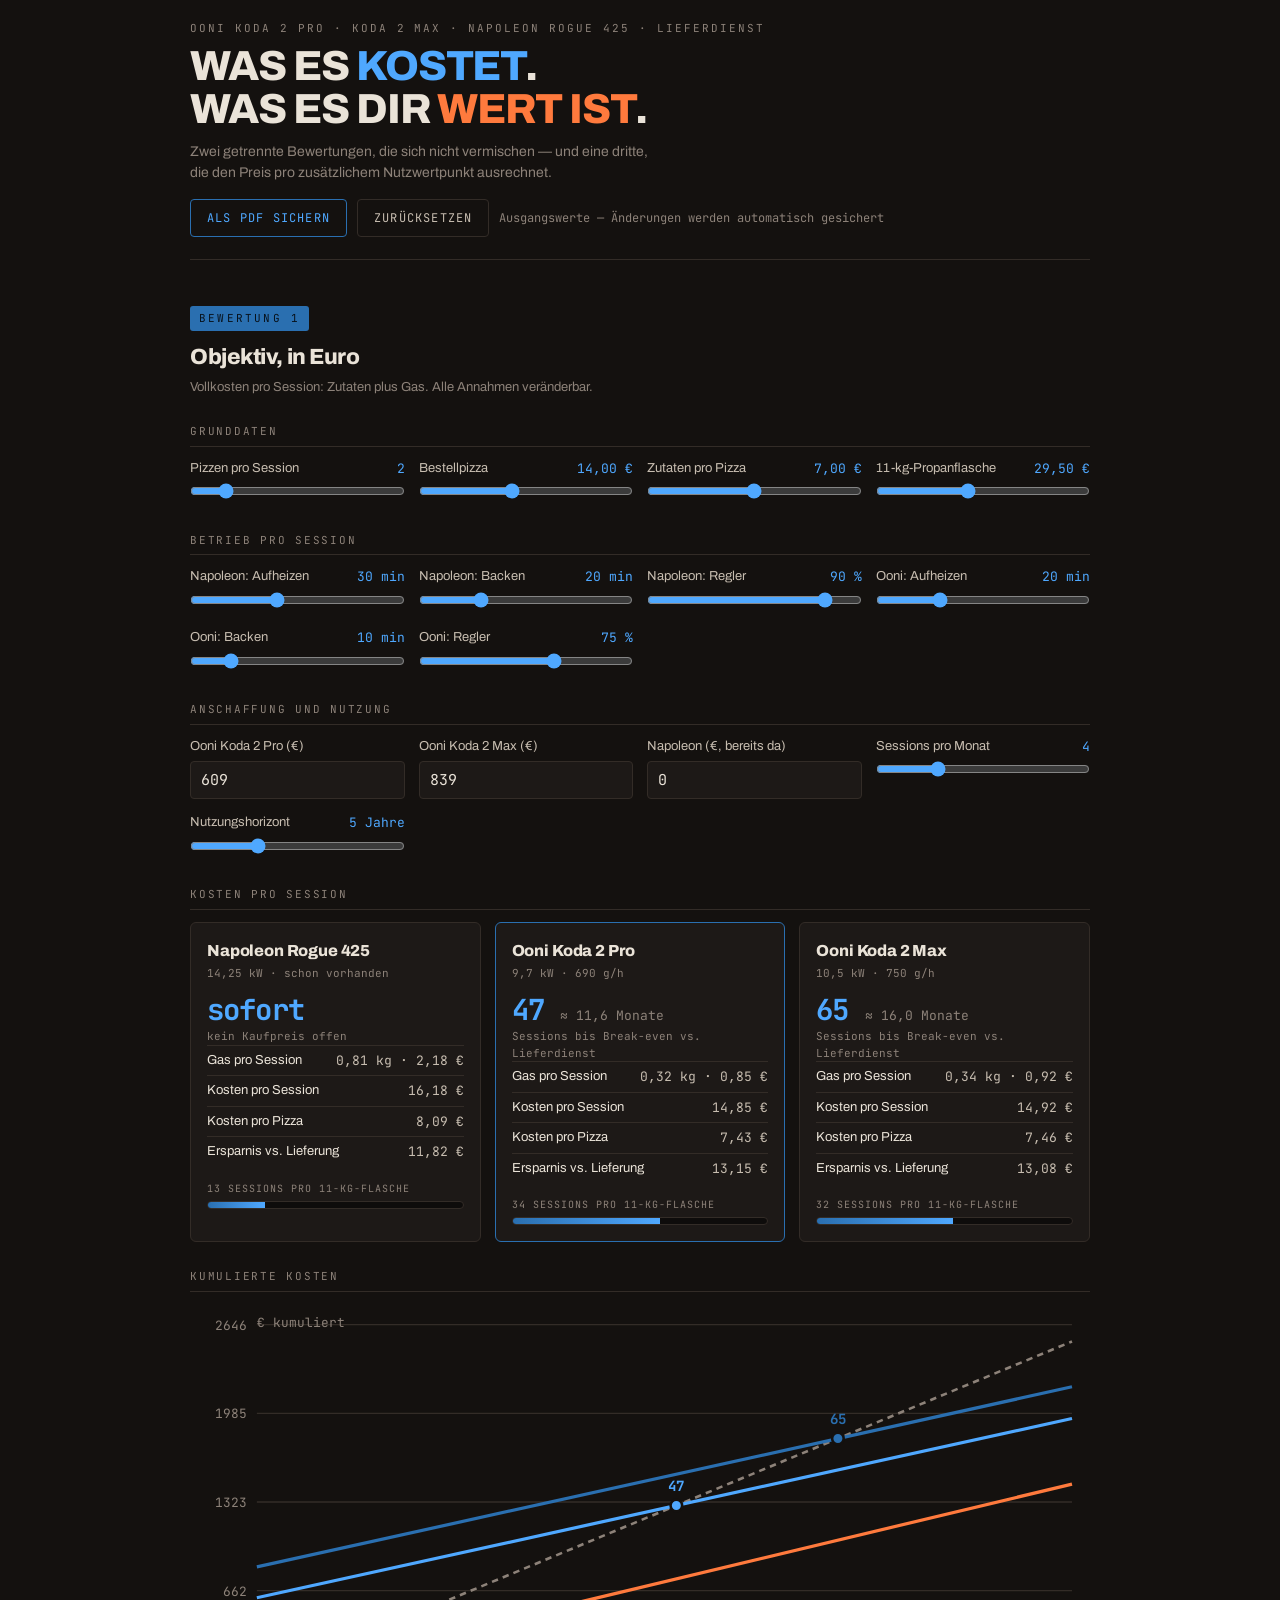
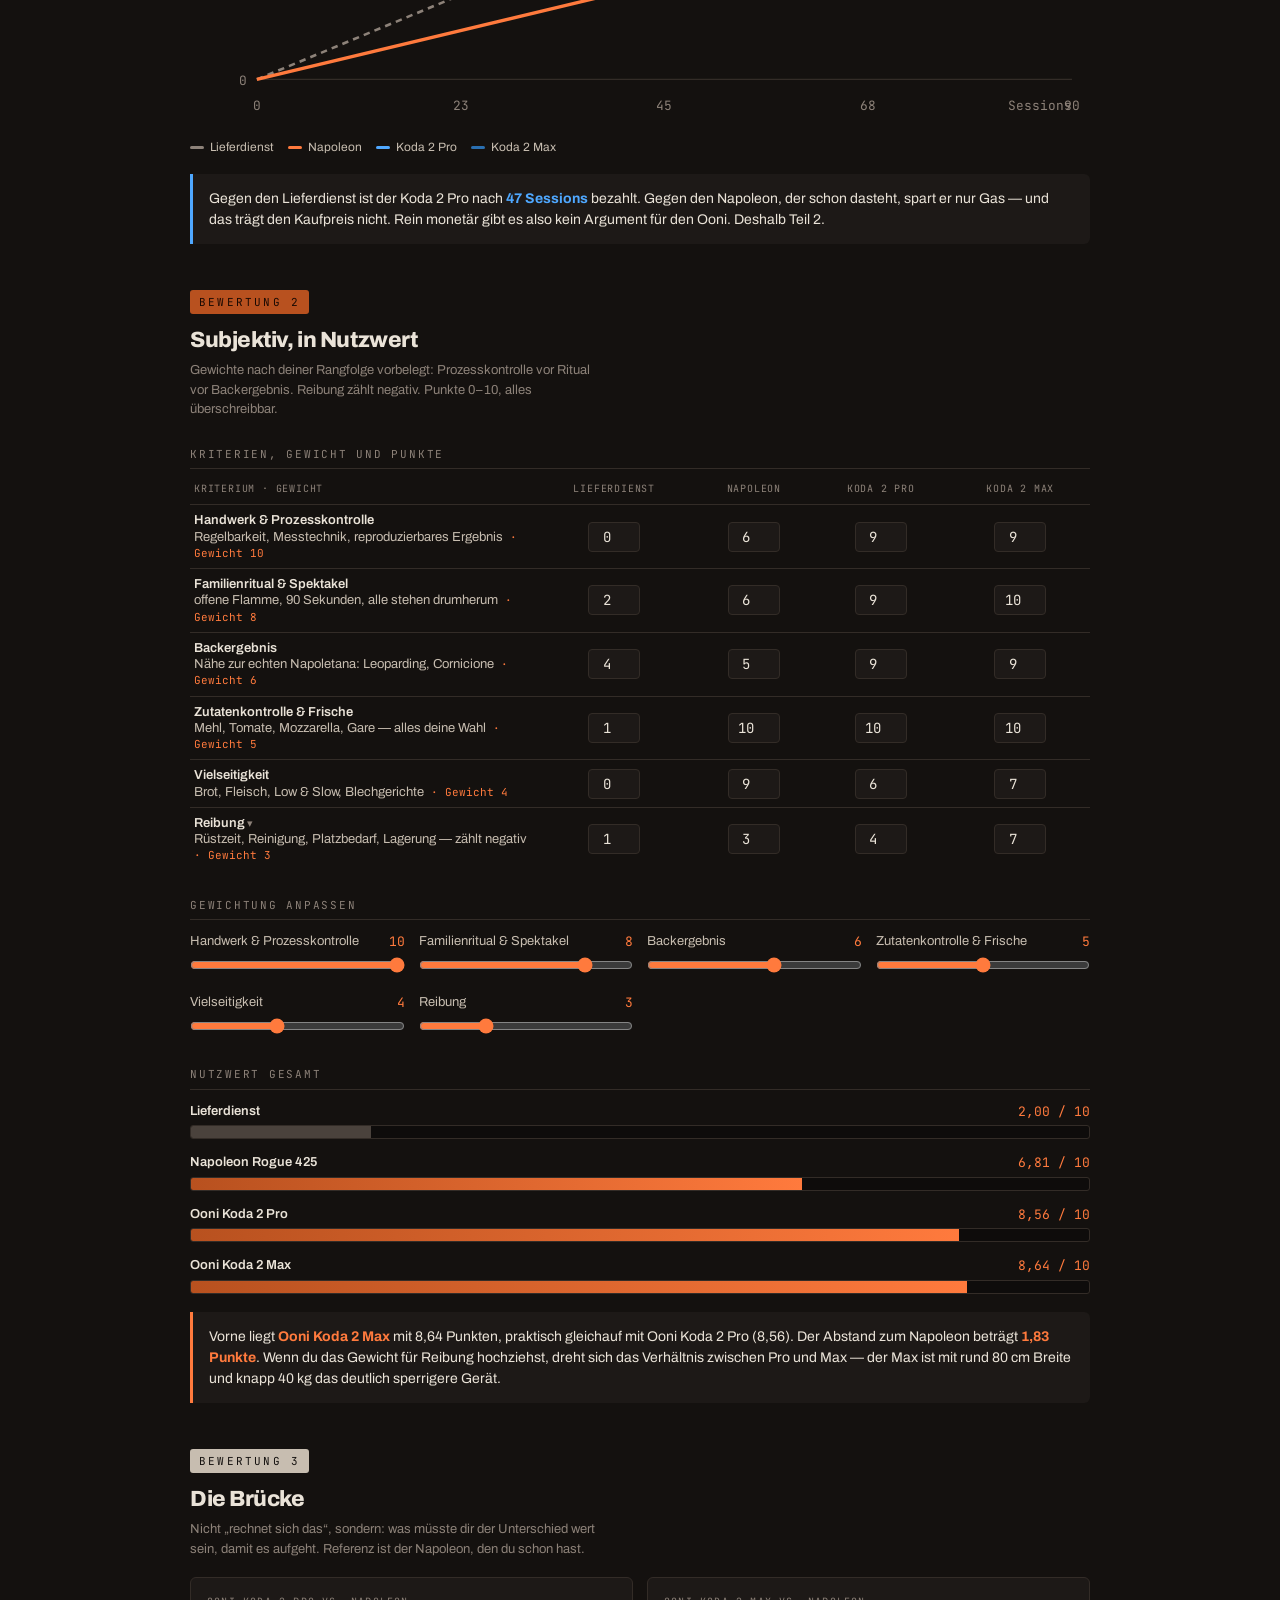
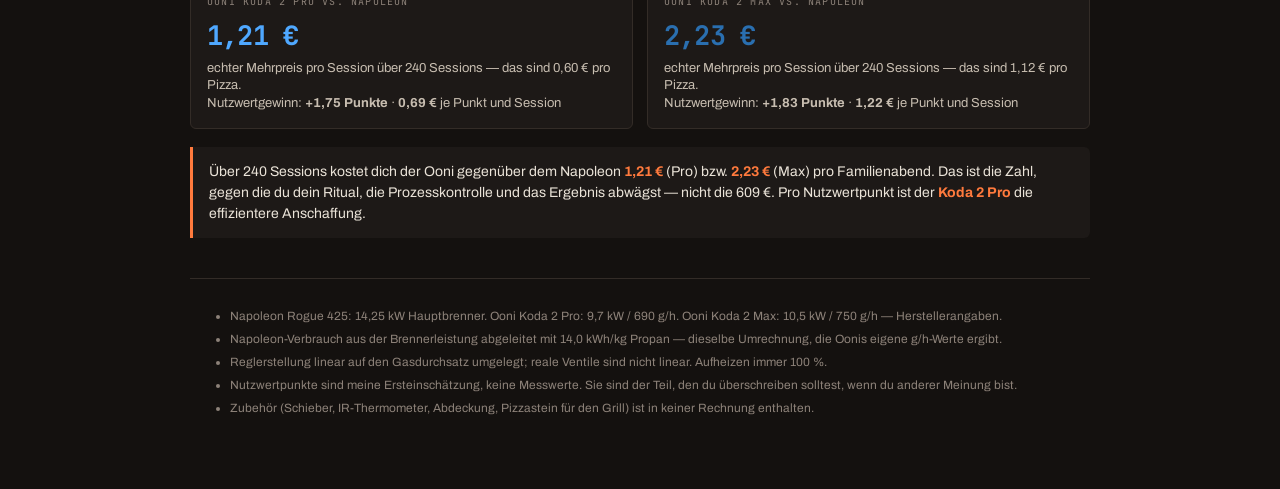
<file: pizzaofen/pizzaofen.html>
<!DOCTYPE html>
<html lang="de">
<head>
<meta charset="utf-8">
<meta name="viewport" content="width=device-width, initial-scale=1">
<title>Pizza-Entscheidung · objektiv und subjektiv</title>
<link rel="preconnect" href="https://fonts.googleapis.com">
<link rel="preconnect" href="https://fonts.gstatic.com" crossorigin>
<link href="https://fonts.googleapis.com/css2?family=Archivo:wght@400;600;800&family=JetBrains+Mono:wght@400;700&display=swap" rel="stylesheet">
<link rel="stylesheet" href="../print.css" media="print">
<style>
  :root{
    --soot:#14110F; --panel:#1D1917; --line:#332C27;
    --chalk:#EAE3D8; --muted:#8D8279; --ash:#C7BDB0;
    --flame:#4FA8FF; --flame-dim:#2A6FB0;   /* objektiv: Propanflamme */
    --ember:#FF7A3D; --ember-dim:#B8511F;   /* subjektiv: Glut */
  }
  *{box-sizing:border-box}
  html,body{margin:0;padding:0}
  body{background:var(--soot);color:var(--chalk);font-family:'Archivo',system-ui,-apple-system,'Segoe UI',Roboto,sans-serif;
       font-size:15px;line-height:1.5;padding:20px 16px 60px}
  .wrap{max-width:900px;margin:0 auto}
  .mono{font-family:'JetBrains Mono',ui-monospace,Menlo,Consolas,monospace}

  /* Export */
  .toolbar{display:flex;flex-wrap:wrap;gap:10px;align-items:center;margin:16px 0 4px}
  .btn{background:transparent;border:1px solid var(--flame-dim);color:var(--flame);
       font-family:'JetBrains Mono',ui-monospace,monospace;font-size:12px;letter-spacing:.1em;
       text-transform:uppercase;padding:10px 16px;border-radius:4px;cursor:pointer}
  .btn:hover{background:var(--flame-dim);color:#08121C}
  .btn:focus-visible{outline:2px solid var(--flame);outline-offset:2px}
  .btn.ghost{border-color:var(--line);color:var(--ash)}
  .btn.ghost:hover{background:var(--line);color:var(--chalk)}
  .toolhint{font-size:12px;color:var(--muted);font-family:'JetBrains Mono',ui-monospace,monospace}
  .toolhint.ok{color:var(--flame)}
  .toolhint.warn{color:var(--ember)}
  #stamp:empty{display:none}

  header{border-bottom:1px solid var(--line);padding-bottom:18px;margin-bottom:8px}
  .eyebrow{font-family:'JetBrains Mono',monospace;font-size:11px;letter-spacing:.18em;
           text-transform:uppercase;color:var(--muted);margin:0 0 8px}
  h1{font-size:clamp(26px,6.5vw,42px);font-weight:800;letter-spacing:-.025em;line-height:1.03;
     margin:0 0 10px;text-transform:uppercase}
  h1 .b{color:var(--flame)} h1 .o{color:var(--ember)}
  .sub{color:var(--muted);font-size:14px;margin:0;max-width:58ch}

  .part{margin-top:38px;padding-top:8px}
  .partlabel{font-family:'JetBrains Mono',monospace;font-size:11px;letter-spacing:.2em;
             text-transform:uppercase;padding:4px 9px;border-radius:3px;display:inline-block}
  .partlabel.obj{background:var(--flame-dim);color:#08121C}
  .partlabel.sub{background:var(--ember-dim);color:#1A0A03}
  .partlabel.br{background:var(--ash);color:#14110F}
  .parttitle{font-size:22px;font-weight:800;letter-spacing:-.02em;margin:10px 0 4px}
  .partnote{color:var(--muted);font-size:13px;margin:0 0 18px;max-width:60ch}

  h2{font-size:11px;font-family:'JetBrains Mono',monospace;letter-spacing:.16em;text-transform:uppercase;
     color:var(--muted);font-weight:400;margin:26px 0 12px;padding-bottom:6px;border-bottom:1px solid var(--line)}

  .grid{display:grid;gap:14px;grid-template-columns:repeat(auto-fit,minmax(205px,1fr))}
  .field label{display:block;font-size:13px;color:var(--ash);margin-bottom:5px}
  .field .val{font-family:'JetBrains Mono',monospace;float:right;color:var(--flame)}
  .field.warm .val{color:var(--ember)}
  input[type=range]{width:100%;accent-color:var(--flame);margin:0}
  .field.warm input[type=range]{accent-color:var(--ember)}
  input[type=number]{width:100%;background:var(--panel);border:1px solid var(--line);color:var(--chalk);
     font-family:'JetBrains Mono',monospace;font-size:15px;padding:8px 10px;border-radius:4px}
  input:focus-visible{outline:2px solid var(--flame);outline-offset:2px}

  .cards{display:grid;gap:14px;grid-template-columns:repeat(auto-fit,minmax(235px,1fr))}
  .card{background:var(--panel);border:1px solid var(--line);border-radius:6px;padding:16px}
  .card.hero{border-color:var(--flame-dim)}
  .card h3{margin:0 0 2px;font-size:16px;font-weight:800;letter-spacing:-.01em}
  .card .meta{font-family:'JetBrains Mono',monospace;font-size:11px;color:var(--muted);margin-bottom:14px}
  .big{font-family:'JetBrains Mono',monospace;font-weight:700;font-size:29px;line-height:1;letter-spacing:-.03em;color:var(--flame)}
  .big small{font-size:13px;font-weight:400;color:var(--muted);letter-spacing:0}
  .rowline{display:flex;justify-content:space-between;gap:10px;font-size:13px;padding:5px 0;border-top:1px solid var(--line)}
  .rowline:first-of-type{margin-top:14px}
  .rowline span:last-child{font-family:'JetBrains Mono',monospace;color:var(--ash)}
  .tank{margin-top:14px}
  .tank .cap{font-family:'JetBrains Mono',monospace;font-size:10px;letter-spacing:.1em;text-transform:uppercase;color:var(--muted)}
  .tank .bar{height:8px;background:#0E0C0B;border:1px solid var(--line);border-radius:4px;overflow:hidden;margin-top:5px}
  .tank .fill{height:100%;background:linear-gradient(90deg,var(--flame-dim),var(--flame));transition:width .35s ease}

  figure{margin:0}
  svg{width:100%;height:auto;display:block}
  .legend{display:flex;flex-wrap:wrap;gap:14px;margin-top:10px;font-size:12px;color:var(--ash)}
  .legend i{display:inline-block;width:14px;height:3px;vertical-align:middle;margin-right:6px;border-radius:2px}

  /* Nutzwert-Matrix */
  .matrix{width:100%;border-collapse:collapse;font-size:13px}
  .matrix th{font-family:'JetBrains Mono',monospace;font-size:10px;letter-spacing:.08em;text-transform:uppercase;
             color:var(--muted);font-weight:400;text-align:center;padding:0 4px 8px;vertical-align:bottom}
  .matrix th.crit{text-align:left;width:38%}
  .matrix td{border-top:1px solid var(--line);padding:7px 4px;vertical-align:middle}
  .matrix td.crit{color:var(--ash);line-height:1.25}
  .matrix td.crit b{display:block;color:var(--chalk);font-weight:600}
  .matrix td.crit .w{font-family:'JetBrains Mono',monospace;font-size:11px;color:var(--ember)}
  .matrix input[type=number]{width:52px;text-align:center;padding:5px 2px;font-size:14px;margin:0 auto;display:block}
  .matrix .neg b::after{content:' ▾';color:var(--muted);font-size:11px}

  .barchart{margin-top:6px}
  .brow{display:grid;grid-template-columns:1fr;gap:4px;margin-bottom:14px}
  .brow .lbl{display:flex;justify-content:space-between;font-size:13px}
  .brow .lbl b{font-weight:600}
  .brow .lbl span{font-family:'JetBrains Mono',monospace;color:var(--ember)}
  .brow .track{height:14px;background:#0E0C0B;border:1px solid var(--line);border-radius:3px;overflow:hidden}
  .brow .fill{height:100%;background:linear-gradient(90deg,var(--ember-dim),var(--ember));transition:width .35s ease}
  .brow.dim .fill{background:#4A423C}

  .verdict{background:var(--panel);border-left:3px solid var(--ember);padding:14px 16px;border-radius:0 6px 6px 0;margin-top:18px;font-size:14px}
  .verdict strong{color:var(--ember)}
  .verdict.cool{border-left-color:var(--flame)} .verdict.cool strong{color:var(--flame)}

  .bridge{display:grid;gap:14px;grid-template-columns:repeat(auto-fit,minmax(235px,1fr));margin-top:4px}
  .bcard{background:var(--panel);border:1px solid var(--line);border-radius:6px;padding:16px}
  .bcard .k{font-family:'JetBrains Mono',monospace;font-size:10px;letter-spacing:.12em;text-transform:uppercase;color:var(--muted)}
  .bcard .n{font-family:'JetBrains Mono',monospace;font-size:27px;font-weight:700;letter-spacing:-.03em;margin:6px 0 4px}
  .bcard .d{font-size:13px;color:var(--ash);line-height:1.35}

  footer{margin-top:40px;padding-top:16px;border-top:1px solid var(--line);color:var(--muted);font-size:12px}
  footer li{margin-bottom:5px}
  @media (prefers-reduced-motion:reduce){*{transition:none!important}}
  @media (max-width:520px){.matrix th{font-size:9px}.matrix input[type=number]{width:42px}}

  .printonly{display:none}
</style>
</head>
<body>
<div class="wrap">

<header>
  <p class="eyebrow">Ooni Koda 2 Pro · Koda 2 Max · Napoleon Rogue 425 · Lieferdienst</p>
  <h1>Was es <span class="b">kostet</span>.<br>Was es dir <span class="o">wert ist</span>.</h1>
  <p class="sub">Zwei getrennte Bewertungen, die sich nicht vermischen — und eine dritte, die den Preis pro zusätzlichem Nutzwertpunkt ausrechnet.</p>
  <div class="toolbar">
    <button class="btn" id="btnPrint" type="button">Als PDF sichern</button>
    <button class="btn ghost" id="btnReset" type="button">Zurücksetzen</button>
    <span class="toolhint" id="saveState">Wird geladen …</span>
  </div>
  <p id="printstamp" class="printonly"></p>
</header>

<!-- ========== TEIL 1 ========== -->
<section class="part">
  <span class="partlabel obj">Bewertung 1</span>
  <p class="parttitle">Objektiv, in Euro</p>
  <p class="partnote">Vollkosten pro Session: Zutaten plus Gas. Alle Annahmen veränderbar.</p>

  <h2>Grunddaten</h2>
  <div class="grid">
    <div class="field"><label>Pizzen pro Session <span class="val" id="v_pz">2</span></label><input type="range" id="pz" min="1" max="8" step="1" value="2"></div>
    <div class="field"><label>Bestellpizza <span class="val" id="v_liefer">14,00 €</span></label><input type="range" id="liefer" min="8" max="22" step="0.5" value="14"></div>
    <div class="field"><label>Zutaten pro Pizza <span class="val" id="v_zut">7,00 €</span></label><input type="range" id="zut" min="2" max="12" step="0.25" value="7"></div>
    <div class="field"><label>11-kg-Propanflasche <span class="val" id="v_gas">29,50 €</span></label><input type="range" id="gas" min="18" max="45" step="0.5" value="29.5"></div>
  </div>

  <h2>Betrieb pro Session</h2>
  <div class="grid">
    <div class="field"><label>Napoleon: Aufheizen <span class="val" id="v_nA">30 min</span></label><input type="range" id="nA" min="10" max="60" step="5" value="30"></div>
    <div class="field"><label>Napoleon: Backen <span class="val" id="v_nB">20 min</span></label><input type="range" id="nB" min="5" max="60" step="5" value="20"></div>
    <div class="field"><label>Napoleon: Regler <span class="val" id="v_nR">90 %</span></label><input type="range" id="nR" min="30" max="100" step="5" value="90"></div>
    <div class="field"><label>Ooni: Aufheizen <span class="val" id="v_oA">20 min</span></label><input type="range" id="oA" min="10" max="45" step="5" value="20"></div>
    <div class="field"><label>Ooni: Backen <span class="val" id="v_oB">10 min</span></label><input type="range" id="oB" min="3" max="45" step="1" value="10"></div>
    <div class="field"><label>Ooni: Regler <span class="val" id="v_oR">75 %</span></label><input type="range" id="oR" min="30" max="100" step="5" value="75"></div>
  </div>

  <h2>Anschaffung und Nutzung</h2>
  <div class="grid">
    <div class="field"><label>Ooni Koda 2 Pro (€)</label><input type="number" id="pPro" value="609" min="0" step="10"></div>
    <div class="field"><label>Ooni Koda 2 Max (€)</label><input type="number" id="pMax" value="839" min="0" step="10"></div>
    <div class="field"><label>Napoleon (€, bereits da)</label><input type="number" id="pNap" value="0" min="0" step="10"></div>
    <div class="field"><label>Sessions pro Monat <span class="val" id="v_freq">4</span></label><input type="range" id="freq" min="1" max="12" step="1" value="4"></div>
    <div class="field"><label>Nutzungshorizont <span class="val" id="v_jahre">5 Jahre</span></label><input type="range" id="jahre" min="2" max="12" step="1" value="5"></div>
  </div>

  <h2>Kosten pro Session</h2>
  <div class="cards" id="cards"></div>

  <h2>Kumulierte Kosten</h2>
  <figure>
    <svg id="chart" viewBox="0 0 700 330" role="img" aria-label="Kumulierte Kosten über die Anzahl der Sessions"></svg>
    <div class="legend">
      <span><i style="background:#8D8279"></i>Lieferdienst</span>
      <span><i style="background:#FF7A3D"></i>Napoleon</span>
      <span><i style="background:#4FA8FF"></i>Koda 2 Pro</span>
      <span><i style="background:#2A6FB0"></i>Koda 2 Max</span>
    </div>
  </figure>
  <div class="verdict cool" id="verdictObj"></div>
</section>

<!-- ========== TEIL 2 ========== -->
<section class="part">
  <span class="partlabel sub">Bewertung 2</span>
  <p class="parttitle">Subjektiv, in Nutzwert</p>
  <p class="partnote">Gewichte nach deiner Rangfolge vorbelegt: Prozesskontrolle vor Ritual vor Backergebnis. Reibung zählt negativ. Punkte 0–10, alles überschreibbar.</p>

  <h2>Kriterien, Gewicht und Punkte</h2>
  <table class="matrix">
    <thead><tr>
      <th class="crit">Kriterium · Gewicht</th>
      <th>Liefer&shy;dienst</th><th>Napoleon</th><th>Koda 2 Pro</th><th>Koda 2 Max</th>
    </tr></thead>
    <tbody id="matrixBody"></tbody>
  </table>

  <h2>Gewichtung anpassen</h2>
  <div class="grid" id="weightGrid"></div>

  <h2>Nutzwert gesamt</h2>
  <div class="barchart" id="bars"></div>
  <div class="verdict" id="verdictSub"></div>
</section>

<!-- ========== TEIL 3 ========== -->
<section class="part">
  <span class="partlabel br">Bewertung 3</span>
  <p class="parttitle">Die Brücke</p>
  <p class="partnote">Nicht „rechnet sich das“, sondern: was müsste dir der Unterschied wert sein, damit es aufgeht. Referenz ist der Napoleon, den du schon hast.</p>
  <div class="bridge" id="bridge"></div>
  <div class="verdict" id="verdictBridge"></div>
</section>

<footer>
  <ul>
    <li>Napoleon Rogue 425: 14,25 kW Hauptbrenner. Ooni Koda 2 Pro: 9,7 kW / 690 g/h. Ooni Koda 2 Max: 10,5 kW / 750 g/h — Herstellerangaben.</li>
    <li>Napoleon-Verbrauch aus der Brennerleistung abgeleitet mit 14,0 kWh/kg Propan — dieselbe Umrechnung, die Oonis eigene g/h-Werte ergibt.</li>
    <li>Reglerstellung linear auf den Gasdurchsatz umgelegt; reale Ventile sind nicht linear. Aufheizen immer 100 %.</li>
    <li>Nutzwertpunkte sind meine Ersteinschätzung, keine Messwerte. Sie sind der Teil, den du überschreiben solltest, wenn du anderer Meinung bist.</li>
    <li>Zubehör (Schieber, IR-Thermometer, Abdeckung, Pizzastein für den Grill) ist in keiner Rechnung enthalten.</li>
  </ul>
</footer>

</div>

<script>
const KWH_PER_KG = 14.0;

const DEV = [
  {key:'liefer', name:'Lieferdienst',      meta:'Pizzeria, 14 € pro Stück', kw:0,     color:'#8D8279', priceId:null,   virtual:true},
  {key:'nap',    name:'Napoleon Rogue 425',meta:'14,25 kW · schon vorhanden', kw:14.25, color:'#FF7A3D', priceId:'pNap', heatId:'nA', bakeId:'nB', thrId:'nR'},
  {key:'pro',    name:'Ooni Koda 2 Pro',   meta:'9,7 kW · 690 g/h',           kw:9.7,   color:'#4FA8FF', priceId:'pPro', heatId:'oA', bakeId:'oB', thrId:'oR', hero:true},
  {key:'max',    name:'Ooni Koda 2 Max',   meta:'10,5 kW · 750 g/h',          kw:10.5,  color:'#2A6FB0', priceId:'pMax', heatId:'oA', bakeId:'oB', thrId:'oR'}
];

// Gewichte nach der Rangfolge; Punkte 0-10 je Option
const CRIT = [
  {id:'proz', name:'Handwerk & Prozesskontrolle', note:'Regelbarkeit, Messtechnik, reproduzierbares Ergebnis', w:10, neg:false, s:{liefer:0, nap:6, pro:9, max:9}},
  {id:'ritual', name:'Familienritual & Spektakel', note:'offene Flamme, 90 Sekunden, alle stehen drumherum', w:8, neg:false, s:{liefer:2, nap:6, pro:9, max:10}},
  {id:'back', name:'Backergebnis', note:'Nähe zur echten Napoletana: Leoparding, Cornicione', w:6, neg:false, s:{liefer:4, nap:5, pro:9, max:9}},
  {id:'zut', name:'Zutatenkontrolle & Frische', note:'Mehl, Tomate, Mozzarella, Gare — alles deine Wahl', w:5, neg:false, s:{liefer:1, nap:10, pro:10, max:10}},
  {id:'viel', name:'Vielseitigkeit', note:'Brot, Fleisch, Low & Slow, Blechgerichte', w:4, neg:false, s:{liefer:0, nap:9, pro:6, max:7}},
  {id:'reib', name:'Reibung', note:'Rüstzeit, Reinigung, Platzbedarf, Lagerung — zählt negativ', w:3, neg:true, s:{liefer:1, nap:3, pro:4, max:7}}
];

const $ = id => document.getElementById(id);
const eur = n => n.toLocaleString('de-DE',{minimumFractionDigits:2,maximumFractionDigits:2}) + ' €';
const num = (n,d=2) => n.toLocaleString('de-DE',{minimumFractionDigits:d,maximumFractionDigits:d});

/* ---------- Aufbau der bearbeitbaren Matrix ---------- */
function applyState(st){
  if(!st) return;
  if(st.inputs){
    Object.keys(st.inputs).forEach(id=>{
      const el = document.getElementById(id);
      if(el) el.value = st.inputs[id];
    });
  }
  if(Array.isArray(st.crit)){
    st.crit.forEach(sc=>{
      const c = CRIT.find(x=>x.id===sc.id);
      if(c){ c.w = sc.w; Object.assign(c.s, sc.s); }
    });
  }
}

function buildMatrix(){
  $('matrixBody').innerHTML = CRIT.map(c=>{
    const cells = DEV.map(d=>
      `<td><input type="number" min="0" max="10" step="1" value="${c.s[d.key]}" data-crit="${c.id}" data-dev="${d.key}" aria-label="${c.name}, ${d.name}"></td>`
    ).join('');
    return `<tr><td class="crit ${c.neg?'neg':''}"><b>${c.name}</b>${c.note}<span class="w" id="wtag_${c.id}"></span></td>${cells}</tr>`;
  }).join('');

  $('weightGrid').innerHTML = CRIT.map(c=>
    `<div class="field warm"><label>${c.name} <span class="val" id="wv_${c.id}">${c.w}</span></label>
     <input type="range" id="w_${c.id}" min="0" max="10" step="1" value="${c.w}"></div>`
  ).join('');
}

function readMatrix(){
  document.querySelectorAll('#matrixBody input').forEach(el=>{
    const c = CRIT.find(x=>x.id===el.dataset.crit);
    let v = +el.value; if(isNaN(v)) v=0; v=Math.max(0,Math.min(10,v));
    c.s[el.dataset.dev] = v;
  });
  CRIT.forEach(c=>{
    c.w = +$('w_'+c.id).value;
    $('wv_'+c.id).textContent = c.w;
    $('wtag_'+c.id).textContent = ' · Gewicht ' + c.w;
  });
}

/* ---------- Teil 1: Euro ---------- */
function readState(){
  const s = {pz:+$('pz').value, liefer:+$('liefer').value, zut:+$('zut').value,
             gas:+$('gas').value, freq:+$('freq').value, jahre:+$('jahre').value};
  s.eurPerKg = s.gas/11;
  s.lieferSession = s.pz*s.liefer;
  s.zutSession = s.pz*s.zut;
  s.lifetime = s.freq*12*s.jahre;
  return s;
}

function costOf(d, s){
  if(d.virtual) return {kg:0, gasCost:0, price:0, perSession:s.lieferSession, sessionsPerBottle:Infinity};
  const kgPerH = d.kw/KWH_PER_KG;
  const kg = kgPerH * (+$(d.heatId).value/60 + (+$(d.bakeId).value/60)*(+$(d.thrId).value/100));
  const gasCost = kg*s.eurPerKg;
  return {kg, gasCost, price:+$(d.priceId).value, perSession:s.zutSession+gasCost, sessionsPerBottle:11/kg};
}

function render(){
  ['pz','freq'].forEach(k=>$('v_'+k).textContent=$(k).value);
  ['liefer','zut','gas'].forEach(k=>$('v_'+k).textContent=eur(+$(k).value));
  ['nA','nB','oA','oB'].forEach(k=>$('v_'+k).textContent=$(k).value+' min');
  ['nR','oR'].forEach(k=>$('v_'+k).textContent=$(k).value+' %');
  $('v_jahre').textContent = $('jahre').value+' Jahre';

  const s = readState();
  readMatrix();

  const res = DEV.map(d=>{
    const c = costOf(d,s);
    const saving = s.lieferSession - c.perSession;
    const breakeven = (saving>0 && c.price>0) ? c.price/saving : (c.price===0?0:Infinity);
    // Nutzwert
    const wsum = CRIT.reduce((a,c2)=>a+c2.w,0) || 1;
    const score = CRIT.reduce((a,c2)=>a + c2.w*(c2.neg ? (10-c2.s[d.key]) : c2.s[d.key]), 0)/wsum;
    return {...d, ...c, saving, breakeven, score};
  });

  renderCards(s,res);
  drawChart(s,res);
  renderBars(res);
  renderBridge(s,res);
}

function renderCards(s,res){
  $('cards').innerHTML = res.filter(r=>!r.virtual).map(r=>{
    const be = r.price===0 ? 'sofort' : (r.breakeven===Infinity ? '—' : Math.ceil(r.breakeven));
    const months = (r.price>0 && r.breakeven!==Infinity) ? ` <small>≈ ${num(r.breakeven/s.freq,1)} Monate</small>` : '';
    return `<div class="card${r.hero?' hero':''}">
      <h3>${r.name}</h3><div class="meta">${r.meta}</div>
      <div class="big">${be}${months}</div>
      <div class="meta" style="margin:4px 0 0">${r.price===0?'kein Kaufpreis offen':'Sessions bis Break-even vs. Lieferdienst'}</div>
      <div class="rowline"><span>Gas pro Session</span><span>${num(r.kg)} kg · ${eur(r.gasCost)}</span></div>
      <div class="rowline"><span>Kosten pro Session</span><span>${eur(r.perSession)}</span></div>
      <div class="rowline"><span>Kosten pro Pizza</span><span>${eur(r.perSession/s.pz)}</span></div>
      <div class="rowline"><span>Ersparnis vs. Lieferung</span><span>${eur(r.saving)}</span></div>
      <div class="tank"><div class="cap">${Math.floor(r.sessionsPerBottle)} Sessions pro 11-kg-Flasche</div>
        <div class="bar"><div class="fill" style="width:${Math.min(100,r.sessionsPerBottle/60*100)}%"></div></div></div>
    </div>`;
  }).join('');

  const pro = res.find(r=>r.key==='pro');
  $('verdictObj').innerHTML = `Gegen den Lieferdienst ist der Koda 2 Pro nach <strong>${Math.ceil(pro.breakeven)} Sessions</strong> bezahlt. Gegen den Napoleon, der schon dasteht, spart er nur Gas — und das trägt den Kaufpreis nicht. Rein monetär gibt es also kein Argument für den Ooni. Deshalb Teil 2.`;
}

function drawChart(s,res){
  const W=700,H=330,L=52,R=14,T=16,B=38;
  const fin = res.filter(r=>!r.virtual && r.price>0 && r.breakeven!==Infinity).map(r=>r.breakeven);
  const xMax = Math.max(60, Math.ceil((fin.length?Math.max(...fin):60)*1.35/10)*10);
  const yMax = Math.max(s.lieferSession*xMax, ...res.map(r=>r.price+r.perSession*xMax))*1.05 || 1;
  const X=v=>L+v/xMax*(W-L-R), Y=v=>H-B-v/yMax*(H-T-B);
  let g='';
  for(let i=0;i<=4;i++){const val=yMax*i/4,y=Y(val);
    g+=`<line x1="${L}" y1="${y}" x2="${W-R}" y2="${y}" stroke="#332C27"/>`;
    g+=`<text x="${L-8}" y="${y+4}" text-anchor="end" fill="#8D8279" font-family="JetBrains Mono,monospace" font-size="10">${Math.round(val)}</text>`;}
  for(let i=0;i<=4;i++){const v=xMax*i/4;
    g+=`<text x="${X(v)}" y="${H-14}" text-anchor="middle" fill="#8D8279" font-family="JetBrains Mono,monospace" font-size="10">${Math.round(v)}</text>`;}
  g+=`<text x="${L}" y="${T+2}" fill="#8D8279" font-family="JetBrains Mono,monospace" font-size="10">€ kumuliert</text>`;
  g+=`<text x="${W-R}" y="${H-14}" text-anchor="end" fill="#8D8279" font-family="JetBrains Mono,monospace" font-size="10">Sessions</text>`;
  res.forEach(r=>{
    const dash = r.virtual ? ' stroke-dasharray="5 4"' : '';
    g+=`<line x1="${X(0)}" y1="${Y(r.price)}" x2="${X(xMax)}" y2="${Y(r.price+r.perSession*xMax)}" stroke="${r.color}" stroke-width="${r.virtual?2:2.5}"${dash}/>`;
    if(!r.virtual && r.price>0 && r.breakeven!==Infinity && r.breakeven<=xMax){
      const bx=X(r.breakeven), by=Y(s.lieferSession*r.breakeven);
      g+=`<circle cx="${bx}" cy="${by}" r="4.5" fill="${r.color}" stroke="#14110F" stroke-width="2"/>`;
      g+=`<text x="${bx}" y="${by-11}" text-anchor="middle" fill="${r.color}" font-family="JetBrains Mono,monospace" font-size="11" font-weight="700">${Math.ceil(r.breakeven)}</text>`;}
  });
  $('chart').innerHTML=g;
}

/* ---------- Teil 2: Nutzwert ---------- */
function renderBars(res){
  const best = Math.max(...res.map(r=>r.score),0.001);
  $('bars').innerHTML = res.map(r=>
    `<div class="brow${r.virtual?' dim':''}">
       <div class="lbl"><b>${r.name}</b><span>${num(r.score,2)} / 10</span></div>
       <div class="track"><div class="fill" style="width:${r.score/10*100}%"></div></div>
     </div>`).join('');

  const sorted = [...res].sort((a,b)=>b.score-a.score);
  const w = sorted[0], second = sorted[1];
  const nap = res.find(r=>r.key==='nap');
  const abstand = w.score-second.score;
  $('verdictSub').innerHTML = `Vorne liegt <strong>${w.name}</strong> mit ${num(w.score,2)} Punkten, ${abstand<0.15?'praktisch gleichauf mit':'vor'} ${second.name} (${num(second.score,2)}). Der Abstand zum Napoleon beträgt <strong>${num(w.score-nap.score,2)} Punkte</strong>. Wenn du das Gewicht für Reibung hochziehst, dreht sich das Verhältnis zwischen Pro und Max — der Max ist mit rund 80 cm Breite und knapp 40 kg das deutlich sperrigere Gerät.`;
}

/* ---------- Teil 3: Brücke ---------- */
function renderBridge(s,res){
  const nap=res.find(r=>r.key==='nap'), pro=res.find(r=>r.key==='pro'), max=res.find(r=>r.key==='max');
  const card = (r)=>{
    const kapital = r.price/s.lifetime;
    const gasDelta = nap.gasCost - r.gasCost;      // Ersparnis pro Session
    const netto = kapital - gasDelta;              // echter Mehrpreis pro Session
    const dPkt = r.score - nap.score;
    const proPkt = dPkt>0 ? netto/dPkt : null;
    return `<div class="bcard">
      <div class="k">${r.name} vs. Napoleon</div>
      <div class="n" style="color:${r.color}">${netto<=0?'günstiger':eur(netto)}</div>
      <div class="d">echter Mehrpreis pro Session über ${s.lifetime} Sessions — das sind ${eur(Math.max(netto,0)/s.pz)} pro Pizza.<br>
      Nutzwertgewinn: <b>+${num(dPkt,2)} Punkte</b>${proPkt!==null?` · <b>${eur(proPkt)}</b> je Punkt und Session`:''}</div>
    </div>`;
  };
  $('bridge').innerHTML = card(pro)+card(max);

  const kProZ=pro.price/s.lifetime - (nap.gasCost-pro.gasCost);
  const kMaxZ=max.price/s.lifetime - (nap.gasCost-max.gasCost);
  const effPro=kProZ/Math.max(pro.score-nap.score,0.001), effMax=kMaxZ/Math.max(max.score-nap.score,0.001);
  const winner = effPro<=effMax ? 'Koda 2 Pro' : 'Koda 2 Max';
  $('verdictBridge').innerHTML = `Über ${s.lifetime} Sessions kostet dich der Ooni gegenüber dem Napoleon <strong>${eur(kProZ)}</strong> (Pro) bzw. <strong>${eur(kMaxZ)}</strong> (Max) pro Familienabend. Das ist die Zahl, gegen die du dein Ritual, die Prozesskontrolle und das Ergebnis abwägst — nicht die 609 €. Pro Nutzwertpunkt ist der <strong>${winner}</strong> die effizientere Anschaffung.`;
}

/* ---------- Zustand sichern: Adresse, Browser, App ---------- */
const STORE_KEY = 'pizza-entscheidung:stand';
let saveTimer = null;

function collectState(){
  const inputs = {};
  document.querySelectorAll('input[id]').forEach(el=>{ inputs[el.id] = el.value; });
  return {v:1, saved:new Date().toISOString(), inputs, crit:CRIT.map(c=>({id:c.id, w:c.w, s:{...c.s}}))};
}

function encodeState(st){ return btoa(unescape(encodeURIComponent(JSON.stringify(st)))); }
function decodeState(txt){ return JSON.parse(decodeURIComponent(escape(atob(txt)))); }

function setSaveLabel(text, cls){
  const el = $('saveState');
  el.textContent = text;
  el.className = 'toolhint' + (cls ? ' ' + cls : '');
}

/* --- Laden --- */
function loadFromHash(){
  const h = location.hash;
  if(!h.startsWith('#s=')) return null;
  try{ return decodeState(h.slice(3)); }catch(e){ return null; }
}
function loadFromLocal(){
  try{ const raw = localStorage.getItem(STORE_KEY); return raw ? JSON.parse(raw) : null; }
  catch(e){ return null; }
}
async function loadFromHost(){
  if(!window.storage) return null;
  try{ const r = await window.storage.get(STORE_KEY); return r && r.value ? JSON.parse(r.value) : null; }
  catch(e){ return null; }
}

/* --- Sichern: jeder verfuegbare Weg gleichzeitig --- */
async function saveState(){
  const st = collectState();
  const enc = encodeState(st);
  const ok = [];

  try{ history.replaceState(null, '', '#s=' + enc); ok.push('Adresse'); }
  catch(e){ try{ location.hash = 's=' + enc; ok.push('Adresse'); }catch(e2){} }

  try{ localStorage.setItem(STORE_KEY, JSON.stringify(st)); ok.push('Browser'); }catch(e){}

  if(window.storage){
    try{ await window.storage.set(STORE_KEY, JSON.stringify(st)); ok.push('App'); }catch(e){}
  }

  const t = new Date(st.saved).toLocaleTimeString('de-DE',{hour:'2-digit',minute:'2-digit'});
  if(ok.length) setSaveLabel('Gesichert um ' + t + ' \u00b7 ' + ok.join(' + '), 'ok');
  else setSaveLabel('Kein Speicherweg verf\u00fcgbar \u2014 Werte gelten nur jetzt', 'warn');
}

function queueSave(){
  setSaveLabel('Sichert \u2026');
  clearTimeout(saveTimer);
  saveTimer = setTimeout(saveState, 600);
}

async function resetAll(){
  try{ localStorage.removeItem(STORE_KEY); }catch(e){}
  if(window.storage){ try{ await window.storage.delete(STORE_KEY); }catch(e){} }
  try{ history.replaceState(null, '', location.pathname + location.search); }catch(e){}
  location.reload();
}

async function init(){
  const st = loadFromHash() || loadFromLocal() || await loadFromHost();
  applyState(st);
  buildMatrix();
  if(st) applyState(st);
  document.querySelectorAll('input').forEach(el=>{
    el.addEventListener('input', ()=>{ render(); queueSave(); });
  });
  $('btnReset').addEventListener('click', resetAll);
  $('btnPrint').addEventListener('click', ()=>{
    const d = new Date();
    $('printstamp').textContent = 'Stand: ' + d.toLocaleDateString('de-DE') + ', ' +
      d.toLocaleTimeString('de-DE',{hour:'2-digit',minute:'2-digit'}) + ' Uhr';
    window.print();
  });
  render();

  if(st && st.saved){
    const d = new Date(st.saved);
    setSaveLabel('Zuletzt gesichert: ' + d.toLocaleDateString('de-DE') + ', ' +
                 d.toLocaleTimeString('de-DE',{hour:'2-digit',minute:'2-digit'}) + ' Uhr', 'ok');
  }else{
    setSaveLabel('Ausgangswerte \u2014 \u00c4nderungen werden automatisch gesichert');
  }
}

init();
</script>
</body>
</html>
</file>
<file: print.css>
/* ============================================================
   TempToy · gemeinsames Drucklayout
   Liegt im Wurzelverzeichnis von lauwerk/TempToy.
   Einbindung in jeder Unterseite (z. B. /pizza/index.html):

     <link rel="stylesheet" href="../print.css" media="print">

   media="print" sorgt dafür, dass die Datei nur beim Drucken
   geladen wird und die Bildschirmansicht nicht beeinflusst.

   Erwartetes Klassen-Vokabular der Seiten:
     .wrap        äußerer Container
     .toolbar     Knopfleiste (wird im Druck ausgeblendet)
     .btn         Knöpfe (ausgeblendet)
     .card .bcard Ergebniskarten
     .verdict     Fazit-Kasten, .verdict.cool für kühle Variante
     .matrix      Tabellen
     .field       Beschriftung + Eingabe
     .val         Wertanzeige innerhalb einer Beschriftung
     .printonly   nur im Ausdruck sichtbar (Datumsstempel)
     .no-print    im Ausdruck ausblenden
   ============================================================ */

@page{ margin:14mm }

@media print{

  /* --- Papier statt Bildschirm --- */
  :root{
    --soot:#fff; --panel:#fff; --line:#C9C2B8;
    --chalk:#14110F; --muted:#5E564F; --ash:#3A342F;
    --flame:#0B5FA6; --flame-dim:#0B5FA6;
    --ember:#A8410F; --ember-dim:#A8410F;
  }
  html,body{ background:#fff !important; color:#14110F !important }
  body{ padding:0; font-size:11pt; line-height:1.45 }
  .wrap{ max-width:none }

  /* --- Bedienelemente raus --- */
  .toolbar,.btn,.no-print,#saveState{ display:none !important }
  input[type=range]{ display:none !important }
  button{ display:none !important }

  /* --- Eingabewerte als Text lesbar machen --- */
  .field label{ margin-bottom:0 }
  .field .val{ float:none; margin-left:6px; font-weight:700 }
  input[type=number],input[type=text]{
    border:none !important; background:none !important;
    color:#14110F !important; padding:2px; font-weight:700;
    -webkit-appearance:none; appearance:none;
  }

  /* --- nur im Ausdruck --- */
  .printonly{ display:block !important;
    font-family:'JetBrains Mono',ui-monospace,monospace;
    font-size:9pt; color:#5E564F; margin:8px 0 0 }

  /* --- Struktur --- */
  h1{ color:#14110F !important }
  h1 .b{ color:#0B5FA6 !important }
  h1 .o{ color:#A8410F !important }
  h2{ color:#5E564F !important; border-color:#C9C2B8 !important }
  .partlabel.obj{ background:#0B5FA6 !important; color:#fff !important }
  .partlabel.sub{ background:#A8410F !important; color:#fff !important }
  .partlabel.br { background:#3A342F !important; color:#fff !important }

  /* --- Blöcke nicht über Seitenumbrüche zerreißen --- */
  .card,.bcard,.verdict,figure,.brow,.part{
    break-inside:avoid; page-break-inside:avoid;
  }
  .card,.bcard{ background:#fff !important; border:1px solid #C9C2B8 !important }
  .big{ color:#0B5FA6 !important }
  .verdict{ background:#F7F5F1 !important; border-left-color:#A8410F !important }
  .verdict.cool{ border-left-color:#0B5FA6 !important }

  /* --- Balken und Füllstände --- */
  .brow .track,.tank .bar{ background:#F0EDE8 !important; border-color:#C9C2B8 !important }
  .brow .fill{ background:#A8410F !important }
  .tank .fill{ background:#0B5FA6 !important }

  /* --- Tabellen --- */
  .matrix td,.matrix th{ border-color:#C9C2B8 !important }
  .matrix th{ color:#5E564F !important }
  thead{ display:table-header-group }

  /* --- Fußzeile --- */
  footer{ color:#5E564F !important; border-color:#C9C2B8 !important }

  /* --- Farbflächen wirklich drucken --- */
  *{ -webkit-print-color-adjust:exact; print-color-adjust:exact }
}
</file>
